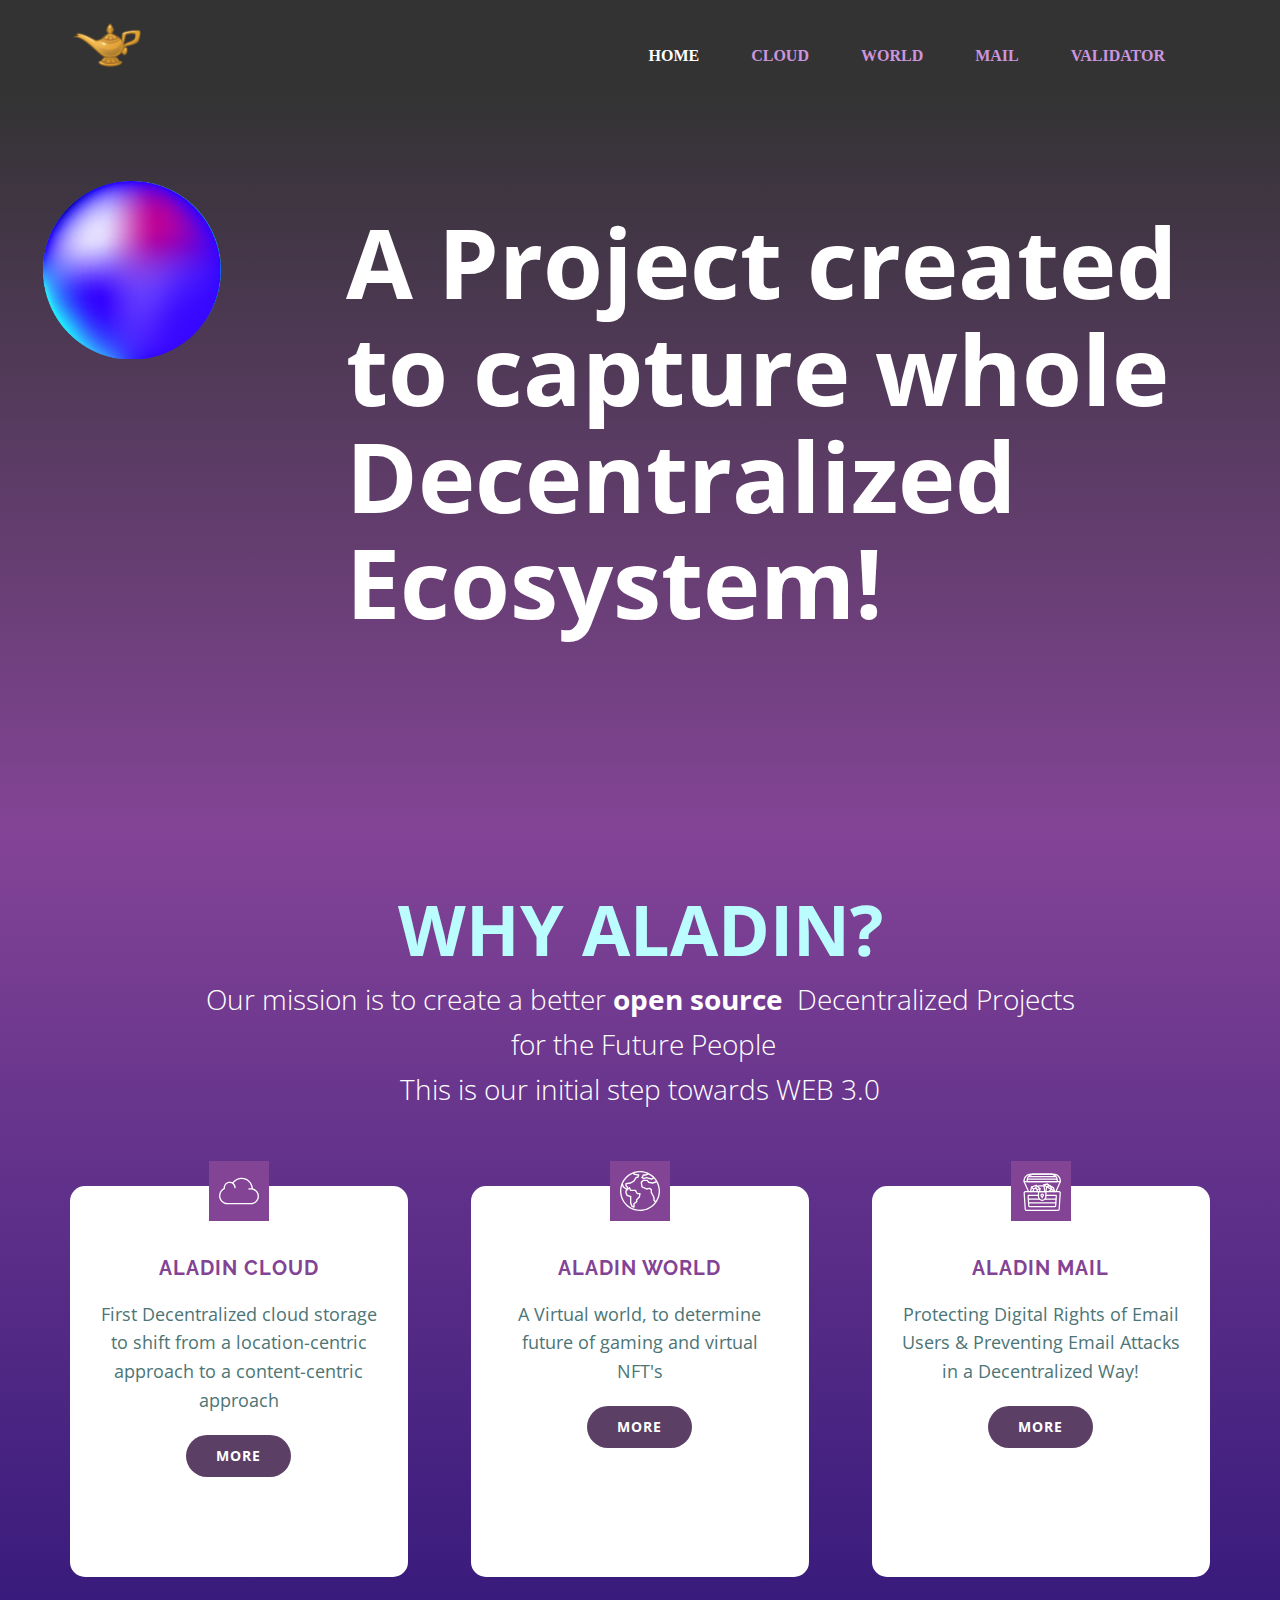
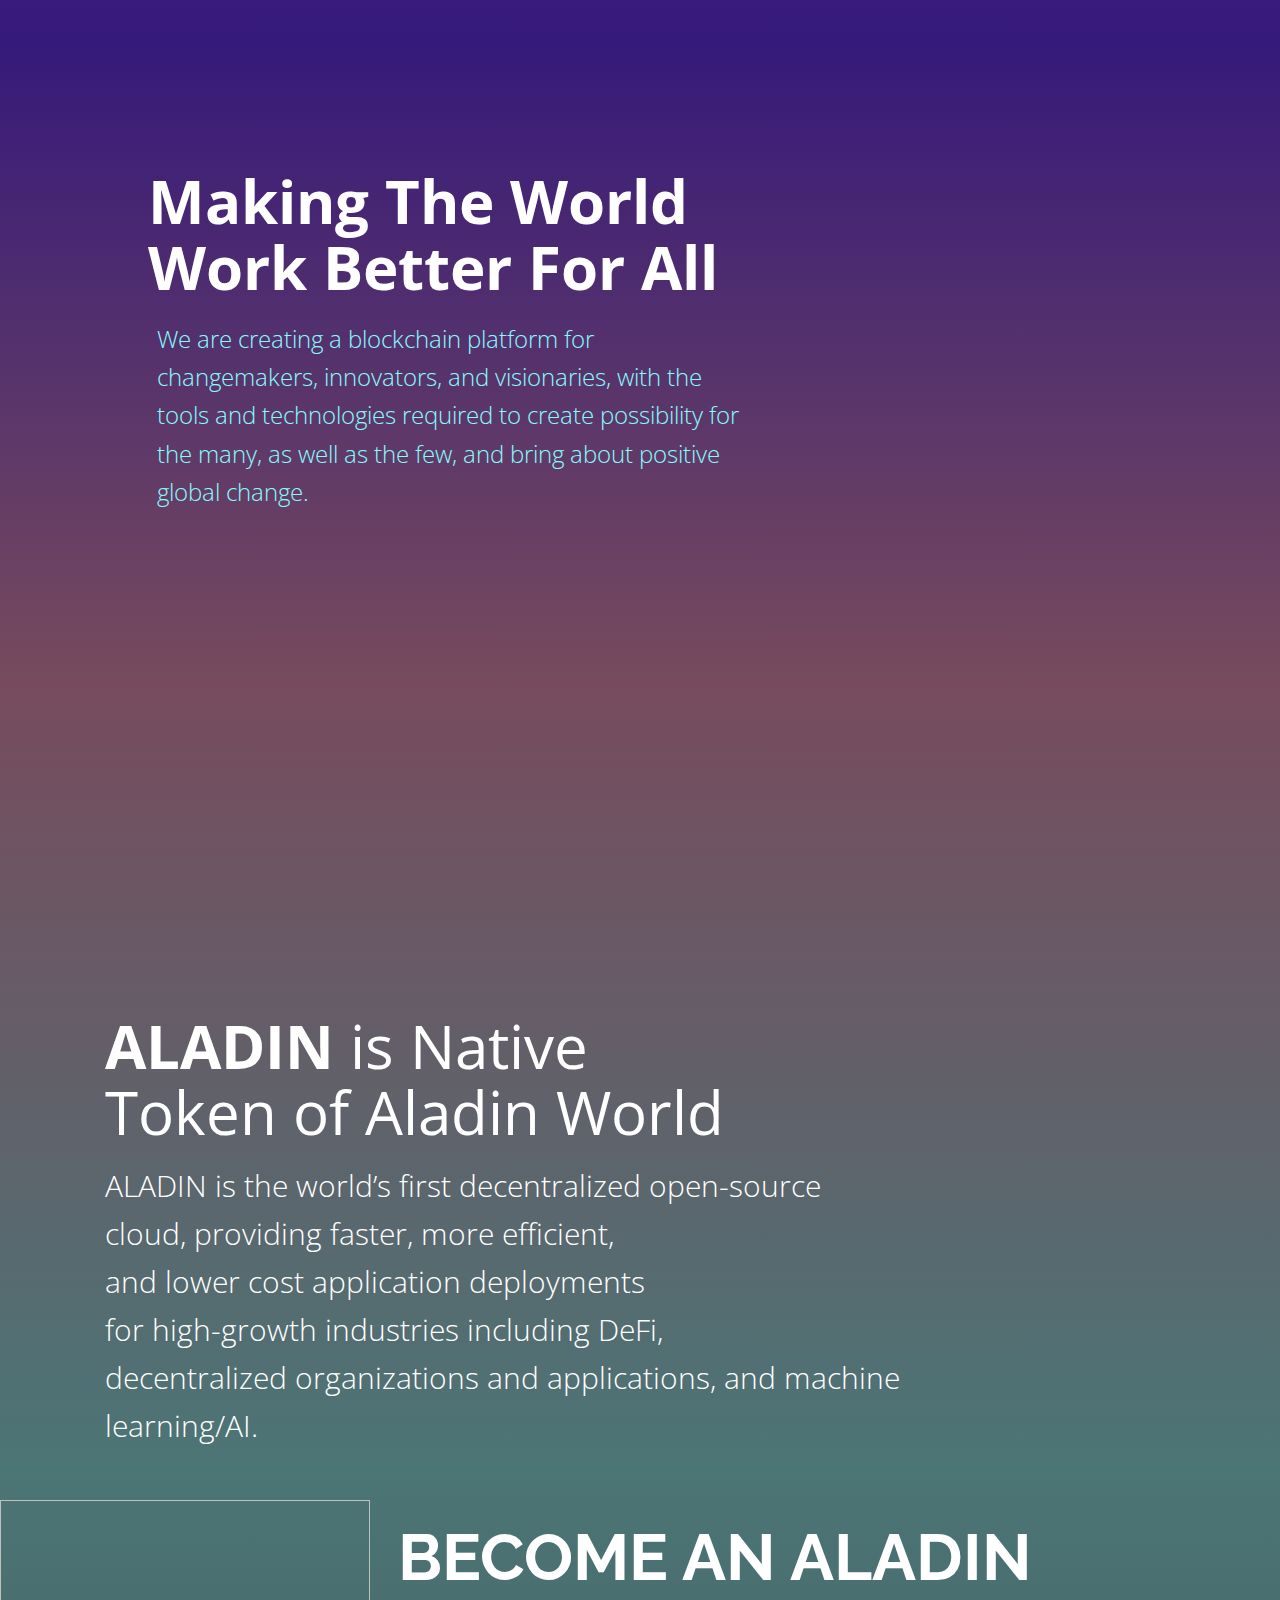
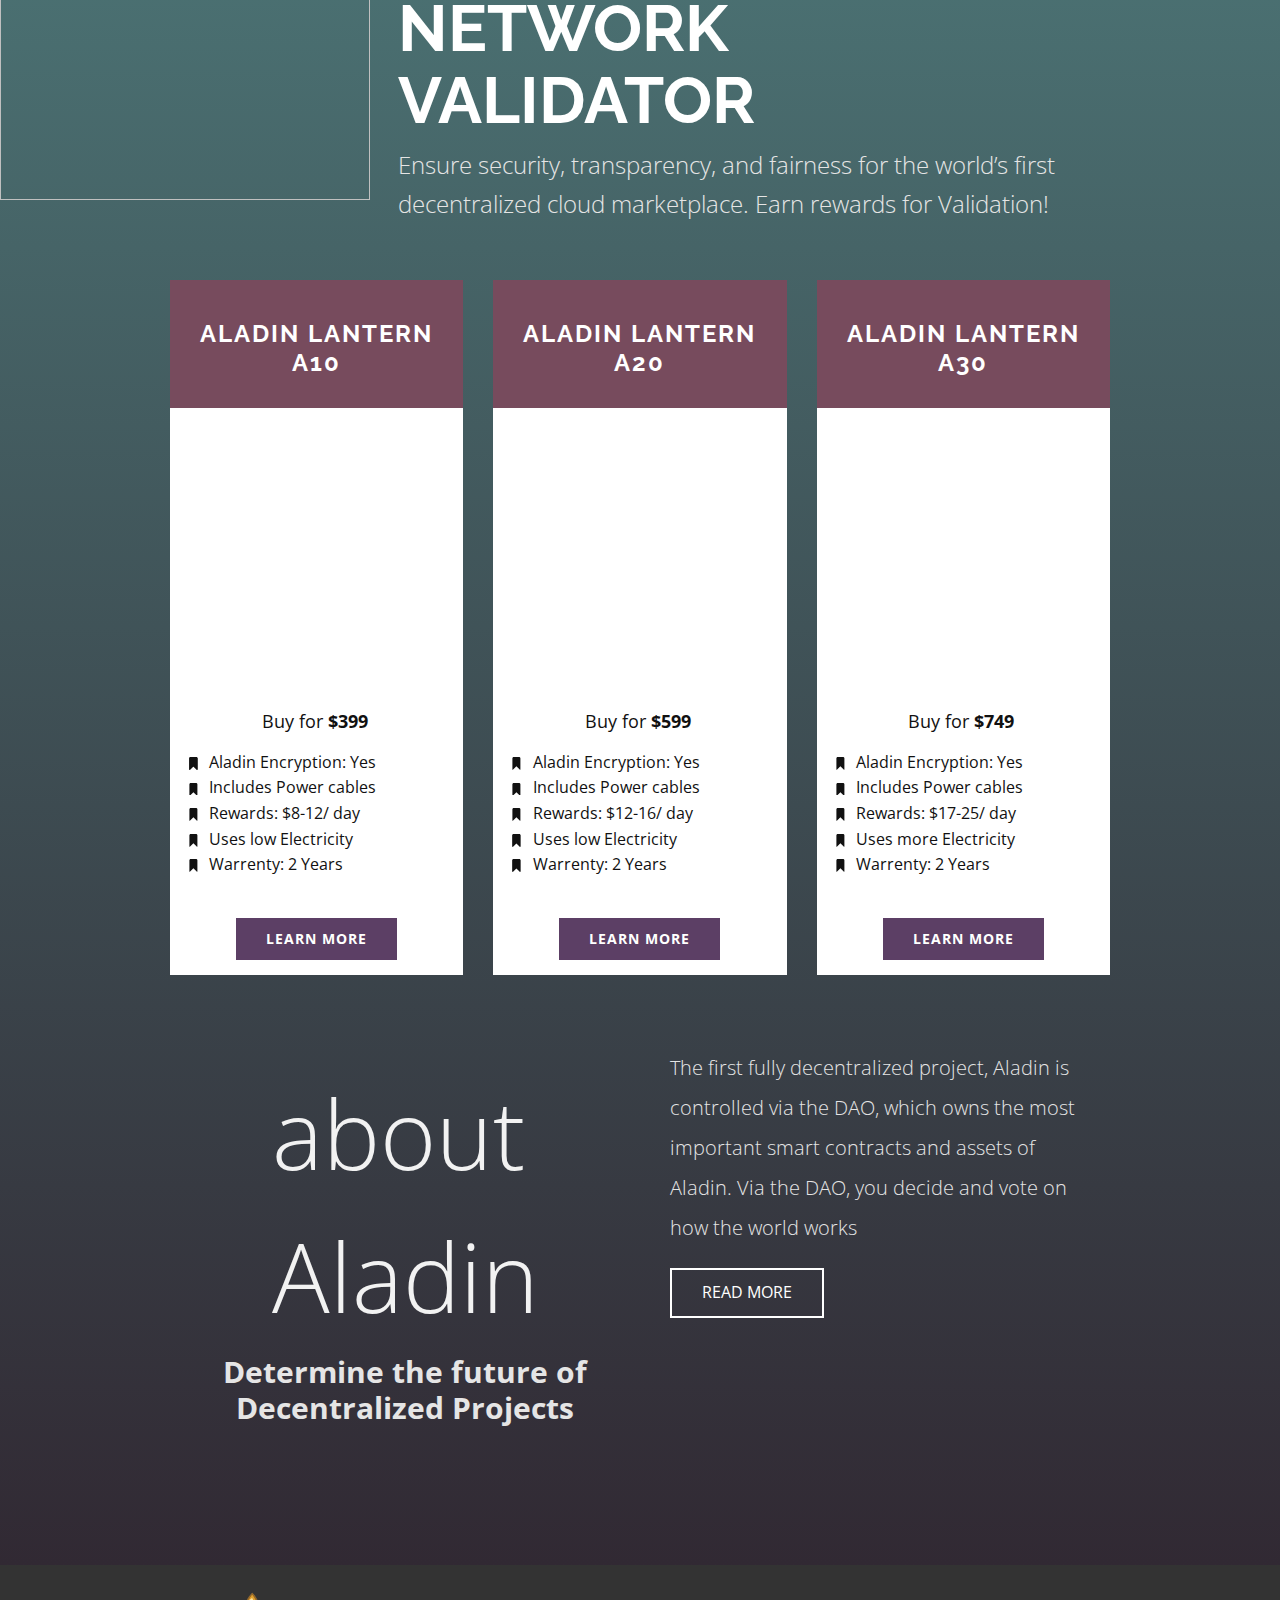
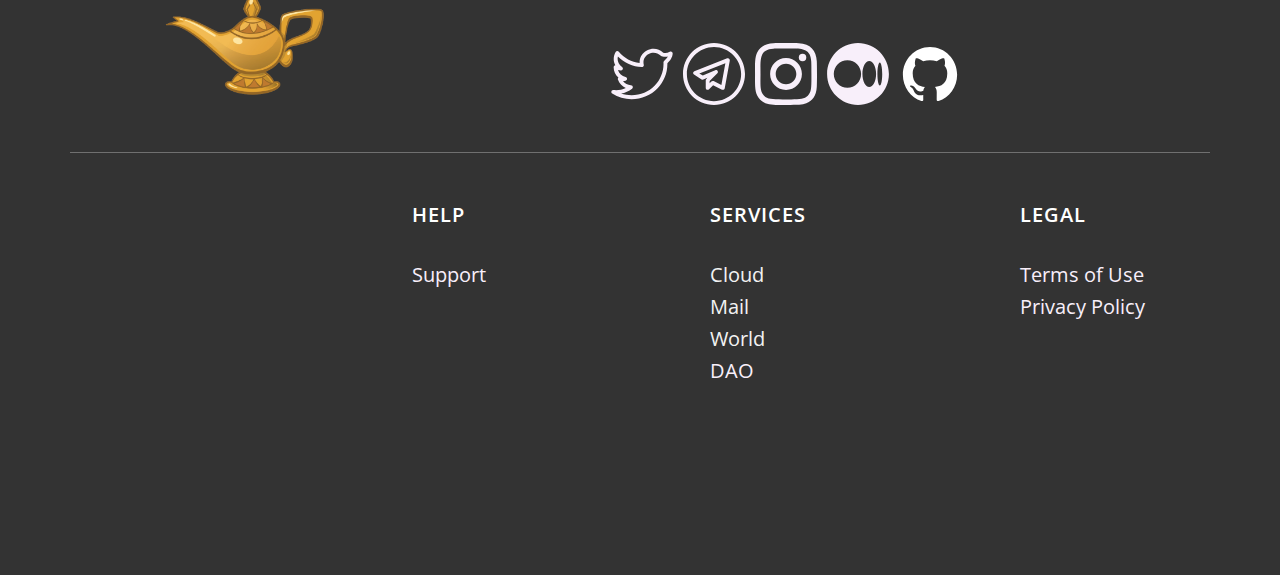
<file: index.html>
<!DOCTYPE html>
<html style="font-size: 16px;"><head>
    <meta name="viewport" content="width=device-width, initial-scale=1.0">
    <meta charset="utf-8">
    <meta name="keywords" content="Aladin token, Aladin cloud, Aladin world, aladin world token, aladin cloud token, aladin validator, aladin lantern machine, aladin mining machines">
    <meta name="description" content="​A Decentralized Project that changes Cloud Deployment​ and building Virtual World for the future of Blockchain">
    <meta name="page_type" content="np-template-header-footer-from-plugin">
    <title>Aladin - Decentralized Cloud and World</title>
    <link rel="stylesheet" href="nicepage.css" media="screen">
<link rel="stylesheet" href="HOME.css" media="screen">
    <script class="u-script" type="text/javascript" src="jquery.js" defer=""></script>
    <script class="u-script" type="text/javascript" src="nicepage.js" defer=""></script>
    <meta name="generator" content="Aladin">
    <meta property="og:title" content="Aladin - Decentralized Cloud and World">
    <meta property="og:description" content="​A Decentralized Project that changes Cloud Deployment​ and building Virtual World for the future of Blockchain">
    <meta property="og:image" content="images/aladin_world_logo-transparent1.png">
    <link rel="icon" href="images/favicon.png">
    <link id="u-theme-google-font" rel="stylesheet" href="https://fonts.googleapis.com/css?family=Open+Sans:300,300i,400,400i,600,600i,700,700i,800,800i">
    <link id="u-page-google-font" rel="stylesheet" href="https://fonts.googleapis.com/css?family=Raleway:100,100i,200,200i,300,300i,400,400i,500,500i,600,600i,700,700i,800,800i,900,900i">
    
    
    
    
    
    
    <script type="application/ld+json">{
		"@context": "http://schema.org",
		"@type": "Organization",
		"name": "Aladin World",
		"logo": "images/aladin_world_logo-transparent.png",
		"sameAs": [
				"https://twitter.com/aladin_world",
				"https://t.me/aladinworld",
				"https://www.instagram.com/aladin.world.official/",
				"https://aladincloud.medium.com/",
				"https://github.com/Aladinworld/"
		]
}</script>
    <meta name="theme-color" content="#834496">
    <meta name="twitter:site" content="@">
    <meta name="twitter:card" content="summary_large_image">
    <meta name="twitter:title" content="Aladin - Decentralized Cloud and World">
    <meta name="twitter:description" content="Aladin World">
    <meta property="og:type" content="website">
  </head>
  <body data-home-page="HOME.html" data-home-page-title="HOME" class="u-body"><header class="u-clearfix u-grey-80 u-header u-header" id="sec-edd5"><div class="u-clearfix u-sheet u-valign-bottom-lg u-valign-bottom-md u-valign-bottom-xl u-sheet-1">
        <a href="#" class="u-image u-logo u-image-1" src="" data-image-width="600" data-image-height="416">
          <img src="images/aladin_world_logo-transparent.png" class="u-logo-image u-logo-image-1">
        </a>
        <nav class="u-align-left u-menu u-menu-dropdown u-nav-spacing-25 u-offcanvas u-menu-1">
          <div class="menu-collapse" style="font-size: 1rem; letter-spacing: 0px; font-weight: 700;">
            <a class="u-button-style u-custom-active-border-color u-custom-border u-custom-border-color u-custom-borders u-custom-hover-border-color u-custom-left-right-menu-spacing u-custom-padding-bottom u-custom-text-active-color u-custom-text-color u-custom-text-hover-color u-custom-top-bottom-menu-spacing u-nav-link" href="#" style="padding: 8px; font-size: calc(1em + 16px);">
              <svg class="u-svg-link" preserveAspectRatio="xMidYMin slice" viewBox="0 0 302 302" style="undefined"><use xmlns:xlink="http://www.w3.org/1999/xlink" xlink:href="#svg-7b92"></use></svg>
              <svg xmlns="http://www.w3.org/2000/svg" xmlns:xlink="http://www.w3.org/1999/xlink" version="1.1" id="svg-7b92" x="0px" y="0px" viewBox="0 0 302 302" style="enable-background:new 0 0 302 302;" xml:space="preserve" class="u-svg-content"><g><rect y="36" width="302" height="30"></rect><rect y="236" width="302" height="30"></rect><rect y="136" width="302" height="30"></rect>
</g><g></g><g></g><g></g><g></g><g></g><g></g><g></g><g></g><g></g><g></g><g></g><g></g><g></g><g></g><g></g></svg>
            </a>
          </div>
          <div class="u-custom-menu u-nav-container">
            <ul class="u-nav u-spacing-20 u-unstyled u-nav-1"><li class="u-nav-item"><a class="u-border-active-palette-1-base u-border-hover-palette-1-base u-button-style u-nav-link u-text-active-white u-text-hover-palette-1-dark-1 u-text-palette-1-light-1" href="HOME.html" style="padding: 28px 16px;">HOME</a>
</li><li class="u-nav-item"><a class="u-border-active-palette-1-base u-border-hover-palette-1-base u-button-style u-nav-link u-text-active-white u-text-hover-palette-1-dark-1 u-text-palette-1-light-1" href="https://cloud.aladin.world/" target="_blank" style="padding: 28px 16px;">CLOUD</a>
</li><li class="u-nav-item"><a class="u-border-active-palette-1-base u-border-hover-palette-1-base u-button-style u-nav-link u-text-active-white u-text-hover-palette-1-dark-1 u-text-palette-1-light-1" href="WORLD.html" style="padding: 28px 16px;">WORLD</a>
</li><li class="u-nav-item"><a class="u-border-active-palette-1-base u-border-hover-palette-1-base u-button-style u-nav-link u-text-active-white u-text-hover-palette-1-dark-1 u-text-palette-1-light-1" href="https://mail.aladin.world/" target="_blank" style="padding: 28px 16px;">MAIL</a>
</li><li class="u-nav-item"><a class="u-border-active-palette-1-base u-border-hover-palette-1-base u-button-style u-nav-link u-text-active-white u-text-hover-palette-1-dark-1 u-text-palette-1-light-1" href="VALIDATOR.html" style="padding: 28px 16px;">VALIDATOR</a>
</li></ul>
          </div>
          <div class="u-custom-menu u-nav-container-collapse">
            <div class="u-align-center u-black u-container-style u-inner-container-layout u-opacity u-opacity-95 u-sidenav">
              <div class="u-inner-container-layout u-sidenav-overflow">
                <div class="u-menu-close"></div>
                <ul class="u-align-center u-nav u-popupmenu-items u-unstyled u-nav-2"><li class="u-nav-item"><a class="u-button-style u-nav-link" href="HOME.html" style="padding: 28px 16px;">HOME</a>
</li><li class="u-nav-item"><a class="u-button-style u-nav-link" href="https://cloud.aladin.world/" target="_blank" style="padding: 28px 16px;">CLOUD</a>
</li><li class="u-nav-item"><a class="u-button-style u-nav-link" href="WORLD.html" style="padding: 28px 16px;">WORLD</a>
</li><li class="u-nav-item"><a class="u-button-style u-nav-link" href="https://mail.aladin.world/" target="_blank" style="padding: 28px 16px;">MAIL</a>
</li><li class="u-nav-item"><a class="u-button-style u-nav-link" href="VALIDATOR.html" style="padding: 28px 16px;">VALIDATOR</a>
</li></ul>
              </div>
            </div>
            <div class="u-black u-menu-overlay u-opacity u-opacity-70"></div>
          </div>
        </nav>
      </div></header> 
    <section class="u-clearfix u-gradient u-section-1" id="sec-bceb">
      <div class="u-clearfix u-sheet u-valign-middle-sm u-valign-middle-xs u-sheet-1">
        <div class="u-container-style u-expanded-width-lg u-expanded-width-md u-expanded-width-sm u-expanded-width-xs u-group u-group-1">
          <div class="u-container-layout u-container-layout-1">
            <h1 class="u-text u-text-body-alt-color u-title u-text-1"><b>A Project created to capture whole</b>
              <br>Decentralized Ecosystem!
            </h1>
          </div>
        </div>
        <img alt="" class="u-hidden-md u-hidden-sm u-hidden-xs u-image u-image-default lazyload u-image-1" data-animation-name="rollIn" data-animation-duration="1000" data-animation-direction="" data-src="images/circlegradient2.png">
      </div>
    </section>
    <section class="u-align-center u-clearfix u-gradient u-section-2" id="carousel_df9a">
      <div class="u-clearfix u-sheet u-valign-middle-lg u-valign-middle-md u-valign-middle-sm u-valign-middle-xl u-sheet-1">
        <h1 class="u-text u-text-default u-text-palette-2-light-2 u-text-1">WHY ALADIN?</h1>
        <p class="u-text u-text-default u-text-white u-text-2">Our mission is to create a better <span class="u-text-body-alt-color" style="font-weight: 700;">open source&nbsp;</span> Decentralized Projects<br>&nbsp;for the Future People<br> This is our initial step towards WEB 3.0
        </p>
        <div class="u-expanded-width u-list u-list-1">
          <div class="u-repeater u-repeater-1">
            <div class="u-align-center u-container-style u-list-item u-radius-15 u-repeater-item u-shape-round u-white u-list-item-1">
              <div class="u-container-layout u-similar-container u-container-layout-1"><span class="u-icon u-icon-rounded u-palette-1-base u-spacing-10 u-text-white u-icon-1"><svg class="u-svg-link" preserveAspectRatio="xMidYMin slice" viewBox="0 0 60 60" style=""><use xmlns:xlink="http://www.w3.org/1999/xlink" xlink:href="#svg-68bc"></use></svg><svg class="u-svg-content" viewBox="0 0 60 60" x="0px" y="0px" id="svg-68bc" style="enable-background:new 0 0 60 60;"><path d="M50.976,26.194C50.447,17.194,43.028,10,34.085,10c-5.43,0-10.688,2.663-13.946,7.008c-0.075-0.039-0.154-0.066-0.23-0.102
	c-0.198-0.096-0.399-0.187-0.604-0.269c-0.114-0.045-0.228-0.086-0.343-0.126c-0.203-0.071-0.409-0.134-0.619-0.191
	c-0.115-0.031-0.229-0.063-0.345-0.089c-0.225-0.051-0.455-0.09-0.687-0.125c-0.101-0.015-0.2-0.035-0.302-0.046
	C16.677,16.023,16.341,16,16,16c-4.963,0-9,4.037-9,9c0,0.127,0.008,0.252,0.016,0.377v0.004C2.857,27.649,0,32.399,0,37.154
	C0,44.237,5.762,50,12.845,50h24.508c0.104,0,0.207-0.006,0.311-0.014l0.062-0.008l0.134,0.008C37.962,49.994,38.064,50,38.169,50
	h9.803C54.604,50,60,44.604,60,37.972C60,32.483,56.173,27.56,50.976,26.194z M47.972,48h-9.803c-0.059,0-0.116-0.005-0.174-0.009
	l-0.271-0.011l-0.198,0.011C37.469,47.995,37.411,48,37.353,48H12.845C6.865,48,2,43.135,2,37.154C2,33,4.705,28.688,8.433,26.901
	L9,26.63V26c0-0.127,0.008-0.256,0.015-0.386l0.009-0.16l-0.012-0.21C9.006,25.163,9,25.082,9,25c0-3.859,3.141-7,7-7
	c0.309,0,0.614,0.027,0.917,0.067c0.078,0.01,0.156,0.023,0.233,0.036c0.267,0.044,0.53,0.102,0.789,0.177
	c0.035,0.01,0.071,0.017,0.106,0.027c0.285,0.087,0.563,0.197,0.835,0.321c0.071,0.032,0.14,0.067,0.21,0.101
	c0.24,0.119,0.475,0.249,0.702,0.396C21.719,20.373,23,22.538,23,25c0,0.553,0.447,1,1,1s1-0.447,1-1c0-2.754-1.246-5.219-3.2-6.871
	C24.667,14.379,29.388,12,34.085,12c7.745,0,14.177,6.135,14.848,13.888c-1.022-0.072-2.552-0.109-4.083,0.124
	c-0.546,0.083-0.921,0.593-0.838,1.139c0.075,0.495,0.501,0.85,0.987,0.85c0.05,0,0.101-0.004,0.151-0.012
	c2.227-0.337,4.548-0.021,4.684-0.002C54.49,28.872,58,33.161,58,37.972C58,43.501,53.501,48,47.972,48z"></path></svg></span>
                <h5 class="u-custom-font u-font-raleway u-text u-text-default u-text-palette-1-base u-text-3">ALADIN CLOUD</h5>
                <p class="u-text u-text-palette-2-dark-2 u-text-4"> First Decentralized cloud&nbsp;storage to shift from a location-centric approach to a content-centric approach</p>
                <a href="https://cloud.aladin.world/" class="u-active-palette-1-dark-1 u-border-none u-btn u-btn-round u-button-style u-hover-palette-1-dark-3 u-palette-1-dark-2 u-radius-50 u-text-active-white u-text-body-alt-color u-text-hover-white u-btn-1" target="_blank">more</a>
              </div>
            </div>
            <div class="u-align-center u-container-style u-list-item u-radius-15 u-repeater-item u-shape-round u-white u-list-item-2">
              <div class="u-container-layout u-similar-container u-container-layout-2"><span class="u-icon u-icon-rounded u-palette-1-base u-spacing-10 u-text-white u-icon-2"><svg class="u-svg-link" preserveAspectRatio="xMidYMin slice" viewBox="0 0 480.1 480.1" style=""><use xmlns:xlink="http://www.w3.org/1999/xlink" xlink:href="#svg-6efa"></use></svg><svg class="u-svg-content" viewBox="0 0 480.1 480.1" x="0px" y="0px" id="svg-6efa" style="enable-background:new 0 0 480.1 480.1;"><g><g><path d="M240.135,0.05C144.085,0.036,57.277,57.289,19.472,145.586l-2.992,0.992l1.16,3.48    c-49.776,122.766,9.393,262.639,132.159,312.415c28.673,11.626,59.324,17.594,90.265,17.577    c132.548,0.02,240.016-107.416,240.036-239.964S372.684,0.069,240.135,0.05z M428.388,361.054l-12.324-12.316V320.05    c0.014-1.238-0.26-2.462-0.8-3.576l-31.2-62.312V224.05c0-2.674-1.335-5.172-3.56-6.656l-24-16    c-1.881-1.256-4.206-1.657-6.4-1.104l-29.392,7.344l-49.368-21.184l-6.792-47.584l18.824-18.816h40.408l13.6,20.44    c1.228,1.838,3.163,3.087,5.344,3.448l48,8c1.286,0.216,2.604,0.111,3.84-0.304l44.208-14.736    C475.855,208.053,471.889,293.634,428.388,361.054z M395.392,78.882l-13.008,8.672l-36.264-7.256l-23.528-7.832    c-1.44-0.489-2.99-0.551-4.464-0.176l-29.744,7.432l-13.04-4.344l9.664-19.328h27.056c1.241,0.001,2.465-0.286,3.576-0.84    l27.68-13.84C362.382,51.32,379.918,63.952,395.392,78.882z M152.44,33.914l19.2,12.8c0.944,0.628,2.01,1.048,3.128,1.232    l38.768,6.464l-3.784,11.32l-20.2,6.744c-1.809,0.602-3.344,1.83-4.328,3.464l-22.976,38.288l-36.904,22.144l-54.4,7.768    c-3.943,0.557-6.875,3.93-6.88,7.912v24c0,2.122,0.844,4.156,2.344,5.656l13.656,13.656v13.744l-33.28-22.192l-12.072-36.216    C57.68,98.218,99.777,56.458,152.44,33.914z M129.664,296.21l-36.16-7.24l-13.44-26.808v-18.8l29.808-29.808l11.032,22.072    c1.355,2.712,4.128,4.425,7.16,4.424h51.472l21.672,36.12c1.446,2.407,4.048,3.879,6.856,3.88h22.24l-5.6,28.056l-30.288,30.288    c-1.503,1.499-2.349,3.533-2.352,5.656v20l-28.8,21.6c-2.014,1.511-3.2,3.882-3.2,6.4v28.896l-9.952-3.296l-14.048-35.136V304.05    C136.065,300.248,133.389,296.97,129.664,296.21z M105.616,419.191C30.187,362.602-1.712,264.826,25.832,174.642l6.648,19.936    c0.56,1.687,1.666,3.14,3.144,4.128l39.88,26.584l-9.096,9.104c-1.5,1.5-2.344,3.534-2.344,5.656v24    c-0.001,1.241,0.286,2.465,0.84,3.576l16,32c1.108,2.21,3.175,3.784,5.6,4.264l33.6,6.712v73.448    c-0.001,1.016,0.192,2.024,0.568,2.968l16,40c0.876,2.185,2.67,3.874,4.904,4.616l24,8c0.802,0.272,1.642,0.412,2.488,0.416    c4.418,0,8-3.582,8-8v-36l28.8-21.6c2.014-1.511,3.2-3.882,3.2-6.4v-20.688l29.656-29.656c1.115-1.117,1.875-2.54,2.184-4.088    l8-40c0.866-4.333-1.944-8.547-6.277-9.413c-0.515-0.103-1.038-0.155-1.563-0.155h-27.472l-21.672-36.12    c-1.446-2.407-4.048-3.879-6.856-3.88h-51.056l-13.744-27.576c-1.151-2.302-3.339-3.91-5.88-4.32    c-2.54-0.439-5.133,0.399-6.936,2.24l-10.384,10.344V192.05c0-2.122-0.844-4.156-2.344-5.656l-13.656-13.656v-13.752l49.136-7.016    c1.055-0.153,2.07-0.515,2.984-1.064l40-24c1.122-0.674,2.062-1.614,2.736-2.736l22.48-37.464l21.192-7.072    c2.393-0.785,4.271-2.662,5.056-5.056l8-24c1.386-4.195-0.891-8.72-5.086-10.106c-0.387-0.128-0.784-0.226-1.186-0.294    l-46.304-7.72l-8.136-5.424c50.343-16.386,104.869-14.358,153.856,5.72l-14.616,7.296h-30.112c-3.047-0.017-5.838,1.699-7.2,4.424    l-16,32c-1.971,3.954-0.364,8.758,3.59,10.729c0.337,0.168,0.685,0.312,1.042,0.431l24,8c1.44,0.489,2.99,0.551,4.464,0.176    l29.744-7.432l21.792,7.256c0.312,0.112,0.633,0.198,0.96,0.256l40,8c2.08,0.424,4.244-0.002,6.008-1.184l18.208-12.144    c8.961,9.981,17.014,20.741,24.064,32.152l-39.36,13.12l-42.616-7.104l-14.08-21.12c-1.476-2.213-3.956-3.547-6.616-3.56h-48    c-2.122,0-4.156,0.844-5.656,2.344l-24,24c-1.782,1.781-2.621,4.298-2.264,6.792l8,56c0.403,2.769,2.223,5.126,4.8,6.216l56,24    c1.604,0.695,3.394,0.838,5.088,0.408l28.568-7.144l17.464,11.664v27.72c-0.014,1.238,0.26,2.462,0.8,3.576l31.2,62.312v30.112    c0,2.122,0.844,4.156,2.344,5.656l16.736,16.744C344.921,473.383,204.549,493.415,105.616,419.191z"></path>
</g>
</g></svg></span>
                <h5 class="u-custom-font u-font-raleway u-text u-text-default u-text-palette-1-base u-text-5">ALADIN WORLD</h5>
                <p class="u-text u-text-palette-2-dark-2 u-text-6">A Virtual world, to determine future of gaming and virtual NFT's</p>
                <a href="WORLD.html" data-page-id="58585666" class="u-active-palette-1-dark-1 u-border-none u-btn u-btn-round u-button-style u-hover-palette-1-dark-3 u-palette-1-dark-2 u-radius-50 u-text-active-white u-text-body-alt-color u-text-hover-white u-btn-2">more</a>
              </div>
            </div>
            <div class="u-align-center u-container-style u-list-item u-radius-15 u-repeater-item u-shape-round u-white u-list-item-3">
              <div class="u-container-layout u-similar-container u-container-layout-3"><span class="u-icon u-icon-rounded u-palette-1-base u-spacing-10 u-text-white u-icon-3"><svg class="u-svg-link" preserveAspectRatio="xMidYMin slice" viewBox="-21 -21 682.66669 682.66669" style=""><use xmlns:xlink="http://www.w3.org/1999/xlink" xlink:href="#svg-a16d"></use></svg><svg class="u-svg-content" viewBox="-21 -21 682.66669 682.66669" id="svg-a16d"><path d="m588.042969 640h-536.085938c-16.832031-.035156-30.769531-13.078125-31.921875-29.867188l-18.488281-277.335937c-.589844-8.832031 2.507813-17.519531 8.554687-23.988281 6.054688-6.46875 14.511719-10.140625 23.371094-10.140625h573.054688c8.859375 0 17.316406 3.671875 23.371094 10.140625 6.046874 6.46875 9.144531 15.15625 8.554687 23.988281l-18.488281 277.335937c-1.152344 16.789063-15.089844 29.832032-31.921875 29.867188zm-554.570313-320c-2.957031-.003906-5.78125 1.214844-7.804687 3.367188-2.019531 2.15625-3.054688 5.054687-2.859375 8.003906l18.480468 277.335937c.371094 5.609375 5.042969 9.96875 10.667969 9.960938h536.085938c5.625.011719 10.292969-4.339844 10.667969-9.953125l18.480468-277.332032c.195313-2.949218-.839844-5.84375-2.859375-8.003906-2.023437-2.152344-4.847656-3.375-7.804687-3.371094zm0 0"></path><path d="m538.171875 576h-436.34375c-11.242187-.007812-20.558594-8.703125-21.339844-19.914062l-11.378906-170.664063c-.394531-5.898437 1.679687-11.703125 5.726563-16.011719 4.039062-4.316406 9.695312-6.757812 15.609374-6.746094h165.554688c5.890625 0 10.664062 4.777344 10.664062 10.671876 0 5.886718-4.773437 10.664062-10.664062 10.664062h-165.554688l11.382813 170.667969h436.34375l11.382813-170.667969h-165.554688c-5.890625 0-10.664062-4.777344-10.664062-10.664062 0-5.894532 4.773437-10.671876 10.664062-10.671876h165.554688c5.917968-.011718 11.574218 2.433594 15.617187 6.75 4.042969 4.3125 6.117187 10.113282 5.71875 16.015626l-11.378906 170.664062c-.785157 11.207031-10.101563 19.902344-21.339844 19.90625zm0 0"></path><path d="m629.332031 149.332031h-618.664062c-5.894531 0-10.667969-4.777343-10.667969-10.664062v-10.667969c.078125-70.660156 57.339844-127.921875 128-128h384c70.660156.078125 127.921875 57.339844 128 128v10.667969c0 5.886719-4.773438 10.664062-10.667969 10.664062zm-608-21.332031h597.335938c-.066407-58.882812-47.785157-106.601562-106.667969-106.667969h-384c-58.882812.066407-106.601562 47.785157-106.667969 106.667969zm0 0"></path><path d="m576 149.332031h-512c-5.890625 0-10.664062-4.777343-10.664062-10.664062v-21.332031c0-71.277344 54.398437-117.335938 138.664062-117.335938h256c84.265625 0 138.664062 46.058594 138.664062 117.335938v21.332031c0 5.886719-4.773437 10.664062-10.664062 10.664062zm-501.332031-21.332031h490.664062v-10.664062c0-70.789063-60.613281-96.003907-117.332031-96.003907h-256c-56.71875 0-117.332031 25.214844-117.332031 96.003907zm0 0"></path><path d="m320 469.332031c-41.214844-.042969-74.617188-33.449219-74.667969-74.664062v-85.335938c0-5.890625 4.777344-10.664062 10.667969-10.664062h128c5.890625 0 10.667969 4.773437 10.667969 10.664062v85.335938c-.050781 41.214843-33.453125 74.621093-74.667969 74.664062zm-53.335938-149.332031v74.667969c0 29.453125 23.882813 53.332031 53.335938 53.332031s53.335938-23.878906 53.335938-53.332031v-74.667969zm0 0"></path><path d="m320 405.332031c-17.671875 0-32-14.324219-32-31.996093 0-17.675782 14.328125-32.003907 32-32.003907s32 14.328125 32 32.003907c0 17.671874-14.328125 31.996093-32 31.996093zm0-42.667969c-5.890625 0-10.667969 4.777344-10.667969 10.671876 0 5.886718 4.777344 10.664062 10.667969 10.664062s10.667969-4.777344 10.667969-10.664062c0-5.894532-4.777344-10.671876-10.667969-10.671876zm0 0"></path><path d="m568.636719 106.664062h-497.273438c-5.894531 0-10.667969-4.773437-10.667969-10.664062s4.773438-10.667969 10.667969-10.667969h497.273438c5.894531 0 10.667969 4.777344 10.667969 10.667969s-4.773438 10.664062-10.667969 10.664062zm0 0"></path><path d="m543.46875 64h-446.9375c-5.886719 0-10.667969-4.777344-10.667969-10.664062 0-5.894532 4.78125-10.671876 10.667969-10.671876h446.9375c5.886719 0 10.667969 4.777344 10.667969 10.671876 0 5.886718-4.78125 10.664062-10.667969 10.664062zm0 0"></path><path d="m320 426.664062c-5.890625 0-10.667969-4.773437-10.667969-10.664062v-21.332031c0-5.894531 4.777344-10.667969 10.667969-10.667969s10.667969 4.773438 10.667969 10.667969v21.332031c0 5.890625-4.777344 10.664062-10.667969 10.664062zm0 0"></path><path d="m556.695312 448h-189.121093c-5.890625 0-10.667969-4.777344-10.667969-10.664062 0-5.894532 4.777344-10.671876 10.667969-10.671876h189.121093c5.886719 0 10.664063 4.777344 10.664063 10.671876 0 5.886718-4.777344 10.664062-10.664063 10.664062zm0 0"></path><path d="m272.425781 448h-189.121093c-5.886719 0-10.664063-4.777344-10.664063-10.664062 0-5.894532 4.777344-10.671876 10.664063-10.671876h189.121093c5.890625 0 10.667969 4.777344 10.667969 10.671876 0 5.886718-4.777344 10.664062-10.667969 10.664062zm0 0"></path><path d="m552.425781 512h-464.851562c-5.890625 0-10.667969-4.773438-10.667969-10.667969 0-5.886719 4.777344-10.664062 10.667969-10.664062h464.851562c5.890625 0 10.667969 4.777343 10.667969 10.664062 0 5.894531-4.777344 10.667969-10.667969 10.667969zm0 0"></path><path d="m398.75 235.734375c-1.210938 0-2.414062-.210937-3.550781-.621094l-.394531-.09375c-3.703126-.902343-6.644532-3.714843-7.714844-7.371093-1.070313-3.664063-.105469-7.613282 2.527344-10.375 2.632812-2.75 6.539062-3.894532 10.246093-2.992188l.703125.179688c1.035156.257812 2.042969.613281 3.007813 1.070312 5.238281 2.742188 7.289062 9.191406 4.59375 14.453125-1.824219 3.515625-5.453125 5.734375-9.417969 5.75zm0 0"></path><path d="m554.667969 320c-1.46875.003906-2.925781-.304688-4.269531-.898438-2.589844-1.128906-4.625-3.246093-5.664063-5.878906-1.027344-2.636718-.96875-5.574218.164063-8.167968l74.664062-170.664063c2.46875-5.210937 8.625-7.515625 13.910156-5.210937 5.28125 2.308593 7.773438 8.394531 5.628906 13.746093l-74.664062 170.664063c-1.695312 3.890625-5.53125 6.40625-9.769531 6.410156zm0 0"></path><path d="m238.9375 231.570312c-5.457031.007813-10.03125-4.101562-10.617188-9.515624-.585937-5.417969 3.007813-10.410157 8.328126-11.570313 38.054687-8.21875 77.21875-9.96875 115.851562-5.171875 5.804688.78125 9.898438 6.101562 9.15625 11.914062-.738281 5.8125-6.027344 9.941407-11.84375 9.25-36.203125-4.476562-72.902344-2.835937-108.5625 4.851563-.761719.164063-1.539062.25-2.3125.242187zm0 0"></path><path d="m85.332031 320c-4.242187 0-8.082031-2.507812-9.78125-6.402344l-74.667969-170.664062c-2.140624-5.351563.351563-11.433594 5.636719-13.746094 5.28125-2.304688 11.441407 0 13.90625 5.210938l74.667969 170.671874c2.351562 5.390626-.101562 11.671876-5.492188 14.03125-1.34375.59375-2.800781.902344-4.269531.898438zm0 0"></path><path d="m528.085938 312.066406c-1.910157-.003906-3.78125-.511718-5.421876-1.484375l-179.699218-106.152343c-3.714844-2.199219-5.746094-6.417969-5.136719-10.6875.605469-4.28125 3.730469-7.765626 7.910156-8.835938l51.964844-13.363281c2.742187-.71875 5.65625-.308594 8.085937 1.136719l40.695313 24.042968.152344.097656 73.515625 43.421876c2.433594 1.441406 4.199218 3.789062 4.902344 6.53125l13.367187 51.96875c.820313 3.191406.117187 6.589843-1.902344 9.191406-2.023437 2.609375-5.136719 4.132812-8.433593 4.132812zm-152.09375-112.910156 135.34375 80-5.84375-22.75-36.8125-21.738281-.234376-.140625-69.703124-41.183594zm0 0"></path><path d="m434.679688 320c-4.5.007812-8.515626-2.804688-10.050782-7.03125s-.25-8.964844 3.214844-11.835938l39.1875-32.585937-10.5625-41.15625-11.734375-6.976563c-.296875-.136718-.59375-.296874-.898437-.46875l-48.933594-28.894531c-5.078125-2.996093-6.761719-9.53125-3.769532-14.609375 2.988282-5.074218 9.53125-6.761718 14.605469-3.769531l48.171875 28.4375c.316406.148437.628906.320313.929688.492187l16.316406 9.71875c2.421875 1.433594 4.179688 3.773438 4.890625 6.5l13.328125 51.960938c1.023438 3.988281-.34375 8.210938-3.511719 10.847656l-44.371093 36.90625c-1.914063 1.589844-4.324219 2.464844-6.8125 2.464844zm0 0"></path><path d="m381.023438 320c-.679688 0-1.367188-.0625-2.039063-.191406-5.777344-1.117188-9.5625-6.707032-8.445313-12.488282l16.429688-85.125c.773438-4.039062 3.808594-7.273437 7.792969-8.308593l51.839843-13.4375c2.792969-.703125 5.746094-.292969 8.238282 1.152343l65.257812 38.601563c5.066406 3 6.753906 9.542969 3.753906 14.609375-2.996093 5.074219-9.539062 6.753906-14.613281 3.757812l-61.503906-36.375-41.097656 10.671876-15.171875 78.480468c-.960938 5.011719-5.335938 8.636719-10.441406 8.652344zm0 0"></path><path d="m363.511719 320c-5.347657-.007812-9.863281-3.96875-10.5625-9.265625l-15.144531-114.136719c-.617188-5.753906 3.464843-10.953125 9.203124-11.710937 5.734376-.761719 11.03125 3.191406 11.9375 8.90625l15.148438 114.132812c.402344 3.050781-.53125 6.121094-2.554688 8.4375-2.027343 2.3125-4.953124 3.636719-8.027343 3.636719zm0 0"></path><path d="m507.84375 320c-5.140625.003906-9.542969-3.652344-10.496094-8.695312-.945312-5.046876 1.835938-10.050782 6.621094-11.914063l20.265625-7.890625c5.460937-2.050781 11.5625.671875 13.679687 6.109375 2.125 5.4375-.515624 11.570313-5.925781 13.761719l-20.265625 7.902344c-1.238281.476562-2.550781.726562-3.878906.726562zm0 0"></path><path d="m273.714844 320c-.648438.003906-1.296875-.058594-1.9375-.179688-5.785156-1.078124-9.605469-6.640624-8.535156-12.429687l8.265624-44.714844-56.136718-47.902343-69.554688 24.53125-13.273437 71.90625c-.6875 3.75-3.324219 6.839843-6.917969 8.121093-3.589844 1.273438-7.585938.542969-10.488281-1.933593-2.902344-2.472657-4.261719-6.300782-3.574219-10.050782l14.398438-77.980468c.695312-3.75 3.339843-6.847657 6.933593-8.117188l81.171875-28.695312c3.59375-1.269532 7.59375-.523438 10.488282 1.953124l65.46875 55.882813c2.90625 2.46875 4.269531 6.308594 3.574218 10.058594l-9.375 50.769531c-.910156 5.085938-5.339844 8.785156-10.507812 8.78125zm0 0"></path><path d="m230.195312 320c-.65625 0-1.3125-.058594-1.960937-.179688-5.789063-1.078124-9.609375-6.648437-8.53125-12.4375l5.257813-28.238281-18.59375-16-23.132813 8.175781-4.492187 24.148438 6.730468 5.710938c4.488282 3.835937 5.027344 10.578124 1.191406 15.066406-3.828124 4.488281-10.570312 5.023437-15.058593 1.195312l-11.425781-9.707031c-2.382813-2.027344-3.753907-5-3.753907-8.128906.003907-.691407.0625-1.378907.179688-2.058594l6.710937-36.160156c.703125-3.75 3.347656-6.839844 6.949219-8.105469l34.769531-12.265625c3.597656-1.273437 7.601563-.523437 10.496094 1.957031l27.285156 23.46875c.695313.507813 1.324219 1.097656 1.867188 1.761719 2.042968 2.425781 2.898437 5.644531 2.332031 8.769531l-6.394531 34.347656c-.953125 5.011719-5.316406 8.648438-10.425782 8.679688zm0 0"></path><path d="m171.597656 274.667969c-2.691406 0-5.285156-1.011719-7.257812-2.835938l-35.199219-32.609375c-4.320313-4.007812-4.574219-10.753906-.570313-15.078125 4.007813-4.320312 10.757813-4.578125 15.078126-.570312l35.199218 32.605469c3.21875 2.984374 4.277344 7.632812 2.675782 11.714843-1.601563 4.082031-5.542969 6.773438-9.925782 6.773438zm0 0"></path><path d="m139.414062 320c-5.199218.003906-9.644531-3.734375-10.527343-8.859375-.878907-5.125 2.058593-10.132813 6.964843-11.867187l27.734376-9.8125c5.507812-1.800782 11.445312 1.128906 13.371093 6.597656 1.925781 5.464844-.867187 11.472656-6.289062 13.519531l-27.734375 9.8125c-1.132813.398437-2.324219.605469-3.519532.609375zm0 0"></path><path d="m236.46875 285.664062c-5.203125.007813-9.65625-3.742187-10.535156-8.871093-.875-5.132813 2.078125-10.148438 6.996094-11.867188l46.59375-16.390625c5.507812-1.800781 11.445312 1.128906 13.367187 6.597656 1.921875 5.460938-.867187 11.46875-6.289063 13.519532l-46.601562 16.402344c-1.132812.398437-2.328125.605468-3.53125.609374zm0 0"></path><path d="m211.851562 260.476562c-.441406 0-.875 0-1.324218-.070312-2.808594-.347656-5.363282-1.796875-7.097656-4.035156-1.742188-2.230469-2.523438-5.0625-2.171876-7.871094l5.75-47.113281c.707032-5.855469 6.023438-10.023438 11.878907-9.316407 5.847656.707032 10.023437 6.023438 9.316406 11.875l-5.773437 47.167969c-.652344 5.347657-5.195313 9.363281-10.578126 9.363281zm0 0"></path></svg></span>
                <h5 class="u-custom-font u-font-raleway u-text u-text-default u-text-palette-1-base u-text-7">ALADIN mail</h5>
                <p class="u-text u-text-palette-2-dark-2 u-text-8"> Protecting Digital Rights of Email Users &amp; Preventing Email Attacks in a Decentralized Way!</p>
                <a href="https://mail.aladin.world/" class="u-active-palette-1-dark-1 u-border-none u-btn u-btn-round u-button-style u-hover-palette-1-dark-3 u-palette-1-dark-2 u-radius-50 u-text-active-white u-text-body-alt-color u-text-hover-white u-btn-3" target="_blank">more</a>
              </div>
            </div>
          </div>
        </div>
      </div>
    </section>
    <section class="u-clearfix u-gradient u-section-3" id="sec-e50a">
      <div class="u-clearfix u-sheet u-valign-middle-xs u-sheet-1">
        <img alt="" class="u-hidden-md u-hidden-sm u-hidden-xs u-image u-image-default lazyload u-image-1" data-animation-name="lightSpeedIn" data-animation-duration="1000" data-animation-direction="" data-animation-delay="0" data-image-width="441" data-image-height="566" data-href="DAO.html" data-page-id="1952107857" data-src="images/AladinTokenGeneImage.png">
        <div class="u-container-style u-expanded-width-sm u-expanded-width-xs u-group u-group-1">
          <div class="u-container-layout u-container-layout-1">
            <h2 class="u-text u-text-white u-text-1"> Making The World Work Better For All</h2>
            <p class="u-text u-text-2">
              <span class="u-text-palette-2-light-1" style="font-size: 1.5rem;"> We are creating a blockchain platform for changemakers, innovators, and visionaries, with the tools and technologies required to create possibility for the many, as well as the few, and bring about positive global change. </span>
              <br>
            </p>
          </div>
        </div>
      </div>
    </section>
    <section class="u-clearfix u-gradient u-section-4" id="carousel_b746">
      <div class="u-clearfix u-sheet u-sheet-1">
        <div alt="" class="u-border-no-bottom u-border-no-left u-border-no-right u-border-no-top u-image u-image-circle lazyload u-image-1" data-image-width="500" data-image-height="500" data-animation-name="pulse" data-animation-duration="1000" data-animation-direction="" data-bg="url(&quot;images/aladincoinlogo.png&quot;)"></div>
        <h1 class="u-text u-text-default-lg u-text-default-md u-text-default-sm u-text-default-xl u-text-white u-text-1">ALADIN <span style="font-weight: 400;">is Native<br>Token of Aladin World
          </span>
        </h1>
        <p class="u-text u-text-white u-text-2"> ALADIN is the world’s first decentralized open-source<br>cloud, providing faster,&nbsp;more efficient,&nbsp;<br>and lower cost application deployments<br>for high-growth industries including DeFi,&nbsp;<br>decentralized organizations and applications, and machine learning/AI.
        </p>
      </div>
    </section>
    <section class="u-align-center u-clearfix u-gradient u-valign-middle-xs u-section-5" id="sec-ab60">
      <img class="u-hidden-md u-hidden-sm u-hidden-xs u-image u-image-default lazyload u-image-1" alt="" data-image-width="370" data-image-height="300" data-src="images/Aladingenedancinggif1.gif">
      <h1 class="u-align-center-sm u-align-center-xs u-align-left-xl u-align-right-lg u-align-right-md u-custom-font u-font-raleway u-text u-text-white u-text-1"> BECOME AN ALADIN NETWORK&nbsp;<br>VALIDATOR
      </h1>
      <p class="u-align-center-sm u-align-center-xs u-align-left-lg u-align-left-md u-align-left-xl u-text u-text-grey-10 u-text-2"> Ensure security, transparency, and fairness for the world’s first decentralized cloud marketplace. Earn rewards for Validation!</p>
      <div class="u-list u-list-1">
        <div class="u-repeater u-repeater-1">
          <div class="u-container-style u-list-item u-repeater-item u-white u-list-item-1">
            <div class="u-container-layout u-similar-container u-valign-top-sm u-valign-top-xs u-container-layout-1">
              <div class="u-align-center u-container-style u-expanded-width u-group u-palette-3-dark-2 u-group-1">
                <div class="u-container-layout u-valign-bottom u-container-layout-2">
                  <h3 class="u-custom-font u-font-raleway u-text u-text-3">ALadin lantern A10</h3>
                </div>
              </div>
              <img class="u-expanded-width-lg u-expanded-width-md u-expanded-width-sm u-expanded-width-xs u-image lazyload u-image-2" data-image-width="800" data-image-height="800" data-src="images/Hf352cd37d13b426d87adcc5562fc557dU11.jpg">
              <div class="u-container-style u-expanded-width-lg u-expanded-width-md u-expanded-width-xl u-group u-group-2">
                <div class="u-container-layout u-container-layout-3">
                  <p class="u-align-center u-text u-text-4">Buy for <span style="font-weight: 700;">$399</span>
                  </p>
                  <ul class="u-align-left u-custom-list u-text u-text-5">
                    <li>
                      <div class="class u-list-icon">
                        <svg xmlns="http://www.w3.org/2000/svg" xmlns:xlink="http://www.w3.org/1999/xlink" version="1.1" xml:space="preserve" class="u-svg-content" viewBox="0 0 512.019 512.019" x="0px" y="0px" id="svg-b379"><path fill="currentColor" d="M362.676,0H149.343C119.888,0,96.01,23.878,96.01,53.333v448 c-0.011,5.891,4.757,10.675,10.648,10.686c2.84,0.005,5.565-1.123,7.571-3.134L256.01,367.083l141.781,141.781 c4.16,4.171,10.914,4.179,15.085,0.019c2.006-2.001,3.133-4.717,3.134-7.55v-448C416.01,23.878,392.131,0,362.676,0z"></path></svg>
                      </div>
                    </li>
                    <li>
                      <div class="class u-list-icon">
                        <svg xmlns="http://www.w3.org/2000/svg" xmlns:xlink="http://www.w3.org/1999/xlink" version="1.1" xml:space="preserve" class="u-svg-content" viewBox="0 0 512.019 512.019" x="0px" y="0px" id="svg-b379"><path fill="currentColor" d="M362.676,0H149.343C119.888,0,96.01,23.878,96.01,53.333v448 c-0.011,5.891,4.757,10.675,10.648,10.686c2.84,0.005,5.565-1.123,7.571-3.134L256.01,367.083l141.781,141.781 c4.16,4.171,10.914,4.179,15.085,0.019c2.006-2.001,3.133-4.717,3.134-7.55v-448C416.01,23.878,392.131,0,362.676,0z"></path></svg>
                      </div>
                    </li>
                    <li></li>
                    <li>
                      <div class="class u-list-icon">
                        <svg xmlns="http://www.w3.org/2000/svg" xmlns:xlink="http://www.w3.org/1999/xlink" version="1.1" xml:space="preserve" class="u-svg-content" viewBox="0 0 512.019 512.019" x="0px" y="0px" id="svg-b379"><path fill="currentColor" d="M362.676,0H149.343C119.888,0,96.01,23.878,96.01,53.333v448 c-0.011,5.891,4.757,10.675,10.648,10.686c2.84,0.005,5.565-1.123,7.571-3.134L256.01,367.083l141.781,141.781 c4.16,4.171,10.914,4.179,15.085,0.019c2.006-2.001,3.133-4.717,3.134-7.55v-448C416.01,23.878,392.131,0,362.676,0z"></path></svg>
                      </div>Aladin Encryption: Yes
                    </li>
                    <li>
                      <div class="class u-list-icon">
                        <svg xmlns="http://www.w3.org/2000/svg" xmlns:xlink="http://www.w3.org/1999/xlink" version="1.1" xml:space="preserve" class="u-svg-content" viewBox="0 0 512.019 512.019" x="0px" y="0px" id="svg-b379"><path fill="currentColor" d="M362.676,0H149.343C119.888,0,96.01,23.878,96.01,53.333v448 c-0.011,5.891,4.757,10.675,10.648,10.686c2.84,0.005,5.565-1.123,7.571-3.134L256.01,367.083l141.781,141.781 c4.16,4.171,10.914,4.179,15.085,0.019c2.006-2.001,3.133-4.717,3.134-7.55v-448C416.01,23.878,392.131,0,362.676,0z"></path></svg>
                      </div>Includes Power cables<br>
                    </li>
                    <li>
                      <div class="class u-list-icon">
                        <svg xmlns="http://www.w3.org/2000/svg" xmlns:xlink="http://www.w3.org/1999/xlink" version="1.1" xml:space="preserve" class="u-svg-content" viewBox="0 0 512.019 512.019" x="0px" y="0px" id="svg-b379"><path fill="currentColor" d="M362.676,0H149.343C119.888,0,96.01,23.878,96.01,53.333v448 c-0.011,5.891,4.757,10.675,10.648,10.686c2.84,0.005,5.565-1.123,7.571-3.134L256.01,367.083l141.781,141.781 c4.16,4.171,10.914,4.179,15.085,0.019c2.006-2.001,3.133-4.717,3.134-7.55v-448C416.01,23.878,392.131,0,362.676,0z"></path></svg>
                      </div>Rewards: $8-12/ day
                    </li>
                    <li>
                      <div class="class u-list-icon">
                        <svg xmlns="http://www.w3.org/2000/svg" xmlns:xlink="http://www.w3.org/1999/xlink" version="1.1" xml:space="preserve" class="u-svg-content" viewBox="0 0 512.019 512.019" x="0px" y="0px" id="svg-b379"><path fill="currentColor" d="M362.676,0H149.343C119.888,0,96.01,23.878,96.01,53.333v448 c-0.011,5.891,4.757,10.675,10.648,10.686c2.84,0.005,5.565-1.123,7.571-3.134L256.01,367.083l141.781,141.781 c4.16,4.171,10.914,4.179,15.085,0.019c2.006-2.001,3.133-4.717,3.134-7.55v-448C416.01,23.878,392.131,0,362.676,0z"></path></svg>
                      </div>
                    </li>
                    <li>Uses low Electricity</li>
                    <li>
                      <div class="class u-list-icon">
                        <svg xmlns="http://www.w3.org/2000/svg" xmlns:xlink="http://www.w3.org/1999/xlink" version="1.1" xml:space="preserve" class="u-svg-content" viewBox="0 0 512.019 512.019" x="0px" y="0px" id="svg-b379"><path fill="currentColor" d="M362.676,0H149.343C119.888,0,96.01,23.878,96.01,53.333v448 c-0.011,5.891,4.757,10.675,10.648,10.686c2.84,0.005,5.565-1.123,7.571-3.134L256.01,367.083l141.781,141.781 c4.16,4.171,10.914,4.179,15.085,0.019c2.006-2.001,3.133-4.717,3.134-7.55v-448C416.01,23.878,392.131,0,362.676,0z"></path></svg>
                      </div>
                    </li>
                    <li>Warrenty: 2 Years</li>
                  </ul>
                  <a href="VALIDATOR.html" data-page-id="711027712" class="u-btn u-btn-rectangle u-button-style u-palette-1-dark-2 u-btn-1">learn more</a>
                </div>
              </div>
            </div>
          </div>
          <div class="u-container-style u-list-item u-repeater-item u-white u-list-item-2">
            <div class="u-container-layout u-similar-container u-valign-top-sm u-valign-top-xs u-container-layout-4">
              <div class="u-align-center u-container-style u-expanded-width u-group u-palette-3-dark-2 u-video-cover u-group-3">
                <div class="u-container-layout u-valign-bottom u-container-layout-5">
                  <h3 class="u-custom-font u-font-raleway u-text u-text-6">aladin lantern a20<br>
                  </h3>
                </div>
              </div>
              <img class="u-expanded-width-lg u-expanded-width-md u-expanded-width-sm u-expanded-width-xs u-image lazyload u-image-3" data-image-width="800" data-image-height="800" data-src="images/qqq3.jpg">
              <div class="u-container-style u-expanded-width-lg u-expanded-width-md u-expanded-width-xl u-group u-video-cover u-group-4">
                <div class="u-container-layout u-container-layout-6">
                  <p class="u-align-center u-text u-text-7">Buy for&nbsp;<b>$599</b>
                  </p>
                  <ul class="u-align-left u-custom-list u-text u-text-8">
                    <li>
                      <div class="class u-list-icon">
                        <svg xmlns="http://www.w3.org/2000/svg" xmlns:xlink="http://www.w3.org/1999/xlink" version="1.1" xml:space="preserve" class="u-svg-content" viewBox="0 0 512.019 512.019" x="0px" y="0px" id="svg-0d13"><path fill="currentColor" d="M362.676,0H149.343C119.888,0,96.01,23.878,96.01,53.333v448 c-0.011,5.891,4.757,10.675,10.648,10.686c2.84,0.005,5.565-1.123,7.571-3.134L256.01,367.083l141.781,141.781 c4.16,4.171,10.914,4.179,15.085,0.019c2.006-2.001,3.133-4.717,3.134-7.55v-448C416.01,23.878,392.131,0,362.676,0z"></path></svg>
                      </div>Aladin Encryption: Yes<br>
                    </li>
                    <li>
                      <div class="class u-list-icon">
                        <svg xmlns="http://www.w3.org/2000/svg" xmlns:xlink="http://www.w3.org/1999/xlink" version="1.1" xml:space="preserve" class="u-svg-content" viewBox="0 0 512.019 512.019" x="0px" y="0px" id="svg-0d13"><path fill="currentColor" d="M362.676,0H149.343C119.888,0,96.01,23.878,96.01,53.333v448 c-0.011,5.891,4.757,10.675,10.648,10.686c2.84,0.005,5.565-1.123,7.571-3.134L256.01,367.083l141.781,141.781 c4.16,4.171,10.914,4.179,15.085,0.019c2.006-2.001,3.133-4.717,3.134-7.55v-448C416.01,23.878,392.131,0,362.676,0z"></path></svg>
                      </div> Includes Power cables
                    </li>
                    <li>
                      <div class="class u-list-icon">
                        <svg xmlns="http://www.w3.org/2000/svg" xmlns:xlink="http://www.w3.org/1999/xlink" version="1.1" xml:space="preserve" class="u-svg-content" viewBox="0 0 512.019 512.019" x="0px" y="0px" id="svg-0d13"><path fill="currentColor" d="M362.676,0H149.343C119.888,0,96.01,23.878,96.01,53.333v448 c-0.011,5.891,4.757,10.675,10.648,10.686c2.84,0.005,5.565-1.123,7.571-3.134L256.01,367.083l141.781,141.781 c4.16,4.171,10.914,4.179,15.085,0.019c2.006-2.001,3.133-4.717,3.134-7.55v-448C416.01,23.878,392.131,0,362.676,0z"></path></svg>
                      </div>Rewards: $12-16/ day<br>
                    </li>
                    <li>
                      <div class="class u-list-icon">
                        <svg xmlns="http://www.w3.org/2000/svg" xmlns:xlink="http://www.w3.org/1999/xlink" version="1.1" xml:space="preserve" class="u-svg-content" viewBox="0 0 512.019 512.019" x="0px" y="0px" id="svg-0d13"><path fill="currentColor" d="M362.676,0H149.343C119.888,0,96.01,23.878,96.01,53.333v448 c-0.011,5.891,4.757,10.675,10.648,10.686c2.84,0.005,5.565-1.123,7.571-3.134L256.01,367.083l141.781,141.781 c4.16,4.171,10.914,4.179,15.085,0.019c2.006-2.001,3.133-4.717,3.134-7.55v-448C416.01,23.878,392.131,0,362.676,0z"></path></svg>
                      </div>
                      <div class="class u-list-icon">
                        <svg xmlns="http://www.w3.org/2000/svg" xmlns:xlink="http://www.w3.org/1999/xlink" version="1.1" xml:space="preserve" class="u-svg-content" viewBox="0 0 512.019 512.019" x="0px" y="0px" id="svg-0d13"><path fill="currentColor" d="M362.676,0H149.343C119.888,0,96.01,23.878,96.01,53.333v448 c-0.011,5.891,4.757,10.675,10.648,10.686c2.84,0.005,5.565-1.123,7.571-3.134L256.01,367.083l141.781,141.781 c4.16,4.171,10.914,4.179,15.085,0.019c2.006-2.001,3.133-4.717,3.134-7.55v-448C416.01,23.878,392.131,0,362.676,0z"></path></svg>
                      </div> Uses low Electricity 
                    </li>
                    <li>
                      <div class="class u-list-icon">
                        <svg xmlns="http://www.w3.org/2000/svg" xmlns:xlink="http://www.w3.org/1999/xlink" version="1.1" xml:space="preserve" class="u-svg-content" viewBox="0 0 512.019 512.019" x="0px" y="0px" id="svg-0d13"><path fill="currentColor" d="M362.676,0H149.343C119.888,0,96.01,23.878,96.01,53.333v448 c-0.011,5.891,4.757,10.675,10.648,10.686c2.84,0.005,5.565-1.123,7.571-3.134L256.01,367.083l141.781,141.781 c4.16,4.171,10.914,4.179,15.085,0.019c2.006-2.001,3.133-4.717,3.134-7.55v-448C416.01,23.878,392.131,0,362.676,0z"></path></svg>
                      </div>
                      <div class="class u-list-icon">
                        <svg xmlns="http://www.w3.org/2000/svg" xmlns:xlink="http://www.w3.org/1999/xlink" version="1.1" xml:space="preserve" class="u-svg-content" viewBox="0 0 512.019 512.019" x="0px" y="0px" id="svg-0d13"><path fill="currentColor" d="M362.676,0H149.343C119.888,0,96.01,23.878,96.01,53.333v448 c-0.011,5.891,4.757,10.675,10.648,10.686c2.84,0.005,5.565-1.123,7.571-3.134L256.01,367.083l141.781,141.781 c4.16,4.171,10.914,4.179,15.085,0.019c2.006-2.001,3.133-4.717,3.134-7.55v-448C416.01,23.878,392.131,0,362.676,0z"></path></svg>
                      </div>Warrenty: 2 Years
                    </li>
                  </ul>
                  <a href="VALIDATOR.html" data-page-id="711027712" class="u-btn u-btn-rectangle u-button-style u-palette-1-dark-2 u-btn-2">learn more</a>
                </div>
              </div>
            </div>
          </div>
          <div class="u-container-style u-list-item u-repeater-item u-white u-list-item-3">
            <div class="u-container-layout u-similar-container u-valign-top-sm u-valign-top-xs u-container-layout-7">
              <div class="u-align-center u-container-style u-expanded-width u-group u-palette-3-dark-2 u-video-cover u-group-5">
                <div class="u-container-layout u-valign-bottom u-container-layout-8">
                  <h3 class="u-custom-font u-font-raleway u-text u-text-9">aladin lantern a30<br>
                  </h3>
                </div>
              </div>
              <img class="u-expanded-width-lg u-expanded-width-md u-expanded-width-sm u-expanded-width-xs u-image lazyload u-image-4" data-image-width="1200" data-image-height="1200" data-src="images/www3.jpg">
              <div class="u-container-style u-expanded-width-lg u-expanded-width-md u-expanded-width-xl u-group u-video-cover u-group-6">
                <div class="u-container-layout u-container-layout-9">
                  <p class="u-align-center u-text u-text-10">Buy for&nbsp;<b>$749</b>
                  </p>
                  <ul class="u-align-left u-custom-list u-text u-text-11">
                    <li>
                      <div class="class u-list-icon">
                        <svg xmlns="http://www.w3.org/2000/svg" xmlns:xlink="http://www.w3.org/1999/xlink" version="1.1" xml:space="preserve" class="u-svg-content" viewBox="0 0 512.019 512.019" x="0px" y="0px" id="svg-6c62"><path fill="currentColor" d="M362.676,0H149.343C119.888,0,96.01,23.878,96.01,53.333v448 c-0.011,5.891,4.757,10.675,10.648,10.686c2.84,0.005,5.565-1.123,7.571-3.134L256.01,367.083l141.781,141.781 c4.16,4.171,10.914,4.179,15.085,0.019c2.006-2.001,3.133-4.717,3.134-7.55v-448C416.01,23.878,392.131,0,362.676,0z"></path></svg>
                      </div>Aladin Encryption: Yes 
                    </li>
                    <li>
                      <div class="class u-list-icon">
                        <svg xmlns="http://www.w3.org/2000/svg" xmlns:xlink="http://www.w3.org/1999/xlink" version="1.1" xml:space="preserve" class="u-svg-content" viewBox="0 0 512.019 512.019" x="0px" y="0px" id="svg-6c62"><path fill="currentColor" d="M362.676,0H149.343C119.888,0,96.01,23.878,96.01,53.333v448 c-0.011,5.891,4.757,10.675,10.648,10.686c2.84,0.005,5.565-1.123,7.571-3.134L256.01,367.083l141.781,141.781 c4.16,4.171,10.914,4.179,15.085,0.019c2.006-2.001,3.133-4.717,3.134-7.55v-448C416.01,23.878,392.131,0,362.676,0z"></path></svg>
                      </div>Includes Power cables
                    </li>
                    <li>
                      <div class="class u-list-icon">
                        <svg xmlns="http://www.w3.org/2000/svg" xmlns:xlink="http://www.w3.org/1999/xlink" version="1.1" xml:space="preserve" class="u-svg-content" viewBox="0 0 512.019 512.019" x="0px" y="0px" id="svg-6c62"><path fill="currentColor" d="M362.676,0H149.343C119.888,0,96.01,23.878,96.01,53.333v448 c-0.011,5.891,4.757,10.675,10.648,10.686c2.84,0.005,5.565-1.123,7.571-3.134L256.01,367.083l141.781,141.781 c4.16,4.171,10.914,4.179,15.085,0.019c2.006-2.001,3.133-4.717,3.134-7.55v-448C416.01,23.878,392.131,0,362.676,0z"></path></svg>
                      </div>Rewards: $17-25/ day<br>
                    </li>
                    <li>
                      <div class="class u-list-icon">
                        <svg xmlns="http://www.w3.org/2000/svg" xmlns:xlink="http://www.w3.org/1999/xlink" version="1.1" xml:space="preserve" class="u-svg-content" viewBox="0 0 512.019 512.019" x="0px" y="0px" id="svg-6c62"><path fill="currentColor" d="M362.676,0H149.343C119.888,0,96.01,23.878,96.01,53.333v448 c-0.011,5.891,4.757,10.675,10.648,10.686c2.84,0.005,5.565-1.123,7.571-3.134L256.01,367.083l141.781,141.781 c4.16,4.171,10.914,4.179,15.085,0.019c2.006-2.001,3.133-4.717,3.134-7.55v-448C416.01,23.878,392.131,0,362.676,0z"></path></svg>
                      </div>Uses more Electricity
                    </li>
                    <li>
                      <div class="class u-list-icon">
                        <svg xmlns="http://www.w3.org/2000/svg" xmlns:xlink="http://www.w3.org/1999/xlink" version="1.1" xml:space="preserve" class="u-svg-content" viewBox="0 0 512.019 512.019" x="0px" y="0px" id="svg-6c62"><path fill="currentColor" d="M362.676,0H149.343C119.888,0,96.01,23.878,96.01,53.333v448 c-0.011,5.891,4.757,10.675,10.648,10.686c2.84,0.005,5.565-1.123,7.571-3.134L256.01,367.083l141.781,141.781 c4.16,4.171,10.914,4.179,15.085,0.019c2.006-2.001,3.133-4.717,3.134-7.55v-448C416.01,23.878,392.131,0,362.676,0z"></path></svg>
                      </div>Warrenty: 2 Years
                    </li>
                  </ul>
                  <a href="VALIDATOR.html" data-page-id="711027712" class="u-btn u-btn-rectangle u-button-style u-palette-1-dark-2 u-btn-3">learn more</a>
                </div>
              </div>
            </div>
          </div>
        </div>
      </div>
      <div class="u-clearfix u-layout-wrap u-layout-wrap-1">
        <div class="u-layout">
          <div class="u-layout-row">
            <div class="u-container-style u-layout-cell u-left-cell u-size-30 u-layout-cell-1">
              <div class="u-container-layout u-valign-bottom-lg u-valign-bottom-md u-valign-bottom-sm u-valign-bottom-xl u-container-layout-10">
                <h1 class="u-text u-text-default-lg u-text-default-md u-text-default-sm u-text-default-xl u-text-grey-5 u-text-12">
                  <span style="font-size: 6rem;">about</span>
                  <br>
                  <span style="font-size: 6rem;">Aladin</span>
                </h1>
                <h3 class="u-align-center u-text u-text-grey-10 u-text-13"> Determine the future of Decentralized Projects</h3>
              </div>
            </div>
            <div class="u-container-style u-layout-cell u-right-cell u-size-30 u-layout-cell-2">
              <div class="u-container-layout u-container-layout-11">
                <p class="u-text u-text-default u-text-grey-10 u-text-14"> The first fully decentralized project, Aladin is controlled via the DAO, which owns the most important smart contracts and assets of Aladin. Via the DAO, you decide and vote on how the world works</p>
                <a href="https://aladin.world/dao" class="u-border-2 u-border-white u-btn u-btn-rectangle u-button-style u-none u-btn-4" target="_blank">read more</a>
              </div>
            </div>
          </div>
        </div>
      </div>
    </section>
    
    
    <footer class="u-clearfix u-footer u-grey-80" id="sec-f2e8"><div class="u-clearfix u-sheet u-sheet-1">
        <a href="HOME.html" data-page-id="62372677" class="u-image u-logo u-image-1" data-image-width="600" data-image-height="416" title="HOME">
          <img src="images/aladin_world_logo-transparent1.png?rand=10a5" class="u-logo-image u-logo-image-1">
        </a>
        <div class="u-social-icons u-spacing-10 u-social-icons-1">
          <a class="u-social-url" title="Twitter" target="_blank" href="https://twitter.com/aladin_world"><span class="u-icon u-social-facebook u-social-icon u-text-palette-1-light-3 u-icon-1"><svg class="u-svg-link" preserveAspectRatio="xMidYMin slice" viewBox="0 0 24 24" style=""><use xmlns:xlink="http://www.w3.org/1999/xlink" xlink:href="#svg-fc91"></use></svg><svg class="u-svg-content" viewBox="0 0 24 24" id="svg-fc91"><path d="m.473 19.595c2.222 1.41 4.808 2.155 7.478 2.155 3.91 0 7.493-1.502 10.09-4.229 2.485-2.61 3.852-6.117 3.784-9.676.942-.806 2.05-2.345 2.05-3.845 0-.575-.624-.94-1.13-.647-.885.52-1.692.656-2.522.423-1.695-1.652-4.218-2-6.344-.854-1.858 1-2.891 2.83-2.798 4.83-3.139-.383-6.039-1.957-8.061-4.403-.332-.399-.962-.352-1.226.1-.974 1.668-.964 3.601-.117 5.162-.403.071-.652.41-.652.777 0 1.569.706 3.011 1.843 3.995-.212.204-.282.507-.192.777.5 1.502 1.632 2.676 3.047 3.264-1.539.735-3.241.98-4.756.794-.784-.106-1.171.948-.494 1.377zm7.683-1.914c.561-.431.263-1.329-.441-1.344-1.24-.026-2.369-.637-3.072-1.598.339-.022.69-.074 1.024-.164.761-.206.725-1.304-.048-1.459-1.403-.282-2.504-1.304-2.917-2.62.377.093.761.145 1.144.152.759.004 1.046-.969.427-1.376-1.395-.919-1.99-2.542-1.596-4.068 2.436 2.468 5.741 3.955 9.237 4.123.501.031.877-.44.767-.917-.475-2.059.675-3.502 1.91-4.167 1.222-.66 3.184-.866 4.688.712.447.471 1.955.489 2.722.31-.344.648-.873 1.263-1.368 1.609-.211.148-.332.394-.319.651.161 3.285-1.063 6.551-3.358 8.96-2.312 2.427-5.509 3.764-9.004 3.764-1.39 0-2.753-.226-4.041-.662 1.54-.298 3.003-.95 4.245-1.906z"></path></svg></span>
          </a>
          <a class="u-social-url" title="Telegram" target="_blank" href="https://t.me/aladinworld"><span class="u-icon u-social-icon u-social-twitter u-text-palette-1-light-3 u-icon-2"><svg class="u-svg-link" preserveAspectRatio="xMidYMin slice" viewBox="0 0 24 24" style=""><use xmlns:xlink="http://www.w3.org/1999/xlink" xlink:href="#svg-c9dd"></use></svg><svg class="u-svg-content" viewBox="0 0 24 24" id="svg-c9dd"><path d="m12 24c6.617 0 12-5.383 12-12s-5.383-12-12-12-12 5.383-12 12 5.383 12 12 12zm0-22.5c5.79 0 10.5 4.71 10.5 10.5s-4.71 10.5-10.5 10.5-10.5-4.71-10.5-10.5 4.71-10.5 10.5-10.5z"></path><path d="m7.896 14.155 1.568-.681-.44.441c-.141.141-.22.332-.22.53v2.935c0 .672.812.998 1.28.53l1.574-1.574 3.43 1.715c.444.222.981-.041 1.073-.537l1.957-10.761c.103-.579-.467-1.047-1.012-.833l-12.716 4.977c-.57.222-.646 1.002-.13 1.331l2.934 1.872c.21.134.475.155.702.055zm8.506-6.347-1.537 8.455-3.02-1.509c-.292-.146-.64-.085-.865.141l-.676.676v-.813l3.007-3.007c.583-.583-.073-1.545-.829-1.218l-4.817 2.09-1.354-.864z"></path></svg></span>
          </a>
          <a class="u-social-url" title="instagram" target="_blank" href="https://www.instagram.com/aladin.world.official/"><span class="u-icon u-social-icon u-social-instagram u-text-palette-1-light-3 u-icon-3"><svg class="u-svg-link" preserveAspectRatio="xMidYMin slice" viewBox="0 0 24 24" style=""><use xmlns:xlink="http://www.w3.org/1999/xlink" xlink:href="#svg-6afa"></use></svg><svg class="u-svg-content" viewBox="0 0 24 24" id="svg-6afa"><path d="m12.004 5.838c-3.403 0-6.158 2.758-6.158 6.158 0 3.403 2.758 6.158 6.158 6.158 3.403 0 6.158-2.758 6.158-6.158 0-3.403-2.758-6.158-6.158-6.158zm0 10.155c-2.209 0-3.997-1.789-3.997-3.997s1.789-3.997 3.997-3.997 3.997 1.789 3.997 3.997c.001 2.208-1.788 3.997-3.997 3.997z"></path><path d="m16.948.076c-2.208-.103-7.677-.098-9.887 0-1.942.091-3.655.56-5.036 1.941-2.308 2.308-2.013 5.418-2.013 9.979 0 4.668-.26 7.706 2.013 9.979 2.317 2.316 5.472 2.013 9.979 2.013 4.624 0 6.22.003 7.855-.63 2.223-.863 3.901-2.85 4.065-6.419.104-2.209.098-7.677 0-9.887-.198-4.213-2.459-6.768-6.976-6.976zm3.495 20.372c-1.513 1.513-3.612 1.378-8.468 1.378-5 0-7.005.074-8.468-1.393-1.685-1.677-1.38-4.37-1.38-8.453 0-5.525-.567-9.504 4.978-9.788 1.274-.045 1.649-.06 4.856-.06l.045.03c5.329 0 9.51-.558 9.761 4.986.057 1.265.07 1.645.07 4.847-.001 4.942.093 6.959-1.394 8.453z"></path><circle cx="18.406" cy="5.595" r="1.439"></circle></svg></span>
          </a>
          <a class="u-social-url" target="_blank" data-type="Medium" title="Medium" href="https://aladincloud.medium.com/"><span class="u-icon u-social-icon u-social-medium u-text-palette-1-light-3 u-icon-4"><svg class="u-svg-link" preserveAspectRatio="xMidYMin slice" viewBox="0 0 512 512" style=""><use xmlns:xlink="http://www.w3.org/1999/xlink" xlink:href="#svg-5d31"></use></svg><svg class="u-svg-content" viewBox="0 0 512 512" id="svg-5d31" style="fill-rule:evenodd;clip-rule:evenodd;stroke-linejoin:round;stroke-miterlimit:2;"><g><path d="M511.2,256C511.2,115.155 396.851,0.806 256.006,0.806L255.994,0.806C115.149,0.806 0.8,115.155 0.8,256C0.8,396.845 115.149,511.194 255.994,511.194L256.006,511.194C396.851,511.194 511.2,396.845 511.2,256ZM281.624,256.002C281.624,318.733 231.116,369.586 168.814,369.586C106.512,369.586 56,318.721 56,256.002C56,193.282 106.508,142.414 168.814,142.414C231.12,142.414 281.624,193.271 281.624,256.002ZM405.381,256.002C405.381,315.05 380.126,362.936 348.974,362.936C317.821,362.936 292.567,315.05 292.567,256.002C292.567,196.954 317.817,149.067 348.97,149.067C380.123,149.067 405.377,196.939 405.377,256.002L405.381,256.002ZM456,256.002C456,308.894 447.119,351.798 436.162,351.798C425.204,351.798 416.327,308.906 416.327,256.002C416.327,203.098 425.207,160.206 436.162,160.206C447.116,160.206 456,203.094 456,256.002Z"></path>
</g></svg></span>
          </a>
          <a class="u-social-url" target="_blank" data-type="Github" title="Github" href="https://github.com/Aladinworld/"><span class="u-icon u-social-github u-social-icon u-icon-5"><svg class="u-svg-link" preserveAspectRatio="xMidYMin slice" viewBox="0 0 512 512" style=""><use xmlns:xlink="http://www.w3.org/1999/xlink" xlink:href="#svg-927a"></use></svg><svg class="u-svg-content" viewBox="0 0 512 512" id="svg-927a" style="enable-background:new 0 0 512 512;"><style type="text/css"> .st0{fill-rule:evenodd;clip-rule:evenodd;} </style><g><path class="st0" d="M256,32C132.3,32,32,134.8,32,261.7c0,101.5,64.2,187.5,153.2,217.9c11.2,2.1,15.3-5,15.3-11.1   c0-5.5-0.2-19.9-0.3-39.1c-62.3,13.9-75.5-30.8-75.5-30.8c-10.2-26.5-24.9-33.6-24.9-33.6c-20.3-14.3,1.5-14,1.5-14   c22.5,1.6,34.3,23.7,34.3,23.7c20,35.1,52.4,25,65.2,19.1c2-14.8,7.8-25,14.2-30.7c-49.7-5.8-102-25.5-102-113.5   c0-25.1,8.7-45.6,23-61.6c-2.3-5.8-10-29.2,2.2-60.8c0,0,18.8-6.2,61.6,23.5c17.9-5.1,37-7.6,56.1-7.7c19,0.1,38.2,2.6,56.1,7.7   c42.8-29.7,61.5-23.5,61.5-23.5c12.2,31.6,4.5,55,2.2,60.8c14.3,16.1,23,36.6,23,61.6c0,88.2-52.4,107.6-102.3,113.3   c8,7.1,15.2,21.1,15.2,42.5c0,30.7-0.3,55.5-0.3,63c0,6.1,4,13.3,15.4,11C415.9,449.1,480,363.1,480,261.7   C480,134.8,379.7,32,256,32z"></path>
</g></svg></span>
          </a>
        </div>
        <div class="u-align-left u-border-1 u-border-white u-expanded-width u-line u-line-horizontal u-opacity u-opacity-30 u-line-1"></div>
        <div class="u-clearfix u-expanded-width u-gutter-100 u-layout-wrap u-layout-wrap-1">
          <div class="u-gutter-0 u-layout">
            <div class="u-layout-row">
              <div class="u-align-left u-container-style u-layout-cell u-left-cell u-size-15 u-size-30-md u-layout-cell-1">
                <div class="u-container-layout u-container-layout-1"></div>
              </div>
              <div class="u-align-left u-container-style u-layout-cell u-size-15 u-size-30-md u-layout-cell-2">
                <div class="u-container-layout u-valign-top u-container-layout-2"><!--position-->
                  <div data-position="" class="u-position u-position-1"><!--block-->
                    <div class="u-block">
                      <div class="u-block-container u-clearfix"><!--block_header-->
                        <h5 class="u-block-header u-text"><!--block_header_content--> HELP<!--/block_header_content--></h5><!--/block_header--><!--block_content-->
                        <div class="u-block-content u-text u-text-2"><!--block_content_content-->
                          <a href="https://aladin.tawk.help/" class="u-active-none u-border-none u-btn u-button-link u-button-style u-hover-none u-none u-text-palette-1-light-3 u-btn-1" target="_blank">
                            <br>Support
                          </a><!--/block_content_content-->
                        </div><!--/block_content-->
                      </div>
                    </div><!--/block-->
                  </div><!--/position-->
                </div>
              </div>
              <div class="u-align-left u-container-style u-layout-cell u-size-15 u-size-30-md u-layout-cell-3">
                <div class="u-container-layout u-valign-top-lg u-valign-top-md u-valign-top-sm u-valign-top-xl u-container-layout-3"><!--position-->
                  <div data-position="" class="u-position u-position-2"><!--block-->
                    <div class="u-block">
                      <div class="u-block-container u-clearfix"><!--block_header-->
                        <h5 class="u-block-header u-text"><!--block_header_content--> SERVICES<!--/block_header_content--></h5><!--/block_header--><!--block_content-->
                        <div class="u-block-content u-text u-text-4"><!--block_content_content-->
                          <br>
                          <a href="https://cloud.aladin.world/" class="u-active-none u-border-none u-btn u-button-link u-button-style u-hover-none u-none u-text-grey-5 u-btn-2" target="_blank">Cloud</a>
                          <br>
                          <a href="https://mail.aladin.world/" class="u-active-none u-border-none u-btn u-button-link u-button-style u-hover-none u-none u-text-grey-5 u-btn-3" target="_blank">Mail</a>
                          <br>
                          <a href="WORLD.html" data-page-id="58585666" class="u-border-none u-btn u-button-link u-button-style u-text-grey-5 u-btn-4">World</a>
                          <br>
                          <a href="https://aladin.world/dao" class="u-active-none u-border-none u-btn u-button-link u-button-style u-hover-none u-none u-text-palette-1-light-3 u-btn-5" target="_blank">DAO</a><!--/block_content_content-->
                        </div><!--/block_content-->
                      </div>
                    </div><!--/block-->
                  </div><!--/position-->
                </div>
              </div>
              <div class="u-align-left u-container-style u-layout-cell u-right-cell u-size-15 u-size-30-md u-layout-cell-4">
                <div class="u-container-layout u-valign-top u-container-layout-4"><!--position-->
                  <div data-position="" class="u-position"><!--block-->
                    <div class="u-block">
                      <div class="u-block-container u-clearfix"><!--block_header-->
                        <h5 class="u-block-header u-text"><!--block_header_content--> LEGAL<!--/block_header_content--></h5><!--/block_header--><!--block_content-->
                        <div class="u-block-content u-text u-text-6"><!--block_content_content-->
                          <a href="Terms-and-Conditions.html" data-page-id="35722977" class="u-active-none u-border-none u-btn u-button-link u-button-style u-hover-none u-none u-text-palette-1-light-3 u-btn-6">
                            <br>Terms of Use
                          </a>
                          <a href="Privacy.html" data-page-id="60254069" class="u-active-none u-border-none u-btn u-button-link u-button-style u-hover-none u-none u-text-palette-1-light-3 u-btn-7">
                            <br>Privacy Policy
                          </a><!--/block_content_content-->
                        </div><!--/block_content-->
                      </div>
                    </div><!--/block-->
                  </div><!--/position-->
                </div>
              </div>
            </div>
          </div>
        </div>
      </div></footer>
  
</body></html>
</file>
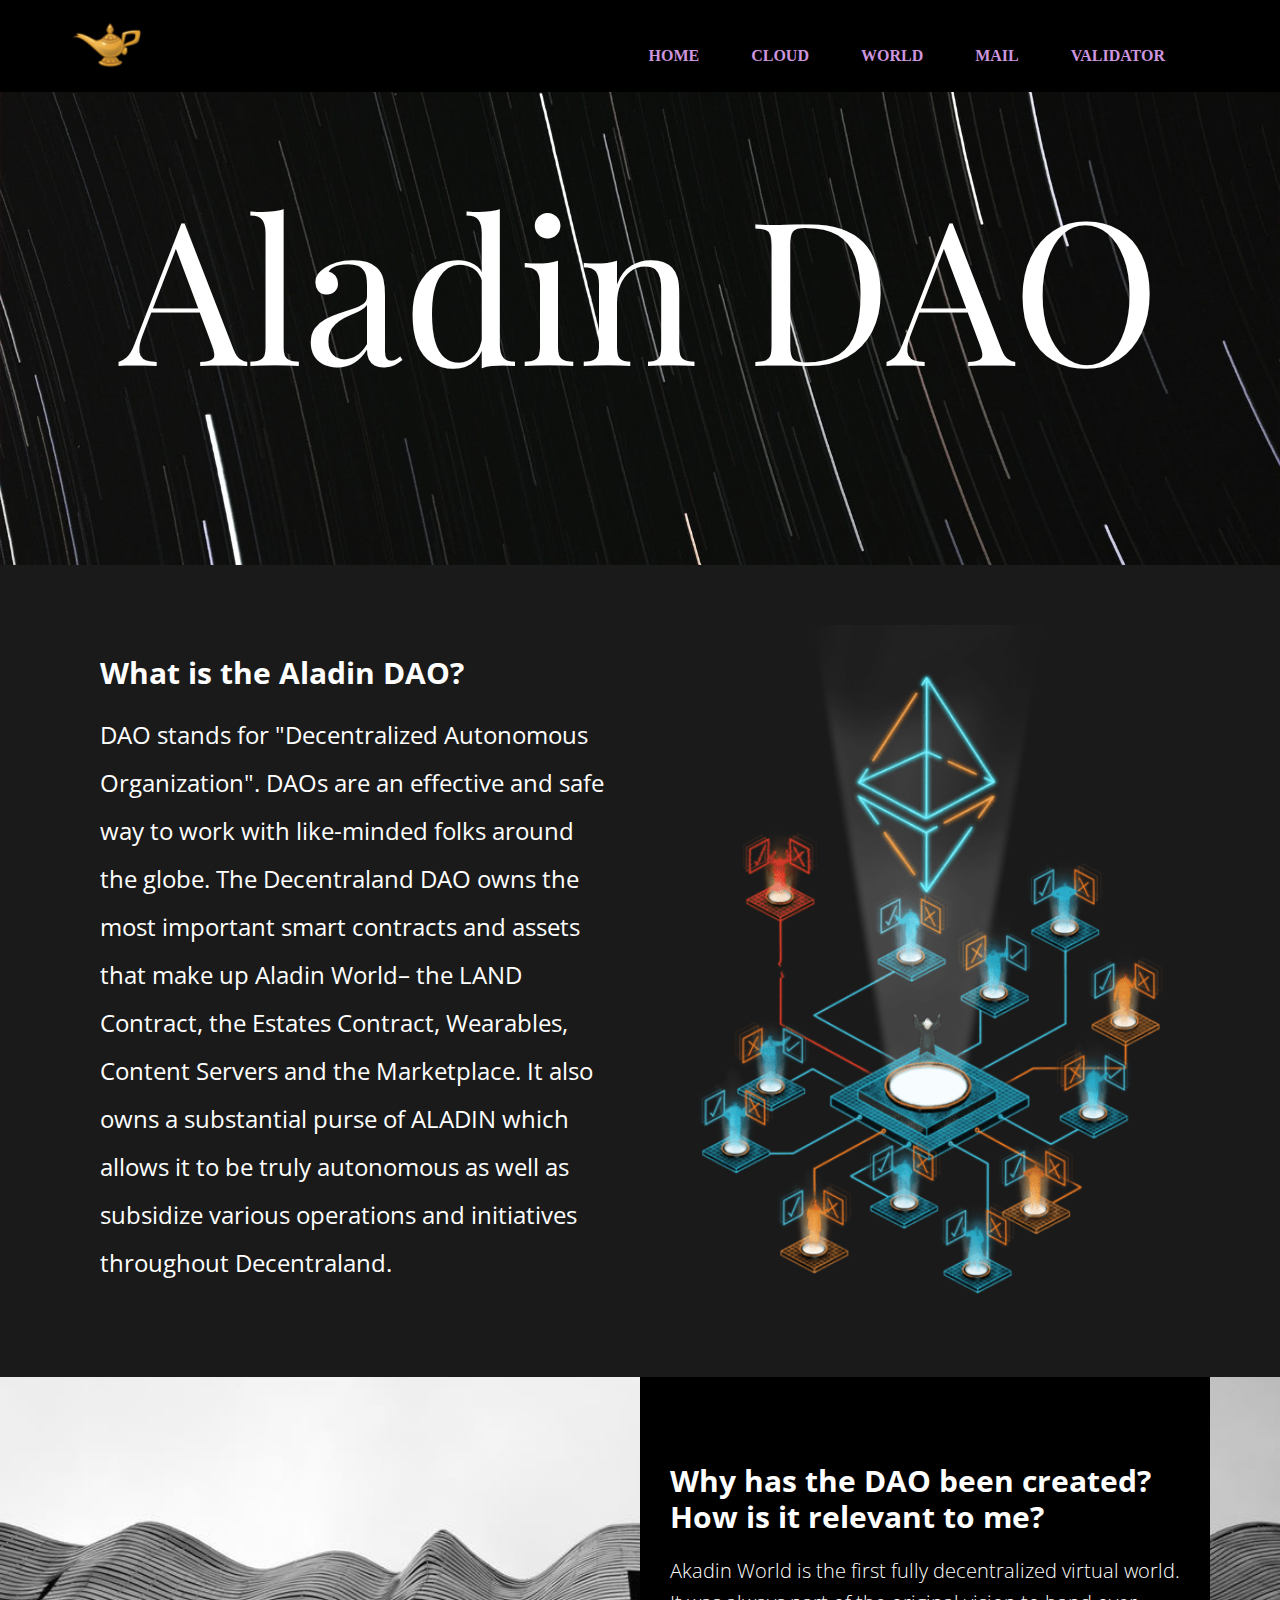
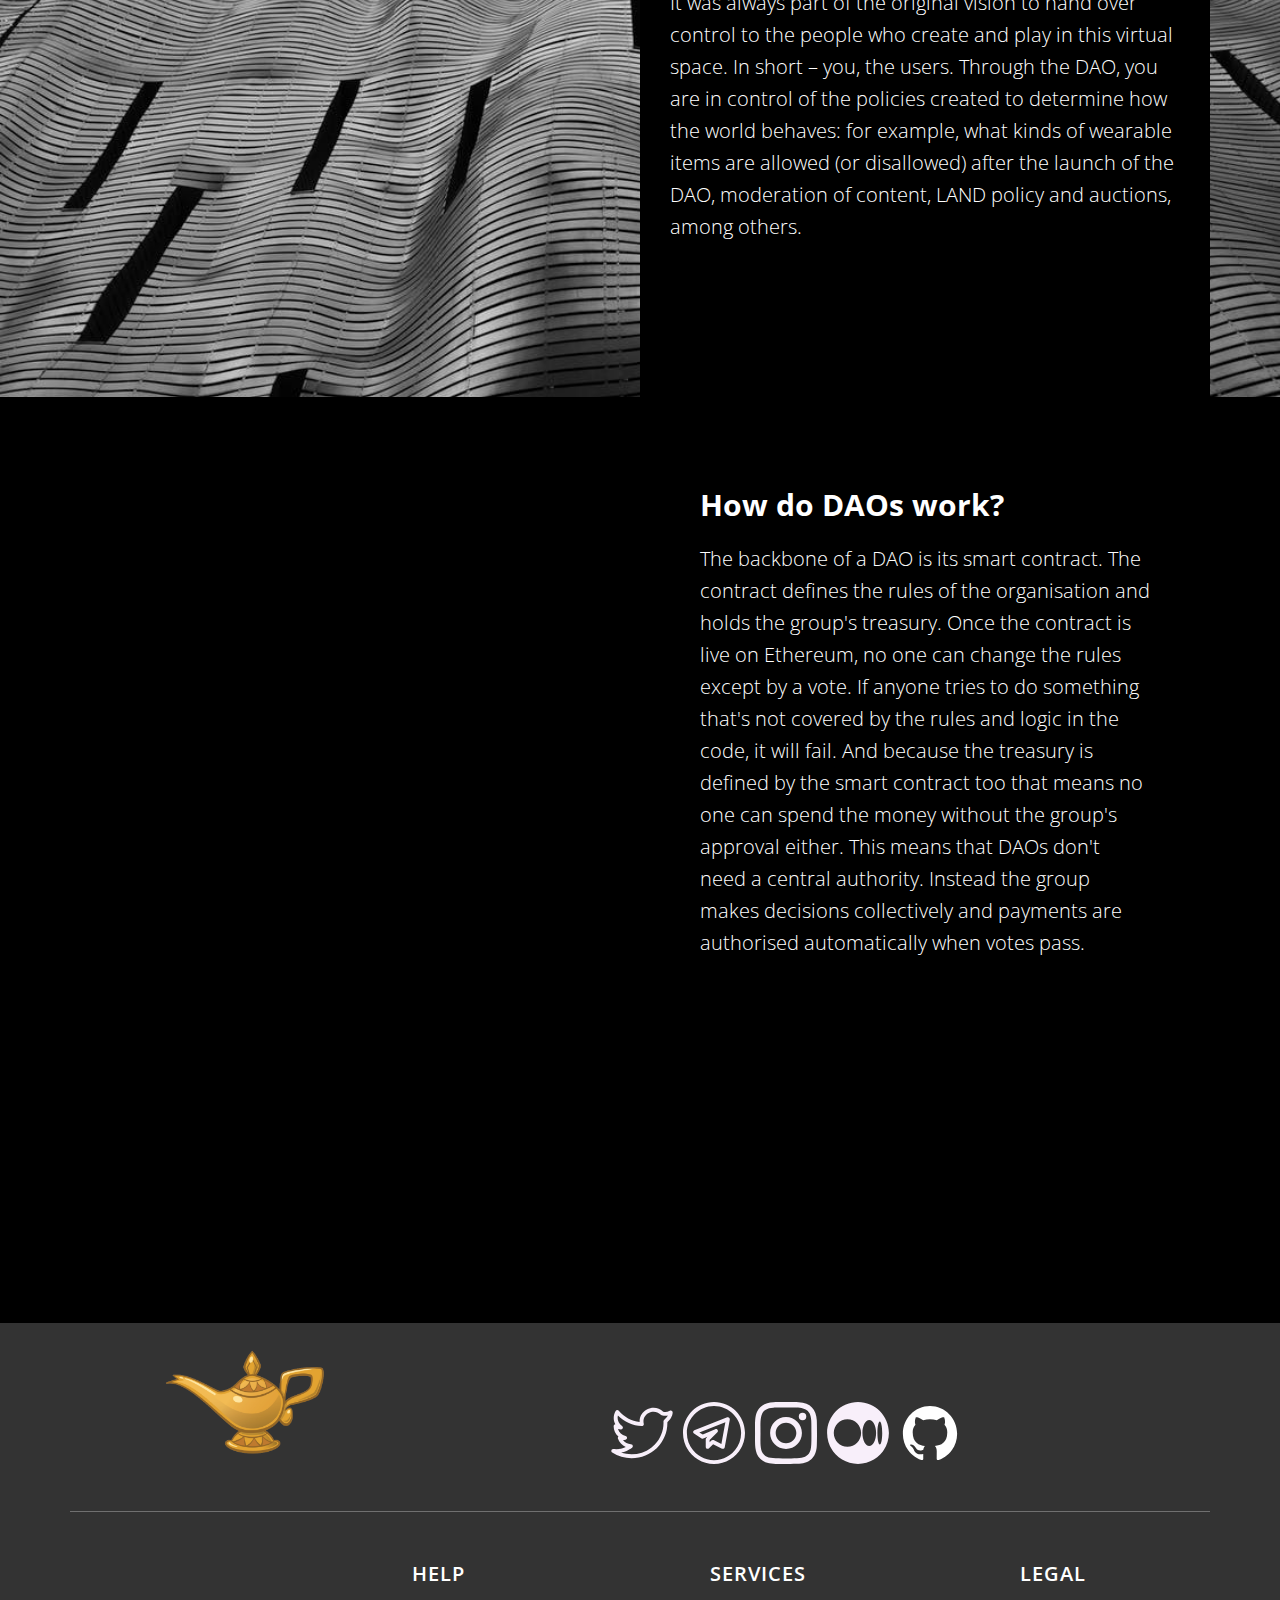
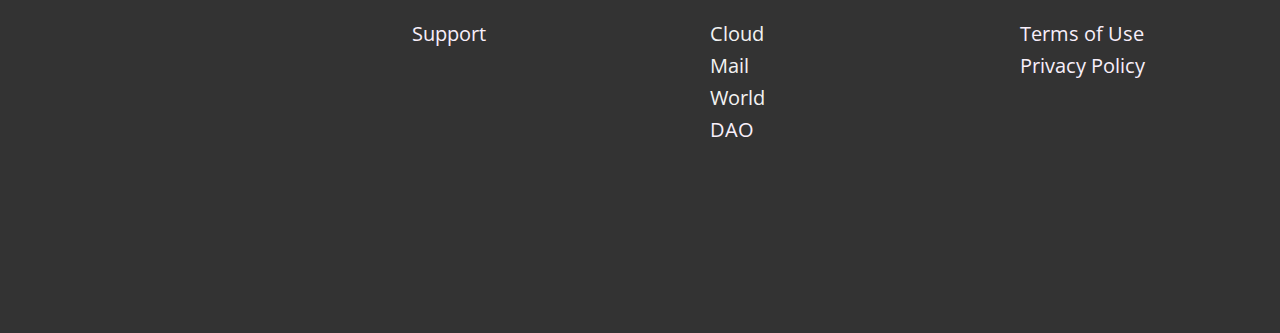
<file: DAO.html>
<!DOCTYPE html>
<html style="font-size: 16px;"><head>
    <meta name="viewport" content="width=device-width, initial-scale=1.0">
    <meta charset="utf-8">
    <meta name="keywords" content="decentralized land, decentralized dao, decentralized world, aladin dao, aladin world dao">
    <meta name="description" content="The governance hub for Aladin World. Create and vote on proposals that help shape the future of the Aladin World.">
    <meta name="page_type" content="np-template-header-footer-from-plugin">
    <title>Aladin DAO</title>
    <link rel="stylesheet" href="nicepage.css" media="screen">
<link rel="stylesheet" href="DAO.css" media="screen">
    <script class="u-script" type="text/javascript" src="jquery.js" defer=""></script>
    <script class="u-script" type="text/javascript" src="nicepage.js" defer=""></script>
    <meta name="generator" content="Aladin">
    <meta property="og:title" content="Aladin DAO">
    <meta property="og:description" content="The governance hub for Aladin World. Create and vote on proposals that help shape the future of the Aladin World.">
    <meta property="og:image" content="images/aladin_world_logo-transparent1.png">
    <link rel="icon" href="images/favicon.png">
    <link id="u-theme-google-font" rel="stylesheet" href="https://fonts.googleapis.com/css?family=Open+Sans:300,300i,400,400i,600,600i,700,700i,800,800i">
    <link id="u-page-google-font" rel="stylesheet" href="https://fonts.googleapis.com/css?family=Playfair+Display:400,400i,500,500i,600,600i,700,700i,800,800i,900,900i">
    
    
    
    
    
    <script type="application/ld+json">{
		"@context": "http://schema.org",
		"@type": "Organization",
		"name": "Aladin World",
		"logo": "images/aladin_world_logo-transparent.png",
		"sameAs": [
				"https://twitter.com/aladin_world",
				"https://t.me/aladinworld",
				"https://www.instagram.com/aladin.world.official/",
				"https://aladincloud.medium.com/",
				"https://github.com/Aladinworld/"
		]
}</script>
    <meta name="theme-color" content="#834496">
    <meta name="twitter:site" content="@">
    <meta name="twitter:card" content="summary_large_image">
    <meta name="twitter:title" content="Aladin DAO">
    <meta name="twitter:description" content="Aladin World">
    <meta property="og:type" content="website">
  </head>
  <body class="u-body u-overlap"><header class="u-clearfix u-grey-80 u-header u-header" id="sec-edd5"><div class="u-clearfix u-sheet u-valign-bottom-lg u-valign-bottom-md u-valign-bottom-xl u-sheet-1">
        <a href="#" class="u-image u-logo u-image-1" src="" data-image-width="600" data-image-height="416">
          <img src="images/aladin_world_logo-transparent.png" class="u-logo-image u-logo-image-1">
        </a>
        <nav class="u-align-left u-menu u-menu-dropdown u-nav-spacing-25 u-offcanvas u-menu-1">
          <div class="menu-collapse" style="font-size: 1rem; letter-spacing: 0px; font-weight: 700;">
            <a class="u-button-style u-custom-active-border-color u-custom-border u-custom-border-color u-custom-borders u-custom-hover-border-color u-custom-left-right-menu-spacing u-custom-padding-bottom u-custom-text-active-color u-custom-text-color u-custom-text-hover-color u-custom-top-bottom-menu-spacing u-nav-link" href="#" style="padding: 8px; font-size: calc(1em + 16px);">
              <svg class="u-svg-link" preserveAspectRatio="xMidYMin slice" viewBox="0 0 302 302" style="undefined"><use xmlns:xlink="http://www.w3.org/1999/xlink" xlink:href="#svg-7b92"></use></svg>
              <svg xmlns="http://www.w3.org/2000/svg" xmlns:xlink="http://www.w3.org/1999/xlink" version="1.1" id="svg-7b92" x="0px" y="0px" viewBox="0 0 302 302" style="enable-background:new 0 0 302 302;" xml:space="preserve" class="u-svg-content"><g><rect y="36" width="302" height="30"></rect><rect y="236" width="302" height="30"></rect><rect y="136" width="302" height="30"></rect>
</g><g></g><g></g><g></g><g></g><g></g><g></g><g></g><g></g><g></g><g></g><g></g><g></g><g></g><g></g><g></g></svg>
            </a>
          </div>
          <div class="u-custom-menu u-nav-container">
            <ul class="u-nav u-spacing-20 u-unstyled u-nav-1"><li class="u-nav-item"><a class="u-border-active-palette-1-base u-border-hover-palette-1-base u-button-style u-nav-link u-text-active-white u-text-hover-palette-1-dark-1 u-text-palette-1-light-1" href="HOME.html" style="padding: 28px 16px;">HOME</a>
</li><li class="u-nav-item"><a class="u-border-active-palette-1-base u-border-hover-palette-1-base u-button-style u-nav-link u-text-active-white u-text-hover-palette-1-dark-1 u-text-palette-1-light-1" href="https://cloud.aladin.world/" target="_blank" style="padding: 28px 16px;">CLOUD</a>
</li><li class="u-nav-item"><a class="u-border-active-palette-1-base u-border-hover-palette-1-base u-button-style u-nav-link u-text-active-white u-text-hover-palette-1-dark-1 u-text-palette-1-light-1" href="WORLD.html" style="padding: 28px 16px;">WORLD</a>
</li><li class="u-nav-item"><a class="u-border-active-palette-1-base u-border-hover-palette-1-base u-button-style u-nav-link u-text-active-white u-text-hover-palette-1-dark-1 u-text-palette-1-light-1" href="https://mail.aladin.world/" target="_blank" style="padding: 28px 16px;">MAIL</a>
</li><li class="u-nav-item"><a class="u-border-active-palette-1-base u-border-hover-palette-1-base u-button-style u-nav-link u-text-active-white u-text-hover-palette-1-dark-1 u-text-palette-1-light-1" href="VALIDATOR.html" style="padding: 28px 16px;">VALIDATOR</a>
</li></ul>
          </div>
          <div class="u-custom-menu u-nav-container-collapse">
            <div class="u-align-center u-black u-container-style u-inner-container-layout u-opacity u-opacity-95 u-sidenav">
              <div class="u-inner-container-layout u-sidenav-overflow">
                <div class="u-menu-close"></div>
                <ul class="u-align-center u-nav u-popupmenu-items u-unstyled u-nav-2"><li class="u-nav-item"><a class="u-button-style u-nav-link" href="HOME.html" style="padding: 28px 16px;">HOME</a>
</li><li class="u-nav-item"><a class="u-button-style u-nav-link" href="https://cloud.aladin.world/" target="_blank" style="padding: 28px 16px;">CLOUD</a>
</li><li class="u-nav-item"><a class="u-button-style u-nav-link" href="WORLD.html" style="padding: 28px 16px;">WORLD</a>
</li><li class="u-nav-item"><a class="u-button-style u-nav-link" href="https://mail.aladin.world/" target="_blank" style="padding: 28px 16px;">MAIL</a>
</li><li class="u-nav-item"><a class="u-button-style u-nav-link" href="VALIDATOR.html" style="padding: 28px 16px;">VALIDATOR</a>
</li></ul>
              </div>
            </div>
            <div class="u-black u-menu-overlay u-opacity u-opacity-70"></div>
          </div>
        </nav>
      </div></header>
    <section class="u-align-center u-clearfix u-image lazyload u-section-1" id="carousel_6a40" data-bg="url(&quot;images/pexelsphoto3648850.jpeg&quot;)">
      <div class="u-clearfix u-sheet u-valign-middle-lg u-valign-middle-md u-valign-middle-sm u-valign-middle-xl u-sheet-1">
        <h1 class="u-custom-font u-font-playfair-display u-text u-text-body-alt-color u-text-default u-text-1">Aladin DAO</h1>
      </div>
    </section>
    <section class="u-align-left u-clearfix u-grey-90 u-section-2" id="carousel_1fb7">
      <div class="u-clearfix u-sheet u-sheet-1">
        <div class="u-clearfix u-expanded-width u-layout-wrap u-layout-wrap-1">
          <div class="u-layout">
            <div class="u-layout-row">
              <div class="u-container-style u-layout-cell u-left-cell u-size-30 u-layout-cell-1">
                <div class="u-container-layout u-container-layout-1">
                  <h3 class="u-text u-text-1"> What is the Aladin DAO?</h3>
                  <p class="u-text u-text-2">DAO stands for "Decentralized Autonomous Organization". DAOs are an effective and safe way to work with like-minded folks around the globe. The Decentraland DAO owns the most important smart contracts and assets that make up Aladin World– the LAND Contract, the Estates Contract, Wearables, Content Servers and the Marketplace. It also owns a substantial purse of ALADIN which allows it to be truly autonomous as well as subsidize various operations and initiatives throughout Decentraland.</p>
                </div>
              </div>
              <div class="u-container-style u-image u-layout-cell u-right-cell u-size-30 lazyload u-image-1" data-image-width="640" data-image-height="640" data-bg="url(&quot;images/dao-2.png&quot;)">
                <div class="u-container-layout u-container-layout-2"></div>
              </div>
            </div>
          </div>
        </div>
      </div>
    </section>
    <section class="u-clearfix u-image lazyload u-section-3" id="carousel_cef8" data-bg="url(&quot;images/pexels-photo-3104234.jpeg&quot;)">
      <div class="u-clearfix u-sheet u-sheet-1">
        <div class="u-black u-container-style u-expanded-width-xs u-group u-group-1">
          <div class="u-container-layout u-container-layout-1">
            <h3 class="u-text u-text-default u-text-1"> Why has the DAO been created? How is it relevant to me?</h3>
            <p class="u-text u-text-default u-text-2"> Akadin World is the first fully decentralized virtual world. It was always part of the original vision to hand over control to the people who create and play in this virtual space. In short – you, the users. Through the DAO, you are in control of the policies created to determine how the world behaves: for example, what kinds of wearable items are allowed (or disallowed) after the launch of the DAO, moderation of content, LAND policy and auctions, among others.</p>
          </div>
        </div>
      </div>
    </section>
    <section class="u-black u-clearfix u-color-scheme-u10 u-color-style-multicolor-1 u-section-4" id="sec-dba2">
      <div class="u-clearfix u-sheet u-sheet-1">
        <div class="u-clearfix u-expanded-width u-gutter-0 u-layout-wrap u-layout-wrap-1">
          <div class="u-gutter-0 u-layout">
            <div class="u-layout-row">
              <div class="u-size-30 u-size-60-md">
                <div class="u-layout-col">
                  <div class="u-container-style u-image u-layout-cell u-left-cell u-size-60 lazyload u-image-1" src="" data-image-width="608" data-image-height="525" data-bg="url(&quot;images/dao-components.png&quot;)">
                    <div class="u-container-layout u-container-layout-1"></div>
                  </div>
                </div>
              </div>
              <div class="u-size-30 u-size-60-md">
                <div class="u-layout-col">
                  <div class="u-align-left u-container-style u-layout-cell u-right-cell u-size-60 u-layout-cell-2">
                    <div class="u-container-layout u-valign-top u-container-layout-2">
                      <h3 class="u-text u-text-default u-text-1"> How do DAOs work?</h3>
                      <p class="u-text u-text-2"> The backbone of a DAO is its smart contract. The contract defines the rules of the organisation and holds the group's treasury. Once the contract is live on Ethereum, no one can change the rules except by a vote. If anyone tries to do something that's not covered by the rules and logic in the code, it will fail. And because the treasury is defined by the smart contract too that means no one can spend the money without the group's approval either. This means that DAOs don't need a central authority. Instead the group makes decisions collectively and payments are authorised automatically when votes pass.</p>
                    </div>
                  </div>
                </div>
              </div>
            </div>
          </div>
        </div>
      </div>
    </section>
    <style class="u-overlap-style">.u-overlap:not(.u-sticky-scroll) .u-header {
background-color: #000000 !important
}</style>
    
    
    <footer class="u-clearfix u-footer u-grey-80" id="sec-f2e8"><div class="u-clearfix u-sheet u-sheet-1">
        <a href="HOME.html" data-page-id="62372677" class="u-image u-logo u-image-1" data-image-width="600" data-image-height="416" title="HOME">
          <img src="images/aladin_world_logo-transparent1.png?rand=10a5" class="u-logo-image u-logo-image-1">
        </a>
        <div class="u-social-icons u-spacing-10 u-social-icons-1">
          <a class="u-social-url" title="Twitter" target="_blank" href="https://twitter.com/aladin_world"><span class="u-icon u-social-facebook u-social-icon u-text-palette-1-light-3 u-icon-1"><svg class="u-svg-link" preserveAspectRatio="xMidYMin slice" viewBox="0 0 24 24" style=""><use xmlns:xlink="http://www.w3.org/1999/xlink" xlink:href="#svg-fc91"></use></svg><svg class="u-svg-content" viewBox="0 0 24 24" id="svg-fc91"><path d="m.473 19.595c2.222 1.41 4.808 2.155 7.478 2.155 3.91 0 7.493-1.502 10.09-4.229 2.485-2.61 3.852-6.117 3.784-9.676.942-.806 2.05-2.345 2.05-3.845 0-.575-.624-.94-1.13-.647-.885.52-1.692.656-2.522.423-1.695-1.652-4.218-2-6.344-.854-1.858 1-2.891 2.83-2.798 4.83-3.139-.383-6.039-1.957-8.061-4.403-.332-.399-.962-.352-1.226.1-.974 1.668-.964 3.601-.117 5.162-.403.071-.652.41-.652.777 0 1.569.706 3.011 1.843 3.995-.212.204-.282.507-.192.777.5 1.502 1.632 2.676 3.047 3.264-1.539.735-3.241.98-4.756.794-.784-.106-1.171.948-.494 1.377zm7.683-1.914c.561-.431.263-1.329-.441-1.344-1.24-.026-2.369-.637-3.072-1.598.339-.022.69-.074 1.024-.164.761-.206.725-1.304-.048-1.459-1.403-.282-2.504-1.304-2.917-2.62.377.093.761.145 1.144.152.759.004 1.046-.969.427-1.376-1.395-.919-1.99-2.542-1.596-4.068 2.436 2.468 5.741 3.955 9.237 4.123.501.031.877-.44.767-.917-.475-2.059.675-3.502 1.91-4.167 1.222-.66 3.184-.866 4.688.712.447.471 1.955.489 2.722.31-.344.648-.873 1.263-1.368 1.609-.211.148-.332.394-.319.651.161 3.285-1.063 6.551-3.358 8.96-2.312 2.427-5.509 3.764-9.004 3.764-1.39 0-2.753-.226-4.041-.662 1.54-.298 3.003-.95 4.245-1.906z"></path></svg></span>
          </a>
          <a class="u-social-url" title="Telegram" target="_blank" href="https://t.me/aladinworld"><span class="u-icon u-social-icon u-social-twitter u-text-palette-1-light-3 u-icon-2"><svg class="u-svg-link" preserveAspectRatio="xMidYMin slice" viewBox="0 0 24 24" style=""><use xmlns:xlink="http://www.w3.org/1999/xlink" xlink:href="#svg-c9dd"></use></svg><svg class="u-svg-content" viewBox="0 0 24 24" id="svg-c9dd"><path d="m12 24c6.617 0 12-5.383 12-12s-5.383-12-12-12-12 5.383-12 12 5.383 12 12 12zm0-22.5c5.79 0 10.5 4.71 10.5 10.5s-4.71 10.5-10.5 10.5-10.5-4.71-10.5-10.5 4.71-10.5 10.5-10.5z"></path><path d="m7.896 14.155 1.568-.681-.44.441c-.141.141-.22.332-.22.53v2.935c0 .672.812.998 1.28.53l1.574-1.574 3.43 1.715c.444.222.981-.041 1.073-.537l1.957-10.761c.103-.579-.467-1.047-1.012-.833l-12.716 4.977c-.57.222-.646 1.002-.13 1.331l2.934 1.872c.21.134.475.155.702.055zm8.506-6.347-1.537 8.455-3.02-1.509c-.292-.146-.64-.085-.865.141l-.676.676v-.813l3.007-3.007c.583-.583-.073-1.545-.829-1.218l-4.817 2.09-1.354-.864z"></path></svg></span>
          </a>
          <a class="u-social-url" title="instagram" target="_blank" href="https://www.instagram.com/aladin.world.official/"><span class="u-icon u-social-icon u-social-instagram u-text-palette-1-light-3 u-icon-3"><svg class="u-svg-link" preserveAspectRatio="xMidYMin slice" viewBox="0 0 24 24" style=""><use xmlns:xlink="http://www.w3.org/1999/xlink" xlink:href="#svg-6afa"></use></svg><svg class="u-svg-content" viewBox="0 0 24 24" id="svg-6afa"><path d="m12.004 5.838c-3.403 0-6.158 2.758-6.158 6.158 0 3.403 2.758 6.158 6.158 6.158 3.403 0 6.158-2.758 6.158-6.158 0-3.403-2.758-6.158-6.158-6.158zm0 10.155c-2.209 0-3.997-1.789-3.997-3.997s1.789-3.997 3.997-3.997 3.997 1.789 3.997 3.997c.001 2.208-1.788 3.997-3.997 3.997z"></path><path d="m16.948.076c-2.208-.103-7.677-.098-9.887 0-1.942.091-3.655.56-5.036 1.941-2.308 2.308-2.013 5.418-2.013 9.979 0 4.668-.26 7.706 2.013 9.979 2.317 2.316 5.472 2.013 9.979 2.013 4.624 0 6.22.003 7.855-.63 2.223-.863 3.901-2.85 4.065-6.419.104-2.209.098-7.677 0-9.887-.198-4.213-2.459-6.768-6.976-6.976zm3.495 20.372c-1.513 1.513-3.612 1.378-8.468 1.378-5 0-7.005.074-8.468-1.393-1.685-1.677-1.38-4.37-1.38-8.453 0-5.525-.567-9.504 4.978-9.788 1.274-.045 1.649-.06 4.856-.06l.045.03c5.329 0 9.51-.558 9.761 4.986.057 1.265.07 1.645.07 4.847-.001 4.942.093 6.959-1.394 8.453z"></path><circle cx="18.406" cy="5.595" r="1.439"></circle></svg></span>
          </a>
          <a class="u-social-url" target="_blank" data-type="Medium" title="Medium" href="https://aladincloud.medium.com/"><span class="u-icon u-social-icon u-social-medium u-text-palette-1-light-3 u-icon-4"><svg class="u-svg-link" preserveAspectRatio="xMidYMin slice" viewBox="0 0 512 512" style=""><use xmlns:xlink="http://www.w3.org/1999/xlink" xlink:href="#svg-5d31"></use></svg><svg class="u-svg-content" viewBox="0 0 512 512" id="svg-5d31" style="fill-rule:evenodd;clip-rule:evenodd;stroke-linejoin:round;stroke-miterlimit:2;"><g><path d="M511.2,256C511.2,115.155 396.851,0.806 256.006,0.806L255.994,0.806C115.149,0.806 0.8,115.155 0.8,256C0.8,396.845 115.149,511.194 255.994,511.194L256.006,511.194C396.851,511.194 511.2,396.845 511.2,256ZM281.624,256.002C281.624,318.733 231.116,369.586 168.814,369.586C106.512,369.586 56,318.721 56,256.002C56,193.282 106.508,142.414 168.814,142.414C231.12,142.414 281.624,193.271 281.624,256.002ZM405.381,256.002C405.381,315.05 380.126,362.936 348.974,362.936C317.821,362.936 292.567,315.05 292.567,256.002C292.567,196.954 317.817,149.067 348.97,149.067C380.123,149.067 405.377,196.939 405.377,256.002L405.381,256.002ZM456,256.002C456,308.894 447.119,351.798 436.162,351.798C425.204,351.798 416.327,308.906 416.327,256.002C416.327,203.098 425.207,160.206 436.162,160.206C447.116,160.206 456,203.094 456,256.002Z"></path>
</g></svg></span>
          </a>
          <a class="u-social-url" target="_blank" data-type="Github" title="Github" href="https://github.com/Aladinworld/"><span class="u-icon u-social-github u-social-icon u-icon-5"><svg class="u-svg-link" preserveAspectRatio="xMidYMin slice" viewBox="0 0 512 512" style=""><use xmlns:xlink="http://www.w3.org/1999/xlink" xlink:href="#svg-927a"></use></svg><svg class="u-svg-content" viewBox="0 0 512 512" id="svg-927a" style="enable-background:new 0 0 512 512;"><style type="text/css"> .st0{fill-rule:evenodd;clip-rule:evenodd;} </style><g><path class="st0" d="M256,32C132.3,32,32,134.8,32,261.7c0,101.5,64.2,187.5,153.2,217.9c11.2,2.1,15.3-5,15.3-11.1   c0-5.5-0.2-19.9-0.3-39.1c-62.3,13.9-75.5-30.8-75.5-30.8c-10.2-26.5-24.9-33.6-24.9-33.6c-20.3-14.3,1.5-14,1.5-14   c22.5,1.6,34.3,23.7,34.3,23.7c20,35.1,52.4,25,65.2,19.1c2-14.8,7.8-25,14.2-30.7c-49.7-5.8-102-25.5-102-113.5   c0-25.1,8.7-45.6,23-61.6c-2.3-5.8-10-29.2,2.2-60.8c0,0,18.8-6.2,61.6,23.5c17.9-5.1,37-7.6,56.1-7.7c19,0.1,38.2,2.6,56.1,7.7   c42.8-29.7,61.5-23.5,61.5-23.5c12.2,31.6,4.5,55,2.2,60.8c14.3,16.1,23,36.6,23,61.6c0,88.2-52.4,107.6-102.3,113.3   c8,7.1,15.2,21.1,15.2,42.5c0,30.7-0.3,55.5-0.3,63c0,6.1,4,13.3,15.4,11C415.9,449.1,480,363.1,480,261.7   C480,134.8,379.7,32,256,32z"></path>
</g></svg></span>
          </a>
        </div>
        <div class="u-align-left u-border-1 u-border-white u-expanded-width u-line u-line-horizontal u-opacity u-opacity-30 u-line-1"></div>
        <div class="u-clearfix u-expanded-width u-gutter-100 u-layout-wrap u-layout-wrap-1">
          <div class="u-gutter-0 u-layout">
            <div class="u-layout-row">
              <div class="u-align-left u-container-style u-layout-cell u-left-cell u-size-15 u-size-30-md u-layout-cell-1">
                <div class="u-container-layout u-container-layout-1"></div>
              </div>
              <div class="u-align-left u-container-style u-layout-cell u-size-15 u-size-30-md u-layout-cell-2">
                <div class="u-container-layout u-valign-top u-container-layout-2"><!--position-->
                  <div data-position="" class="u-position u-position-1"><!--block-->
                    <div class="u-block">
                      <div class="u-block-container u-clearfix"><!--block_header-->
                        <h5 class="u-block-header u-text"><!--block_header_content--> HELP<!--/block_header_content--></h5><!--/block_header--><!--block_content-->
                        <div class="u-block-content u-text u-text-2"><!--block_content_content-->
                          <a href="https://aladin.tawk.help/" class="u-active-none u-border-none u-btn u-button-link u-button-style u-hover-none u-none u-text-palette-1-light-3 u-btn-1" target="_blank">
                            <br>Support
                          </a><!--/block_content_content-->
                        </div><!--/block_content-->
                      </div>
                    </div><!--/block-->
                  </div><!--/position-->
                </div>
              </div>
              <div class="u-align-left u-container-style u-layout-cell u-size-15 u-size-30-md u-layout-cell-3">
                <div class="u-container-layout u-valign-top-lg u-valign-top-md u-valign-top-sm u-valign-top-xl u-container-layout-3"><!--position-->
                  <div data-position="" class="u-position u-position-2"><!--block-->
                    <div class="u-block">
                      <div class="u-block-container u-clearfix"><!--block_header-->
                        <h5 class="u-block-header u-text"><!--block_header_content--> SERVICES<!--/block_header_content--></h5><!--/block_header--><!--block_content-->
                        <div class="u-block-content u-text u-text-4"><!--block_content_content-->
                          <br>
                          <a href="https://cloud.aladin.world/" class="u-active-none u-border-none u-btn u-button-link u-button-style u-hover-none u-none u-text-grey-5 u-btn-2" target="_blank">Cloud</a>
                          <br>
                          <a href="https://mail.aladin.world/" class="u-active-none u-border-none u-btn u-button-link u-button-style u-hover-none u-none u-text-grey-5 u-btn-3" target="_blank">Mail</a>
                          <br>
                          <a href="WORLD.html" data-page-id="58585666" class="u-border-none u-btn u-button-link u-button-style u-text-grey-5 u-btn-4">World</a>
                          <br>
                          <a href="https://aladin.world/dao" class="u-active-none u-border-none u-btn u-button-link u-button-style u-hover-none u-none u-text-palette-1-light-3 u-btn-5" target="_blank">DAO</a><!--/block_content_content-->
                        </div><!--/block_content-->
                      </div>
                    </div><!--/block-->
                  </div><!--/position-->
                </div>
              </div>
              <div class="u-align-left u-container-style u-layout-cell u-right-cell u-size-15 u-size-30-md u-layout-cell-4">
                <div class="u-container-layout u-valign-top u-container-layout-4"><!--position-->
                  <div data-position="" class="u-position"><!--block-->
                    <div class="u-block">
                      <div class="u-block-container u-clearfix"><!--block_header-->
                        <h5 class="u-block-header u-text"><!--block_header_content--> LEGAL<!--/block_header_content--></h5><!--/block_header--><!--block_content-->
                        <div class="u-block-content u-text u-text-6"><!--block_content_content-->
                          <a href="Terms-and-Conditions.html" data-page-id="35722977" class="u-active-none u-border-none u-btn u-button-link u-button-style u-hover-none u-none u-text-palette-1-light-3 u-btn-6">
                            <br>Terms of Use
                          </a>
                          <a href="Privacy.html" data-page-id="60254069" class="u-active-none u-border-none u-btn u-button-link u-button-style u-hover-none u-none u-text-palette-1-light-3 u-btn-7">
                            <br>Privacy Policy
                          </a><!--/block_content_content-->
                        </div><!--/block_content-->
                      </div>
                    </div><!--/block-->
                  </div><!--/position-->
                </div>
              </div>
            </div>
          </div>
        </div>
      </div></footer>
  
</body></html>
</file>
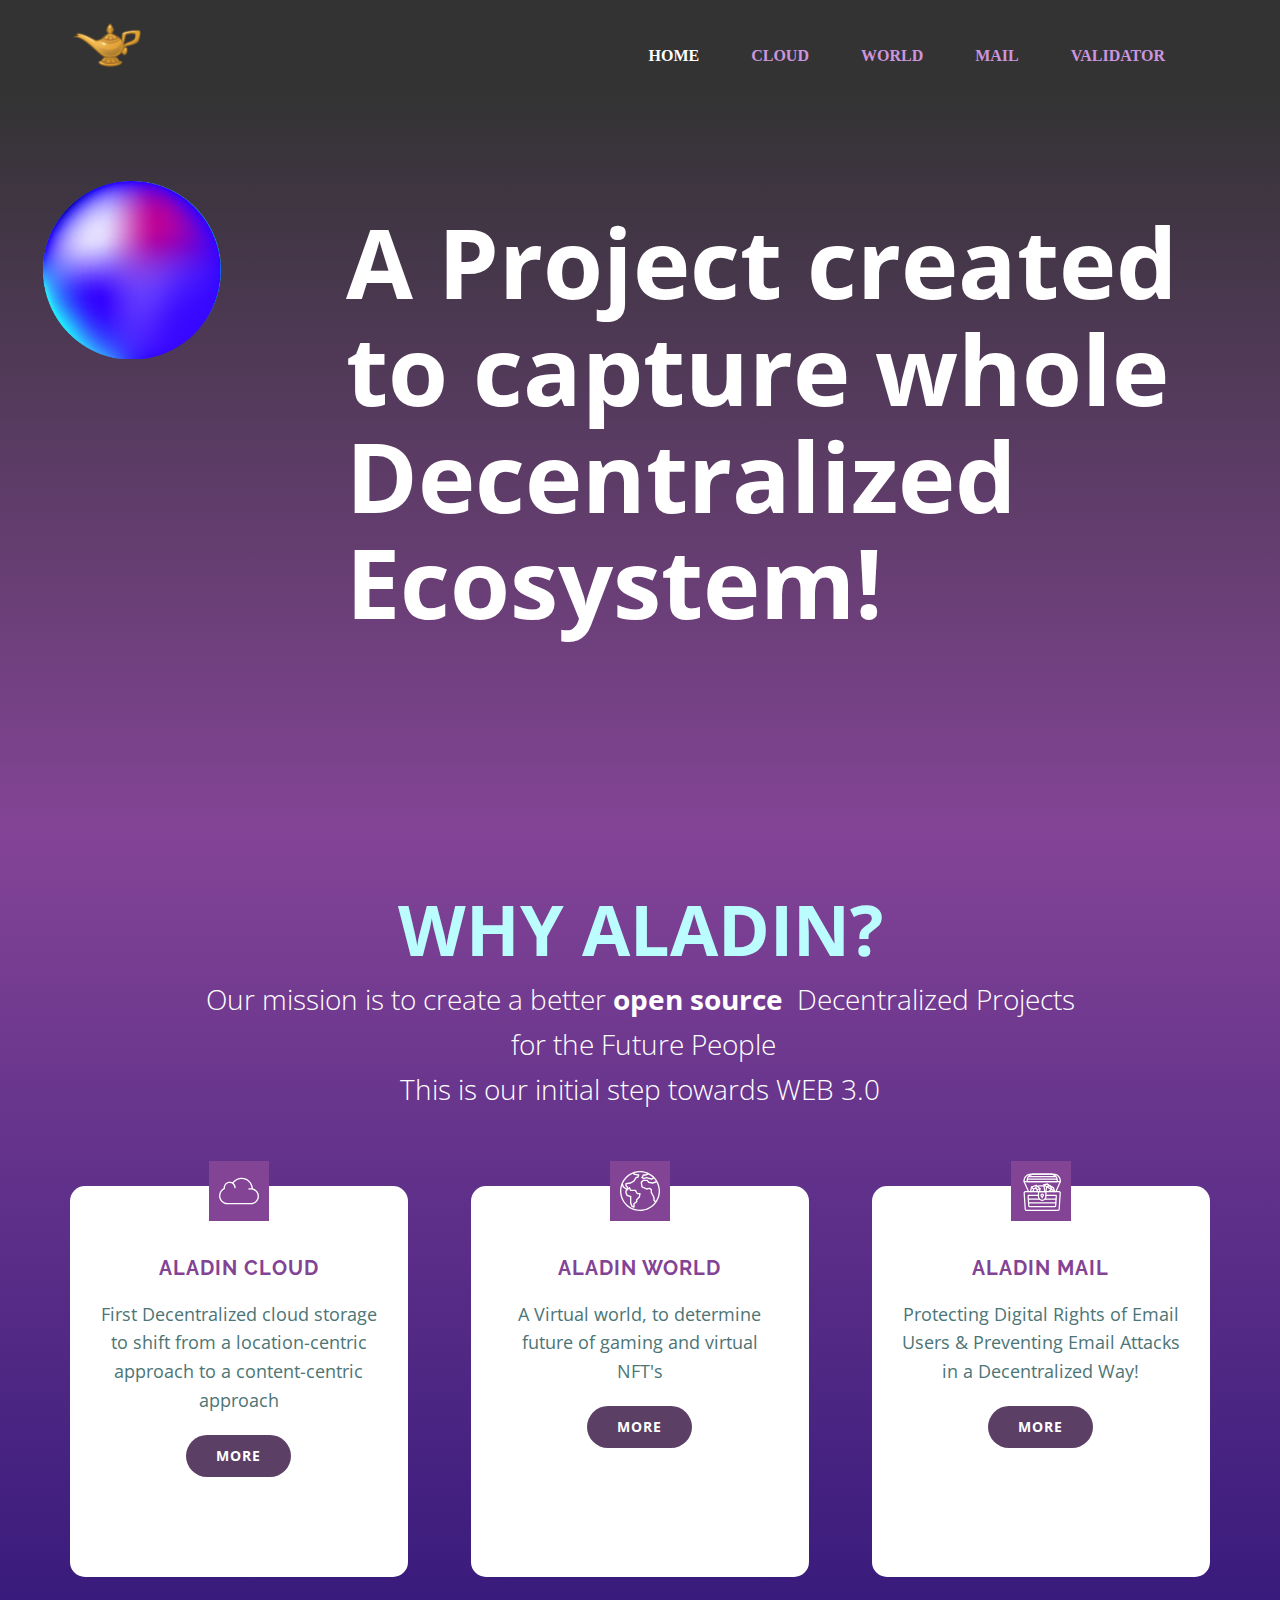
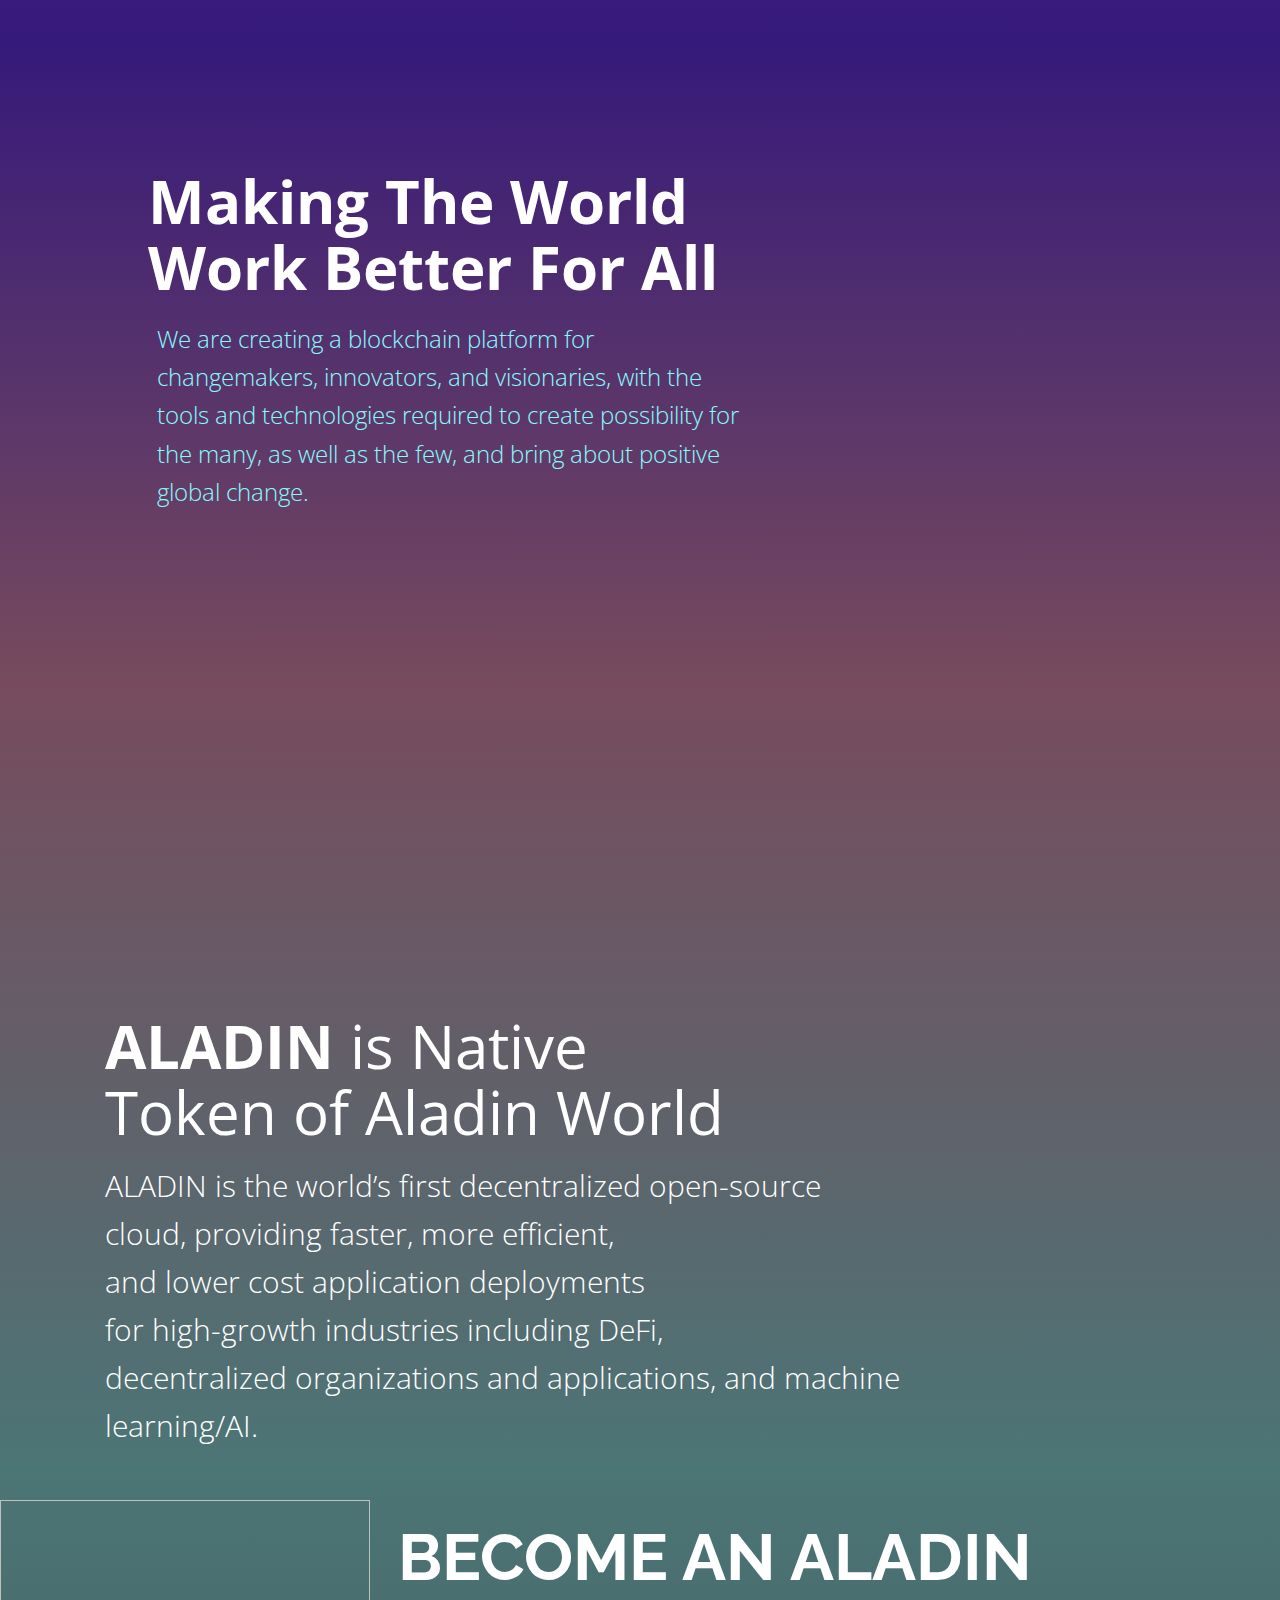
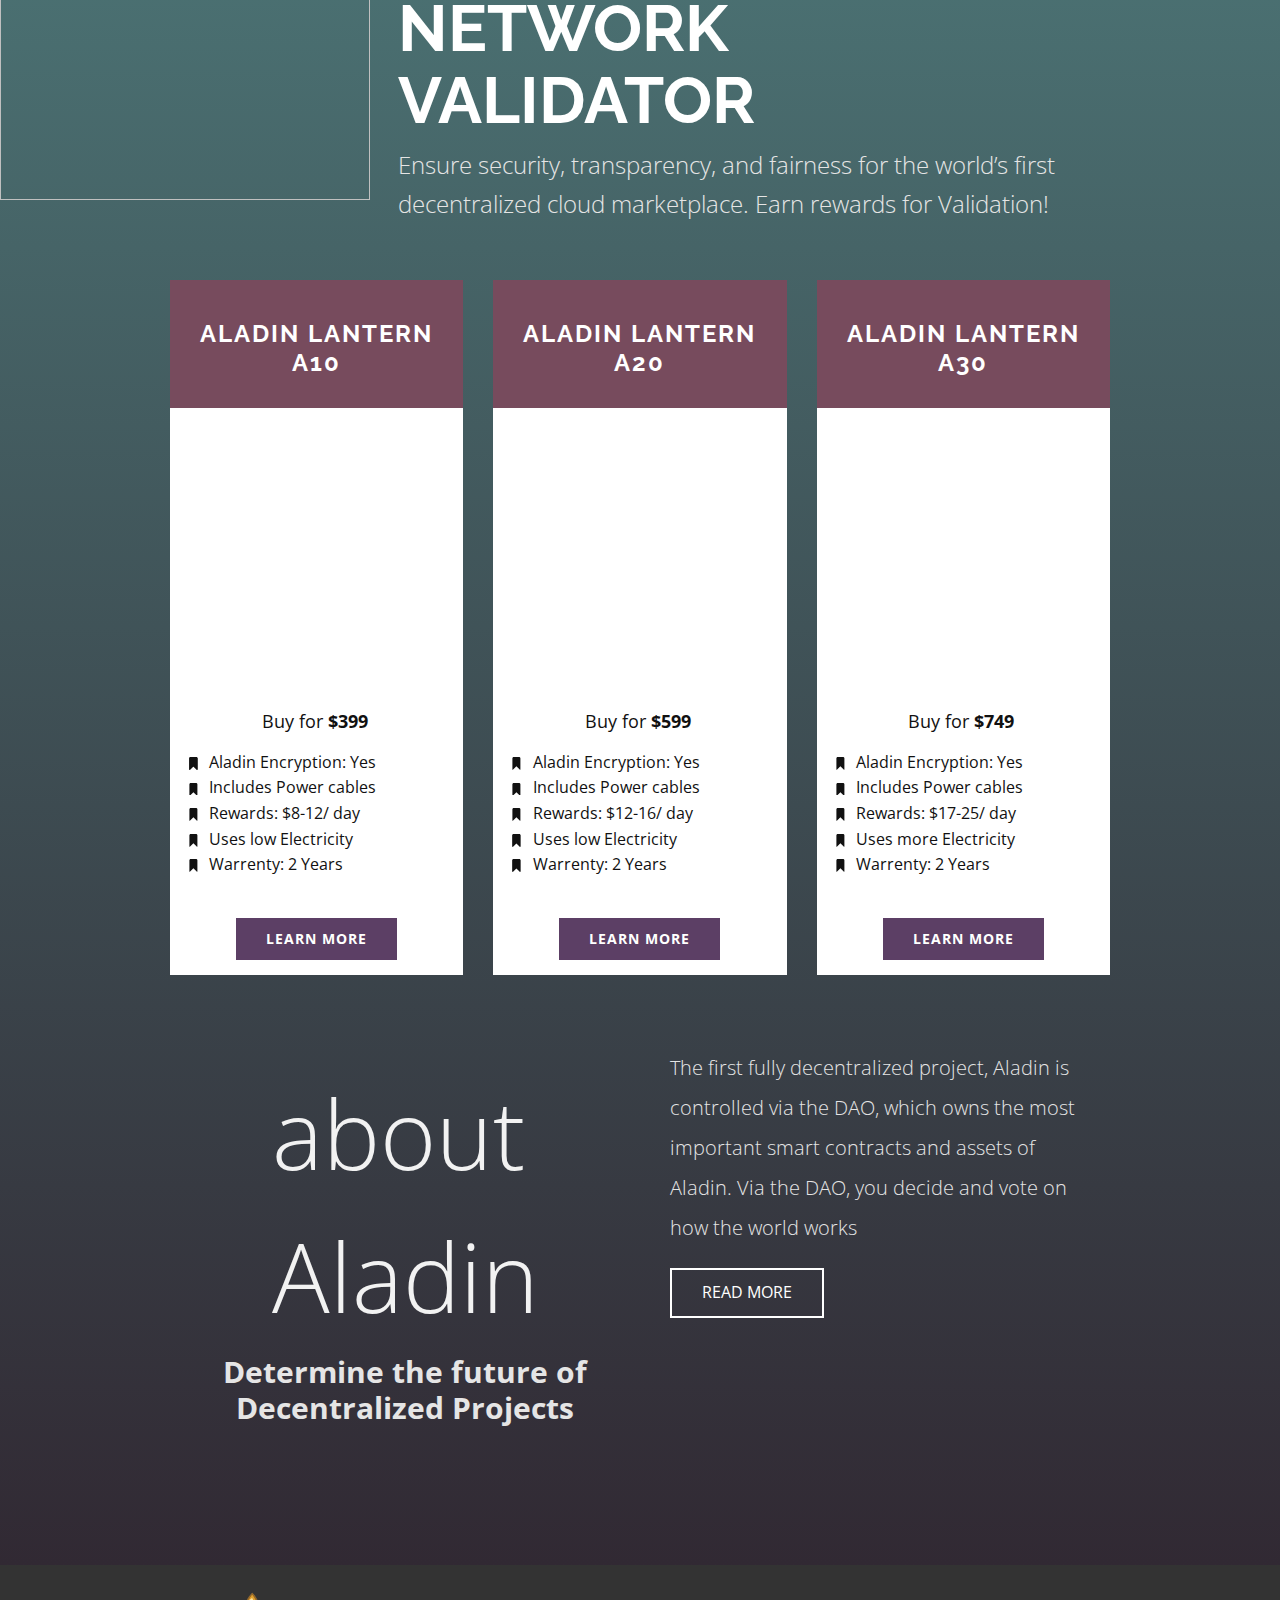
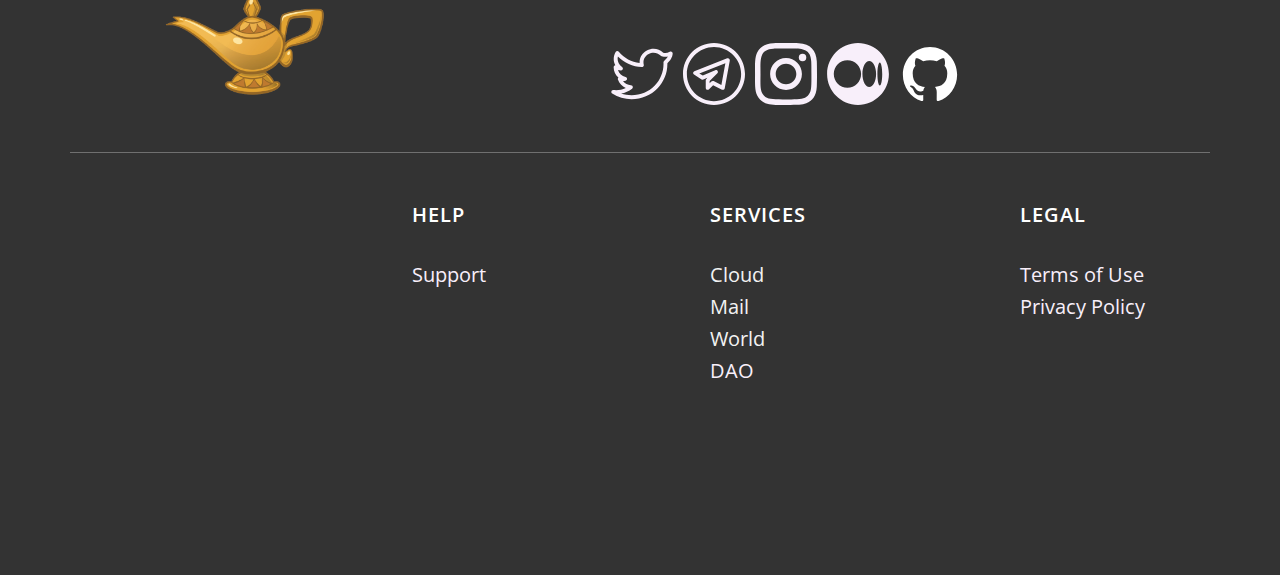
<file: HOME.html>
<!DOCTYPE html>
<html style="font-size: 16px;"><head>
    <meta name="viewport" content="width=device-width, initial-scale=1.0">
    <meta charset="utf-8">
    <meta name="keywords" content="Aladin token, Aladin cloud, Aladin world, aladin world token, aladin cloud token, aladin validator, aladin lantern machine, aladin mining machines">
    <meta name="description" content="​A Decentralized Project that changes Cloud Deployment​ and building Virtual World for the future of Blockchain">
    <meta name="page_type" content="np-template-header-footer-from-plugin">
    <title>Aladin - Decentralized Cloud and World</title>
    <link rel="stylesheet" href="nicepage.css" media="screen">
<link rel="stylesheet" href="HOME.css" media="screen">
    <script class="u-script" type="text/javascript" src="jquery.js" defer=""></script>
    <script class="u-script" type="text/javascript" src="nicepage.js" defer=""></script>
    <meta name="generator" content="Aladin">
    <meta property="og:title" content="Aladin - Decentralized Cloud and World">
    <meta property="og:description" content="​A Decentralized Project that changes Cloud Deployment​ and building Virtual World for the future of Blockchain">
    <meta property="og:image" content="images/aladin_world_logo-transparent1.png">
    <link rel="icon" href="images/favicon.png">
    <link id="u-theme-google-font" rel="stylesheet" href="https://fonts.googleapis.com/css?family=Open+Sans:300,300i,400,400i,600,600i,700,700i,800,800i">
    <link id="u-page-google-font" rel="stylesheet" href="https://fonts.googleapis.com/css?family=Raleway:100,100i,200,200i,300,300i,400,400i,500,500i,600,600i,700,700i,800,800i,900,900i">
    
    
    
    
    
    
    <script type="application/ld+json">{
		"@context": "http://schema.org",
		"@type": "Organization",
		"name": "Aladin World",
		"logo": "images/aladin_world_logo-transparent.png",
		"sameAs": [
				"https://twitter.com/aladin_world",
				"https://t.me/aladinworld",
				"https://www.instagram.com/aladin.world.official/",
				"https://aladincloud.medium.com/",
				"https://github.com/Aladinworld/"
		]
}</script>
    <meta name="theme-color" content="#834496">
    <meta name="twitter:site" content="@">
    <meta name="twitter:card" content="summary_large_image">
    <meta name="twitter:title" content="Aladin - Decentralized Cloud and World">
    <meta name="twitter:description" content="Aladin World">
    <meta property="og:type" content="website">
  </head>
  <body class="u-body"><header class="u-clearfix u-grey-80 u-header u-header" id="sec-edd5"><div class="u-clearfix u-sheet u-valign-bottom-lg u-valign-bottom-md u-valign-bottom-xl u-sheet-1">
        <a href="#" class="u-image u-logo u-image-1" src="" data-image-width="600" data-image-height="416">
          <img src="images/aladin_world_logo-transparent.png" class="u-logo-image u-logo-image-1">
        </a>
        <nav class="u-align-left u-menu u-menu-dropdown u-nav-spacing-25 u-offcanvas u-menu-1">
          <div class="menu-collapse" style="font-size: 1rem; letter-spacing: 0px; font-weight: 700;">
            <a class="u-button-style u-custom-active-border-color u-custom-border u-custom-border-color u-custom-borders u-custom-hover-border-color u-custom-left-right-menu-spacing u-custom-padding-bottom u-custom-text-active-color u-custom-text-color u-custom-text-hover-color u-custom-top-bottom-menu-spacing u-nav-link" href="#" style="padding: 8px; font-size: calc(1em + 16px);">
              <svg class="u-svg-link" preserveAspectRatio="xMidYMin slice" viewBox="0 0 302 302" style="undefined"><use xmlns:xlink="http://www.w3.org/1999/xlink" xlink:href="#svg-7b92"></use></svg>
              <svg xmlns="http://www.w3.org/2000/svg" xmlns:xlink="http://www.w3.org/1999/xlink" version="1.1" id="svg-7b92" x="0px" y="0px" viewBox="0 0 302 302" style="enable-background:new 0 0 302 302;" xml:space="preserve" class="u-svg-content"><g><rect y="36" width="302" height="30"></rect><rect y="236" width="302" height="30"></rect><rect y="136" width="302" height="30"></rect>
</g><g></g><g></g><g></g><g></g><g></g><g></g><g></g><g></g><g></g><g></g><g></g><g></g><g></g><g></g><g></g></svg>
            </a>
          </div>
          <div class="u-custom-menu u-nav-container">
            <ul class="u-nav u-spacing-20 u-unstyled u-nav-1"><li class="u-nav-item"><a class="u-border-active-palette-1-base u-border-hover-palette-1-base u-button-style u-nav-link u-text-active-white u-text-hover-palette-1-dark-1 u-text-palette-1-light-1" href="HOME.html" style="padding: 28px 16px;">HOME</a>
</li><li class="u-nav-item"><a class="u-border-active-palette-1-base u-border-hover-palette-1-base u-button-style u-nav-link u-text-active-white u-text-hover-palette-1-dark-1 u-text-palette-1-light-1" href="https://cloud.aladin.world/" target="_blank" style="padding: 28px 16px;">CLOUD</a>
</li><li class="u-nav-item"><a class="u-border-active-palette-1-base u-border-hover-palette-1-base u-button-style u-nav-link u-text-active-white u-text-hover-palette-1-dark-1 u-text-palette-1-light-1" href="WORLD.html" style="padding: 28px 16px;">WORLD</a>
</li><li class="u-nav-item"><a class="u-border-active-palette-1-base u-border-hover-palette-1-base u-button-style u-nav-link u-text-active-white u-text-hover-palette-1-dark-1 u-text-palette-1-light-1" href="https://mail.aladin.world/" target="_blank" style="padding: 28px 16px;">MAIL</a>
</li><li class="u-nav-item"><a class="u-border-active-palette-1-base u-border-hover-palette-1-base u-button-style u-nav-link u-text-active-white u-text-hover-palette-1-dark-1 u-text-palette-1-light-1" href="VALIDATOR.html" style="padding: 28px 16px;">VALIDATOR</a>
</li></ul>
          </div>
          <div class="u-custom-menu u-nav-container-collapse">
            <div class="u-align-center u-black u-container-style u-inner-container-layout u-opacity u-opacity-95 u-sidenav">
              <div class="u-inner-container-layout u-sidenav-overflow">
                <div class="u-menu-close"></div>
                <ul class="u-align-center u-nav u-popupmenu-items u-unstyled u-nav-2"><li class="u-nav-item"><a class="u-button-style u-nav-link" href="HOME.html" style="padding: 28px 16px;">HOME</a>
</li><li class="u-nav-item"><a class="u-button-style u-nav-link" href="https://cloud.aladin.world/" target="_blank" style="padding: 28px 16px;">CLOUD</a>
</li><li class="u-nav-item"><a class="u-button-style u-nav-link" href="WORLD.html" style="padding: 28px 16px;">WORLD</a>
</li><li class="u-nav-item"><a class="u-button-style u-nav-link" href="https://mail.aladin.world/" target="_blank" style="padding: 28px 16px;">MAIL</a>
</li><li class="u-nav-item"><a class="u-button-style u-nav-link" href="VALIDATOR.html" style="padding: 28px 16px;">VALIDATOR</a>
</li></ul>
              </div>
            </div>
            <div class="u-black u-menu-overlay u-opacity u-opacity-70"></div>
          </div>
        </nav>
      </div></header> 
    <section class="u-clearfix u-gradient u-section-1" id="sec-bceb">
      <div class="u-clearfix u-sheet u-valign-middle-sm u-valign-middle-xs u-sheet-1">
        <div class="u-container-style u-expanded-width-lg u-expanded-width-md u-expanded-width-sm u-expanded-width-xs u-group u-group-1">
          <div class="u-container-layout u-container-layout-1">
            <h1 class="u-text u-text-body-alt-color u-title u-text-1"><b>A Project created to capture whole</b>
              <br>Decentralized Ecosystem!
            </h1>
          </div>
        </div>
        <img alt="" class="u-hidden-md u-hidden-sm u-hidden-xs u-image u-image-default lazyload u-image-1" data-animation-name="rollIn" data-animation-duration="1000" data-animation-direction="" data-src="images/circlegradient2.png">
      </div>
    </section>
    <section class="u-align-center u-clearfix u-gradient u-section-2" id="carousel_df9a">
      <div class="u-clearfix u-sheet u-valign-middle-lg u-valign-middle-md u-valign-middle-sm u-valign-middle-xl u-sheet-1">
        <h1 class="u-text u-text-default u-text-palette-2-light-2 u-text-1">WHY ALADIN?</h1>
        <p class="u-text u-text-default u-text-white u-text-2">Our mission is to create a better <span class="u-text-body-alt-color" style="font-weight: 700;">open source&nbsp;</span> Decentralized Projects<br>&nbsp;for the Future People<br> This is our initial step towards WEB 3.0
        </p>
        <div class="u-expanded-width u-list u-list-1">
          <div class="u-repeater u-repeater-1">
            <div class="u-align-center u-container-style u-list-item u-radius-15 u-repeater-item u-shape-round u-white u-list-item-1">
              <div class="u-container-layout u-similar-container u-container-layout-1"><span class="u-icon u-icon-rounded u-palette-1-base u-spacing-10 u-text-white u-icon-1"><svg class="u-svg-link" preserveAspectRatio="xMidYMin slice" viewBox="0 0 60 60" style=""><use xmlns:xlink="http://www.w3.org/1999/xlink" xlink:href="#svg-68bc"></use></svg><svg class="u-svg-content" viewBox="0 0 60 60" x="0px" y="0px" id="svg-68bc" style="enable-background:new 0 0 60 60;"><path d="M50.976,26.194C50.447,17.194,43.028,10,34.085,10c-5.43,0-10.688,2.663-13.946,7.008c-0.075-0.039-0.154-0.066-0.23-0.102
	c-0.198-0.096-0.399-0.187-0.604-0.269c-0.114-0.045-0.228-0.086-0.343-0.126c-0.203-0.071-0.409-0.134-0.619-0.191
	c-0.115-0.031-0.229-0.063-0.345-0.089c-0.225-0.051-0.455-0.09-0.687-0.125c-0.101-0.015-0.2-0.035-0.302-0.046
	C16.677,16.023,16.341,16,16,16c-4.963,0-9,4.037-9,9c0,0.127,0.008,0.252,0.016,0.377v0.004C2.857,27.649,0,32.399,0,37.154
	C0,44.237,5.762,50,12.845,50h24.508c0.104,0,0.207-0.006,0.311-0.014l0.062-0.008l0.134,0.008C37.962,49.994,38.064,50,38.169,50
	h9.803C54.604,50,60,44.604,60,37.972C60,32.483,56.173,27.56,50.976,26.194z M47.972,48h-9.803c-0.059,0-0.116-0.005-0.174-0.009
	l-0.271-0.011l-0.198,0.011C37.469,47.995,37.411,48,37.353,48H12.845C6.865,48,2,43.135,2,37.154C2,33,4.705,28.688,8.433,26.901
	L9,26.63V26c0-0.127,0.008-0.256,0.015-0.386l0.009-0.16l-0.012-0.21C9.006,25.163,9,25.082,9,25c0-3.859,3.141-7,7-7
	c0.309,0,0.614,0.027,0.917,0.067c0.078,0.01,0.156,0.023,0.233,0.036c0.267,0.044,0.53,0.102,0.789,0.177
	c0.035,0.01,0.071,0.017,0.106,0.027c0.285,0.087,0.563,0.197,0.835,0.321c0.071,0.032,0.14,0.067,0.21,0.101
	c0.24,0.119,0.475,0.249,0.702,0.396C21.719,20.373,23,22.538,23,25c0,0.553,0.447,1,1,1s1-0.447,1-1c0-2.754-1.246-5.219-3.2-6.871
	C24.667,14.379,29.388,12,34.085,12c7.745,0,14.177,6.135,14.848,13.888c-1.022-0.072-2.552-0.109-4.083,0.124
	c-0.546,0.083-0.921,0.593-0.838,1.139c0.075,0.495,0.501,0.85,0.987,0.85c0.05,0,0.101-0.004,0.151-0.012
	c2.227-0.337,4.548-0.021,4.684-0.002C54.49,28.872,58,33.161,58,37.972C58,43.501,53.501,48,47.972,48z"></path></svg></span>
                <h5 class="u-custom-font u-font-raleway u-text u-text-default u-text-palette-1-base u-text-3">ALADIN CLOUD</h5>
                <p class="u-text u-text-palette-2-dark-2 u-text-4"> First Decentralized cloud&nbsp;storage to shift from a location-centric approach to a content-centric approach</p>
                <a href="https://cloud.aladin.world/" class="u-active-palette-1-dark-1 u-border-none u-btn u-btn-round u-button-style u-hover-palette-1-dark-3 u-palette-1-dark-2 u-radius-50 u-text-active-white u-text-body-alt-color u-text-hover-white u-btn-1" target="_blank">more</a>
              </div>
            </div>
            <div class="u-align-center u-container-style u-list-item u-radius-15 u-repeater-item u-shape-round u-white u-list-item-2">
              <div class="u-container-layout u-similar-container u-container-layout-2"><span class="u-icon u-icon-rounded u-palette-1-base u-spacing-10 u-text-white u-icon-2"><svg class="u-svg-link" preserveAspectRatio="xMidYMin slice" viewBox="0 0 480.1 480.1" style=""><use xmlns:xlink="http://www.w3.org/1999/xlink" xlink:href="#svg-6efa"></use></svg><svg class="u-svg-content" viewBox="0 0 480.1 480.1" x="0px" y="0px" id="svg-6efa" style="enable-background:new 0 0 480.1 480.1;"><g><g><path d="M240.135,0.05C144.085,0.036,57.277,57.289,19.472,145.586l-2.992,0.992l1.16,3.48    c-49.776,122.766,9.393,262.639,132.159,312.415c28.673,11.626,59.324,17.594,90.265,17.577    c132.548,0.02,240.016-107.416,240.036-239.964S372.684,0.069,240.135,0.05z M428.388,361.054l-12.324-12.316V320.05    c0.014-1.238-0.26-2.462-0.8-3.576l-31.2-62.312V224.05c0-2.674-1.335-5.172-3.56-6.656l-24-16    c-1.881-1.256-4.206-1.657-6.4-1.104l-29.392,7.344l-49.368-21.184l-6.792-47.584l18.824-18.816h40.408l13.6,20.44    c1.228,1.838,3.163,3.087,5.344,3.448l48,8c1.286,0.216,2.604,0.111,3.84-0.304l44.208-14.736    C475.855,208.053,471.889,293.634,428.388,361.054z M395.392,78.882l-13.008,8.672l-36.264-7.256l-23.528-7.832    c-1.44-0.489-2.99-0.551-4.464-0.176l-29.744,7.432l-13.04-4.344l9.664-19.328h27.056c1.241,0.001,2.465-0.286,3.576-0.84    l27.68-13.84C362.382,51.32,379.918,63.952,395.392,78.882z M152.44,33.914l19.2,12.8c0.944,0.628,2.01,1.048,3.128,1.232    l38.768,6.464l-3.784,11.32l-20.2,6.744c-1.809,0.602-3.344,1.83-4.328,3.464l-22.976,38.288l-36.904,22.144l-54.4,7.768    c-3.943,0.557-6.875,3.93-6.88,7.912v24c0,2.122,0.844,4.156,2.344,5.656l13.656,13.656v13.744l-33.28-22.192l-12.072-36.216    C57.68,98.218,99.777,56.458,152.44,33.914z M129.664,296.21l-36.16-7.24l-13.44-26.808v-18.8l29.808-29.808l11.032,22.072    c1.355,2.712,4.128,4.425,7.16,4.424h51.472l21.672,36.12c1.446,2.407,4.048,3.879,6.856,3.88h22.24l-5.6,28.056l-30.288,30.288    c-1.503,1.499-2.349,3.533-2.352,5.656v20l-28.8,21.6c-2.014,1.511-3.2,3.882-3.2,6.4v28.896l-9.952-3.296l-14.048-35.136V304.05    C136.065,300.248,133.389,296.97,129.664,296.21z M105.616,419.191C30.187,362.602-1.712,264.826,25.832,174.642l6.648,19.936    c0.56,1.687,1.666,3.14,3.144,4.128l39.88,26.584l-9.096,9.104c-1.5,1.5-2.344,3.534-2.344,5.656v24    c-0.001,1.241,0.286,2.465,0.84,3.576l16,32c1.108,2.21,3.175,3.784,5.6,4.264l33.6,6.712v73.448    c-0.001,1.016,0.192,2.024,0.568,2.968l16,40c0.876,2.185,2.67,3.874,4.904,4.616l24,8c0.802,0.272,1.642,0.412,2.488,0.416    c4.418,0,8-3.582,8-8v-36l28.8-21.6c2.014-1.511,3.2-3.882,3.2-6.4v-20.688l29.656-29.656c1.115-1.117,1.875-2.54,2.184-4.088    l8-40c0.866-4.333-1.944-8.547-6.277-9.413c-0.515-0.103-1.038-0.155-1.563-0.155h-27.472l-21.672-36.12    c-1.446-2.407-4.048-3.879-6.856-3.88h-51.056l-13.744-27.576c-1.151-2.302-3.339-3.91-5.88-4.32    c-2.54-0.439-5.133,0.399-6.936,2.24l-10.384,10.344V192.05c0-2.122-0.844-4.156-2.344-5.656l-13.656-13.656v-13.752l49.136-7.016    c1.055-0.153,2.07-0.515,2.984-1.064l40-24c1.122-0.674,2.062-1.614,2.736-2.736l22.48-37.464l21.192-7.072    c2.393-0.785,4.271-2.662,5.056-5.056l8-24c1.386-4.195-0.891-8.72-5.086-10.106c-0.387-0.128-0.784-0.226-1.186-0.294    l-46.304-7.72l-8.136-5.424c50.343-16.386,104.869-14.358,153.856,5.72l-14.616,7.296h-30.112c-3.047-0.017-5.838,1.699-7.2,4.424    l-16,32c-1.971,3.954-0.364,8.758,3.59,10.729c0.337,0.168,0.685,0.312,1.042,0.431l24,8c1.44,0.489,2.99,0.551,4.464,0.176    l29.744-7.432l21.792,7.256c0.312,0.112,0.633,0.198,0.96,0.256l40,8c2.08,0.424,4.244-0.002,6.008-1.184l18.208-12.144    c8.961,9.981,17.014,20.741,24.064,32.152l-39.36,13.12l-42.616-7.104l-14.08-21.12c-1.476-2.213-3.956-3.547-6.616-3.56h-48    c-2.122,0-4.156,0.844-5.656,2.344l-24,24c-1.782,1.781-2.621,4.298-2.264,6.792l8,56c0.403,2.769,2.223,5.126,4.8,6.216l56,24    c1.604,0.695,3.394,0.838,5.088,0.408l28.568-7.144l17.464,11.664v27.72c-0.014,1.238,0.26,2.462,0.8,3.576l31.2,62.312v30.112    c0,2.122,0.844,4.156,2.344,5.656l16.736,16.744C344.921,473.383,204.549,493.415,105.616,419.191z"></path>
</g>
</g></svg></span>
                <h5 class="u-custom-font u-font-raleway u-text u-text-default u-text-palette-1-base u-text-5">ALADIN WORLD</h5>
                <p class="u-text u-text-palette-2-dark-2 u-text-6">A Virtual world, to determine future of gaming and virtual NFT's</p>
                <a href="WORLD.html" data-page-id="58585666" class="u-active-palette-1-dark-1 u-border-none u-btn u-btn-round u-button-style u-hover-palette-1-dark-3 u-palette-1-dark-2 u-radius-50 u-text-active-white u-text-body-alt-color u-text-hover-white u-btn-2">more</a>
              </div>
            </div>
            <div class="u-align-center u-container-style u-list-item u-radius-15 u-repeater-item u-shape-round u-white u-list-item-3">
              <div class="u-container-layout u-similar-container u-container-layout-3"><span class="u-icon u-icon-rounded u-palette-1-base u-spacing-10 u-text-white u-icon-3"><svg class="u-svg-link" preserveAspectRatio="xMidYMin slice" viewBox="-21 -21 682.66669 682.66669" style=""><use xmlns:xlink="http://www.w3.org/1999/xlink" xlink:href="#svg-a16d"></use></svg><svg class="u-svg-content" viewBox="-21 -21 682.66669 682.66669" id="svg-a16d"><path d="m588.042969 640h-536.085938c-16.832031-.035156-30.769531-13.078125-31.921875-29.867188l-18.488281-277.335937c-.589844-8.832031 2.507813-17.519531 8.554687-23.988281 6.054688-6.46875 14.511719-10.140625 23.371094-10.140625h573.054688c8.859375 0 17.316406 3.671875 23.371094 10.140625 6.046874 6.46875 9.144531 15.15625 8.554687 23.988281l-18.488281 277.335937c-1.152344 16.789063-15.089844 29.832032-31.921875 29.867188zm-554.570313-320c-2.957031-.003906-5.78125 1.214844-7.804687 3.367188-2.019531 2.15625-3.054688 5.054687-2.859375 8.003906l18.480468 277.335937c.371094 5.609375 5.042969 9.96875 10.667969 9.960938h536.085938c5.625.011719 10.292969-4.339844 10.667969-9.953125l18.480468-277.332032c.195313-2.949218-.839844-5.84375-2.859375-8.003906-2.023437-2.152344-4.847656-3.375-7.804687-3.371094zm0 0"></path><path d="m538.171875 576h-436.34375c-11.242187-.007812-20.558594-8.703125-21.339844-19.914062l-11.378906-170.664063c-.394531-5.898437 1.679687-11.703125 5.726563-16.011719 4.039062-4.316406 9.695312-6.757812 15.609374-6.746094h165.554688c5.890625 0 10.664062 4.777344 10.664062 10.671876 0 5.886718-4.773437 10.664062-10.664062 10.664062h-165.554688l11.382813 170.667969h436.34375l11.382813-170.667969h-165.554688c-5.890625 0-10.664062-4.777344-10.664062-10.664062 0-5.894532 4.773437-10.671876 10.664062-10.671876h165.554688c5.917968-.011718 11.574218 2.433594 15.617187 6.75 4.042969 4.3125 6.117187 10.113282 5.71875 16.015626l-11.378906 170.664062c-.785157 11.207031-10.101563 19.902344-21.339844 19.90625zm0 0"></path><path d="m629.332031 149.332031h-618.664062c-5.894531 0-10.667969-4.777343-10.667969-10.664062v-10.667969c.078125-70.660156 57.339844-127.921875 128-128h384c70.660156.078125 127.921875 57.339844 128 128v10.667969c0 5.886719-4.773438 10.664062-10.667969 10.664062zm-608-21.332031h597.335938c-.066407-58.882812-47.785157-106.601562-106.667969-106.667969h-384c-58.882812.066407-106.601562 47.785157-106.667969 106.667969zm0 0"></path><path d="m576 149.332031h-512c-5.890625 0-10.664062-4.777343-10.664062-10.664062v-21.332031c0-71.277344 54.398437-117.335938 138.664062-117.335938h256c84.265625 0 138.664062 46.058594 138.664062 117.335938v21.332031c0 5.886719-4.773437 10.664062-10.664062 10.664062zm-501.332031-21.332031h490.664062v-10.664062c0-70.789063-60.613281-96.003907-117.332031-96.003907h-256c-56.71875 0-117.332031 25.214844-117.332031 96.003907zm0 0"></path><path d="m320 469.332031c-41.214844-.042969-74.617188-33.449219-74.667969-74.664062v-85.335938c0-5.890625 4.777344-10.664062 10.667969-10.664062h128c5.890625 0 10.667969 4.773437 10.667969 10.664062v85.335938c-.050781 41.214843-33.453125 74.621093-74.667969 74.664062zm-53.335938-149.332031v74.667969c0 29.453125 23.882813 53.332031 53.335938 53.332031s53.335938-23.878906 53.335938-53.332031v-74.667969zm0 0"></path><path d="m320 405.332031c-17.671875 0-32-14.324219-32-31.996093 0-17.675782 14.328125-32.003907 32-32.003907s32 14.328125 32 32.003907c0 17.671874-14.328125 31.996093-32 31.996093zm0-42.667969c-5.890625 0-10.667969 4.777344-10.667969 10.671876 0 5.886718 4.777344 10.664062 10.667969 10.664062s10.667969-4.777344 10.667969-10.664062c0-5.894532-4.777344-10.671876-10.667969-10.671876zm0 0"></path><path d="m568.636719 106.664062h-497.273438c-5.894531 0-10.667969-4.773437-10.667969-10.664062s4.773438-10.667969 10.667969-10.667969h497.273438c5.894531 0 10.667969 4.777344 10.667969 10.667969s-4.773438 10.664062-10.667969 10.664062zm0 0"></path><path d="m543.46875 64h-446.9375c-5.886719 0-10.667969-4.777344-10.667969-10.664062 0-5.894532 4.78125-10.671876 10.667969-10.671876h446.9375c5.886719 0 10.667969 4.777344 10.667969 10.671876 0 5.886718-4.78125 10.664062-10.667969 10.664062zm0 0"></path><path d="m320 426.664062c-5.890625 0-10.667969-4.773437-10.667969-10.664062v-21.332031c0-5.894531 4.777344-10.667969 10.667969-10.667969s10.667969 4.773438 10.667969 10.667969v21.332031c0 5.890625-4.777344 10.664062-10.667969 10.664062zm0 0"></path><path d="m556.695312 448h-189.121093c-5.890625 0-10.667969-4.777344-10.667969-10.664062 0-5.894532 4.777344-10.671876 10.667969-10.671876h189.121093c5.886719 0 10.664063 4.777344 10.664063 10.671876 0 5.886718-4.777344 10.664062-10.664063 10.664062zm0 0"></path><path d="m272.425781 448h-189.121093c-5.886719 0-10.664063-4.777344-10.664063-10.664062 0-5.894532 4.777344-10.671876 10.664063-10.671876h189.121093c5.890625 0 10.667969 4.777344 10.667969 10.671876 0 5.886718-4.777344 10.664062-10.667969 10.664062zm0 0"></path><path d="m552.425781 512h-464.851562c-5.890625 0-10.667969-4.773438-10.667969-10.667969 0-5.886719 4.777344-10.664062 10.667969-10.664062h464.851562c5.890625 0 10.667969 4.777343 10.667969 10.664062 0 5.894531-4.777344 10.667969-10.667969 10.667969zm0 0"></path><path d="m398.75 235.734375c-1.210938 0-2.414062-.210937-3.550781-.621094l-.394531-.09375c-3.703126-.902343-6.644532-3.714843-7.714844-7.371093-1.070313-3.664063-.105469-7.613282 2.527344-10.375 2.632812-2.75 6.539062-3.894532 10.246093-2.992188l.703125.179688c1.035156.257812 2.042969.613281 3.007813 1.070312 5.238281 2.742188 7.289062 9.191406 4.59375 14.453125-1.824219 3.515625-5.453125 5.734375-9.417969 5.75zm0 0"></path><path d="m554.667969 320c-1.46875.003906-2.925781-.304688-4.269531-.898438-2.589844-1.128906-4.625-3.246093-5.664063-5.878906-1.027344-2.636718-.96875-5.574218.164063-8.167968l74.664062-170.664063c2.46875-5.210937 8.625-7.515625 13.910156-5.210937 5.28125 2.308593 7.773438 8.394531 5.628906 13.746093l-74.664062 170.664063c-1.695312 3.890625-5.53125 6.40625-9.769531 6.410156zm0 0"></path><path d="m238.9375 231.570312c-5.457031.007813-10.03125-4.101562-10.617188-9.515624-.585937-5.417969 3.007813-10.410157 8.328126-11.570313 38.054687-8.21875 77.21875-9.96875 115.851562-5.171875 5.804688.78125 9.898438 6.101562 9.15625 11.914062-.738281 5.8125-6.027344 9.941407-11.84375 9.25-36.203125-4.476562-72.902344-2.835937-108.5625 4.851563-.761719.164063-1.539062.25-2.3125.242187zm0 0"></path><path d="m85.332031 320c-4.242187 0-8.082031-2.507812-9.78125-6.402344l-74.667969-170.664062c-2.140624-5.351563.351563-11.433594 5.636719-13.746094 5.28125-2.304688 11.441407 0 13.90625 5.210938l74.667969 170.671874c2.351562 5.390626-.101562 11.671876-5.492188 14.03125-1.34375.59375-2.800781.902344-4.269531.898438zm0 0"></path><path d="m528.085938 312.066406c-1.910157-.003906-3.78125-.511718-5.421876-1.484375l-179.699218-106.152343c-3.714844-2.199219-5.746094-6.417969-5.136719-10.6875.605469-4.28125 3.730469-7.765626 7.910156-8.835938l51.964844-13.363281c2.742187-.71875 5.65625-.308594 8.085937 1.136719l40.695313 24.042968.152344.097656 73.515625 43.421876c2.433594 1.441406 4.199218 3.789062 4.902344 6.53125l13.367187 51.96875c.820313 3.191406.117187 6.589843-1.902344 9.191406-2.023437 2.609375-5.136719 4.132812-8.433593 4.132812zm-152.09375-112.910156 135.34375 80-5.84375-22.75-36.8125-21.738281-.234376-.140625-69.703124-41.183594zm0 0"></path><path d="m434.679688 320c-4.5.007812-8.515626-2.804688-10.050782-7.03125s-.25-8.964844 3.214844-11.835938l39.1875-32.585937-10.5625-41.15625-11.734375-6.976563c-.296875-.136718-.59375-.296874-.898437-.46875l-48.933594-28.894531c-5.078125-2.996093-6.761719-9.53125-3.769532-14.609375 2.988282-5.074218 9.53125-6.761718 14.605469-3.769531l48.171875 28.4375c.316406.148437.628906.320313.929688.492187l16.316406 9.71875c2.421875 1.433594 4.179688 3.773438 4.890625 6.5l13.328125 51.960938c1.023438 3.988281-.34375 8.210938-3.511719 10.847656l-44.371093 36.90625c-1.914063 1.589844-4.324219 2.464844-6.8125 2.464844zm0 0"></path><path d="m381.023438 320c-.679688 0-1.367188-.0625-2.039063-.191406-5.777344-1.117188-9.5625-6.707032-8.445313-12.488282l16.429688-85.125c.773438-4.039062 3.808594-7.273437 7.792969-8.308593l51.839843-13.4375c2.792969-.703125 5.746094-.292969 8.238282 1.152343l65.257812 38.601563c5.066406 3 6.753906 9.542969 3.753906 14.609375-2.996093 5.074219-9.539062 6.753906-14.613281 3.757812l-61.503906-36.375-41.097656 10.671876-15.171875 78.480468c-.960938 5.011719-5.335938 8.636719-10.441406 8.652344zm0 0"></path><path d="m363.511719 320c-5.347657-.007812-9.863281-3.96875-10.5625-9.265625l-15.144531-114.136719c-.617188-5.753906 3.464843-10.953125 9.203124-11.710937 5.734376-.761719 11.03125 3.191406 11.9375 8.90625l15.148438 114.132812c.402344 3.050781-.53125 6.121094-2.554688 8.4375-2.027343 2.3125-4.953124 3.636719-8.027343 3.636719zm0 0"></path><path d="m507.84375 320c-5.140625.003906-9.542969-3.652344-10.496094-8.695312-.945312-5.046876 1.835938-10.050782 6.621094-11.914063l20.265625-7.890625c5.460937-2.050781 11.5625.671875 13.679687 6.109375 2.125 5.4375-.515624 11.570313-5.925781 13.761719l-20.265625 7.902344c-1.238281.476562-2.550781.726562-3.878906.726562zm0 0"></path><path d="m273.714844 320c-.648438.003906-1.296875-.058594-1.9375-.179688-5.785156-1.078124-9.605469-6.640624-8.535156-12.429687l8.265624-44.714844-56.136718-47.902343-69.554688 24.53125-13.273437 71.90625c-.6875 3.75-3.324219 6.839843-6.917969 8.121093-3.589844 1.273438-7.585938.542969-10.488281-1.933593-2.902344-2.472657-4.261719-6.300782-3.574219-10.050782l14.398438-77.980468c.695312-3.75 3.339843-6.847657 6.933593-8.117188l81.171875-28.695312c3.59375-1.269532 7.59375-.523438 10.488282 1.953124l65.46875 55.882813c2.90625 2.46875 4.269531 6.308594 3.574218 10.058594l-9.375 50.769531c-.910156 5.085938-5.339844 8.785156-10.507812 8.78125zm0 0"></path><path d="m230.195312 320c-.65625 0-1.3125-.058594-1.960937-.179688-5.789063-1.078124-9.609375-6.648437-8.53125-12.4375l5.257813-28.238281-18.59375-16-23.132813 8.175781-4.492187 24.148438 6.730468 5.710938c4.488282 3.835937 5.027344 10.578124 1.191406 15.066406-3.828124 4.488281-10.570312 5.023437-15.058593 1.195312l-11.425781-9.707031c-2.382813-2.027344-3.753907-5-3.753907-8.128906.003907-.691407.0625-1.378907.179688-2.058594l6.710937-36.160156c.703125-3.75 3.347656-6.839844 6.949219-8.105469l34.769531-12.265625c3.597656-1.273437 7.601563-.523437 10.496094 1.957031l27.285156 23.46875c.695313.507813 1.324219 1.097656 1.867188 1.761719 2.042968 2.425781 2.898437 5.644531 2.332031 8.769531l-6.394531 34.347656c-.953125 5.011719-5.316406 8.648438-10.425782 8.679688zm0 0"></path><path d="m171.597656 274.667969c-2.691406 0-5.285156-1.011719-7.257812-2.835938l-35.199219-32.609375c-4.320313-4.007812-4.574219-10.753906-.570313-15.078125 4.007813-4.320312 10.757813-4.578125 15.078126-.570312l35.199218 32.605469c3.21875 2.984374 4.277344 7.632812 2.675782 11.714843-1.601563 4.082031-5.542969 6.773438-9.925782 6.773438zm0 0"></path><path d="m139.414062 320c-5.199218.003906-9.644531-3.734375-10.527343-8.859375-.878907-5.125 2.058593-10.132813 6.964843-11.867187l27.734376-9.8125c5.507812-1.800782 11.445312 1.128906 13.371093 6.597656 1.925781 5.464844-.867187 11.472656-6.289062 13.519531l-27.734375 9.8125c-1.132813.398437-2.324219.605469-3.519532.609375zm0 0"></path><path d="m236.46875 285.664062c-5.203125.007813-9.65625-3.742187-10.535156-8.871093-.875-5.132813 2.078125-10.148438 6.996094-11.867188l46.59375-16.390625c5.507812-1.800781 11.445312 1.128906 13.367187 6.597656 1.921875 5.460938-.867187 11.46875-6.289063 13.519532l-46.601562 16.402344c-1.132812.398437-2.328125.605468-3.53125.609374zm0 0"></path><path d="m211.851562 260.476562c-.441406 0-.875 0-1.324218-.070312-2.808594-.347656-5.363282-1.796875-7.097656-4.035156-1.742188-2.230469-2.523438-5.0625-2.171876-7.871094l5.75-47.113281c.707032-5.855469 6.023438-10.023438 11.878907-9.316407 5.847656.707032 10.023437 6.023438 9.316406 11.875l-5.773437 47.167969c-.652344 5.347657-5.195313 9.363281-10.578126 9.363281zm0 0"></path></svg></span>
                <h5 class="u-custom-font u-font-raleway u-text u-text-default u-text-palette-1-base u-text-7">ALADIN mail</h5>
                <p class="u-text u-text-palette-2-dark-2 u-text-8"> Protecting Digital Rights of Email Users &amp; Preventing Email Attacks in a Decentralized Way!</p>
                <a href="https://mail.aladin.world/" class="u-active-palette-1-dark-1 u-border-none u-btn u-btn-round u-button-style u-hover-palette-1-dark-3 u-palette-1-dark-2 u-radius-50 u-text-active-white u-text-body-alt-color u-text-hover-white u-btn-3" target="_blank">more</a>
              </div>
            </div>
          </div>
        </div>
      </div>
    </section>
    <section class="u-clearfix u-gradient u-section-3" id="sec-e50a">
      <div class="u-clearfix u-sheet u-valign-middle-xs u-sheet-1">
        <img alt="" class="u-hidden-md u-hidden-sm u-hidden-xs u-image u-image-default lazyload u-image-1" data-animation-name="lightSpeedIn" data-animation-duration="1000" data-animation-direction="" data-animation-delay="0" data-image-width="441" data-image-height="566" data-href="DAO.html" data-page-id="1952107857" data-src="images/AladinTokenGeneImage.png">
        <div class="u-container-style u-expanded-width-sm u-expanded-width-xs u-group u-group-1">
          <div class="u-container-layout u-container-layout-1">
            <h2 class="u-text u-text-white u-text-1"> Making The World Work Better For All</h2>
            <p class="u-text u-text-2">
              <span class="u-text-palette-2-light-1" style="font-size: 1.5rem;"> We are creating a blockchain platform for changemakers, innovators, and visionaries, with the tools and technologies required to create possibility for the many, as well as the few, and bring about positive global change. </span>
              <br>
            </p>
          </div>
        </div>
      </div>
    </section>
    <section class="u-clearfix u-gradient u-section-4" id="carousel_b746">
      <div class="u-clearfix u-sheet u-sheet-1">
        <div alt="" class="u-border-no-bottom u-border-no-left u-border-no-right u-border-no-top u-image u-image-circle lazyload u-image-1" data-image-width="500" data-image-height="500" data-animation-name="pulse" data-animation-duration="1000" data-animation-direction="" data-bg="url(&quot;images/aladincoinlogo.png&quot;)"></div>
        <h1 class="u-text u-text-default-lg u-text-default-md u-text-default-sm u-text-default-xl u-text-white u-text-1">ALADIN <span style="font-weight: 400;">is Native<br>Token of Aladin World
          </span>
        </h1>
        <p class="u-text u-text-white u-text-2"> ALADIN is the world’s first decentralized open-source<br>cloud, providing faster,&nbsp;more efficient,&nbsp;<br>and lower cost application deployments<br>for high-growth industries including DeFi,&nbsp;<br>decentralized organizations and applications, and machine learning/AI.
        </p>
      </div>
    </section>
    <section class="u-align-center u-clearfix u-gradient u-valign-middle-xs u-section-5" id="sec-ab60">
      <img class="u-hidden-md u-hidden-sm u-hidden-xs u-image u-image-default lazyload u-image-1" alt="" data-image-width="370" data-image-height="300" data-src="images/Aladingenedancinggif1.gif">
      <h1 class="u-align-center-sm u-align-center-xs u-align-left-xl u-align-right-lg u-align-right-md u-custom-font u-font-raleway u-text u-text-white u-text-1"> BECOME AN ALADIN NETWORK&nbsp;<br>VALIDATOR
      </h1>
      <p class="u-align-center-sm u-align-center-xs u-align-left-lg u-align-left-md u-align-left-xl u-text u-text-grey-10 u-text-2"> Ensure security, transparency, and fairness for the world’s first decentralized cloud marketplace. Earn rewards for Validation!</p>
      <div class="u-list u-list-1">
        <div class="u-repeater u-repeater-1">
          <div class="u-container-style u-list-item u-repeater-item u-white u-list-item-1">
            <div class="u-container-layout u-similar-container u-valign-top-sm u-valign-top-xs u-container-layout-1">
              <div class="u-align-center u-container-style u-expanded-width u-group u-palette-3-dark-2 u-group-1">
                <div class="u-container-layout u-valign-bottom u-container-layout-2">
                  <h3 class="u-custom-font u-font-raleway u-text u-text-3">ALadin lantern A10</h3>
                </div>
              </div>
              <img class="u-expanded-width-lg u-expanded-width-md u-expanded-width-sm u-expanded-width-xs u-image lazyload u-image-2" data-image-width="800" data-image-height="800" data-src="images/Hf352cd37d13b426d87adcc5562fc557dU11.jpg">
              <div class="u-container-style u-expanded-width-lg u-expanded-width-md u-expanded-width-xl u-group u-group-2">
                <div class="u-container-layout u-container-layout-3">
                  <p class="u-align-center u-text u-text-4">Buy for <span style="font-weight: 700;">$399</span>
                  </p>
                  <ul class="u-align-left u-custom-list u-text u-text-5">
                    <li>
                      <div class="class u-list-icon">
                        <svg xmlns="http://www.w3.org/2000/svg" xmlns:xlink="http://www.w3.org/1999/xlink" version="1.1" xml:space="preserve" class="u-svg-content" viewBox="0 0 512.019 512.019" x="0px" y="0px" id="svg-b379"><path fill="currentColor" d="M362.676,0H149.343C119.888,0,96.01,23.878,96.01,53.333v448 c-0.011,5.891,4.757,10.675,10.648,10.686c2.84,0.005,5.565-1.123,7.571-3.134L256.01,367.083l141.781,141.781 c4.16,4.171,10.914,4.179,15.085,0.019c2.006-2.001,3.133-4.717,3.134-7.55v-448C416.01,23.878,392.131,0,362.676,0z"></path></svg>
                      </div>
                    </li>
                    <li>
                      <div class="class u-list-icon">
                        <svg xmlns="http://www.w3.org/2000/svg" xmlns:xlink="http://www.w3.org/1999/xlink" version="1.1" xml:space="preserve" class="u-svg-content" viewBox="0 0 512.019 512.019" x="0px" y="0px" id="svg-b379"><path fill="currentColor" d="M362.676,0H149.343C119.888,0,96.01,23.878,96.01,53.333v448 c-0.011,5.891,4.757,10.675,10.648,10.686c2.84,0.005,5.565-1.123,7.571-3.134L256.01,367.083l141.781,141.781 c4.16,4.171,10.914,4.179,15.085,0.019c2.006-2.001,3.133-4.717,3.134-7.55v-448C416.01,23.878,392.131,0,362.676,0z"></path></svg>
                      </div>
                    </li>
                    <li></li>
                    <li>
                      <div class="class u-list-icon">
                        <svg xmlns="http://www.w3.org/2000/svg" xmlns:xlink="http://www.w3.org/1999/xlink" version="1.1" xml:space="preserve" class="u-svg-content" viewBox="0 0 512.019 512.019" x="0px" y="0px" id="svg-b379"><path fill="currentColor" d="M362.676,0H149.343C119.888,0,96.01,23.878,96.01,53.333v448 c-0.011,5.891,4.757,10.675,10.648,10.686c2.84,0.005,5.565-1.123,7.571-3.134L256.01,367.083l141.781,141.781 c4.16,4.171,10.914,4.179,15.085,0.019c2.006-2.001,3.133-4.717,3.134-7.55v-448C416.01,23.878,392.131,0,362.676,0z"></path></svg>
                      </div>Aladin Encryption: Yes
                    </li>
                    <li>
                      <div class="class u-list-icon">
                        <svg xmlns="http://www.w3.org/2000/svg" xmlns:xlink="http://www.w3.org/1999/xlink" version="1.1" xml:space="preserve" class="u-svg-content" viewBox="0 0 512.019 512.019" x="0px" y="0px" id="svg-b379"><path fill="currentColor" d="M362.676,0H149.343C119.888,0,96.01,23.878,96.01,53.333v448 c-0.011,5.891,4.757,10.675,10.648,10.686c2.84,0.005,5.565-1.123,7.571-3.134L256.01,367.083l141.781,141.781 c4.16,4.171,10.914,4.179,15.085,0.019c2.006-2.001,3.133-4.717,3.134-7.55v-448C416.01,23.878,392.131,0,362.676,0z"></path></svg>
                      </div>Includes Power cables<br>
                    </li>
                    <li>
                      <div class="class u-list-icon">
                        <svg xmlns="http://www.w3.org/2000/svg" xmlns:xlink="http://www.w3.org/1999/xlink" version="1.1" xml:space="preserve" class="u-svg-content" viewBox="0 0 512.019 512.019" x="0px" y="0px" id="svg-b379"><path fill="currentColor" d="M362.676,0H149.343C119.888,0,96.01,23.878,96.01,53.333v448 c-0.011,5.891,4.757,10.675,10.648,10.686c2.84,0.005,5.565-1.123,7.571-3.134L256.01,367.083l141.781,141.781 c4.16,4.171,10.914,4.179,15.085,0.019c2.006-2.001,3.133-4.717,3.134-7.55v-448C416.01,23.878,392.131,0,362.676,0z"></path></svg>
                      </div>Rewards: $8-12/ day
                    </li>
                    <li>
                      <div class="class u-list-icon">
                        <svg xmlns="http://www.w3.org/2000/svg" xmlns:xlink="http://www.w3.org/1999/xlink" version="1.1" xml:space="preserve" class="u-svg-content" viewBox="0 0 512.019 512.019" x="0px" y="0px" id="svg-b379"><path fill="currentColor" d="M362.676,0H149.343C119.888,0,96.01,23.878,96.01,53.333v448 c-0.011,5.891,4.757,10.675,10.648,10.686c2.84,0.005,5.565-1.123,7.571-3.134L256.01,367.083l141.781,141.781 c4.16,4.171,10.914,4.179,15.085,0.019c2.006-2.001,3.133-4.717,3.134-7.55v-448C416.01,23.878,392.131,0,362.676,0z"></path></svg>
                      </div>
                    </li>
                    <li>Uses low Electricity</li>
                    <li>
                      <div class="class u-list-icon">
                        <svg xmlns="http://www.w3.org/2000/svg" xmlns:xlink="http://www.w3.org/1999/xlink" version="1.1" xml:space="preserve" class="u-svg-content" viewBox="0 0 512.019 512.019" x="0px" y="0px" id="svg-b379"><path fill="currentColor" d="M362.676,0H149.343C119.888,0,96.01,23.878,96.01,53.333v448 c-0.011,5.891,4.757,10.675,10.648,10.686c2.84,0.005,5.565-1.123,7.571-3.134L256.01,367.083l141.781,141.781 c4.16,4.171,10.914,4.179,15.085,0.019c2.006-2.001,3.133-4.717,3.134-7.55v-448C416.01,23.878,392.131,0,362.676,0z"></path></svg>
                      </div>
                    </li>
                    <li>Warrenty: 2 Years</li>
                  </ul>
                  <a href="VALIDATOR.html" data-page-id="711027712" class="u-btn u-btn-rectangle u-button-style u-palette-1-dark-2 u-btn-1">learn more</a>
                </div>
              </div>
            </div>
          </div>
          <div class="u-container-style u-list-item u-repeater-item u-white u-list-item-2">
            <div class="u-container-layout u-similar-container u-valign-top-sm u-valign-top-xs u-container-layout-4">
              <div class="u-align-center u-container-style u-expanded-width u-group u-palette-3-dark-2 u-video-cover u-group-3">
                <div class="u-container-layout u-valign-bottom u-container-layout-5">
                  <h3 class="u-custom-font u-font-raleway u-text u-text-6">aladin lantern a20<br>
                  </h3>
                </div>
              </div>
              <img class="u-expanded-width-lg u-expanded-width-md u-expanded-width-sm u-expanded-width-xs u-image lazyload u-image-3" data-image-width="800" data-image-height="800" data-src="images/qqq3.jpg">
              <div class="u-container-style u-expanded-width-lg u-expanded-width-md u-expanded-width-xl u-group u-video-cover u-group-4">
                <div class="u-container-layout u-container-layout-6">
                  <p class="u-align-center u-text u-text-7">Buy for&nbsp;<b>$599</b>
                  </p>
                  <ul class="u-align-left u-custom-list u-text u-text-8">
                    <li>
                      <div class="class u-list-icon">
                        <svg xmlns="http://www.w3.org/2000/svg" xmlns:xlink="http://www.w3.org/1999/xlink" version="1.1" xml:space="preserve" class="u-svg-content" viewBox="0 0 512.019 512.019" x="0px" y="0px" id="svg-0d13"><path fill="currentColor" d="M362.676,0H149.343C119.888,0,96.01,23.878,96.01,53.333v448 c-0.011,5.891,4.757,10.675,10.648,10.686c2.84,0.005,5.565-1.123,7.571-3.134L256.01,367.083l141.781,141.781 c4.16,4.171,10.914,4.179,15.085,0.019c2.006-2.001,3.133-4.717,3.134-7.55v-448C416.01,23.878,392.131,0,362.676,0z"></path></svg>
                      </div>Aladin Encryption: Yes<br>
                    </li>
                    <li>
                      <div class="class u-list-icon">
                        <svg xmlns="http://www.w3.org/2000/svg" xmlns:xlink="http://www.w3.org/1999/xlink" version="1.1" xml:space="preserve" class="u-svg-content" viewBox="0 0 512.019 512.019" x="0px" y="0px" id="svg-0d13"><path fill="currentColor" d="M362.676,0H149.343C119.888,0,96.01,23.878,96.01,53.333v448 c-0.011,5.891,4.757,10.675,10.648,10.686c2.84,0.005,5.565-1.123,7.571-3.134L256.01,367.083l141.781,141.781 c4.16,4.171,10.914,4.179,15.085,0.019c2.006-2.001,3.133-4.717,3.134-7.55v-448C416.01,23.878,392.131,0,362.676,0z"></path></svg>
                      </div> Includes Power cables
                    </li>
                    <li>
                      <div class="class u-list-icon">
                        <svg xmlns="http://www.w3.org/2000/svg" xmlns:xlink="http://www.w3.org/1999/xlink" version="1.1" xml:space="preserve" class="u-svg-content" viewBox="0 0 512.019 512.019" x="0px" y="0px" id="svg-0d13"><path fill="currentColor" d="M362.676,0H149.343C119.888,0,96.01,23.878,96.01,53.333v448 c-0.011,5.891,4.757,10.675,10.648,10.686c2.84,0.005,5.565-1.123,7.571-3.134L256.01,367.083l141.781,141.781 c4.16,4.171,10.914,4.179,15.085,0.019c2.006-2.001,3.133-4.717,3.134-7.55v-448C416.01,23.878,392.131,0,362.676,0z"></path></svg>
                      </div>Rewards: $12-16/ day<br>
                    </li>
                    <li>
                      <div class="class u-list-icon">
                        <svg xmlns="http://www.w3.org/2000/svg" xmlns:xlink="http://www.w3.org/1999/xlink" version="1.1" xml:space="preserve" class="u-svg-content" viewBox="0 0 512.019 512.019" x="0px" y="0px" id="svg-0d13"><path fill="currentColor" d="M362.676,0H149.343C119.888,0,96.01,23.878,96.01,53.333v448 c-0.011,5.891,4.757,10.675,10.648,10.686c2.84,0.005,5.565-1.123,7.571-3.134L256.01,367.083l141.781,141.781 c4.16,4.171,10.914,4.179,15.085,0.019c2.006-2.001,3.133-4.717,3.134-7.55v-448C416.01,23.878,392.131,0,362.676,0z"></path></svg>
                      </div>
                      <div class="class u-list-icon">
                        <svg xmlns="http://www.w3.org/2000/svg" xmlns:xlink="http://www.w3.org/1999/xlink" version="1.1" xml:space="preserve" class="u-svg-content" viewBox="0 0 512.019 512.019" x="0px" y="0px" id="svg-0d13"><path fill="currentColor" d="M362.676,0H149.343C119.888,0,96.01,23.878,96.01,53.333v448 c-0.011,5.891,4.757,10.675,10.648,10.686c2.84,0.005,5.565-1.123,7.571-3.134L256.01,367.083l141.781,141.781 c4.16,4.171,10.914,4.179,15.085,0.019c2.006-2.001,3.133-4.717,3.134-7.55v-448C416.01,23.878,392.131,0,362.676,0z"></path></svg>
                      </div> Uses low Electricity 
                    </li>
                    <li>
                      <div class="class u-list-icon">
                        <svg xmlns="http://www.w3.org/2000/svg" xmlns:xlink="http://www.w3.org/1999/xlink" version="1.1" xml:space="preserve" class="u-svg-content" viewBox="0 0 512.019 512.019" x="0px" y="0px" id="svg-0d13"><path fill="currentColor" d="M362.676,0H149.343C119.888,0,96.01,23.878,96.01,53.333v448 c-0.011,5.891,4.757,10.675,10.648,10.686c2.84,0.005,5.565-1.123,7.571-3.134L256.01,367.083l141.781,141.781 c4.16,4.171,10.914,4.179,15.085,0.019c2.006-2.001,3.133-4.717,3.134-7.55v-448C416.01,23.878,392.131,0,362.676,0z"></path></svg>
                      </div>
                      <div class="class u-list-icon">
                        <svg xmlns="http://www.w3.org/2000/svg" xmlns:xlink="http://www.w3.org/1999/xlink" version="1.1" xml:space="preserve" class="u-svg-content" viewBox="0 0 512.019 512.019" x="0px" y="0px" id="svg-0d13"><path fill="currentColor" d="M362.676,0H149.343C119.888,0,96.01,23.878,96.01,53.333v448 c-0.011,5.891,4.757,10.675,10.648,10.686c2.84,0.005,5.565-1.123,7.571-3.134L256.01,367.083l141.781,141.781 c4.16,4.171,10.914,4.179,15.085,0.019c2.006-2.001,3.133-4.717,3.134-7.55v-448C416.01,23.878,392.131,0,362.676,0z"></path></svg>
                      </div>Warrenty: 2 Years
                    </li>
                  </ul>
                  <a href="VALIDATOR.html" data-page-id="711027712" class="u-btn u-btn-rectangle u-button-style u-palette-1-dark-2 u-btn-2">learn more</a>
                </div>
              </div>
            </div>
          </div>
          <div class="u-container-style u-list-item u-repeater-item u-white u-list-item-3">
            <div class="u-container-layout u-similar-container u-valign-top-sm u-valign-top-xs u-container-layout-7">
              <div class="u-align-center u-container-style u-expanded-width u-group u-palette-3-dark-2 u-video-cover u-group-5">
                <div class="u-container-layout u-valign-bottom u-container-layout-8">
                  <h3 class="u-custom-font u-font-raleway u-text u-text-9">aladin lantern a30<br>
                  </h3>
                </div>
              </div>
              <img class="u-expanded-width-lg u-expanded-width-md u-expanded-width-sm u-expanded-width-xs u-image lazyload u-image-4" data-image-width="1200" data-image-height="1200" data-src="images/www3.jpg">
              <div class="u-container-style u-expanded-width-lg u-expanded-width-md u-expanded-width-xl u-group u-video-cover u-group-6">
                <div class="u-container-layout u-container-layout-9">
                  <p class="u-align-center u-text u-text-10">Buy for&nbsp;<b>$749</b>
                  </p>
                  <ul class="u-align-left u-custom-list u-text u-text-11">
                    <li>
                      <div class="class u-list-icon">
                        <svg xmlns="http://www.w3.org/2000/svg" xmlns:xlink="http://www.w3.org/1999/xlink" version="1.1" xml:space="preserve" class="u-svg-content" viewBox="0 0 512.019 512.019" x="0px" y="0px" id="svg-6c62"><path fill="currentColor" d="M362.676,0H149.343C119.888,0,96.01,23.878,96.01,53.333v448 c-0.011,5.891,4.757,10.675,10.648,10.686c2.84,0.005,5.565-1.123,7.571-3.134L256.01,367.083l141.781,141.781 c4.16,4.171,10.914,4.179,15.085,0.019c2.006-2.001,3.133-4.717,3.134-7.55v-448C416.01,23.878,392.131,0,362.676,0z"></path></svg>
                      </div>Aladin Encryption: Yes 
                    </li>
                    <li>
                      <div class="class u-list-icon">
                        <svg xmlns="http://www.w3.org/2000/svg" xmlns:xlink="http://www.w3.org/1999/xlink" version="1.1" xml:space="preserve" class="u-svg-content" viewBox="0 0 512.019 512.019" x="0px" y="0px" id="svg-6c62"><path fill="currentColor" d="M362.676,0H149.343C119.888,0,96.01,23.878,96.01,53.333v448 c-0.011,5.891,4.757,10.675,10.648,10.686c2.84,0.005,5.565-1.123,7.571-3.134L256.01,367.083l141.781,141.781 c4.16,4.171,10.914,4.179,15.085,0.019c2.006-2.001,3.133-4.717,3.134-7.55v-448C416.01,23.878,392.131,0,362.676,0z"></path></svg>
                      </div>Includes Power cables
                    </li>
                    <li>
                      <div class="class u-list-icon">
                        <svg xmlns="http://www.w3.org/2000/svg" xmlns:xlink="http://www.w3.org/1999/xlink" version="1.1" xml:space="preserve" class="u-svg-content" viewBox="0 0 512.019 512.019" x="0px" y="0px" id="svg-6c62"><path fill="currentColor" d="M362.676,0H149.343C119.888,0,96.01,23.878,96.01,53.333v448 c-0.011,5.891,4.757,10.675,10.648,10.686c2.84,0.005,5.565-1.123,7.571-3.134L256.01,367.083l141.781,141.781 c4.16,4.171,10.914,4.179,15.085,0.019c2.006-2.001,3.133-4.717,3.134-7.55v-448C416.01,23.878,392.131,0,362.676,0z"></path></svg>
                      </div>Rewards: $17-25/ day<br>
                    </li>
                    <li>
                      <div class="class u-list-icon">
                        <svg xmlns="http://www.w3.org/2000/svg" xmlns:xlink="http://www.w3.org/1999/xlink" version="1.1" xml:space="preserve" class="u-svg-content" viewBox="0 0 512.019 512.019" x="0px" y="0px" id="svg-6c62"><path fill="currentColor" d="M362.676,0H149.343C119.888,0,96.01,23.878,96.01,53.333v448 c-0.011,5.891,4.757,10.675,10.648,10.686c2.84,0.005,5.565-1.123,7.571-3.134L256.01,367.083l141.781,141.781 c4.16,4.171,10.914,4.179,15.085,0.019c2.006-2.001,3.133-4.717,3.134-7.55v-448C416.01,23.878,392.131,0,362.676,0z"></path></svg>
                      </div>Uses more Electricity
                    </li>
                    <li>
                      <div class="class u-list-icon">
                        <svg xmlns="http://www.w3.org/2000/svg" xmlns:xlink="http://www.w3.org/1999/xlink" version="1.1" xml:space="preserve" class="u-svg-content" viewBox="0 0 512.019 512.019" x="0px" y="0px" id="svg-6c62"><path fill="currentColor" d="M362.676,0H149.343C119.888,0,96.01,23.878,96.01,53.333v448 c-0.011,5.891,4.757,10.675,10.648,10.686c2.84,0.005,5.565-1.123,7.571-3.134L256.01,367.083l141.781,141.781 c4.16,4.171,10.914,4.179,15.085,0.019c2.006-2.001,3.133-4.717,3.134-7.55v-448C416.01,23.878,392.131,0,362.676,0z"></path></svg>
                      </div>Warrenty: 2 Years
                    </li>
                  </ul>
                  <a href="VALIDATOR.html" data-page-id="711027712" class="u-btn u-btn-rectangle u-button-style u-palette-1-dark-2 u-btn-3">learn more</a>
                </div>
              </div>
            </div>
          </div>
        </div>
      </div>
      <div class="u-clearfix u-layout-wrap u-layout-wrap-1">
        <div class="u-layout">
          <div class="u-layout-row">
            <div class="u-container-style u-layout-cell u-left-cell u-size-30 u-layout-cell-1">
              <div class="u-container-layout u-valign-bottom-lg u-valign-bottom-md u-valign-bottom-sm u-valign-bottom-xl u-container-layout-10">
                <h1 class="u-text u-text-default-lg u-text-default-md u-text-default-sm u-text-default-xl u-text-grey-5 u-text-12">
                  <span style="font-size: 6rem;">about</span>
                  <br>
                  <span style="font-size: 6rem;">Aladin</span>
                </h1>
                <h3 class="u-align-center u-text u-text-grey-10 u-text-13"> Determine the future of Decentralized Projects</h3>
              </div>
            </div>
            <div class="u-container-style u-layout-cell u-right-cell u-size-30 u-layout-cell-2">
              <div class="u-container-layout u-container-layout-11">
                <p class="u-text u-text-default u-text-grey-10 u-text-14"> The first fully decentralized project, Aladin is controlled via the DAO, which owns the most important smart contracts and assets of Aladin. Via the DAO, you decide and vote on how the world works</p>
                <a href="https://aladin.world/dao" class="u-border-2 u-border-white u-btn u-btn-rectangle u-button-style u-none u-btn-4" target="_blank">read more</a>
              </div>
            </div>
          </div>
        </div>
      </div>
    </section>
    
    
    <footer class="u-clearfix u-footer u-grey-80" id="sec-f2e8"><div class="u-clearfix u-sheet u-sheet-1">
        <a href="HOME.html" data-page-id="62372677" class="u-image u-logo u-image-1" data-image-width="600" data-image-height="416" title="HOME">
          <img src="images/aladin_world_logo-transparent1.png?rand=10a5" class="u-logo-image u-logo-image-1">
        </a>
        <div class="u-social-icons u-spacing-10 u-social-icons-1">
          <a class="u-social-url" title="Twitter" target="_blank" href="https://twitter.com/aladin_world"><span class="u-icon u-social-facebook u-social-icon u-text-palette-1-light-3 u-icon-1"><svg class="u-svg-link" preserveAspectRatio="xMidYMin slice" viewBox="0 0 24 24" style=""><use xmlns:xlink="http://www.w3.org/1999/xlink" xlink:href="#svg-fc91"></use></svg><svg class="u-svg-content" viewBox="0 0 24 24" id="svg-fc91"><path d="m.473 19.595c2.222 1.41 4.808 2.155 7.478 2.155 3.91 0 7.493-1.502 10.09-4.229 2.485-2.61 3.852-6.117 3.784-9.676.942-.806 2.05-2.345 2.05-3.845 0-.575-.624-.94-1.13-.647-.885.52-1.692.656-2.522.423-1.695-1.652-4.218-2-6.344-.854-1.858 1-2.891 2.83-2.798 4.83-3.139-.383-6.039-1.957-8.061-4.403-.332-.399-.962-.352-1.226.1-.974 1.668-.964 3.601-.117 5.162-.403.071-.652.41-.652.777 0 1.569.706 3.011 1.843 3.995-.212.204-.282.507-.192.777.5 1.502 1.632 2.676 3.047 3.264-1.539.735-3.241.98-4.756.794-.784-.106-1.171.948-.494 1.377zm7.683-1.914c.561-.431.263-1.329-.441-1.344-1.24-.026-2.369-.637-3.072-1.598.339-.022.69-.074 1.024-.164.761-.206.725-1.304-.048-1.459-1.403-.282-2.504-1.304-2.917-2.62.377.093.761.145 1.144.152.759.004 1.046-.969.427-1.376-1.395-.919-1.99-2.542-1.596-4.068 2.436 2.468 5.741 3.955 9.237 4.123.501.031.877-.44.767-.917-.475-2.059.675-3.502 1.91-4.167 1.222-.66 3.184-.866 4.688.712.447.471 1.955.489 2.722.31-.344.648-.873 1.263-1.368 1.609-.211.148-.332.394-.319.651.161 3.285-1.063 6.551-3.358 8.96-2.312 2.427-5.509 3.764-9.004 3.764-1.39 0-2.753-.226-4.041-.662 1.54-.298 3.003-.95 4.245-1.906z"></path></svg></span>
          </a>
          <a class="u-social-url" title="Telegram" target="_blank" href="https://t.me/aladinworld"><span class="u-icon u-social-icon u-social-twitter u-text-palette-1-light-3 u-icon-2"><svg class="u-svg-link" preserveAspectRatio="xMidYMin slice" viewBox="0 0 24 24" style=""><use xmlns:xlink="http://www.w3.org/1999/xlink" xlink:href="#svg-c9dd"></use></svg><svg class="u-svg-content" viewBox="0 0 24 24" id="svg-c9dd"><path d="m12 24c6.617 0 12-5.383 12-12s-5.383-12-12-12-12 5.383-12 12 5.383 12 12 12zm0-22.5c5.79 0 10.5 4.71 10.5 10.5s-4.71 10.5-10.5 10.5-10.5-4.71-10.5-10.5 4.71-10.5 10.5-10.5z"></path><path d="m7.896 14.155 1.568-.681-.44.441c-.141.141-.22.332-.22.53v2.935c0 .672.812.998 1.28.53l1.574-1.574 3.43 1.715c.444.222.981-.041 1.073-.537l1.957-10.761c.103-.579-.467-1.047-1.012-.833l-12.716 4.977c-.57.222-.646 1.002-.13 1.331l2.934 1.872c.21.134.475.155.702.055zm8.506-6.347-1.537 8.455-3.02-1.509c-.292-.146-.64-.085-.865.141l-.676.676v-.813l3.007-3.007c.583-.583-.073-1.545-.829-1.218l-4.817 2.09-1.354-.864z"></path></svg></span>
          </a>
          <a class="u-social-url" title="instagram" target="_blank" href="https://www.instagram.com/aladin.world.official/"><span class="u-icon u-social-icon u-social-instagram u-text-palette-1-light-3 u-icon-3"><svg class="u-svg-link" preserveAspectRatio="xMidYMin slice" viewBox="0 0 24 24" style=""><use xmlns:xlink="http://www.w3.org/1999/xlink" xlink:href="#svg-6afa"></use></svg><svg class="u-svg-content" viewBox="0 0 24 24" id="svg-6afa"><path d="m12.004 5.838c-3.403 0-6.158 2.758-6.158 6.158 0 3.403 2.758 6.158 6.158 6.158 3.403 0 6.158-2.758 6.158-6.158 0-3.403-2.758-6.158-6.158-6.158zm0 10.155c-2.209 0-3.997-1.789-3.997-3.997s1.789-3.997 3.997-3.997 3.997 1.789 3.997 3.997c.001 2.208-1.788 3.997-3.997 3.997z"></path><path d="m16.948.076c-2.208-.103-7.677-.098-9.887 0-1.942.091-3.655.56-5.036 1.941-2.308 2.308-2.013 5.418-2.013 9.979 0 4.668-.26 7.706 2.013 9.979 2.317 2.316 5.472 2.013 9.979 2.013 4.624 0 6.22.003 7.855-.63 2.223-.863 3.901-2.85 4.065-6.419.104-2.209.098-7.677 0-9.887-.198-4.213-2.459-6.768-6.976-6.976zm3.495 20.372c-1.513 1.513-3.612 1.378-8.468 1.378-5 0-7.005.074-8.468-1.393-1.685-1.677-1.38-4.37-1.38-8.453 0-5.525-.567-9.504 4.978-9.788 1.274-.045 1.649-.06 4.856-.06l.045.03c5.329 0 9.51-.558 9.761 4.986.057 1.265.07 1.645.07 4.847-.001 4.942.093 6.959-1.394 8.453z"></path><circle cx="18.406" cy="5.595" r="1.439"></circle></svg></span>
          </a>
          <a class="u-social-url" target="_blank" data-type="Medium" title="Medium" href="https://aladincloud.medium.com/"><span class="u-icon u-social-icon u-social-medium u-text-palette-1-light-3 u-icon-4"><svg class="u-svg-link" preserveAspectRatio="xMidYMin slice" viewBox="0 0 512 512" style=""><use xmlns:xlink="http://www.w3.org/1999/xlink" xlink:href="#svg-5d31"></use></svg><svg class="u-svg-content" viewBox="0 0 512 512" id="svg-5d31" style="fill-rule:evenodd;clip-rule:evenodd;stroke-linejoin:round;stroke-miterlimit:2;"><g><path d="M511.2,256C511.2,115.155 396.851,0.806 256.006,0.806L255.994,0.806C115.149,0.806 0.8,115.155 0.8,256C0.8,396.845 115.149,511.194 255.994,511.194L256.006,511.194C396.851,511.194 511.2,396.845 511.2,256ZM281.624,256.002C281.624,318.733 231.116,369.586 168.814,369.586C106.512,369.586 56,318.721 56,256.002C56,193.282 106.508,142.414 168.814,142.414C231.12,142.414 281.624,193.271 281.624,256.002ZM405.381,256.002C405.381,315.05 380.126,362.936 348.974,362.936C317.821,362.936 292.567,315.05 292.567,256.002C292.567,196.954 317.817,149.067 348.97,149.067C380.123,149.067 405.377,196.939 405.377,256.002L405.381,256.002ZM456,256.002C456,308.894 447.119,351.798 436.162,351.798C425.204,351.798 416.327,308.906 416.327,256.002C416.327,203.098 425.207,160.206 436.162,160.206C447.116,160.206 456,203.094 456,256.002Z"></path>
</g></svg></span>
          </a>
          <a class="u-social-url" target="_blank" data-type="Github" title="Github" href="https://github.com/Aladinworld/"><span class="u-icon u-social-github u-social-icon u-icon-5"><svg class="u-svg-link" preserveAspectRatio="xMidYMin slice" viewBox="0 0 512 512" style=""><use xmlns:xlink="http://www.w3.org/1999/xlink" xlink:href="#svg-927a"></use></svg><svg class="u-svg-content" viewBox="0 0 512 512" id="svg-927a" style="enable-background:new 0 0 512 512;"><style type="text/css"> .st0{fill-rule:evenodd;clip-rule:evenodd;} </style><g><path class="st0" d="M256,32C132.3,32,32,134.8,32,261.7c0,101.5,64.2,187.5,153.2,217.9c11.2,2.1,15.3-5,15.3-11.1   c0-5.5-0.2-19.9-0.3-39.1c-62.3,13.9-75.5-30.8-75.5-30.8c-10.2-26.5-24.9-33.6-24.9-33.6c-20.3-14.3,1.5-14,1.5-14   c22.5,1.6,34.3,23.7,34.3,23.7c20,35.1,52.4,25,65.2,19.1c2-14.8,7.8-25,14.2-30.7c-49.7-5.8-102-25.5-102-113.5   c0-25.1,8.7-45.6,23-61.6c-2.3-5.8-10-29.2,2.2-60.8c0,0,18.8-6.2,61.6,23.5c17.9-5.1,37-7.6,56.1-7.7c19,0.1,38.2,2.6,56.1,7.7   c42.8-29.7,61.5-23.5,61.5-23.5c12.2,31.6,4.5,55,2.2,60.8c14.3,16.1,23,36.6,23,61.6c0,88.2-52.4,107.6-102.3,113.3   c8,7.1,15.2,21.1,15.2,42.5c0,30.7-0.3,55.5-0.3,63c0,6.1,4,13.3,15.4,11C415.9,449.1,480,363.1,480,261.7   C480,134.8,379.7,32,256,32z"></path>
</g></svg></span>
          </a>
        </div>
        <div class="u-align-left u-border-1 u-border-white u-expanded-width u-line u-line-horizontal u-opacity u-opacity-30 u-line-1"></div>
        <div class="u-clearfix u-expanded-width u-gutter-100 u-layout-wrap u-layout-wrap-1">
          <div class="u-gutter-0 u-layout">
            <div class="u-layout-row">
              <div class="u-align-left u-container-style u-layout-cell u-left-cell u-size-15 u-size-30-md u-layout-cell-1">
                <div class="u-container-layout u-container-layout-1"></div>
              </div>
              <div class="u-align-left u-container-style u-layout-cell u-size-15 u-size-30-md u-layout-cell-2">
                <div class="u-container-layout u-valign-top u-container-layout-2"><!--position-->
                  <div data-position="" class="u-position u-position-1"><!--block-->
                    <div class="u-block">
                      <div class="u-block-container u-clearfix"><!--block_header-->
                        <h5 class="u-block-header u-text"><!--block_header_content--> HELP<!--/block_header_content--></h5><!--/block_header--><!--block_content-->
                        <div class="u-block-content u-text u-text-2"><!--block_content_content-->
                          <a href="https://aladin.tawk.help/" class="u-active-none u-border-none u-btn u-button-link u-button-style u-hover-none u-none u-text-palette-1-light-3 u-btn-1" target="_blank">
                            <br>Support
                          </a><!--/block_content_content-->
                        </div><!--/block_content-->
                      </div>
                    </div><!--/block-->
                  </div><!--/position-->
                </div>
              </div>
              <div class="u-align-left u-container-style u-layout-cell u-size-15 u-size-30-md u-layout-cell-3">
                <div class="u-container-layout u-valign-top-lg u-valign-top-md u-valign-top-sm u-valign-top-xl u-container-layout-3"><!--position-->
                  <div data-position="" class="u-position u-position-2"><!--block-->
                    <div class="u-block">
                      <div class="u-block-container u-clearfix"><!--block_header-->
                        <h5 class="u-block-header u-text"><!--block_header_content--> SERVICES<!--/block_header_content--></h5><!--/block_header--><!--block_content-->
                        <div class="u-block-content u-text u-text-4"><!--block_content_content-->
                          <br>
                          <a href="https://cloud.aladin.world/" class="u-active-none u-border-none u-btn u-button-link u-button-style u-hover-none u-none u-text-grey-5 u-btn-2" target="_blank">Cloud</a>
                          <br>
                          <a href="https://mail.aladin.world/" class="u-active-none u-border-none u-btn u-button-link u-button-style u-hover-none u-none u-text-grey-5 u-btn-3" target="_blank">Mail</a>
                          <br>
                          <a href="WORLD.html" data-page-id="58585666" class="u-border-none u-btn u-button-link u-button-style u-text-grey-5 u-btn-4">World</a>
                          <br>
                          <a href="https://aladin.world/dao" class="u-active-none u-border-none u-btn u-button-link u-button-style u-hover-none u-none u-text-palette-1-light-3 u-btn-5" target="_blank">DAO</a><!--/block_content_content-->
                        </div><!--/block_content-->
                      </div>
                    </div><!--/block-->
                  </div><!--/position-->
                </div>
              </div>
              <div class="u-align-left u-container-style u-layout-cell u-right-cell u-size-15 u-size-30-md u-layout-cell-4">
                <div class="u-container-layout u-valign-top u-container-layout-4"><!--position-->
                  <div data-position="" class="u-position"><!--block-->
                    <div class="u-block">
                      <div class="u-block-container u-clearfix"><!--block_header-->
                        <h5 class="u-block-header u-text"><!--block_header_content--> LEGAL<!--/block_header_content--></h5><!--/block_header--><!--block_content-->
                        <div class="u-block-content u-text u-text-6"><!--block_content_content-->
                          <a href="Terms-and-Conditions.html" data-page-id="35722977" class="u-active-none u-border-none u-btn u-button-link u-button-style u-hover-none u-none u-text-palette-1-light-3 u-btn-6">
                            <br>Terms of Use
                          </a>
                          <a href="Privacy.html" data-page-id="60254069" class="u-active-none u-border-none u-btn u-button-link u-button-style u-hover-none u-none u-text-palette-1-light-3 u-btn-7">
                            <br>Privacy Policy
                          </a><!--/block_content_content-->
                        </div><!--/block_content-->
                      </div>
                    </div><!--/block-->
                  </div><!--/position-->
                </div>
              </div>
            </div>
          </div>
        </div>
      </div></footer>
  
</body></html>
</file>
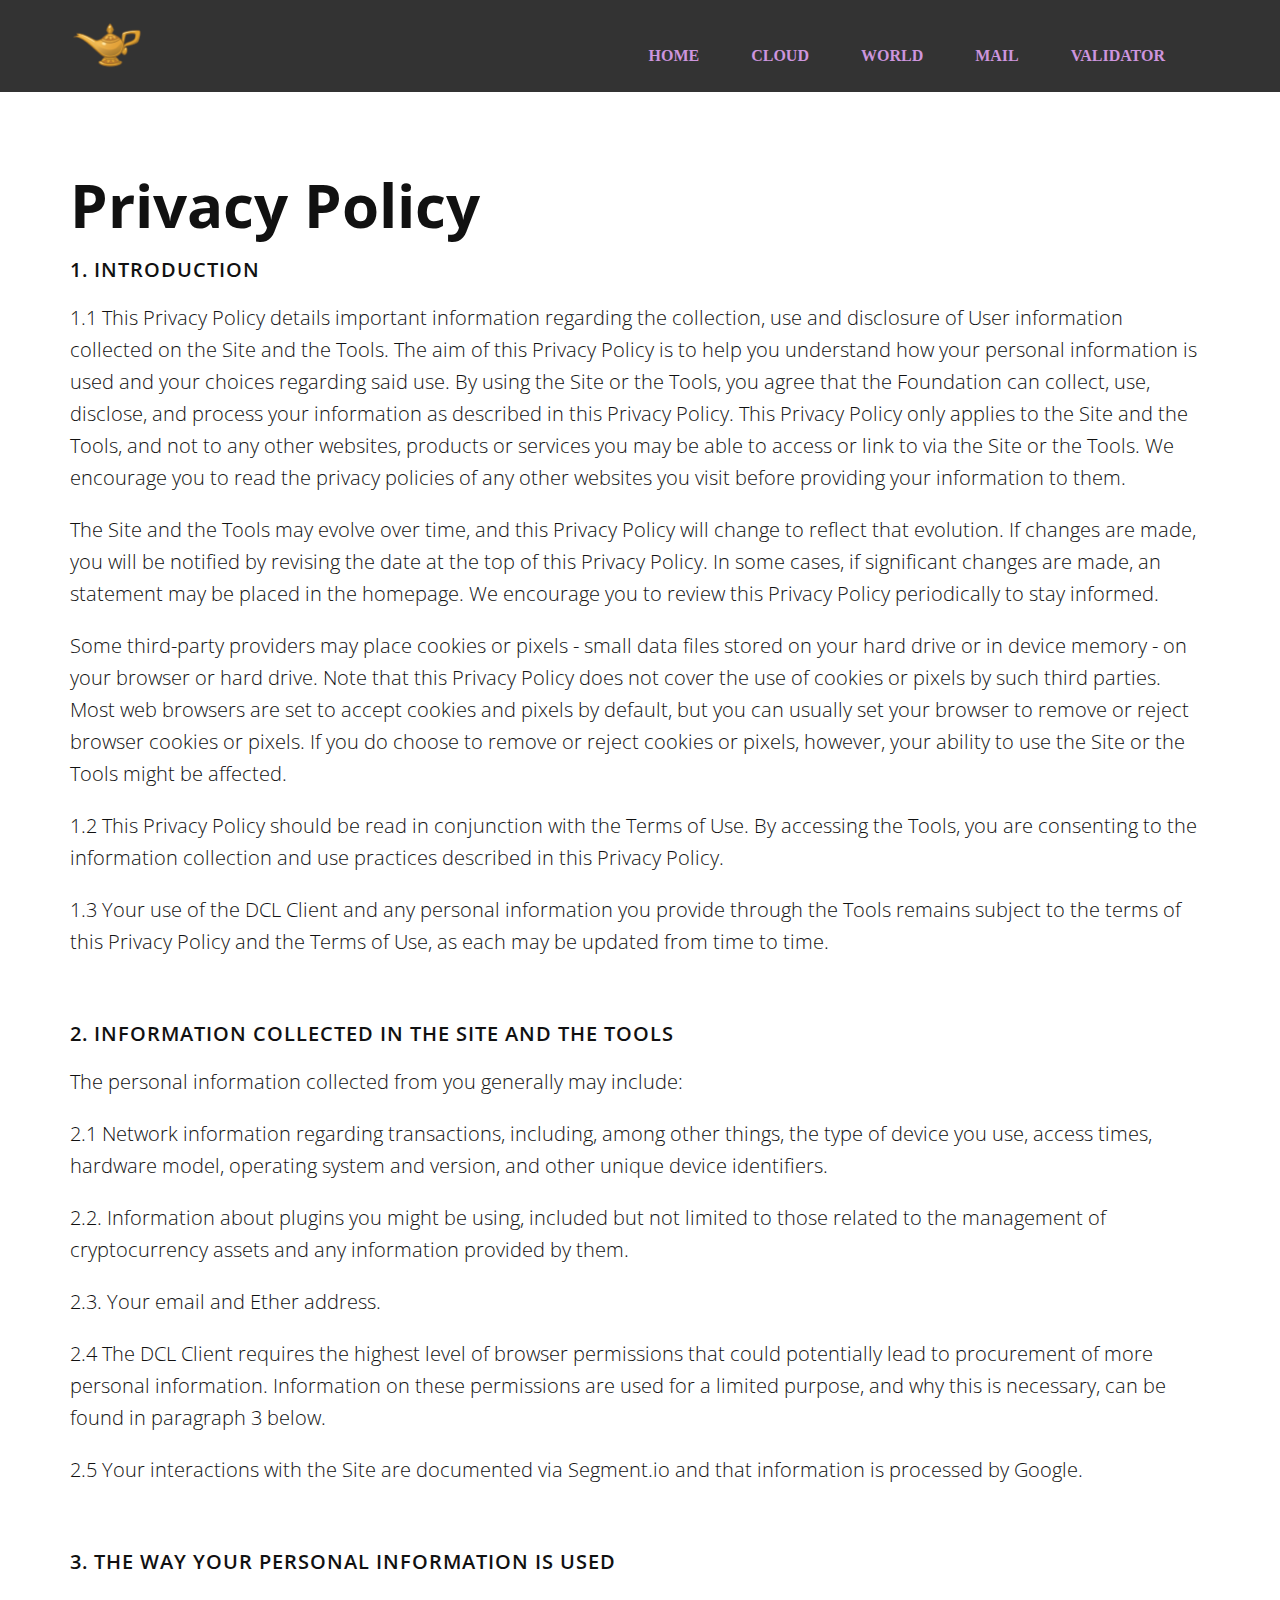
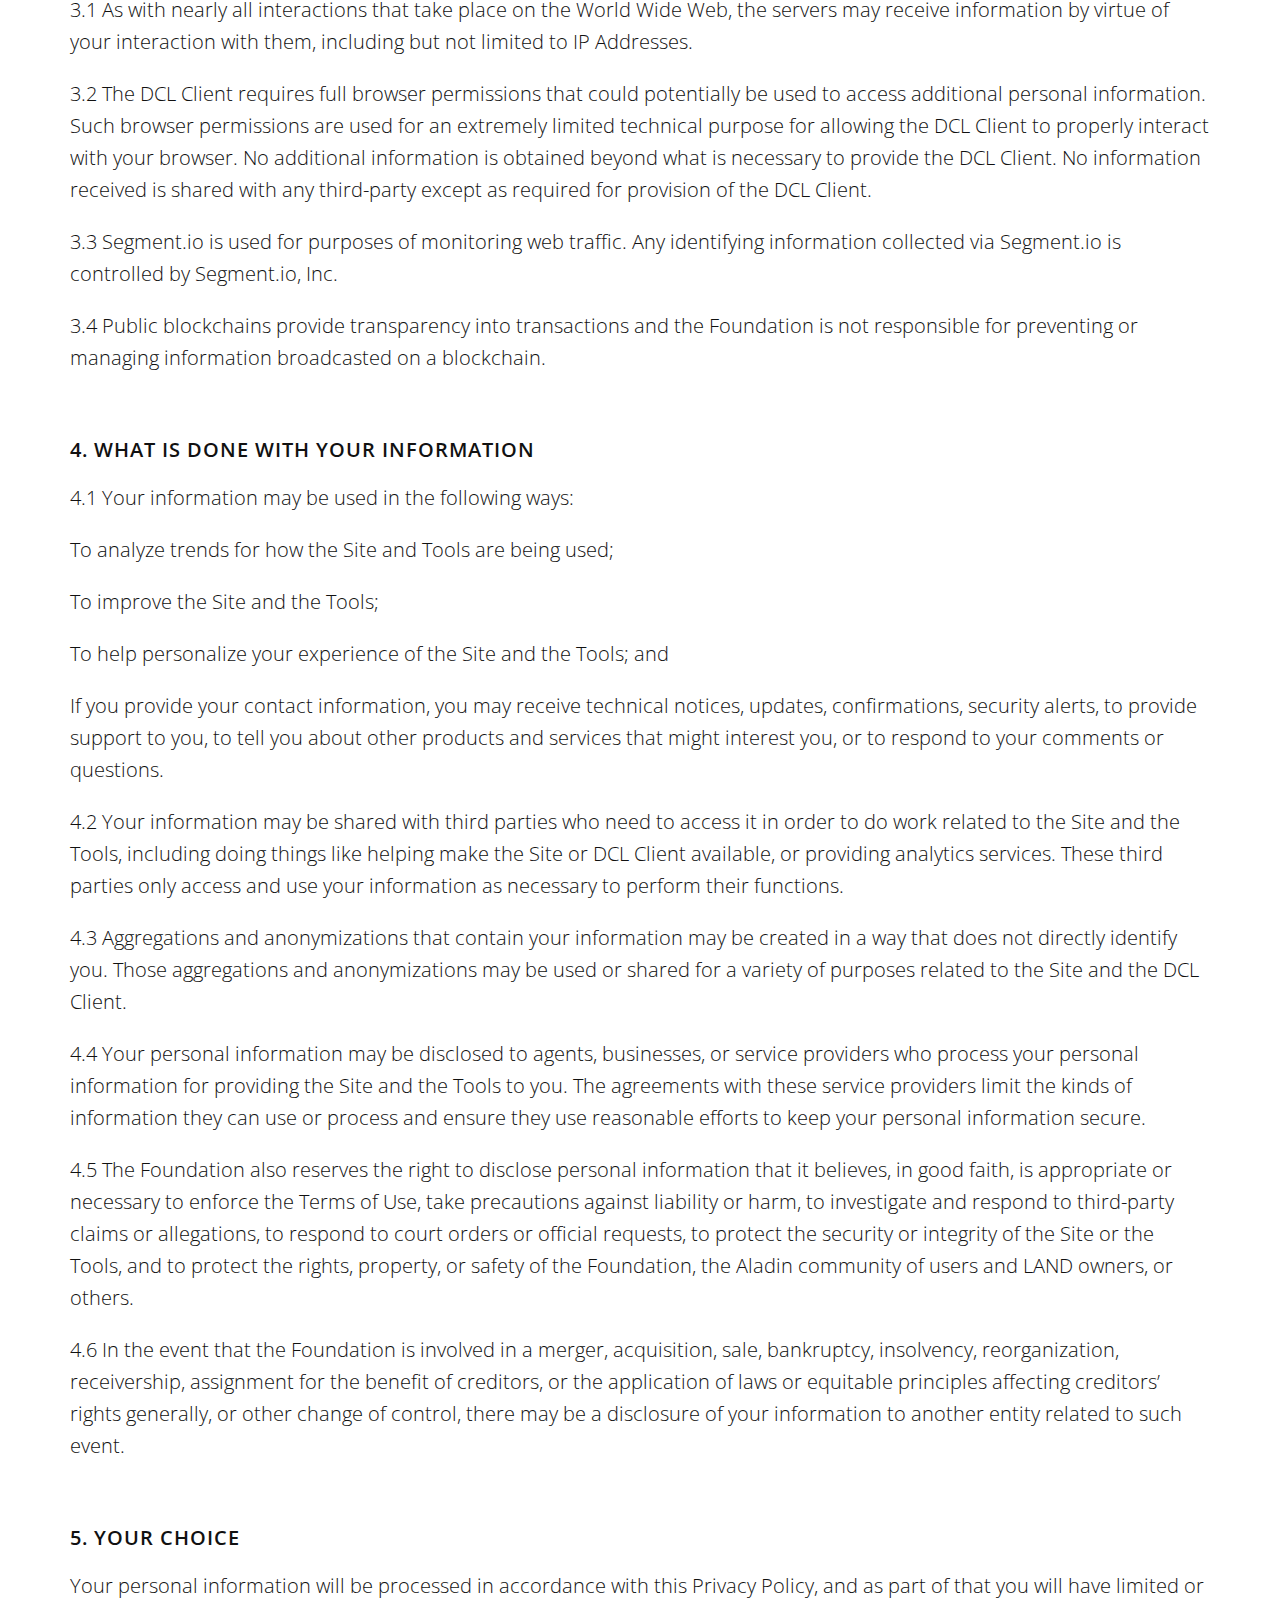
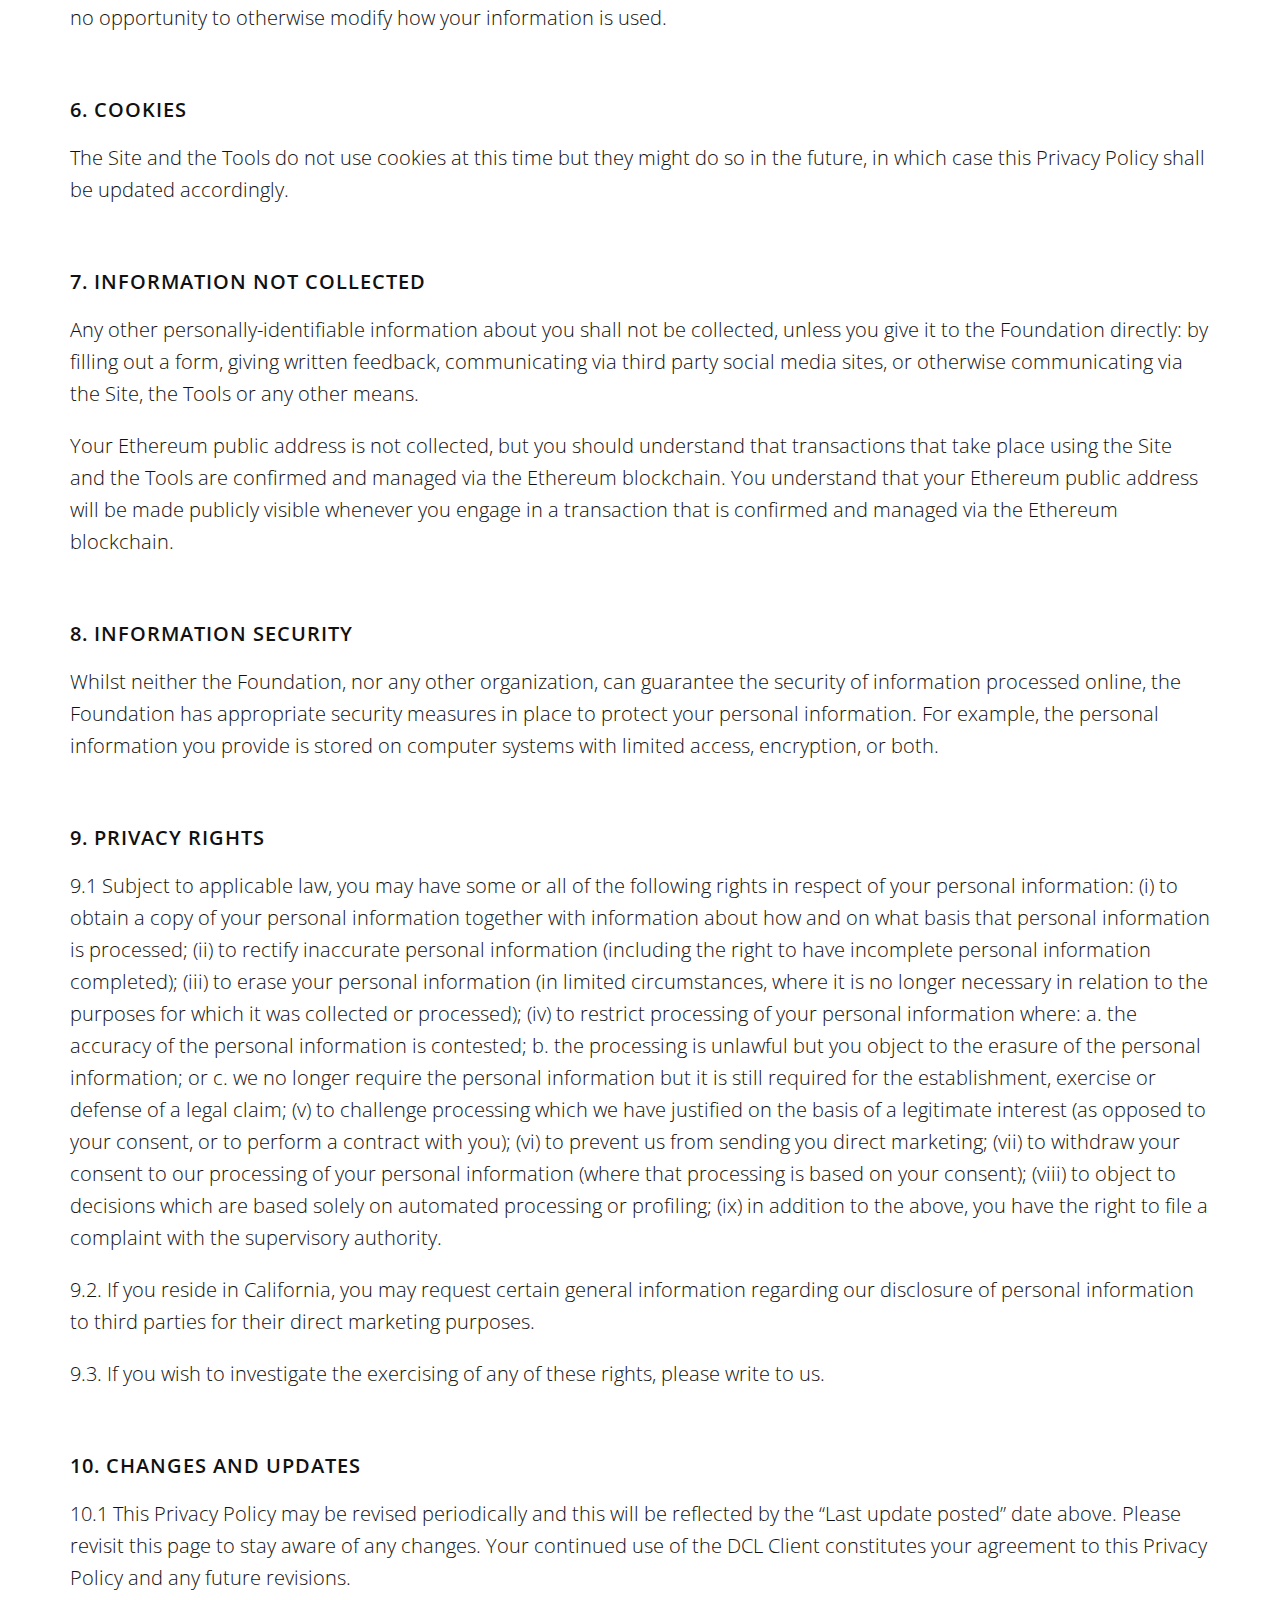
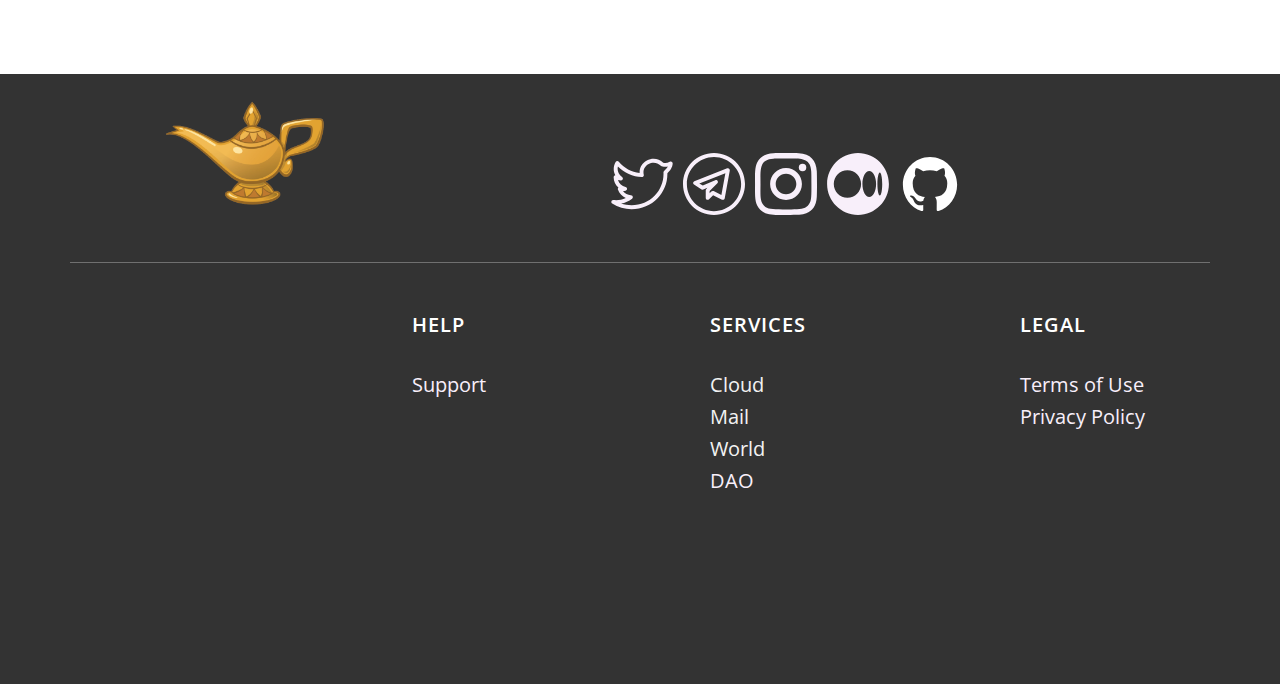
<file: Privacy.html>
<!DOCTYPE html>
<html style="font-size: 16px;"><head>
    <meta name="viewport" content="width=device-width, initial-scale=1.0">
    <meta charset="utf-8">
    <meta name="keywords" content="Privacy Policy">
    <meta name="description" content="This Privacy Policy details important information regarding the collection, use and disclosure of User information collected on the Site and the Tools. The aim of this Privacy Policy is to help you understand how your personal information is used and your choices regarding said use. By using the Site or the Tools, you agree that the Foundation can collect, use, disclose, and process your information as described in this Privacy Policy. ">
    <meta name="page_type" content="np-template-header-footer-from-plugin">
    <title>Privacy Policy </title>
    <link rel="stylesheet" href="nicepage.css" media="screen">
<link rel="stylesheet" href="Privacy.css" media="screen">
    <script class="u-script" type="text/javascript" src="jquery.js" defer=""></script>
    <script class="u-script" type="text/javascript" src="nicepage.js" defer=""></script>
    <meta name="generator" content="Aladin">
    <meta property="og:title" content="Aladin World Privacy Policy">
    <meta property="og:description" content="This Privacy Policy details important information regarding the collection, use and disclosure of User information collected on the Site and the Tools. The aim of this Privacy Policy is to help you understand how your personal information is used and your choices regarding said use. By using the Site or the Tools, you agree that the Foundation can collect, use, disclose, and process your information as described in this Privacy Policy. ">
    <meta property="og:image" content="images/aladin_world_logo-transparent1.png">
    <link rel="icon" href="images/favicon.png">
    <link id="u-theme-google-font" rel="stylesheet" href="https://fonts.googleapis.com/css?family=Open+Sans:300,300i,400,400i,600,600i,700,700i,800,800i">
    
    
    <script type="application/ld+json">{
		"@context": "http://schema.org",
		"@type": "Organization",
		"name": "Aladin World",
		"logo": "images/aladin_world_logo-transparent.png",
		"sameAs": [
				"https://twitter.com/aladin_world",
				"https://t.me/aladinworld",
				"https://www.instagram.com/aladin.world.official/",
				"https://aladincloud.medium.com/",
				"https://github.com/Aladinworld/"
		]
}</script>
    <meta name="theme-color" content="#834496">
    <meta name="twitter:site" content="@">
    <meta name="twitter:card" content="summary_large_image">
    <meta name="twitter:title" content="Privacy Policy ">
    <meta name="twitter:description" content="Aladin World">
    <meta property="og:type" content="website">
  </head>
  <body class="u-body"><header class="u-clearfix u-grey-80 u-header u-header" id="sec-edd5"><div class="u-clearfix u-sheet u-valign-bottom-lg u-valign-bottom-md u-valign-bottom-xl u-sheet-1">
        <a href="#" class="u-image u-logo u-image-1" src="" data-image-width="600" data-image-height="416">
          <img src="images/aladin_world_logo-transparent.png" class="u-logo-image u-logo-image-1">
        </a>
        <nav class="u-align-left u-menu u-menu-dropdown u-nav-spacing-25 u-offcanvas u-menu-1">
          <div class="menu-collapse" style="font-size: 1rem; letter-spacing: 0px; font-weight: 700;">
            <a class="u-button-style u-custom-active-border-color u-custom-border u-custom-border-color u-custom-borders u-custom-hover-border-color u-custom-left-right-menu-spacing u-custom-padding-bottom u-custom-text-active-color u-custom-text-color u-custom-text-hover-color u-custom-top-bottom-menu-spacing u-nav-link" href="#" style="padding: 8px; font-size: calc(1em + 16px);">
              <svg class="u-svg-link" preserveAspectRatio="xMidYMin slice" viewBox="0 0 302 302" style="undefined"><use xmlns:xlink="http://www.w3.org/1999/xlink" xlink:href="#svg-7b92"></use></svg>
              <svg xmlns="http://www.w3.org/2000/svg" xmlns:xlink="http://www.w3.org/1999/xlink" version="1.1" id="svg-7b92" x="0px" y="0px" viewBox="0 0 302 302" style="enable-background:new 0 0 302 302;" xml:space="preserve" class="u-svg-content"><g><rect y="36" width="302" height="30"></rect><rect y="236" width="302" height="30"></rect><rect y="136" width="302" height="30"></rect>
</g><g></g><g></g><g></g><g></g><g></g><g></g><g></g><g></g><g></g><g></g><g></g><g></g><g></g><g></g><g></g></svg>
            </a>
          </div>
          <div class="u-custom-menu u-nav-container">
            <ul class="u-nav u-spacing-20 u-unstyled u-nav-1"><li class="u-nav-item"><a class="u-border-active-palette-1-base u-border-hover-palette-1-base u-button-style u-nav-link u-text-active-white u-text-hover-palette-1-dark-1 u-text-palette-1-light-1" href="HOME.html" style="padding: 28px 16px;">HOME</a>
</li><li class="u-nav-item"><a class="u-border-active-palette-1-base u-border-hover-palette-1-base u-button-style u-nav-link u-text-active-white u-text-hover-palette-1-dark-1 u-text-palette-1-light-1" href="https://cloud.aladin.world/" target="_blank" style="padding: 28px 16px;">CLOUD</a>
</li><li class="u-nav-item"><a class="u-border-active-palette-1-base u-border-hover-palette-1-base u-button-style u-nav-link u-text-active-white u-text-hover-palette-1-dark-1 u-text-palette-1-light-1" href="WORLD.html" style="padding: 28px 16px;">WORLD</a>
</li><li class="u-nav-item"><a class="u-border-active-palette-1-base u-border-hover-palette-1-base u-button-style u-nav-link u-text-active-white u-text-hover-palette-1-dark-1 u-text-palette-1-light-1" href="https://mail.aladin.world/" target="_blank" style="padding: 28px 16px;">MAIL</a>
</li><li class="u-nav-item"><a class="u-border-active-palette-1-base u-border-hover-palette-1-base u-button-style u-nav-link u-text-active-white u-text-hover-palette-1-dark-1 u-text-palette-1-light-1" href="VALIDATOR.html" style="padding: 28px 16px;">VALIDATOR</a>
</li></ul>
          </div>
          <div class="u-custom-menu u-nav-container-collapse">
            <div class="u-align-center u-black u-container-style u-inner-container-layout u-opacity u-opacity-95 u-sidenav">
              <div class="u-inner-container-layout u-sidenav-overflow">
                <div class="u-menu-close"></div>
                <ul class="u-align-center u-nav u-popupmenu-items u-unstyled u-nav-2"><li class="u-nav-item"><a class="u-button-style u-nav-link" href="HOME.html" style="padding: 28px 16px;">HOME</a>
</li><li class="u-nav-item"><a class="u-button-style u-nav-link" href="https://cloud.aladin.world/" target="_blank" style="padding: 28px 16px;">CLOUD</a>
</li><li class="u-nav-item"><a class="u-button-style u-nav-link" href="WORLD.html" style="padding: 28px 16px;">WORLD</a>
</li><li class="u-nav-item"><a class="u-button-style u-nav-link" href="https://mail.aladin.world/" target="_blank" style="padding: 28px 16px;">MAIL</a>
</li><li class="u-nav-item"><a class="u-button-style u-nav-link" href="VALIDATOR.html" style="padding: 28px 16px;">VALIDATOR</a>
</li></ul>
              </div>
            </div>
            <div class="u-black u-menu-overlay u-opacity u-opacity-70"></div>
          </div>
        </nav>
      </div></header>
    <section class="u-align-left u-clearfix u-section-1" id="sec-0c51">
      <div class="u-clearfix u-sheet u-valign-middle u-sheet-1">
        <div class="fr-view u-clearfix u-rich-text u-text u-text-1">
          <h2>Privacy Policy</h2>
          <h5>1. Introduction</h5>
          <p>1.1 This Privacy Policy details important information regarding the collection, use and disclosure of User information collected on the Site and the Tools. The aim of this Privacy Policy is to help you understand how your personal information is used and your choices regarding said use. By using the Site or the Tools, you agree that the Foundation can collect, use, disclose, and process your information as described in this Privacy Policy. This Privacy Policy only applies to the Site and the Tools, and not to any other websites, products or services you may be able to access or link to via the Site or the Tools. We encourage you to read the privacy policies of any other websites you visit before providing your information to them.</p>
          <p>The Site and the Tools may evolve over time, and this Privacy Policy will change to reflect that evolution. If changes are made, you will be notified by revising the date at the top of this Privacy Policy. In some cases, if significant changes are made, an statement may be placed in the homepage. We encourage you to review this Privacy Policy periodically to stay informed.</p>
          <p>Some third-party providers may place cookies or pixels - small data files stored on your hard drive or in device memory - on your browser or hard drive. Note that this Privacy Policy does not cover the use of cookies or pixels by such third parties. Most web browsers are set to accept cookies and pixels by default, but you can usually set your browser to remove or reject browser cookies or pixels. If you do choose to remove or reject cookies or pixels, however, your ability to use the Site or the Tools might be affected.</p>
          <p>1.2 This Privacy Policy should be read in conjunction with the Terms of Use. By accessing the Tools, you are consenting to the information collection and use practices described in this Privacy Policy.</p>
          <p>1.3 Your use of the DCL Client and any personal information you provide through the Tools remains subject to the terms of this Privacy Policy and the Terms of Use, as each may be updated from time to time.</p>
          <h5>
            <br>
          </h5>
          <h5>2. Information Collected in the Site and the Tools</h5>
          <p>The personal information collected from you generally may include:</p>
          <p>2.1 Network information regarding transactions, including, among other things, the type of device you use, access times, hardware model, operating system and version, and other unique device identifiers.</p>
          <p>2.2. Information about plugins you might be using, included but not limited to those related to the management of cryptocurrency assets and any information provided by them.</p>
          <p>2.3. Your email and Ether address.</p>
          <p>2.4 The DCL Client requires the highest level of browser permissions that could potentially lead to procurement of more personal information. Information on these permissions are used for a limited purpose, and why this is necessary, can be found in paragraph 3 below.</p>
          <p>2.5 Your interactions with the Site are documented via Segment.io and that information is processed by Google.</p>
          <h5>
            <br>
          </h5>
          <h5>3. The Way your Personal Information is used</h5>
          <p>3.1 As with nearly all interactions that take place on the World Wide Web, the servers may receive information by virtue of your interaction with them, including but not limited to IP Addresses.</p>
          <p>3.2 The DCL Client requires full browser permissions that could potentially be used to access additional personal information. Such browser permissions are used for an extremely limited technical purpose for allowing the DCL Client to properly interact with your browser. No additional information is obtained beyond what is necessary to provide the DCL Client. No information received is shared with any third-party except as required for provision of the DCL Client.</p>
          <p>3.3 Segment.io is used for purposes of monitoring web traffic. Any identifying information collected via Segment.io is controlled by Segment.io, Inc.</p>
          <p>3.4 Public blockchains provide transparency into transactions and the Foundation is not responsible for preventing or managing information broadcasted on a blockchain.</p>
          <h5>
            <br>
          </h5>
          <h5>4. What Is Done With Your Information</h5>
          <p>4.1 Your information may be used in the following ways:</p>
          <p>To analyze trends for how the Site and Tools are being used;</p>
          <p>To improve the Site and the Tools;</p>
          <p>To help personalize your experience of the Site and the Tools; and</p>
          <p>If you provide your contact information, you may receive technical notices, updates, confirmations, security alerts, to provide support to you, to tell you about other products and services that might interest you, or to respond to your comments or questions.</p>
          <p>4.2 Your information may be shared with third parties who need to access it in order to do work related to the Site and the Tools, including doing things like helping make the Site or DCL Client available, or providing analytics services. These third parties only access and use your information as necessary to perform their functions.</p>
          <p>4.3 Aggregations and anonymizations that contain your information may be created in a way that does not directly identify you. Those aggregations and anonymizations may be used or shared for a variety of purposes related to the Site and the DCL Client.</p>
          <p>4.4 Your personal information may be disclosed to agents, businesses, or service providers who process your personal information for providing the Site and the Tools to you. The agreements with these service providers limit the kinds of information they can use or process and ensure they use reasonable efforts to keep your personal information secure.</p>
          <p>4.5 The Foundation also reserves the right to disclose personal information that it believes, in good faith, is appropriate or necessary to enforce the Terms of Use, take precautions against liability or harm, to investigate and respond to third-party claims or allegations, to respond to court orders or official requests, to protect the security or integrity of the Site or the Tools, and to protect the rights, property, or safety of the Foundation, the Aladin community of users and LAND owners, or others.</p>
          <p>4.6 In the event that the Foundation is involved in a merger, acquisition, sale, bankruptcy, insolvency, reorganization, receivership, assignment for the benefit of creditors, or the application of laws or equitable principles affecting creditors’ rights generally, or other change of control, there may be a disclosure of your information to another entity related to such event.</p>
          <h5>
            <br>
          </h5>
          <h5>5. Your Choice</h5>
          <p>Your personal information will be processed in accordance with this Privacy Policy, and as part of that you will have limited or no opportunity to otherwise modify how your information is used.</p>
          <h5>
            <br>
          </h5>
          <h5>6. Cookies</h5>
          <p>The Site and the Tools do not use cookies at this time but they might do so in the future, in which case this Privacy Policy shall be updated accordingly.</p>
          <h5>
            <br>
          </h5>
          <h5>7. Information Not Collected</h5>
          <p>Any other personally-identifiable information about you shall not be collected, unless you give it to the Foundation directly: by filling out a form, giving written feedback, communicating via third party social media sites, or otherwise communicating via the Site, the Tools or any other means.</p>
          <p>Your Ethereum public address is not collected, but you should understand that transactions that take place using the Site and the Tools are confirmed and managed via the Ethereum blockchain. You understand that your Ethereum public address will be made publicly visible whenever you engage in a transaction that is confirmed and managed via the Ethereum blockchain.</p>
          <h5>
            <br>
          </h5>
          <h5>8. Information Security</h5>
          <p>Whilst neither the Foundation, nor any other organization, can guarantee the security of information processed online, the Foundation has appropriate security measures in place to protect your personal information. For example, the personal information you provide is stored on computer systems with limited access, encryption, or both.</p>
          <h5>
            <br>
          </h5>
          <h5>9. Privacy Rights</h5>
          <p>9.1 Subject to applicable law, you may have some or all of the following rights in respect of your personal information: (i) to obtain a copy of your personal information together with information about how and on what basis that personal information is processed; (ii) to rectify inaccurate personal information (including the right to have incomplete personal information completed); (iii) to erase your personal information (in limited circumstances, where it is no longer necessary in relation to the purposes for which it was collected or processed); (iv) to restrict processing of your personal information where: a. the accuracy of the personal information is contested; b. the processing is unlawful but you object to the erasure of the personal information; or c. we no longer require the personal information but it is still required for the establishment, exercise or defense of a legal claim; (v) to challenge processing which we have justified on the basis of a legitimate interest (as opposed to your consent, or to perform a contract with you); (vi) to prevent us from sending you direct marketing; (vii) to withdraw your consent to our processing of your personal information (where that processing is based on your consent); (viii) to object to decisions which are based solely on automated processing or profiling; (ix) in addition to the above, you have the right to file a complaint with the supervisory authority.</p>
          <p>9.2. If you reside in California, you may request certain general information regarding our disclosure of personal information to third parties for their direct marketing purposes.</p>
          <p>9.3. If you wish to investigate the exercising of any of these rights, please write to us.</p>
          <h5>
            <br>
          </h5>
          <h5>10. Changes and Updates</h5>
          <p>10.1 This Privacy Policy may be revised periodically and this will be reflected by the “Last update posted” date above. Please revisit this page to stay aware of any changes. Your continued use of the DCL Client constitutes your agreement to this Privacy Policy and any future revisions.</p>
        </div>
      </div>
    </section>
    
    
    <footer class="u-clearfix u-footer u-grey-80" id="sec-f2e8"><div class="u-clearfix u-sheet u-sheet-1">
        <a href="HOME.html" data-page-id="62372677" class="u-image u-logo u-image-1" data-image-width="600" data-image-height="416" title="HOME">
          <img src="images/aladin_world_logo-transparent1.png?rand=10a5" class="u-logo-image u-logo-image-1">
        </a>
        <div class="u-social-icons u-spacing-10 u-social-icons-1">
          <a class="u-social-url" title="Twitter" target="_blank" href="https://twitter.com/aladin_world"><span class="u-icon u-social-facebook u-social-icon u-text-palette-1-light-3 u-icon-1"><svg class="u-svg-link" preserveAspectRatio="xMidYMin slice" viewBox="0 0 24 24" style=""><use xmlns:xlink="http://www.w3.org/1999/xlink" xlink:href="#svg-fc91"></use></svg><svg class="u-svg-content" viewBox="0 0 24 24" id="svg-fc91"><path d="m.473 19.595c2.222 1.41 4.808 2.155 7.478 2.155 3.91 0 7.493-1.502 10.09-4.229 2.485-2.61 3.852-6.117 3.784-9.676.942-.806 2.05-2.345 2.05-3.845 0-.575-.624-.94-1.13-.647-.885.52-1.692.656-2.522.423-1.695-1.652-4.218-2-6.344-.854-1.858 1-2.891 2.83-2.798 4.83-3.139-.383-6.039-1.957-8.061-4.403-.332-.399-.962-.352-1.226.1-.974 1.668-.964 3.601-.117 5.162-.403.071-.652.41-.652.777 0 1.569.706 3.011 1.843 3.995-.212.204-.282.507-.192.777.5 1.502 1.632 2.676 3.047 3.264-1.539.735-3.241.98-4.756.794-.784-.106-1.171.948-.494 1.377zm7.683-1.914c.561-.431.263-1.329-.441-1.344-1.24-.026-2.369-.637-3.072-1.598.339-.022.69-.074 1.024-.164.761-.206.725-1.304-.048-1.459-1.403-.282-2.504-1.304-2.917-2.62.377.093.761.145 1.144.152.759.004 1.046-.969.427-1.376-1.395-.919-1.99-2.542-1.596-4.068 2.436 2.468 5.741 3.955 9.237 4.123.501.031.877-.44.767-.917-.475-2.059.675-3.502 1.91-4.167 1.222-.66 3.184-.866 4.688.712.447.471 1.955.489 2.722.31-.344.648-.873 1.263-1.368 1.609-.211.148-.332.394-.319.651.161 3.285-1.063 6.551-3.358 8.96-2.312 2.427-5.509 3.764-9.004 3.764-1.39 0-2.753-.226-4.041-.662 1.54-.298 3.003-.95 4.245-1.906z"></path></svg></span>
          </a>
          <a class="u-social-url" title="Telegram" target="_blank" href="https://t.me/aladinworld"><span class="u-icon u-social-icon u-social-twitter u-text-palette-1-light-3 u-icon-2"><svg class="u-svg-link" preserveAspectRatio="xMidYMin slice" viewBox="0 0 24 24" style=""><use xmlns:xlink="http://www.w3.org/1999/xlink" xlink:href="#svg-c9dd"></use></svg><svg class="u-svg-content" viewBox="0 0 24 24" id="svg-c9dd"><path d="m12 24c6.617 0 12-5.383 12-12s-5.383-12-12-12-12 5.383-12 12 5.383 12 12 12zm0-22.5c5.79 0 10.5 4.71 10.5 10.5s-4.71 10.5-10.5 10.5-10.5-4.71-10.5-10.5 4.71-10.5 10.5-10.5z"></path><path d="m7.896 14.155 1.568-.681-.44.441c-.141.141-.22.332-.22.53v2.935c0 .672.812.998 1.28.53l1.574-1.574 3.43 1.715c.444.222.981-.041 1.073-.537l1.957-10.761c.103-.579-.467-1.047-1.012-.833l-12.716 4.977c-.57.222-.646 1.002-.13 1.331l2.934 1.872c.21.134.475.155.702.055zm8.506-6.347-1.537 8.455-3.02-1.509c-.292-.146-.64-.085-.865.141l-.676.676v-.813l3.007-3.007c.583-.583-.073-1.545-.829-1.218l-4.817 2.09-1.354-.864z"></path></svg></span>
          </a>
          <a class="u-social-url" title="instagram" target="_blank" href="https://www.instagram.com/aladin.world.official/"><span class="u-icon u-social-icon u-social-instagram u-text-palette-1-light-3 u-icon-3"><svg class="u-svg-link" preserveAspectRatio="xMidYMin slice" viewBox="0 0 24 24" style=""><use xmlns:xlink="http://www.w3.org/1999/xlink" xlink:href="#svg-6afa"></use></svg><svg class="u-svg-content" viewBox="0 0 24 24" id="svg-6afa"><path d="m12.004 5.838c-3.403 0-6.158 2.758-6.158 6.158 0 3.403 2.758 6.158 6.158 6.158 3.403 0 6.158-2.758 6.158-6.158 0-3.403-2.758-6.158-6.158-6.158zm0 10.155c-2.209 0-3.997-1.789-3.997-3.997s1.789-3.997 3.997-3.997 3.997 1.789 3.997 3.997c.001 2.208-1.788 3.997-3.997 3.997z"></path><path d="m16.948.076c-2.208-.103-7.677-.098-9.887 0-1.942.091-3.655.56-5.036 1.941-2.308 2.308-2.013 5.418-2.013 9.979 0 4.668-.26 7.706 2.013 9.979 2.317 2.316 5.472 2.013 9.979 2.013 4.624 0 6.22.003 7.855-.63 2.223-.863 3.901-2.85 4.065-6.419.104-2.209.098-7.677 0-9.887-.198-4.213-2.459-6.768-6.976-6.976zm3.495 20.372c-1.513 1.513-3.612 1.378-8.468 1.378-5 0-7.005.074-8.468-1.393-1.685-1.677-1.38-4.37-1.38-8.453 0-5.525-.567-9.504 4.978-9.788 1.274-.045 1.649-.06 4.856-.06l.045.03c5.329 0 9.51-.558 9.761 4.986.057 1.265.07 1.645.07 4.847-.001 4.942.093 6.959-1.394 8.453z"></path><circle cx="18.406" cy="5.595" r="1.439"></circle></svg></span>
          </a>
          <a class="u-social-url" target="_blank" data-type="Medium" title="Medium" href="https://aladincloud.medium.com/"><span class="u-icon u-social-icon u-social-medium u-text-palette-1-light-3 u-icon-4"><svg class="u-svg-link" preserveAspectRatio="xMidYMin slice" viewBox="0 0 512 512" style=""><use xmlns:xlink="http://www.w3.org/1999/xlink" xlink:href="#svg-5d31"></use></svg><svg class="u-svg-content" viewBox="0 0 512 512" id="svg-5d31" style="fill-rule:evenodd;clip-rule:evenodd;stroke-linejoin:round;stroke-miterlimit:2;"><g><path d="M511.2,256C511.2,115.155 396.851,0.806 256.006,0.806L255.994,0.806C115.149,0.806 0.8,115.155 0.8,256C0.8,396.845 115.149,511.194 255.994,511.194L256.006,511.194C396.851,511.194 511.2,396.845 511.2,256ZM281.624,256.002C281.624,318.733 231.116,369.586 168.814,369.586C106.512,369.586 56,318.721 56,256.002C56,193.282 106.508,142.414 168.814,142.414C231.12,142.414 281.624,193.271 281.624,256.002ZM405.381,256.002C405.381,315.05 380.126,362.936 348.974,362.936C317.821,362.936 292.567,315.05 292.567,256.002C292.567,196.954 317.817,149.067 348.97,149.067C380.123,149.067 405.377,196.939 405.377,256.002L405.381,256.002ZM456,256.002C456,308.894 447.119,351.798 436.162,351.798C425.204,351.798 416.327,308.906 416.327,256.002C416.327,203.098 425.207,160.206 436.162,160.206C447.116,160.206 456,203.094 456,256.002Z"></path>
</g></svg></span>
          </a>
          <a class="u-social-url" target="_blank" data-type="Github" title="Github" href="https://github.com/Aladinworld/"><span class="u-icon u-social-github u-social-icon u-icon-5"><svg class="u-svg-link" preserveAspectRatio="xMidYMin slice" viewBox="0 0 512 512" style=""><use xmlns:xlink="http://www.w3.org/1999/xlink" xlink:href="#svg-927a"></use></svg><svg class="u-svg-content" viewBox="0 0 512 512" id="svg-927a" style="enable-background:new 0 0 512 512;"><style type="text/css"> .st0{fill-rule:evenodd;clip-rule:evenodd;} </style><g><path class="st0" d="M256,32C132.3,32,32,134.8,32,261.7c0,101.5,64.2,187.5,153.2,217.9c11.2,2.1,15.3-5,15.3-11.1   c0-5.5-0.2-19.9-0.3-39.1c-62.3,13.9-75.5-30.8-75.5-30.8c-10.2-26.5-24.9-33.6-24.9-33.6c-20.3-14.3,1.5-14,1.5-14   c22.5,1.6,34.3,23.7,34.3,23.7c20,35.1,52.4,25,65.2,19.1c2-14.8,7.8-25,14.2-30.7c-49.7-5.8-102-25.5-102-113.5   c0-25.1,8.7-45.6,23-61.6c-2.3-5.8-10-29.2,2.2-60.8c0,0,18.8-6.2,61.6,23.5c17.9-5.1,37-7.6,56.1-7.7c19,0.1,38.2,2.6,56.1,7.7   c42.8-29.7,61.5-23.5,61.5-23.5c12.2,31.6,4.5,55,2.2,60.8c14.3,16.1,23,36.6,23,61.6c0,88.2-52.4,107.6-102.3,113.3   c8,7.1,15.2,21.1,15.2,42.5c0,30.7-0.3,55.5-0.3,63c0,6.1,4,13.3,15.4,11C415.9,449.1,480,363.1,480,261.7   C480,134.8,379.7,32,256,32z"></path>
</g></svg></span>
          </a>
        </div>
        <div class="u-align-left u-border-1 u-border-white u-expanded-width u-line u-line-horizontal u-opacity u-opacity-30 u-line-1"></div>
        <div class="u-clearfix u-expanded-width u-gutter-100 u-layout-wrap u-layout-wrap-1">
          <div class="u-gutter-0 u-layout">
            <div class="u-layout-row">
              <div class="u-align-left u-container-style u-layout-cell u-left-cell u-size-15 u-size-30-md u-layout-cell-1">
                <div class="u-container-layout u-container-layout-1"></div>
              </div>
              <div class="u-align-left u-container-style u-layout-cell u-size-15 u-size-30-md u-layout-cell-2">
                <div class="u-container-layout u-valign-top u-container-layout-2"><!--position-->
                  <div data-position="" class="u-position u-position-1"><!--block-->
                    <div class="u-block">
                      <div class="u-block-container u-clearfix"><!--block_header-->
                        <h5 class="u-block-header u-text"><!--block_header_content--> HELP<!--/block_header_content--></h5><!--/block_header--><!--block_content-->
                        <div class="u-block-content u-text u-text-2"><!--block_content_content-->
                          <a href="https://aladin.tawk.help/" class="u-active-none u-border-none u-btn u-button-link u-button-style u-hover-none u-none u-text-palette-1-light-3 u-btn-1" target="_blank">
                            <br>Support
                          </a><!--/block_content_content-->
                        </div><!--/block_content-->
                      </div>
                    </div><!--/block-->
                  </div><!--/position-->
                </div>
              </div>
              <div class="u-align-left u-container-style u-layout-cell u-size-15 u-size-30-md u-layout-cell-3">
                <div class="u-container-layout u-valign-top-lg u-valign-top-md u-valign-top-sm u-valign-top-xl u-container-layout-3"><!--position-->
                  <div data-position="" class="u-position u-position-2"><!--block-->
                    <div class="u-block">
                      <div class="u-block-container u-clearfix"><!--block_header-->
                        <h5 class="u-block-header u-text"><!--block_header_content--> SERVICES<!--/block_header_content--></h5><!--/block_header--><!--block_content-->
                        <div class="u-block-content u-text u-text-4"><!--block_content_content-->
                          <br>
                          <a href="https://cloud.aladin.world/" class="u-active-none u-border-none u-btn u-button-link u-button-style u-hover-none u-none u-text-grey-5 u-btn-2" target="_blank">Cloud</a>
                          <br>
                          <a href="https://mail.aladin.world/" class="u-active-none u-border-none u-btn u-button-link u-button-style u-hover-none u-none u-text-grey-5 u-btn-3" target="_blank">Mail</a>
                          <br>
                          <a href="WORLD.html" data-page-id="58585666" class="u-border-none u-btn u-button-link u-button-style u-text-grey-5 u-btn-4">World</a>
                          <br>
                          <a href="https://aladin.world/dao" class="u-active-none u-border-none u-btn u-button-link u-button-style u-hover-none u-none u-text-palette-1-light-3 u-btn-5" target="_blank">DAO</a><!--/block_content_content-->
                        </div><!--/block_content-->
                      </div>
                    </div><!--/block-->
                  </div><!--/position-->
                </div>
              </div>
              <div class="u-align-left u-container-style u-layout-cell u-right-cell u-size-15 u-size-30-md u-layout-cell-4">
                <div class="u-container-layout u-valign-top u-container-layout-4"><!--position-->
                  <div data-position="" class="u-position"><!--block-->
                    <div class="u-block">
                      <div class="u-block-container u-clearfix"><!--block_header-->
                        <h5 class="u-block-header u-text"><!--block_header_content--> LEGAL<!--/block_header_content--></h5><!--/block_header--><!--block_content-->
                        <div class="u-block-content u-text u-text-6"><!--block_content_content-->
                          <a href="Terms-and-Conditions.html" data-page-id="35722977" class="u-active-none u-border-none u-btn u-button-link u-button-style u-hover-none u-none u-text-palette-1-light-3 u-btn-6">
                            <br>Terms of Use
                          </a>
                          <a href="Privacy.html" data-page-id="60254069" class="u-active-none u-border-none u-btn u-button-link u-button-style u-hover-none u-none u-text-palette-1-light-3 u-btn-7">
                            <br>Privacy Policy
                          </a><!--/block_content_content-->
                        </div><!--/block_content-->
                      </div>
                    </div><!--/block-->
                  </div><!--/position-->
                </div>
              </div>
            </div>
          </div>
        </div>
      </div></footer>
  
</body></html>
</file>
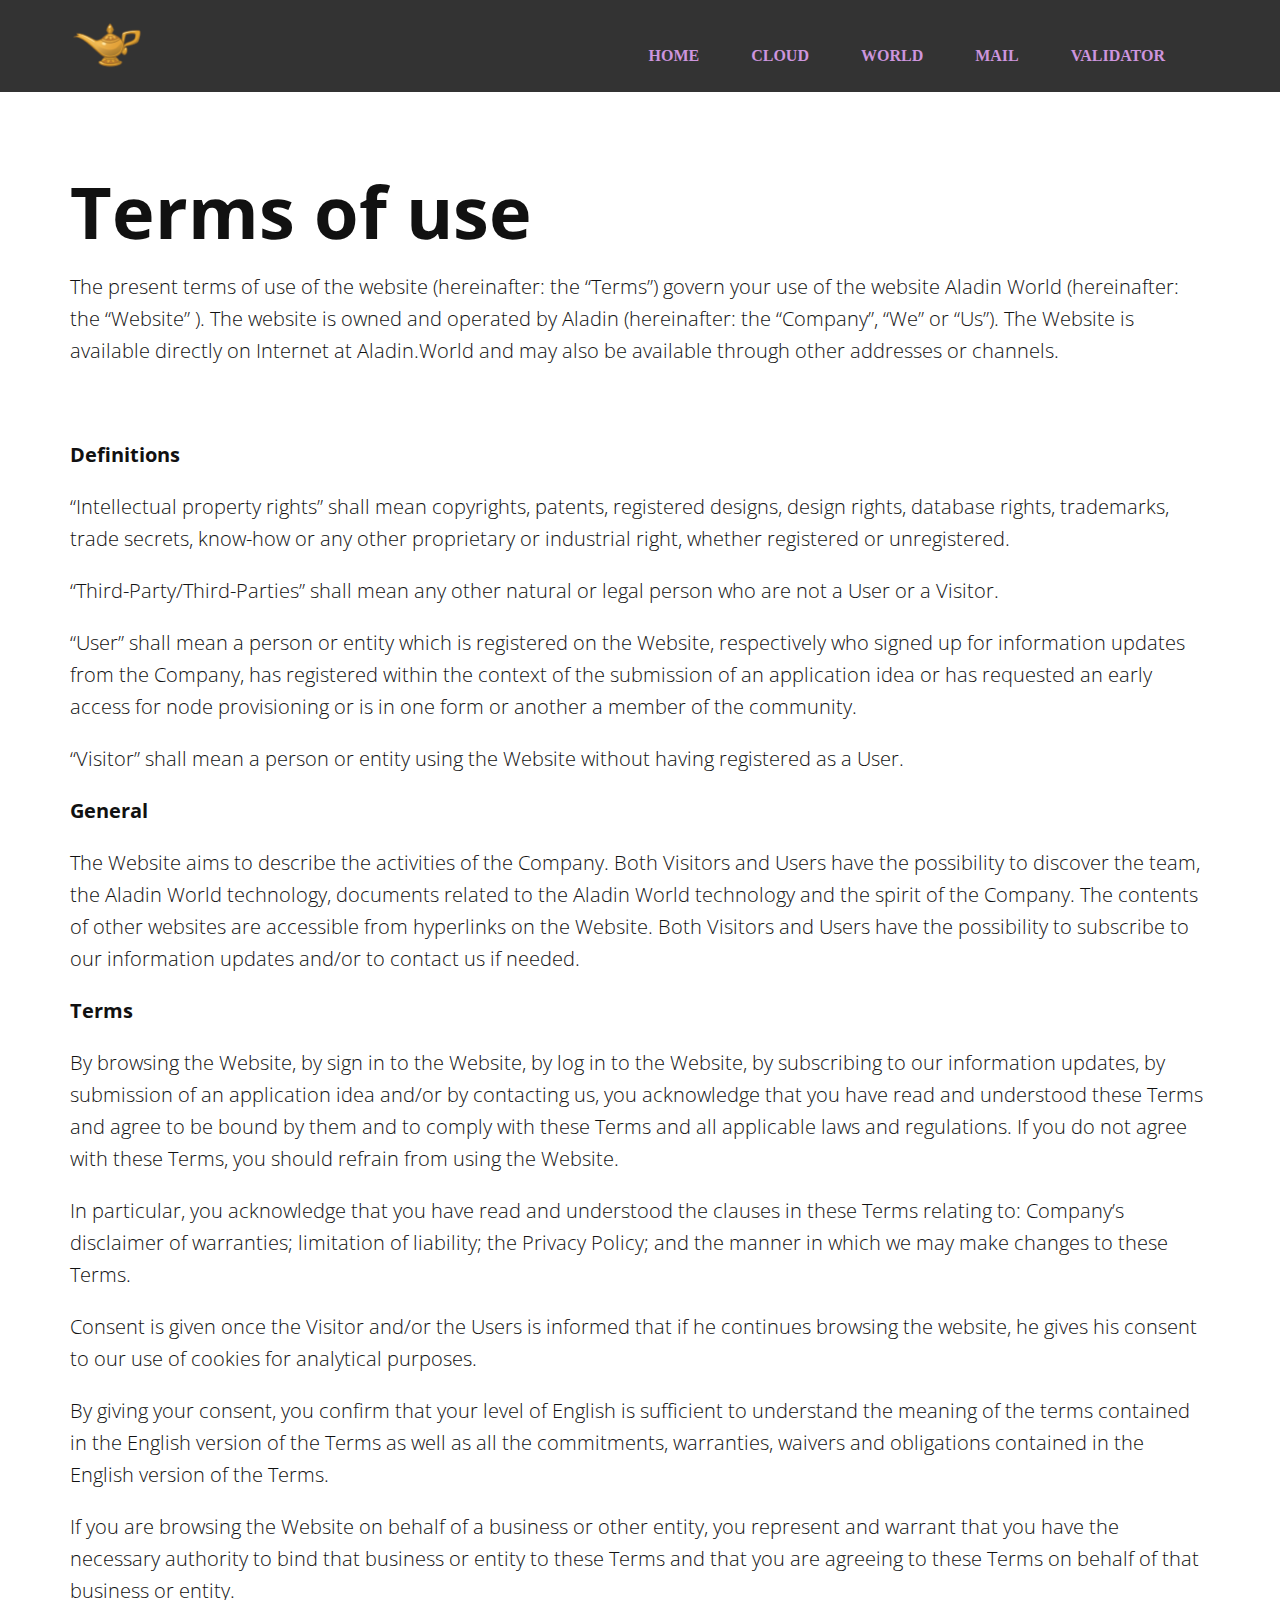
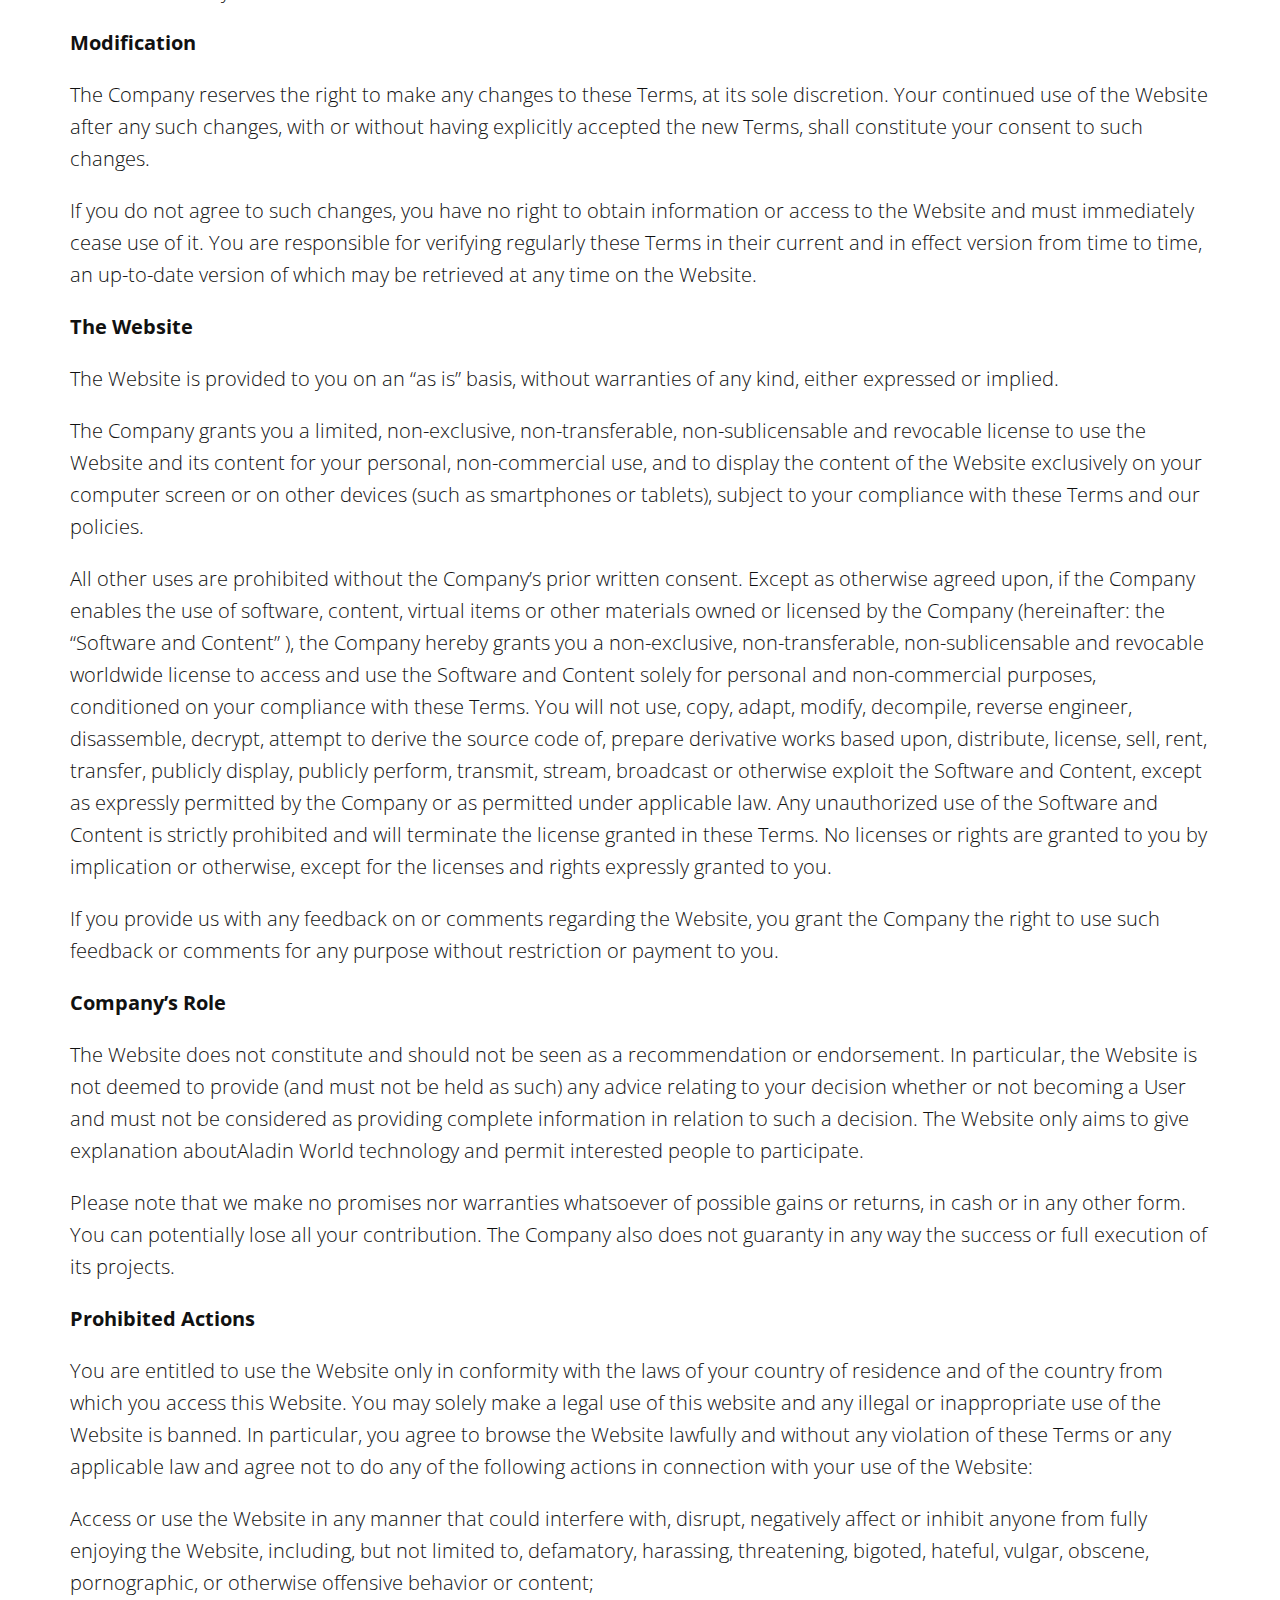
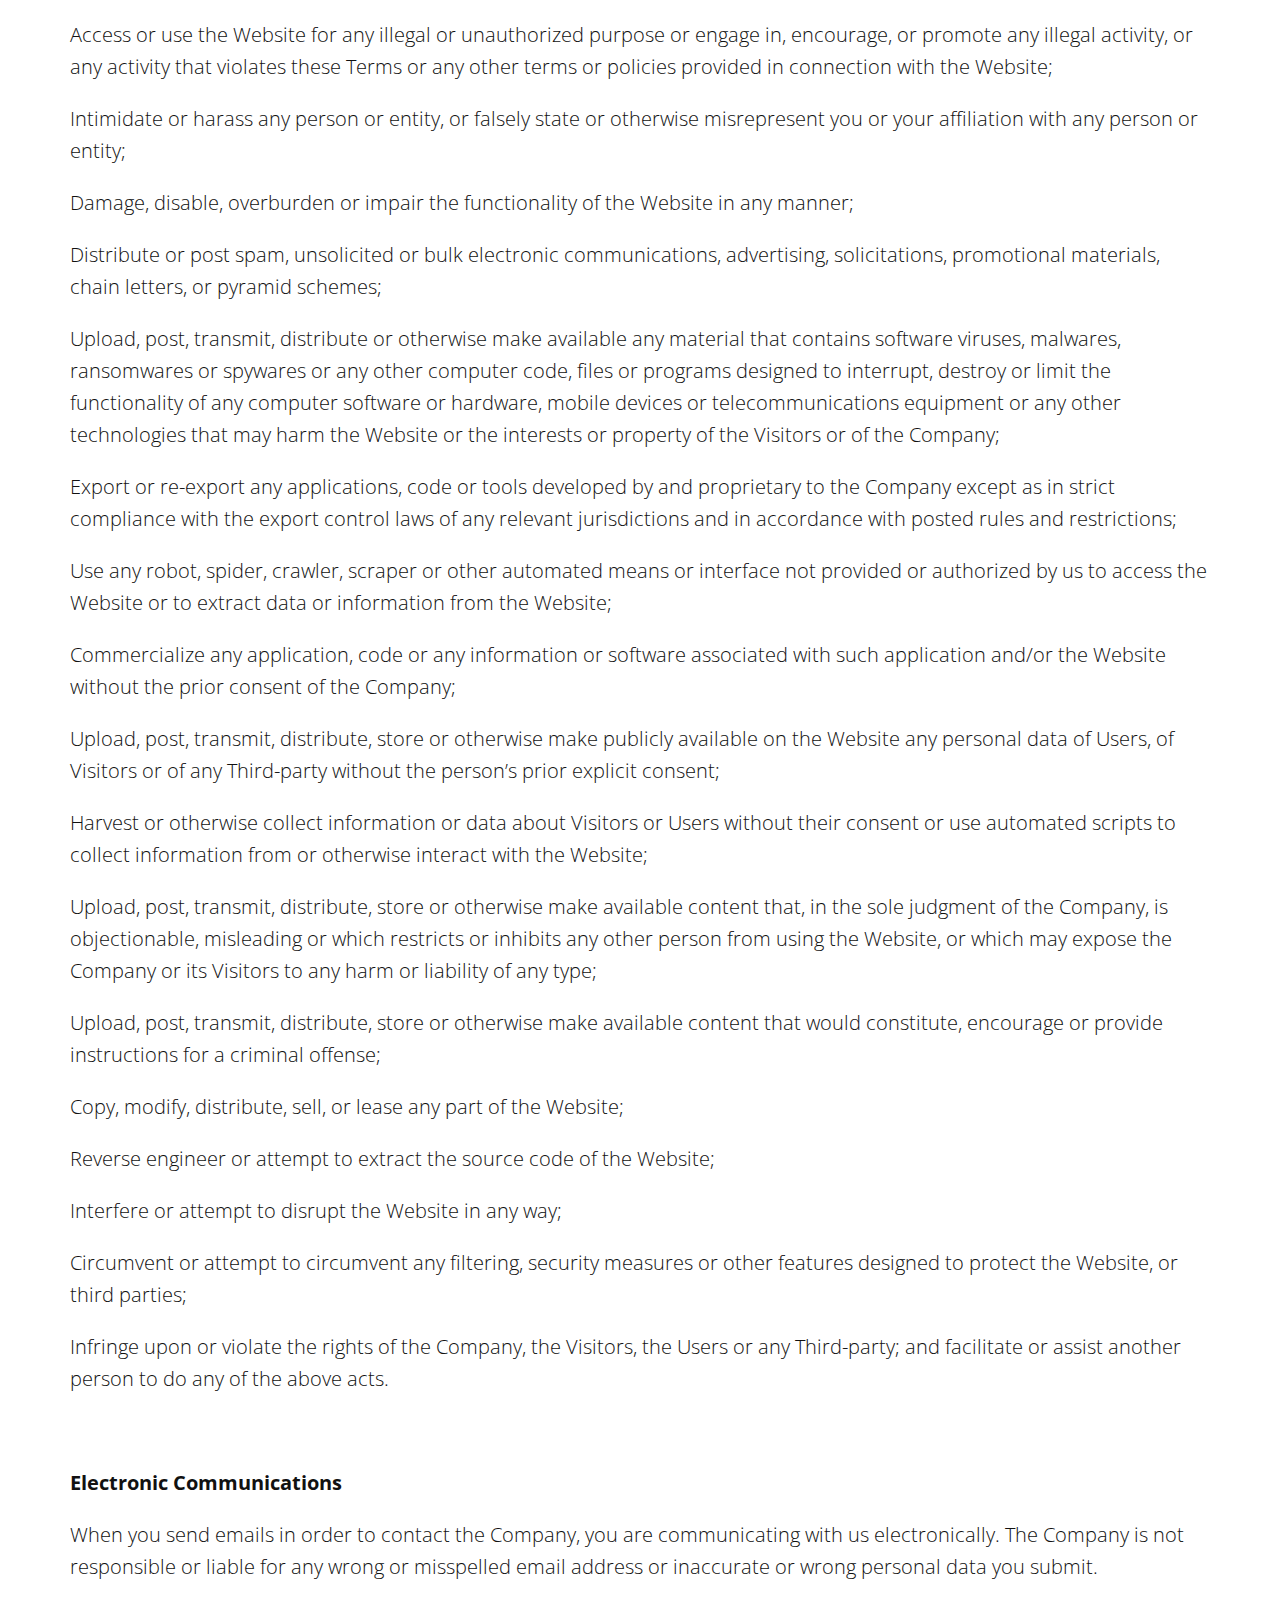
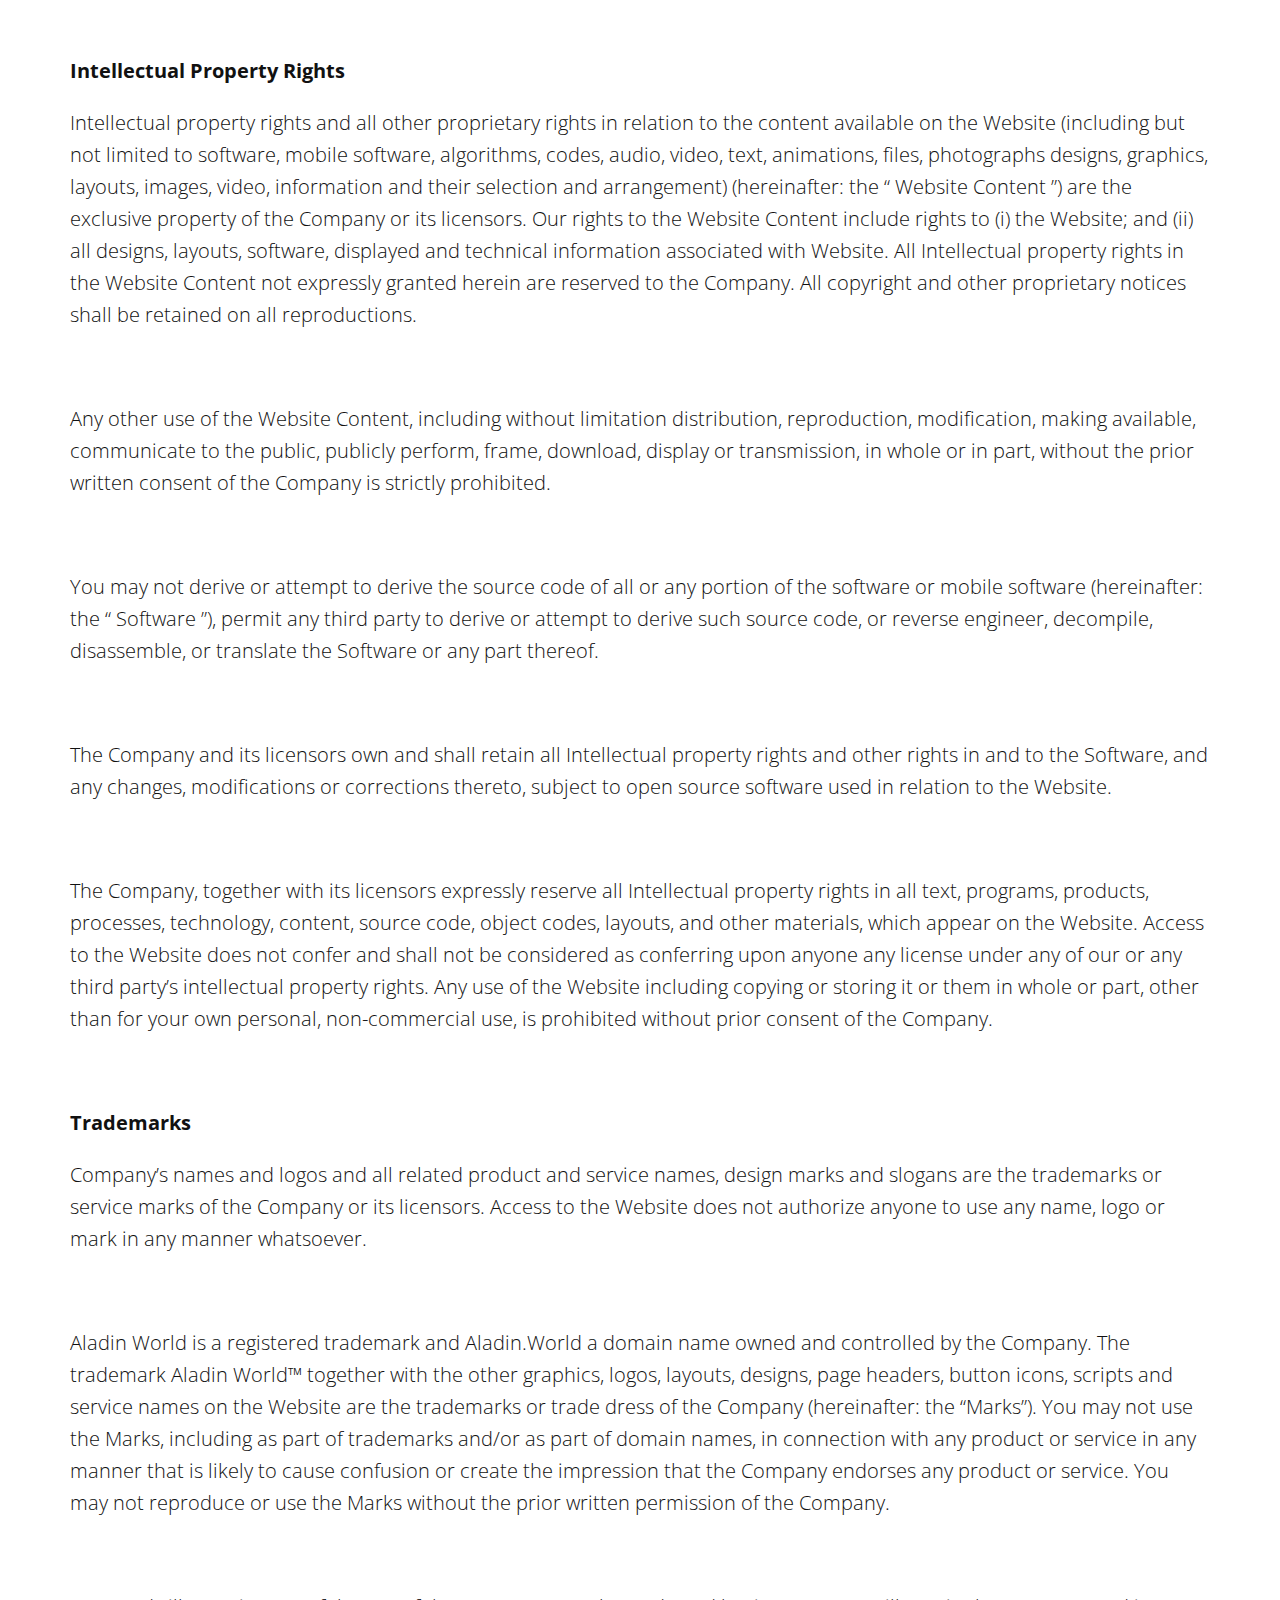
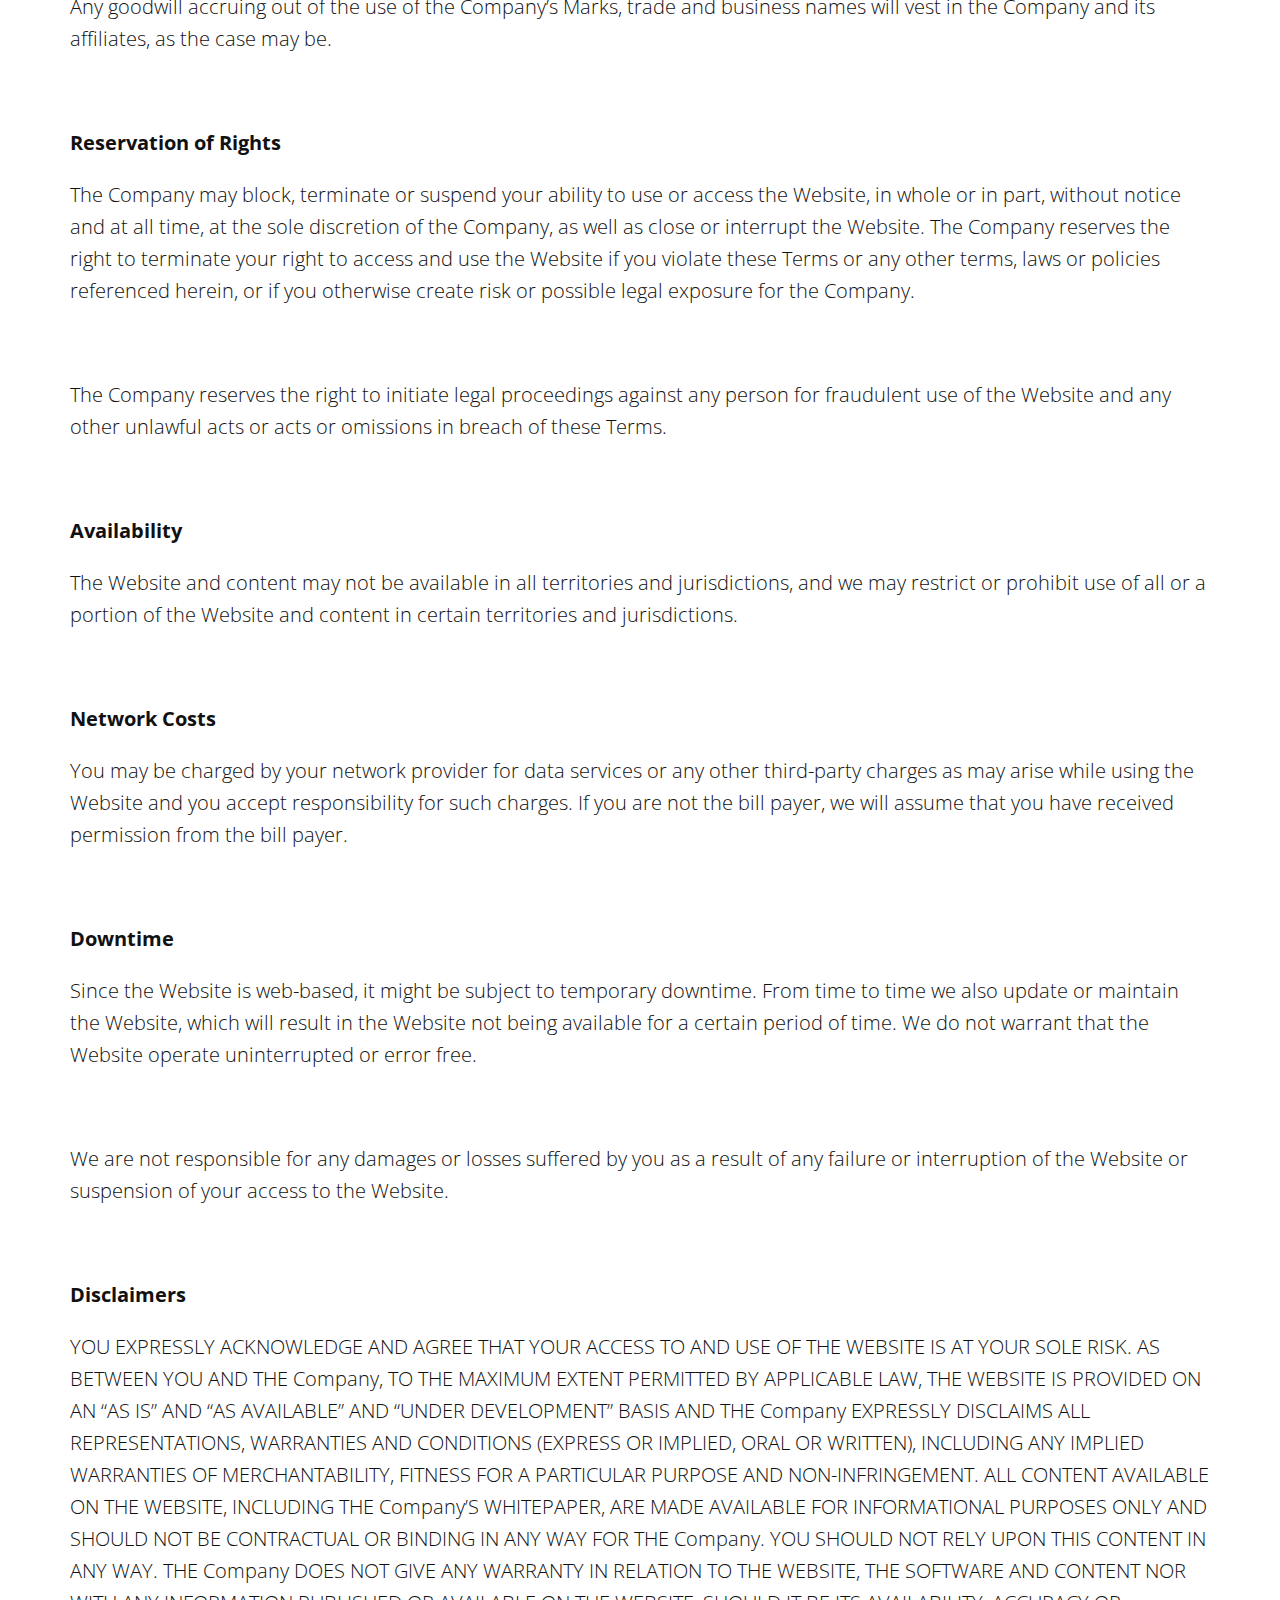
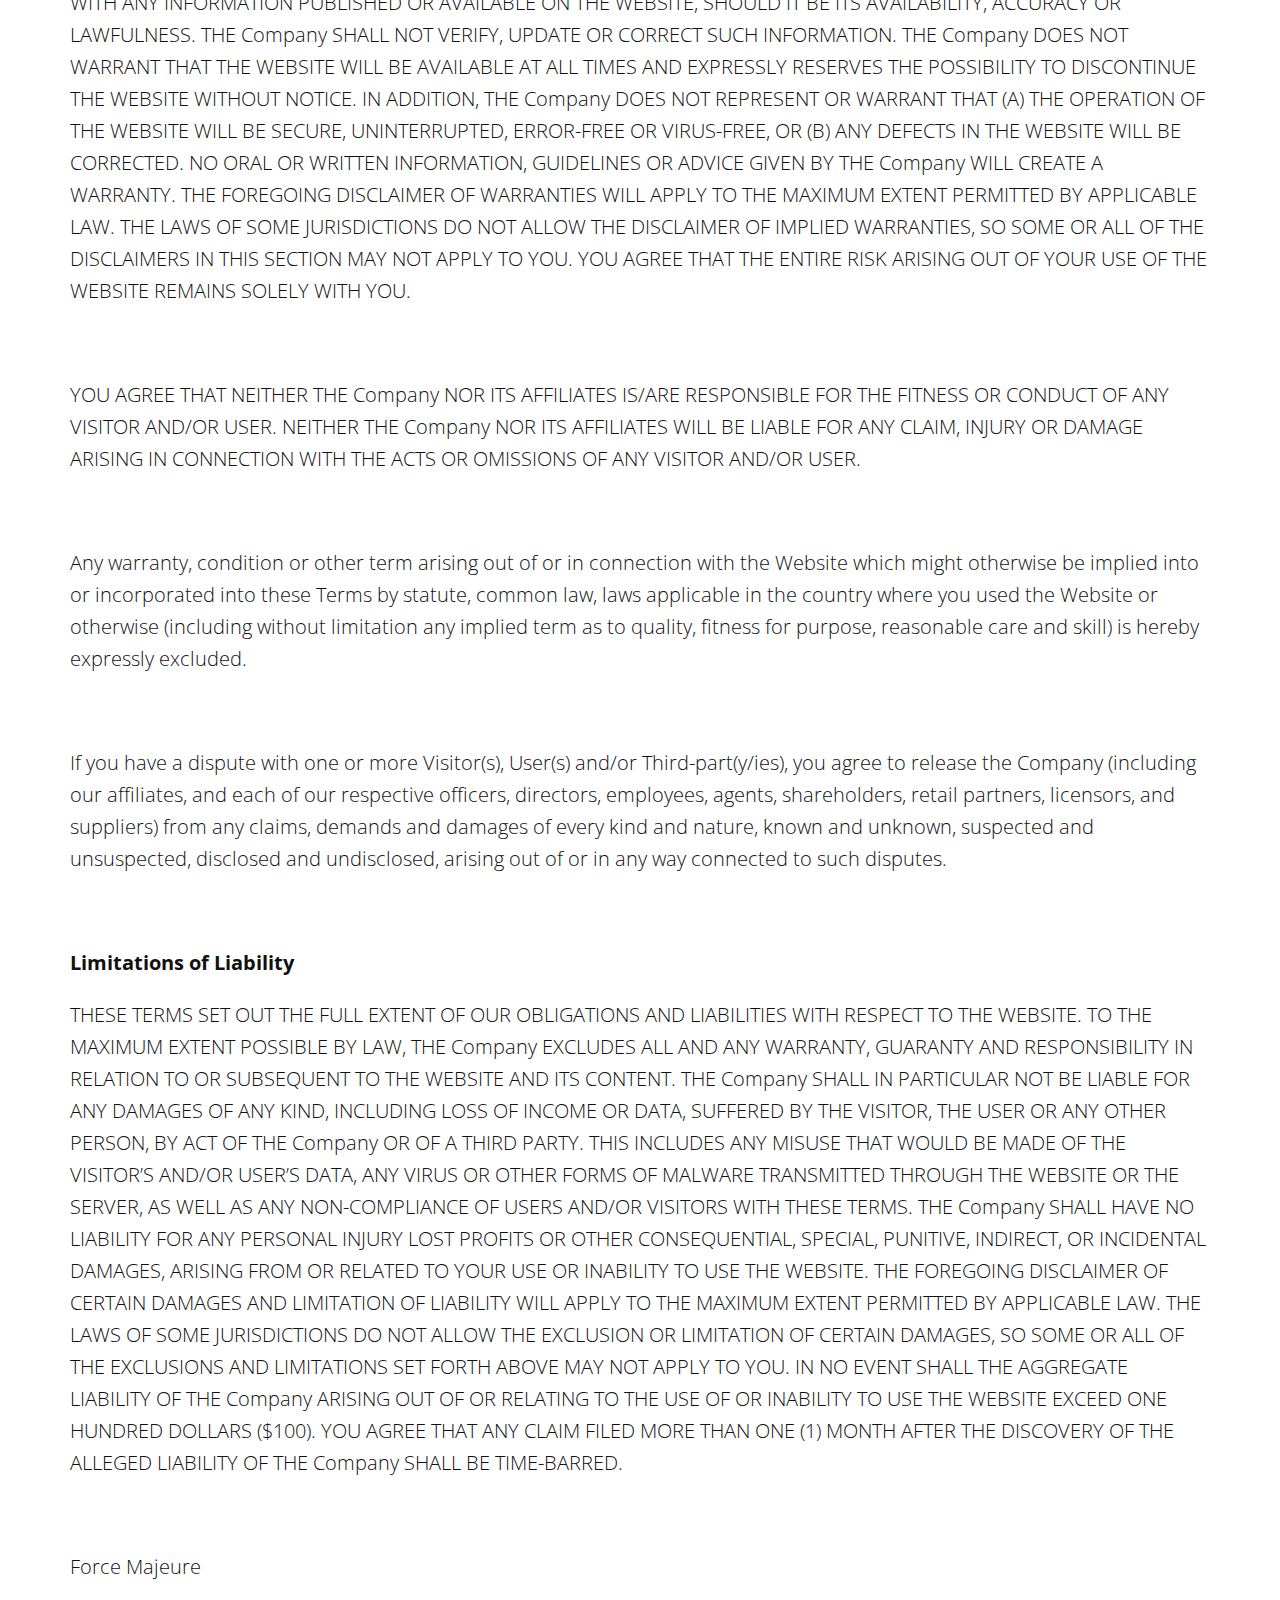
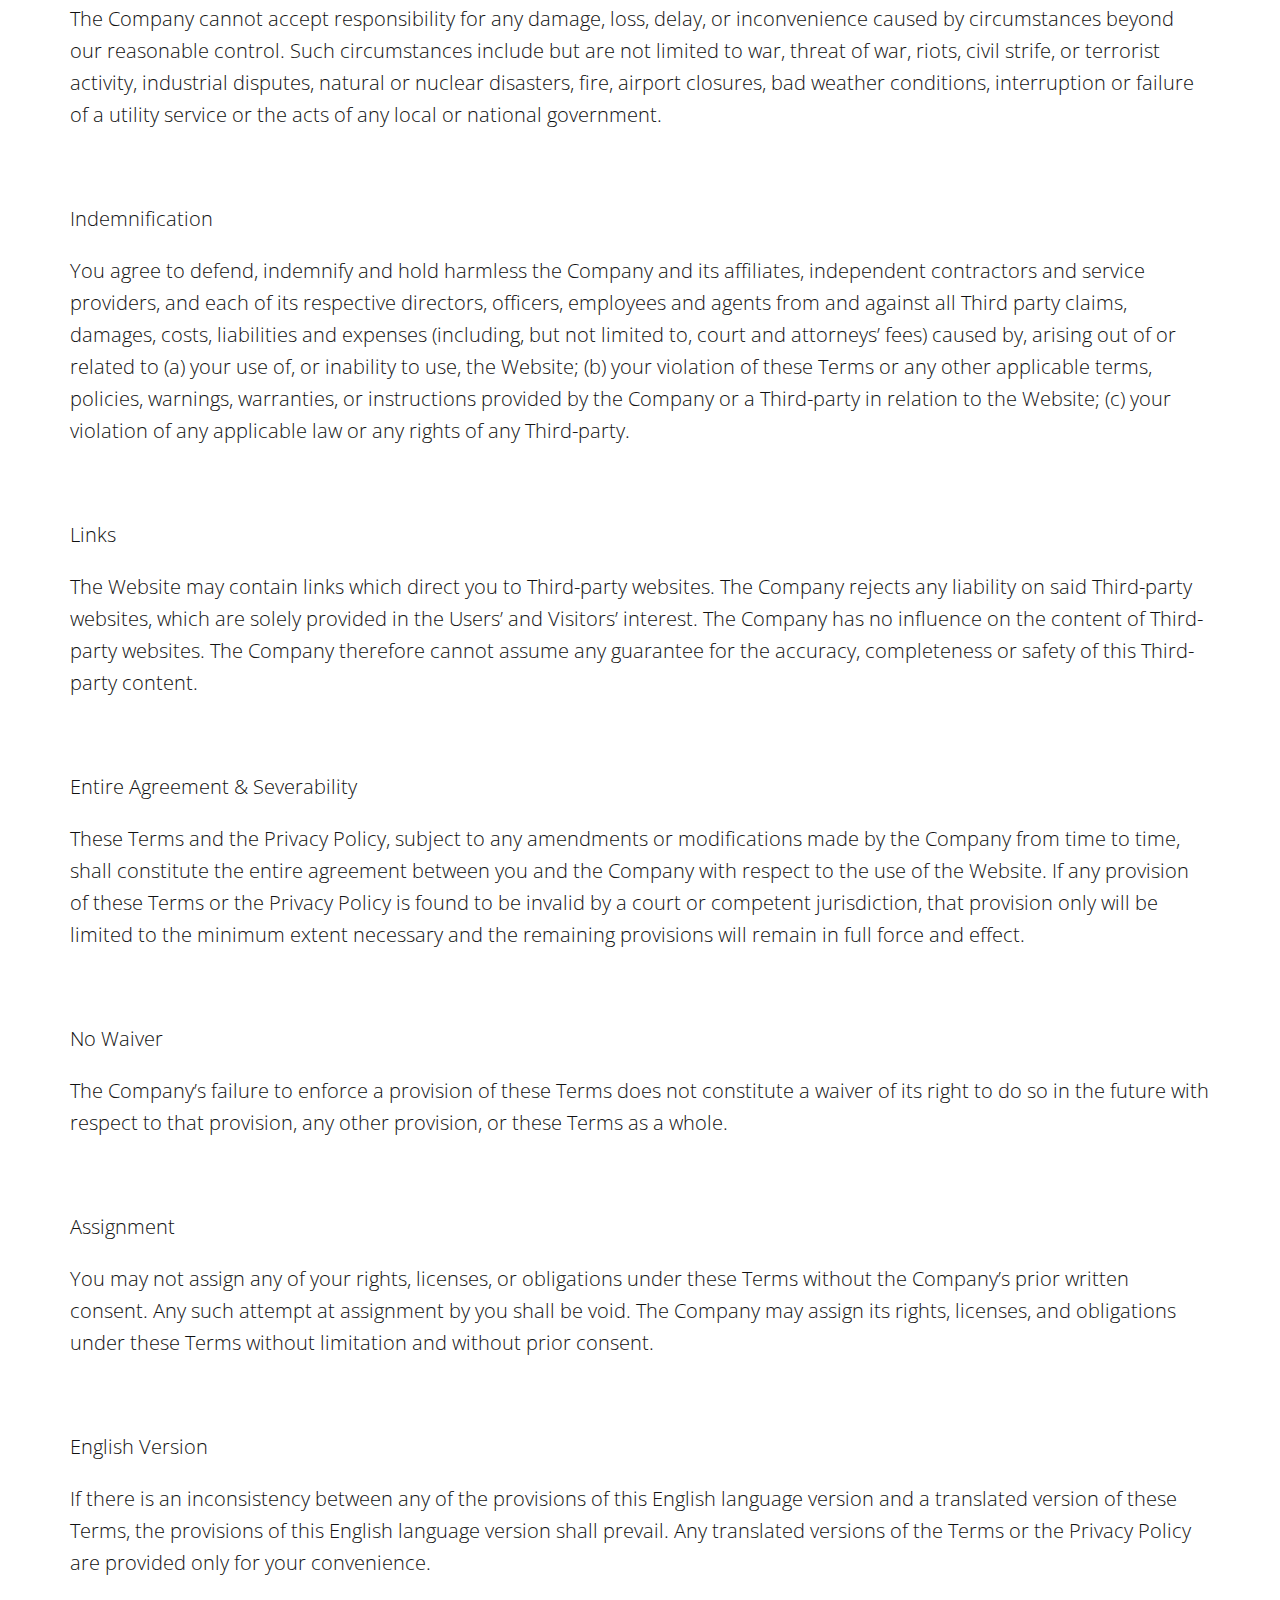
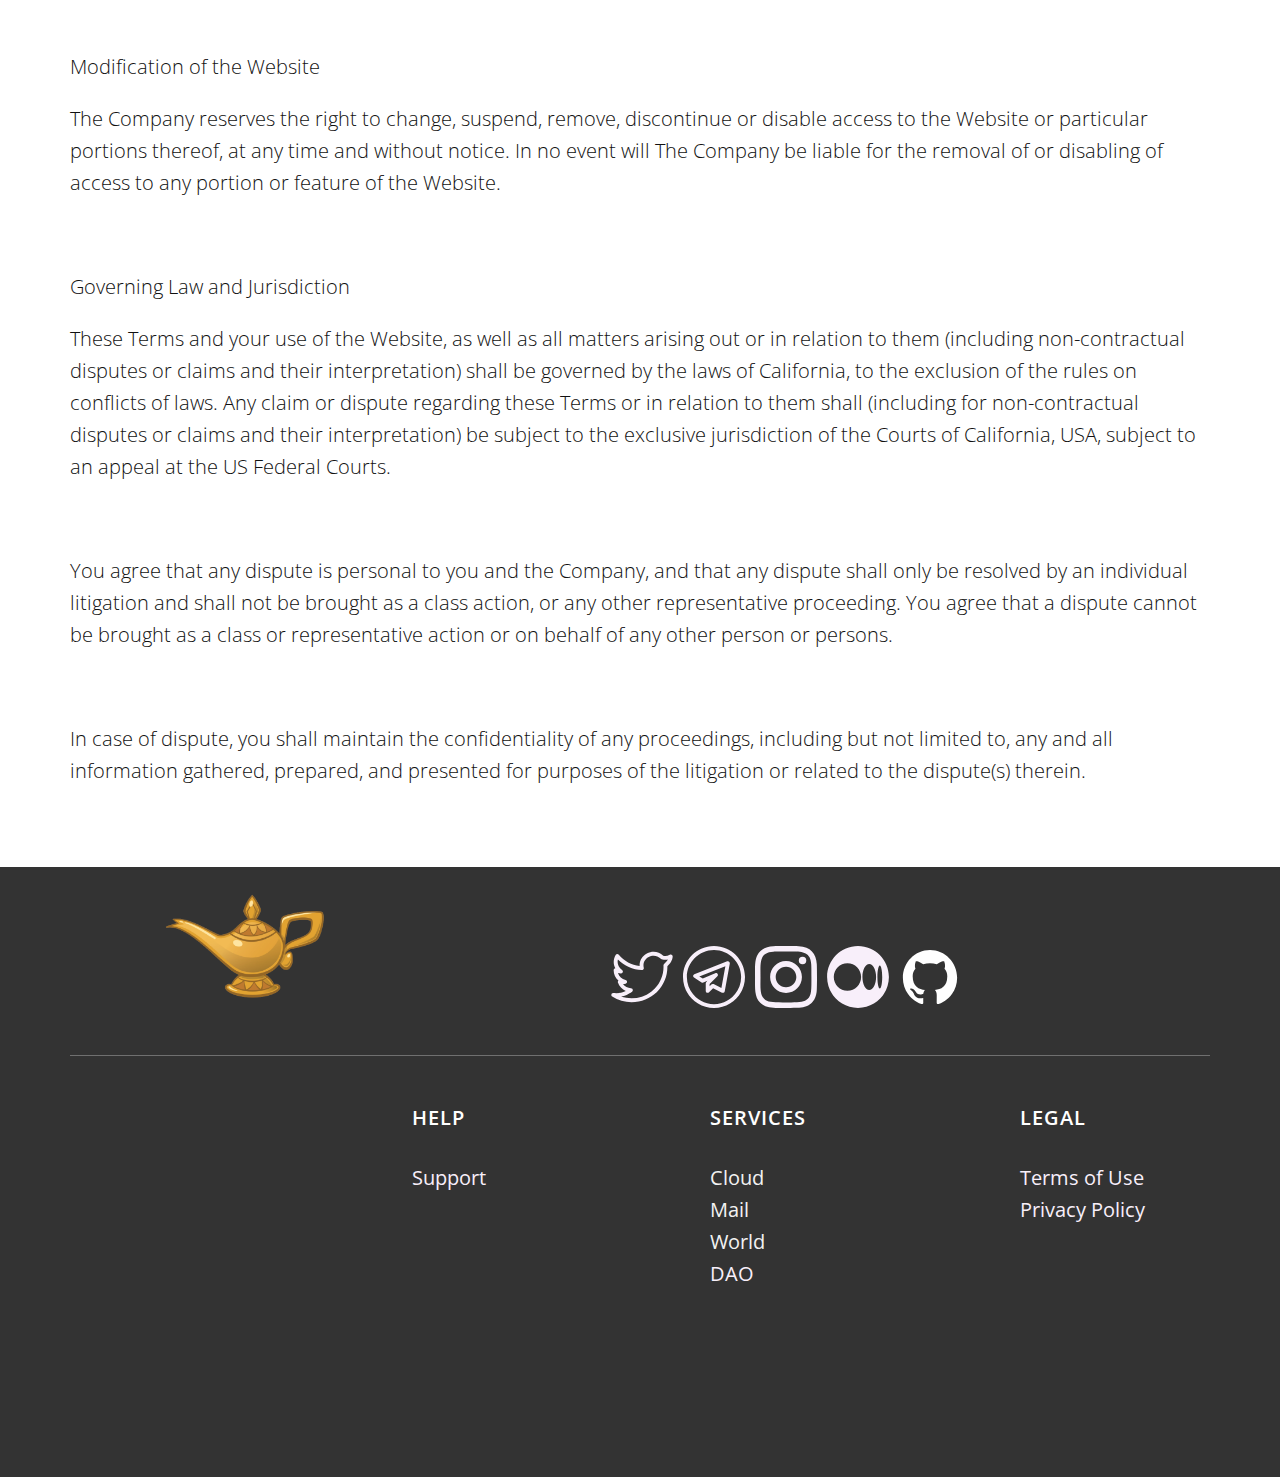
<file: Terms-and-Conditions.html>
<!DOCTYPE html>
<html style="font-size: 16px;"><head>
    <meta name="viewport" content="width=device-width, initial-scale=1.0">
    <meta charset="utf-8">
    <meta name="keywords" content="Terms of use">
    <meta name="description" content="The present terms of use of the website (hereinafter: the “Terms”) govern your use of the website Aladin World (hereinafter: the “Website” ). The website is owned and operated by Aladin (hereinafter: the “Company”, “We” or “Us”). The Website is available directly on Internet at Aladin.World and may also be available through other addresses or channels.">
    <meta name="page_type" content="np-template-header-footer-from-plugin">
    <title>Terms and Conditions</title>
    <link rel="stylesheet" href="nicepage.css" media="screen">
<link rel="stylesheet" href="Terms-and-Conditions.css" media="screen">
    <script class="u-script" type="text/javascript" src="jquery.js" defer=""></script>
    <script class="u-script" type="text/javascript" src="nicepage.js" defer=""></script>
    <meta name="generator" content="Aladin">
    <meta property="og:title" content="Aladin Terms and Conditions">
    <meta property="og:description" content="The present terms of use of the website (hereinafter: the “Terms”) govern your use of the website Aladin World (hereinafter: the “Website” ). The website is owned and operated by Aladin (hereinafter: the “Company”, “We” or “Us”). The Website is available directly on Internet at Aladin.World and may also be available through other addresses or channels.">
    <meta property="og:image" content="images/aladin_world_logo-transparent1.png">
    <link rel="icon" href="images/favicon.png">
    <link id="u-theme-google-font" rel="stylesheet" href="https://fonts.googleapis.com/css?family=Open+Sans:300,300i,400,400i,600,600i,700,700i,800,800i">
    
    
    <script type="application/ld+json">{
		"@context": "http://schema.org",
		"@type": "Organization",
		"name": "Aladin World",
		"logo": "images/aladin_world_logo-transparent.png",
		"sameAs": [
				"https://twitter.com/aladin_world",
				"https://t.me/aladinworld",
				"https://www.instagram.com/aladin.world.official/",
				"https://aladincloud.medium.com/",
				"https://github.com/Aladinworld/"
		]
}</script>
    <meta name="theme-color" content="#834496">
    <meta name="twitter:site" content="@">
    <meta name="twitter:card" content="summary_large_image">
    <meta name="twitter:title" content="Terms and Conditions">
    <meta name="twitter:description" content="Aladin World">
    <meta property="og:type" content="website">
  </head>
  <body class="u-body"><header class="u-clearfix u-grey-80 u-header u-header" id="sec-edd5"><div class="u-clearfix u-sheet u-valign-bottom-lg u-valign-bottom-md u-valign-bottom-xl u-sheet-1">
        <a href="#" class="u-image u-logo u-image-1" src="" data-image-width="600" data-image-height="416">
          <img src="images/aladin_world_logo-transparent.png" class="u-logo-image u-logo-image-1">
        </a>
        <nav class="u-align-left u-menu u-menu-dropdown u-nav-spacing-25 u-offcanvas u-menu-1">
          <div class="menu-collapse" style="font-size: 1rem; letter-spacing: 0px; font-weight: 700;">
            <a class="u-button-style u-custom-active-border-color u-custom-border u-custom-border-color u-custom-borders u-custom-hover-border-color u-custom-left-right-menu-spacing u-custom-padding-bottom u-custom-text-active-color u-custom-text-color u-custom-text-hover-color u-custom-top-bottom-menu-spacing u-nav-link" href="#" style="padding: 8px; font-size: calc(1em + 16px);">
              <svg class="u-svg-link" preserveAspectRatio="xMidYMin slice" viewBox="0 0 302 302" style="undefined"><use xmlns:xlink="http://www.w3.org/1999/xlink" xlink:href="#svg-7b92"></use></svg>
              <svg xmlns="http://www.w3.org/2000/svg" xmlns:xlink="http://www.w3.org/1999/xlink" version="1.1" id="svg-7b92" x="0px" y="0px" viewBox="0 0 302 302" style="enable-background:new 0 0 302 302;" xml:space="preserve" class="u-svg-content"><g><rect y="36" width="302" height="30"></rect><rect y="236" width="302" height="30"></rect><rect y="136" width="302" height="30"></rect>
</g><g></g><g></g><g></g><g></g><g></g><g></g><g></g><g></g><g></g><g></g><g></g><g></g><g></g><g></g><g></g></svg>
            </a>
          </div>
          <div class="u-custom-menu u-nav-container">
            <ul class="u-nav u-spacing-20 u-unstyled u-nav-1"><li class="u-nav-item"><a class="u-border-active-palette-1-base u-border-hover-palette-1-base u-button-style u-nav-link u-text-active-white u-text-hover-palette-1-dark-1 u-text-palette-1-light-1" href="HOME.html" style="padding: 28px 16px;">HOME</a>
</li><li class="u-nav-item"><a class="u-border-active-palette-1-base u-border-hover-palette-1-base u-button-style u-nav-link u-text-active-white u-text-hover-palette-1-dark-1 u-text-palette-1-light-1" href="https://cloud.aladin.world/" target="_blank" style="padding: 28px 16px;">CLOUD</a>
</li><li class="u-nav-item"><a class="u-border-active-palette-1-base u-border-hover-palette-1-base u-button-style u-nav-link u-text-active-white u-text-hover-palette-1-dark-1 u-text-palette-1-light-1" href="WORLD.html" style="padding: 28px 16px;">WORLD</a>
</li><li class="u-nav-item"><a class="u-border-active-palette-1-base u-border-hover-palette-1-base u-button-style u-nav-link u-text-active-white u-text-hover-palette-1-dark-1 u-text-palette-1-light-1" href="https://mail.aladin.world/" target="_blank" style="padding: 28px 16px;">MAIL</a>
</li><li class="u-nav-item"><a class="u-border-active-palette-1-base u-border-hover-palette-1-base u-button-style u-nav-link u-text-active-white u-text-hover-palette-1-dark-1 u-text-palette-1-light-1" href="VALIDATOR.html" style="padding: 28px 16px;">VALIDATOR</a>
</li></ul>
          </div>
          <div class="u-custom-menu u-nav-container-collapse">
            <div class="u-align-center u-black u-container-style u-inner-container-layout u-opacity u-opacity-95 u-sidenav">
              <div class="u-inner-container-layout u-sidenav-overflow">
                <div class="u-menu-close"></div>
                <ul class="u-align-center u-nav u-popupmenu-items u-unstyled u-nav-2"><li class="u-nav-item"><a class="u-button-style u-nav-link" href="HOME.html" style="padding: 28px 16px;">HOME</a>
</li><li class="u-nav-item"><a class="u-button-style u-nav-link" href="https://cloud.aladin.world/" target="_blank" style="padding: 28px 16px;">CLOUD</a>
</li><li class="u-nav-item"><a class="u-button-style u-nav-link" href="WORLD.html" style="padding: 28px 16px;">WORLD</a>
</li><li class="u-nav-item"><a class="u-button-style u-nav-link" href="https://mail.aladin.world/" target="_blank" style="padding: 28px 16px;">MAIL</a>
</li><li class="u-nav-item"><a class="u-button-style u-nav-link" href="VALIDATOR.html" style="padding: 28px 16px;">VALIDATOR</a>
</li></ul>
              </div>
            </div>
            <div class="u-black u-menu-overlay u-opacity u-opacity-70"></div>
          </div>
        </nav>
      </div></header>
    <section class="u-align-left u-clearfix u-section-1" id="sec-9a15">
      <div class="u-clearfix u-sheet u-valign-middle u-sheet-1">
        <div class="fr-view u-clearfix u-rich-text u-text u-text-1">
          <h1 style="text-align: left;">Terms of use</h1>
          <p>The present terms of use of the website (hereinafter: the “Terms”) govern your use of the website Aladin World (hereinafter: the “Website” ). The website is owned and operated by Aladin (hereinafter: the “Company”, “We” or “Us”). The Website is available directly on Internet at Aladin.World and may also be available through other addresses or channels.</p>
          <p>
            <br>
          </p>
          <p>
            <span style="font-weight: 700;">Definitions</span>
          </p>
          <p>“Intellectual property rights” shall mean copyrights, patents, registered designs, design rights, database rights, trademarks, trade secrets, know-how or any other proprietary or industrial right, whether registered or unregistered.</p>
          <p>“Third-Party/Third-Parties” shall mean any other natural or legal person who are not a User or a Visitor.</p>
          <p>“User” shall mean a person or entity which is registered on the Website, respectively who signed up for information updates from the Company, has registered within the context of the submission of an application idea or has requested an early access for node provisioning or is in one form or another a member of the community.</p>
          <p>“Visitor” shall mean a person or entity using the Website without having registered as a User.</p>
          <p>
            <span style="font-weight: 700;">General</span>
          </p>
          <p>The Website aims to describe the activities of the Company. Both Visitors and Users have the possibility to discover the team, the Aladin World technology, documents related to the Aladin World technology and the spirit of the Company. The contents of other websites are accessible from hyperlinks on the Website. Both Visitors and Users have the possibility to subscribe to our information updates and/or to contact us if needed.</p>
          <p>
            <span style="font-weight: 700;">Terms</span>
          </p>
          <p>By browsing the Website, by sign in to the Website, by log in to the Website, by subscribing to our information updates, by submission of an application idea and/or by contacting us, you acknowledge that you have read and understood these Terms and agree to be bound by them and to comply with these Terms and all applicable laws and regulations. If you do not agree with these Terms, you should refrain from using the Website.</p>
          <p>In particular, you acknowledge that you have read and understood the clauses in these Terms relating to: Company’s disclaimer of warranties; limitation of liability; the Privacy Policy; and the manner in which we may make changes to these Terms.</p>
          <p>Consent is given once the Visitor and/or the Users is informed that if he continues browsing the website, he gives his consent to our use of cookies for analytical purposes.</p>
          <p>By giving your consent, you confirm that your level of English is sufficient to understand the meaning of the terms contained in the English version of the Terms as well as all the commitments, warranties, waivers and obligations contained in the English version of the Terms.</p>
          <p>If you are browsing the Website on behalf of a business or other entity, you represent and warrant that you have the necessary authority to bind that business or entity to these Terms and that you are agreeing to these Terms on behalf of that business or entity.</p>
          <p>
            <span style="font-weight: 700;">Modification</span>
          </p>
          <p>The Company reserves the right to make any changes to these Terms, at its sole discretion. Your continued use of the Website after any such changes, with or without having explicitly accepted the new Terms, shall constitute your consent to such changes.</p>
          <p>If you do not agree to such changes, you have no right to obtain information or access to the Website and must immediately cease use of it. You are responsible for verifying regularly these Terms in their current and in effect version from time to time, an up-to-date version of which may be retrieved at any time on the Website.</p>
          <p>
            <span style="font-weight: 700;">The Website</span>
          </p>
          <p>The Website is provided to you on an “as is” basis, without warranties of any kind, either expressed or implied.</p>
          <p>The Company grants you a limited, non-exclusive, non-transferable, non-sublicensable and revocable license to use the Website and its content for your personal, non-commercial use, and to display the content of the Website exclusively on your computer screen or on other devices (such as smartphones or tablets), subject to your compliance with these Terms and our policies.</p>
          <p>All other uses are prohibited without the Company’s prior written consent. Except as otherwise agreed upon, if the Company enables the use of software, content, virtual items or other materials owned or licensed by the Company (hereinafter: the “Software and Content” ), the Company hereby grants you a non-exclusive, non-transferable, non-sublicensable and revocable worldwide license to access and use the Software and Content solely for personal and non-commercial purposes, conditioned on your compliance with these Terms. You will not use, copy, adapt, modify, decompile, reverse engineer, disassemble, decrypt, attempt to derive the source code of, prepare derivative works based upon, distribute, license, sell, rent, transfer, publicly display, publicly perform, transmit, stream, broadcast or otherwise exploit the Software and Content, except as expressly permitted by the Company or as permitted under applicable law. Any unauthorized use of the Software and Content is strictly prohibited and will terminate the license granted in these Terms. No licenses or rights are granted to you by implication or otherwise, except for the licenses and rights expressly granted to you.</p>
          <p>If you provide us with any feedback on or comments regarding the Website, you grant the Company the right to use such feedback or comments for any purpose without restriction or payment to you.</p>
          <p>
            <span style="font-weight: 700;">Company’s Role</span>
          </p>
          <p>The Website does not constitute and should not be seen as a recommendation or endorsement. In particular, the Website is not deemed to provide (and must not be held as such) any advice relating to your decision whether or not becoming a User and must not be considered as providing complete information in relation to such a decision. The Website only aims to give explanation aboutAladin World technology and permit interested people to participate.</p>
          <p>Please note that we make no promises nor warranties whatsoever of possible gains or returns, in cash or in any other form. You can potentially lose all your contribution. The Company also does not guaranty in any way the success or full execution of its projects.</p>
          <p>
            <span style="font-weight: 700;">Prohibited Actions</span>
          </p>
          <p>You are entitled to use the Website only in conformity with the laws of your country of residence and of the country from which you access this Website. You may solely make a legal use of this website and any illegal or inappropriate use of the Website is banned. In particular, you agree to browse the Website lawfully and without any violation of these Terms or any applicable law and agree not to do any of the following actions in connection with your use of the Website:</p>
          <p>Access or use the Website in any manner that could interfere with, disrupt, negatively affect or inhibit anyone from fully enjoying the Website, including, but not limited to, defamatory, harassing, threatening, bigoted, hateful, vulgar, obscene, pornographic, or otherwise offensive behavior or content;</p>
          <p>Access or use the Website for any illegal or unauthorized purpose or engage in, encourage, or promote any illegal activity, or any activity that violates these Terms or any other terms or policies provided in connection with the Website;</p>
          <p>Intimidate or harass any person or entity, or falsely state or otherwise misrepresent you or your affiliation with any person or entity;</p>
          <p>Damage, disable, overburden or impair the functionality of the Website in any manner;</p>
          <p>Distribute or post spam, unsolicited or bulk electronic communications, advertising, solicitations, promotional materials, chain letters, or pyramid schemes;</p>
          <p>Upload, post, transmit, distribute or otherwise make available any material that contains software viruses, malwares, ransomwares or spywares or any other computer code, files or programs designed to interrupt, destroy or limit the functionality of any computer software or hardware, mobile devices or telecommunications equipment or any other technologies that may harm the Website or the interests or property of the Visitors or of the Company;</p>
          <p>Export or re-export any applications, code or tools developed by and proprietary to the Company except as in strict compliance with the export control laws of any relevant jurisdictions and in accordance with posted rules and restrictions;</p>
          <p>Use any robot, spider, crawler, scraper or other automated means or interface not provided or authorized by us to access the Website or to extract data or information from the Website;</p>
          <p>Commercialize any application, code or any information or software associated with such application and/or the Website without the prior consent of the Company;</p>
          <p>Upload, post, transmit, distribute, store or otherwise make publicly available on the Website any personal data of Users, of Visitors or of any Third-party without the person’s prior explicit consent;</p>
          <p>Harvest or otherwise collect information or data about Visitors or Users without their consent or use automated scripts to collect information from or otherwise interact with the Website;</p>
          <p>Upload, post, transmit, distribute, store or otherwise make available content that, in the sole judgment of the Company, is objectionable, misleading or which restricts or inhibits any other person from using the Website, or which may expose the Company or its Visitors to any harm or liability of any type;</p>
          <p>Upload, post, transmit, distribute, store or otherwise make available content that would constitute, encourage or provide instructions for a criminal offense;</p>
          <p>Copy, modify, distribute, sell, or lease any part of the Website;</p>
          <p>Reverse engineer or attempt to extract the source code of the Website;</p>
          <p>Interfere or attempt to disrupt the Website in any way;</p>
          <p>Circumvent or attempt to circumvent any filtering, security measures or other features designed to protect the Website, or third parties;</p>
          <p>Infringe upon or violate the rights of the Company, the Visitors, the Users or any Third-party; and facilitate or assist another person to do any of the above acts.</p>
          <p>
            <br>
          </p>
          <p>
            <span style="font-weight: 700;">Electronic Communications</span>
          </p>
          <p>When you send emails in order to contact the Company, you are communicating with us electronically. The Company is not responsible or liable for any wrong or misspelled email address or inaccurate or wrong personal data you submit.</p>
          <p>
            <span style="font-weight: 700;">
              <br>
            </span>
          </p>
          <p>
            <span style="font-weight: 700;">Intellectual Property Rights</span>
          </p>
          <p>Intellectual property rights and all other proprietary rights in relation to the content available on the Website (including but not limited to software, mobile software, algorithms, codes, audio, video, text, animations, files, photographs designs, graphics, layouts, images, video, information and their selection and arrangement) (hereinafter: the “ Website Content ”) are the exclusive property of the Company or its licensors. Our rights to the Website Content include rights to (i) the Website; and (ii) all designs, layouts, software, displayed and technical information associated with Website. All Intellectual property rights in the Website Content not expressly granted herein are reserved to the Company. All copyright and other proprietary notices shall be retained on all reproductions.</p>
          <p>
            <br>
          </p>
          <p>Any other use of the Website Content, including without limitation distribution, reproduction, modification, making available, communicate to the public, publicly perform, frame, download, display or transmission, in whole or in part, without the prior written consent of the Company is strictly prohibited.</p>
          <p>
            <br>
          </p>
          <p>You may not derive or attempt to derive the source code of all or any portion of the software or mobile software (hereinafter: the “ Software ”), permit any third party to derive or attempt to derive such source code, or reverse engineer, decompile, disassemble, or translate the Software or any part thereof.</p>
          <p>
            <br>
          </p>
          <p>The Company and its licensors own and shall retain all Intellectual property rights and other rights in and to the Software, and any changes, modifications or corrections thereto, subject to open source software used in relation to the Website.</p>
          <p>
            <br>
          </p>
          <p>The Company, together with its licensors expressly reserve all Intellectual property rights in all text, programs, products, processes, technology, content, source code, object codes, layouts, and other materials, which appear on the Website. Access to the Website does not confer and shall not be considered as conferring upon anyone any license under any of our or any third party’s intellectual property rights. Any use of the Website including copying or storing it or them in whole or part, other than for your own personal, non-commercial use, is prohibited without prior consent of the Company.</p>
          <p>
            <br>
          </p>
          <p>
            <span style="font-weight: 700;">Trademarks</span>
          </p>
          <p>Company’s names and logos and all related product and service names, design marks and slogans are the trademarks or service marks of the Company or its licensors. Access to the Website does not authorize anyone to use any name, logo or mark in any manner whatsoever.</p>
          <p>
            <br>
          </p>
          <p>Aladin World is a registered trademark and Aladin.World a domain name owned and controlled by the Company. The trademark Aladin World™ together with the other graphics, logos, layouts, designs, page headers, button icons, scripts and service names on the Website are the trademarks or trade dress of the Company (hereinafter: the “Marks”). You may not use the Marks, including as part of trademarks and/or as part of domain names, in connection with any product or service in any manner that is likely to cause confusion or create the impression that the Company endorses any product or service. You may not reproduce or use the Marks without the prior written permission of the Company.</p>
          <p>
            <br>
          </p>
          <p>Any goodwill accruing out of the use of the Company’s Marks, trade and business names will vest in the Company and its affiliates, as the case may be.</p>
          <p>
            <br>
          </p>
          <p>
            <span style="font-weight: 700;">Reservation of Rights</span>
          </p>
          <p>The Company may block, terminate or suspend your ability to use or access the Website, in whole or in part, without notice and at all time, at the sole discretion of the Company, as well as close or interrupt the Website. The Company reserves the right to terminate your right to access and use the Website if you violate these Terms or any other terms, laws or policies referenced herein, or if you otherwise create risk or possible legal exposure for the Company.</p>
          <p>
            <br>
          </p>
          <p>The Company reserves the right to initiate legal proceedings against any person for fraudulent use of the Website and any other unlawful acts or acts or omissions in breach of these Terms.</p>
          <p>
            <br>
          </p>
          <p>
            <span style="font-weight: 700;">Availability</span>
          </p>
          <p>The Website and content may not be available in all territories and jurisdictions, and we may restrict or prohibit use of all or a portion of the Website and content in certain territories and jurisdictions.</p>
          <p>
            <br>
          </p>
          <p>
            <span style="font-weight: 700;">Network Costs</span>
          </p>
          <p>You may be charged by your network provider for data services or any other third-party charges as may arise while using the Website and you accept responsibility for such charges. If you are not the bill payer, we will assume that you have received permission from the bill payer.</p>
          <p>
            <br>
          </p>
          <p>
            <span style="font-weight: 700;">Downtime</span>
          </p>
          <p>Since the Website is web-based, it might be subject to temporary downtime. From time to time we also update or maintain the Website, which will result in the Website not being available for a certain period of time. We do not warrant that the Website operate uninterrupted or error free.</p>
          <p>
            <br>
          </p>
          <p>We are not responsible for any damages or losses suffered by you as a result of any failure or interruption of the Website or suspension of your access to the Website.</p>
          <p>
            <br>
          </p>
          <p>
            <span style="font-weight: 700;">Disclaimers</span>
          </p>
          <p>YOU EXPRESSLY ACKNOWLEDGE AND AGREE THAT YOUR ACCESS TO AND USE OF THE WEBSITE IS AT YOUR SOLE RISK. AS BETWEEN YOU AND THE Company, TO THE MAXIMUM EXTENT PERMITTED BY APPLICABLE LAW, THE WEBSITE IS PROVIDED ON AN “AS IS” AND “AS AVAILABLE” AND “UNDER DEVELOPMENT” BASIS AND THE Company EXPRESSLY DISCLAIMS ALL REPRESENTATIONS, WARRANTIES AND CONDITIONS (EXPRESS OR IMPLIED, ORAL OR WRITTEN), INCLUDING ANY IMPLIED WARRANTIES OF MERCHANTABILITY, FITNESS FOR A PARTICULAR PURPOSE AND NON-INFRINGEMENT. ALL CONTENT AVAILABLE ON THE WEBSITE, INCLUDING THE Company’S WHITEPAPER, ARE MADE AVAILABLE FOR INFORMATIONAL PURPOSES ONLY AND SHOULD NOT BE CONTRACTUAL OR BINDING IN ANY WAY FOR THE Company. YOU SHOULD NOT RELY UPON THIS CONTENT IN ANY WAY. THE Company DOES NOT GIVE ANY WARRANTY IN RELATION TO THE WEBSITE, THE SOFTWARE AND CONTENT NOR WITH ANY INFORMATION PUBLISHED OR AVAILABLE ON THE WEBSITE, SHOULD IT BE ITS AVAILABILITY, ACCURACY OR LAWFULNESS. THE Company SHALL NOT VERIFY, UPDATE OR CORRECT SUCH INFORMATION. THE Company DOES NOT WARRANT THAT THE WEBSITE WILL BE AVAILABLE AT ALL TIMES AND EXPRESSLY RESERVES THE POSSIBILITY TO DISCONTINUE THE WEBSITE WITHOUT NOTICE. IN ADDITION, THE Company DOES NOT REPRESENT OR WARRANT THAT (A) THE OPERATION OF THE WEBSITE WILL BE SECURE, UNINTERRUPTED, ERROR-FREE OR VIRUS-FREE, OR (B) ANY DEFECTS IN THE WEBSITE WILL BE CORRECTED. NO ORAL OR WRITTEN INFORMATION, GUIDELINES OR ADVICE GIVEN BY THE Company WILL CREATE A WARRANTY. THE FOREGOING DISCLAIMER OF WARRANTIES WILL APPLY TO THE MAXIMUM EXTENT PERMITTED BY APPLICABLE LAW. THE LAWS OF SOME JURISDICTIONS DO NOT ALLOW THE DISCLAIMER OF IMPLIED WARRANTIES, SO SOME OR ALL OF THE DISCLAIMERS IN THIS SECTION MAY NOT APPLY TO YOU. YOU AGREE THAT THE ENTIRE RISK ARISING OUT OF YOUR USE OF THE WEBSITE REMAINS SOLELY WITH YOU.</p>
          <p>
            <br>
          </p>
          <p>YOU AGREE THAT NEITHER THE Company NOR ITS AFFILIATES IS/ARE RESPONSIBLE FOR THE FITNESS OR CONDUCT OF ANY VISITOR AND/OR USER. NEITHER THE Company NOR ITS AFFILIATES WILL BE LIABLE FOR ANY CLAIM, INJURY OR DAMAGE ARISING IN CONNECTION WITH THE ACTS OR OMISSIONS OF ANY VISITOR AND/OR USER.</p>
          <p>
            <br>
          </p>
          <p>Any warranty, condition or other term arising out of or in connection with the Website which might otherwise be implied into or incorporated into these Terms by statute, common law, laws applicable in the country where you used the Website or otherwise (including without limitation any implied term as to quality, fitness for purpose, reasonable care and skill) is hereby expressly excluded.</p>
          <p>
            <br>
          </p>
          <p>If you have a dispute with one or more Visitor(s), User(s) and/or Third-part(y/ies), you agree to release the Company (including our affiliates, and each of our respective officers, directors, employees, agents, shareholders, retail partners, licensors, and suppliers) from any claims, demands and damages of every kind and nature, known and unknown, suspected and unsuspected, disclosed and undisclosed, arising out of or in any way connected to such disputes.</p>
          <p>
            <br>
          </p>
          <p>
            <span style="font-weight: 700;">Limitations of Liability</span>
          </p>
          <p>THESE TERMS SET OUT THE FULL EXTENT OF OUR OBLIGATIONS AND LIABILITIES WITH RESPECT TO THE WEBSITE. TO THE MAXIMUM EXTENT POSSIBLE BY LAW, THE Company EXCLUDES ALL AND ANY WARRANTY, GUARANTY AND RESPONSIBILITY IN RELATION TO OR SUBSEQUENT TO THE WEBSITE AND ITS CONTENT. THE Company SHALL IN PARTICULAR NOT BE LIABLE FOR ANY DAMAGES OF ANY KIND, INCLUDING LOSS OF INCOME OR DATA, SUFFERED BY THE VISITOR, THE USER OR ANY OTHER PERSON, BY ACT OF THE Company OR OF A THIRD PARTY. THIS INCLUDES ANY MISUSE THAT WOULD BE MADE OF THE VISITOR’S AND/OR USER’S DATA, ANY VIRUS OR OTHER FORMS OF MALWARE TRANSMITTED THROUGH THE WEBSITE OR THE SERVER, AS WELL AS ANY NON-COMPLIANCE OF USERS AND/OR VISITORS WITH THESE TERMS. THE Company SHALL HAVE NO LIABILITY FOR ANY PERSONAL INJURY LOST PROFITS OR OTHER CONSEQUENTIAL, SPECIAL, PUNITIVE, INDIRECT, OR INCIDENTAL DAMAGES, ARISING FROM OR RELATED TO YOUR USE OR INABILITY TO USE THE WEBSITE. THE FOREGOING DISCLAIMER OF CERTAIN DAMAGES AND LIMITATION OF LIABILITY WILL APPLY TO THE MAXIMUM EXTENT PERMITTED BY APPLICABLE LAW. THE LAWS OF SOME JURISDICTIONS DO NOT ALLOW THE EXCLUSION OR LIMITATION OF CERTAIN DAMAGES, SO SOME OR ALL OF THE EXCLUSIONS AND LIMITATIONS SET FORTH ABOVE MAY NOT APPLY TO YOU. IN NO EVENT SHALL THE AGGREGATE LIABILITY OF THE Company ARISING OUT OF OR RELATING TO THE USE OF OR INABILITY TO USE THE WEBSITE EXCEED ONE HUNDRED DOLLARS ($100). YOU AGREE THAT ANY CLAIM FILED MORE THAN ONE (1) MONTH AFTER THE DISCOVERY OF THE ALLEGED LIABILITY OF THE Company SHALL BE TIME-BARRED.</p>
          <p>
            <br>
          </p>
          <p>Force Majeure</p>
          <p>The Company cannot accept responsibility for any damage, loss, delay, or inconvenience caused by circumstances beyond our reasonable control. Such circumstances include but are not limited to war, threat of war, riots, civil strife, or terrorist activity, industrial disputes, natural or nuclear disasters, fire, airport closures, bad weather conditions, interruption or failure of a utility service or the acts of any local or national government.</p>
          <p>
            <br>
          </p>
          <p>Indemnification</p>
          <p>You agree to defend, indemnify and hold harmless the Company and its affiliates, independent contractors and service providers, and each of its respective directors, officers, employees and agents from and against all Third party claims, damages, costs, liabilities and expenses (including, but not limited to, court and attorneys’ fees) caused by, arising out of or related to (a) your use of, or inability to use, the Website; (b) your violation of these Terms or any other applicable terms, policies, warnings, warranties, or instructions provided by the Company or a Third-party in relation to the Website; (c) your violation of any applicable law or any rights of any Third-party.</p>
          <p>
            <br>
          </p>
          <p>Links</p>
          <p>The Website may contain links which direct you to Third-party websites. The Company rejects any liability on said Third-party websites, which are solely provided in the Users’ and Visitors’ interest. The Company has no influence on the content of Third-party websites. The Company therefore cannot assume any guarantee for the accuracy, completeness or safety of this Third-party content.</p>
          <p>
            <br>
          </p>
          <p>Entire Agreement &amp; Severability</p>
          <p>These Terms and the Privacy Policy, subject to any amendments or modifications made by the Company from time to time, shall constitute the entire agreement between you and the Company with respect to the use of the Website. If any provision of these Terms or the Privacy Policy is found to be invalid by a court or competent jurisdiction, that provision only will be limited to the minimum extent necessary and the remaining provisions will remain in full force and effect.</p>
          <p>
            <br>
          </p>
          <p>No Waiver</p>
          <p>The Company’s failure to enforce a provision of these Terms does not constitute a waiver of its right to do so in the future with respect to that provision, any other provision, or these Terms as a whole.</p>
          <p>
            <br>
          </p>
          <p>Assignment</p>
          <p>You may not assign any of your rights, licenses, or obligations under these Terms without the Company’s prior written consent. Any such attempt at assignment by you shall be void. The Company may assign its rights, licenses, and obligations under these Terms without limitation and without prior consent.</p>
          <p>
            <br>
          </p>
          <p>English Version</p>
          <p>If there is an inconsistency between any of the provisions of this English language version and a translated version of these Terms, the provisions of this English language version shall prevail. Any translated versions of the Terms or the Privacy Policy are provided only for your convenience.</p>
          <p>
            <br>
          </p>
          <p>Modification of the Website</p>
          <p>The Company reserves the right to change, suspend, remove, discontinue or disable access to the Website or particular portions thereof, at any time and without notice. In no event will The Company be liable for the removal of or disabling of access to any portion or feature of the Website.</p>
          <p>
            <br>
          </p>
          <p>Governing Law and Jurisdiction</p>
          <p>These Terms and your use of the Website, as well as all matters arising out or in relation to them (including non-contractual disputes or claims and their interpretation) shall be governed by the laws of California, to the exclusion of the rules on conflicts of laws. Any claim or dispute regarding these Terms or in relation to them shall (including for non-contractual disputes or claims and their interpretation) be subject to the exclusive jurisdiction of the Courts of California, USA, subject to an appeal at the US Federal Courts.</p>
          <p>
            <br>
          </p>
          <p>You agree that any dispute is personal to you and the Company, and that any dispute shall only be resolved by an individual litigation and shall not be brought as a class action, or any other representative proceeding. You agree that a dispute cannot be brought as a class or representative action or on behalf of any other person or persons.</p>
          <p>
            <br>
          </p>
          <p>In case of dispute, you shall maintain the confidentiality of any proceedings, including but not limited to, any and all information gathered, prepared, and presented for purposes of the litigation or related to the dispute(s) therein.</p>
        </div>
      </div>
    </section>
    
    
    <footer class="u-clearfix u-footer u-grey-80" id="sec-f2e8"><div class="u-clearfix u-sheet u-sheet-1">
        <a href="HOME.html" data-page-id="62372677" class="u-image u-logo u-image-1" data-image-width="600" data-image-height="416" title="HOME">
          <img src="images/aladin_world_logo-transparent1.png?rand=10a5" class="u-logo-image u-logo-image-1">
        </a>
        <div class="u-social-icons u-spacing-10 u-social-icons-1">
          <a class="u-social-url" title="Twitter" target="_blank" href="https://twitter.com/aladin_world"><span class="u-icon u-social-facebook u-social-icon u-text-palette-1-light-3 u-icon-1"><svg class="u-svg-link" preserveAspectRatio="xMidYMin slice" viewBox="0 0 24 24" style=""><use xmlns:xlink="http://www.w3.org/1999/xlink" xlink:href="#svg-fc91"></use></svg><svg class="u-svg-content" viewBox="0 0 24 24" id="svg-fc91"><path d="m.473 19.595c2.222 1.41 4.808 2.155 7.478 2.155 3.91 0 7.493-1.502 10.09-4.229 2.485-2.61 3.852-6.117 3.784-9.676.942-.806 2.05-2.345 2.05-3.845 0-.575-.624-.94-1.13-.647-.885.52-1.692.656-2.522.423-1.695-1.652-4.218-2-6.344-.854-1.858 1-2.891 2.83-2.798 4.83-3.139-.383-6.039-1.957-8.061-4.403-.332-.399-.962-.352-1.226.1-.974 1.668-.964 3.601-.117 5.162-.403.071-.652.41-.652.777 0 1.569.706 3.011 1.843 3.995-.212.204-.282.507-.192.777.5 1.502 1.632 2.676 3.047 3.264-1.539.735-3.241.98-4.756.794-.784-.106-1.171.948-.494 1.377zm7.683-1.914c.561-.431.263-1.329-.441-1.344-1.24-.026-2.369-.637-3.072-1.598.339-.022.69-.074 1.024-.164.761-.206.725-1.304-.048-1.459-1.403-.282-2.504-1.304-2.917-2.62.377.093.761.145 1.144.152.759.004 1.046-.969.427-1.376-1.395-.919-1.99-2.542-1.596-4.068 2.436 2.468 5.741 3.955 9.237 4.123.501.031.877-.44.767-.917-.475-2.059.675-3.502 1.91-4.167 1.222-.66 3.184-.866 4.688.712.447.471 1.955.489 2.722.31-.344.648-.873 1.263-1.368 1.609-.211.148-.332.394-.319.651.161 3.285-1.063 6.551-3.358 8.96-2.312 2.427-5.509 3.764-9.004 3.764-1.39 0-2.753-.226-4.041-.662 1.54-.298 3.003-.95 4.245-1.906z"></path></svg></span>
          </a>
          <a class="u-social-url" title="Telegram" target="_blank" href="https://t.me/aladinworld"><span class="u-icon u-social-icon u-social-twitter u-text-palette-1-light-3 u-icon-2"><svg class="u-svg-link" preserveAspectRatio="xMidYMin slice" viewBox="0 0 24 24" style=""><use xmlns:xlink="http://www.w3.org/1999/xlink" xlink:href="#svg-c9dd"></use></svg><svg class="u-svg-content" viewBox="0 0 24 24" id="svg-c9dd"><path d="m12 24c6.617 0 12-5.383 12-12s-5.383-12-12-12-12 5.383-12 12 5.383 12 12 12zm0-22.5c5.79 0 10.5 4.71 10.5 10.5s-4.71 10.5-10.5 10.5-10.5-4.71-10.5-10.5 4.71-10.5 10.5-10.5z"></path><path d="m7.896 14.155 1.568-.681-.44.441c-.141.141-.22.332-.22.53v2.935c0 .672.812.998 1.28.53l1.574-1.574 3.43 1.715c.444.222.981-.041 1.073-.537l1.957-10.761c.103-.579-.467-1.047-1.012-.833l-12.716 4.977c-.57.222-.646 1.002-.13 1.331l2.934 1.872c.21.134.475.155.702.055zm8.506-6.347-1.537 8.455-3.02-1.509c-.292-.146-.64-.085-.865.141l-.676.676v-.813l3.007-3.007c.583-.583-.073-1.545-.829-1.218l-4.817 2.09-1.354-.864z"></path></svg></span>
          </a>
          <a class="u-social-url" title="instagram" target="_blank" href="https://www.instagram.com/aladin.world.official/"><span class="u-icon u-social-icon u-social-instagram u-text-palette-1-light-3 u-icon-3"><svg class="u-svg-link" preserveAspectRatio="xMidYMin slice" viewBox="0 0 24 24" style=""><use xmlns:xlink="http://www.w3.org/1999/xlink" xlink:href="#svg-6afa"></use></svg><svg class="u-svg-content" viewBox="0 0 24 24" id="svg-6afa"><path d="m12.004 5.838c-3.403 0-6.158 2.758-6.158 6.158 0 3.403 2.758 6.158 6.158 6.158 3.403 0 6.158-2.758 6.158-6.158 0-3.403-2.758-6.158-6.158-6.158zm0 10.155c-2.209 0-3.997-1.789-3.997-3.997s1.789-3.997 3.997-3.997 3.997 1.789 3.997 3.997c.001 2.208-1.788 3.997-3.997 3.997z"></path><path d="m16.948.076c-2.208-.103-7.677-.098-9.887 0-1.942.091-3.655.56-5.036 1.941-2.308 2.308-2.013 5.418-2.013 9.979 0 4.668-.26 7.706 2.013 9.979 2.317 2.316 5.472 2.013 9.979 2.013 4.624 0 6.22.003 7.855-.63 2.223-.863 3.901-2.85 4.065-6.419.104-2.209.098-7.677 0-9.887-.198-4.213-2.459-6.768-6.976-6.976zm3.495 20.372c-1.513 1.513-3.612 1.378-8.468 1.378-5 0-7.005.074-8.468-1.393-1.685-1.677-1.38-4.37-1.38-8.453 0-5.525-.567-9.504 4.978-9.788 1.274-.045 1.649-.06 4.856-.06l.045.03c5.329 0 9.51-.558 9.761 4.986.057 1.265.07 1.645.07 4.847-.001 4.942.093 6.959-1.394 8.453z"></path><circle cx="18.406" cy="5.595" r="1.439"></circle></svg></span>
          </a>
          <a class="u-social-url" target="_blank" data-type="Medium" title="Medium" href="https://aladincloud.medium.com/"><span class="u-icon u-social-icon u-social-medium u-text-palette-1-light-3 u-icon-4"><svg class="u-svg-link" preserveAspectRatio="xMidYMin slice" viewBox="0 0 512 512" style=""><use xmlns:xlink="http://www.w3.org/1999/xlink" xlink:href="#svg-5d31"></use></svg><svg class="u-svg-content" viewBox="0 0 512 512" id="svg-5d31" style="fill-rule:evenodd;clip-rule:evenodd;stroke-linejoin:round;stroke-miterlimit:2;"><g><path d="M511.2,256C511.2,115.155 396.851,0.806 256.006,0.806L255.994,0.806C115.149,0.806 0.8,115.155 0.8,256C0.8,396.845 115.149,511.194 255.994,511.194L256.006,511.194C396.851,511.194 511.2,396.845 511.2,256ZM281.624,256.002C281.624,318.733 231.116,369.586 168.814,369.586C106.512,369.586 56,318.721 56,256.002C56,193.282 106.508,142.414 168.814,142.414C231.12,142.414 281.624,193.271 281.624,256.002ZM405.381,256.002C405.381,315.05 380.126,362.936 348.974,362.936C317.821,362.936 292.567,315.05 292.567,256.002C292.567,196.954 317.817,149.067 348.97,149.067C380.123,149.067 405.377,196.939 405.377,256.002L405.381,256.002ZM456,256.002C456,308.894 447.119,351.798 436.162,351.798C425.204,351.798 416.327,308.906 416.327,256.002C416.327,203.098 425.207,160.206 436.162,160.206C447.116,160.206 456,203.094 456,256.002Z"></path>
</g></svg></span>
          </a>
          <a class="u-social-url" target="_blank" data-type="Github" title="Github" href="https://github.com/Aladinworld/"><span class="u-icon u-social-github u-social-icon u-icon-5"><svg class="u-svg-link" preserveAspectRatio="xMidYMin slice" viewBox="0 0 512 512" style=""><use xmlns:xlink="http://www.w3.org/1999/xlink" xlink:href="#svg-927a"></use></svg><svg class="u-svg-content" viewBox="0 0 512 512" id="svg-927a" style="enable-background:new 0 0 512 512;"><style type="text/css"> .st0{fill-rule:evenodd;clip-rule:evenodd;} </style><g><path class="st0" d="M256,32C132.3,32,32,134.8,32,261.7c0,101.5,64.2,187.5,153.2,217.9c11.2,2.1,15.3-5,15.3-11.1   c0-5.5-0.2-19.9-0.3-39.1c-62.3,13.9-75.5-30.8-75.5-30.8c-10.2-26.5-24.9-33.6-24.9-33.6c-20.3-14.3,1.5-14,1.5-14   c22.5,1.6,34.3,23.7,34.3,23.7c20,35.1,52.4,25,65.2,19.1c2-14.8,7.8-25,14.2-30.7c-49.7-5.8-102-25.5-102-113.5   c0-25.1,8.7-45.6,23-61.6c-2.3-5.8-10-29.2,2.2-60.8c0,0,18.8-6.2,61.6,23.5c17.9-5.1,37-7.6,56.1-7.7c19,0.1,38.2,2.6,56.1,7.7   c42.8-29.7,61.5-23.5,61.5-23.5c12.2,31.6,4.5,55,2.2,60.8c14.3,16.1,23,36.6,23,61.6c0,88.2-52.4,107.6-102.3,113.3   c8,7.1,15.2,21.1,15.2,42.5c0,30.7-0.3,55.5-0.3,63c0,6.1,4,13.3,15.4,11C415.9,449.1,480,363.1,480,261.7   C480,134.8,379.7,32,256,32z"></path>
</g></svg></span>
          </a>
        </div>
        <div class="u-align-left u-border-1 u-border-white u-expanded-width u-line u-line-horizontal u-opacity u-opacity-30 u-line-1"></div>
        <div class="u-clearfix u-expanded-width u-gutter-100 u-layout-wrap u-layout-wrap-1">
          <div class="u-gutter-0 u-layout">
            <div class="u-layout-row">
              <div class="u-align-left u-container-style u-layout-cell u-left-cell u-size-15 u-size-30-md u-layout-cell-1">
                <div class="u-container-layout u-container-layout-1"></div>
              </div>
              <div class="u-align-left u-container-style u-layout-cell u-size-15 u-size-30-md u-layout-cell-2">
                <div class="u-container-layout u-valign-top u-container-layout-2"><!--position-->
                  <div data-position="" class="u-position u-position-1"><!--block-->
                    <div class="u-block">
                      <div class="u-block-container u-clearfix"><!--block_header-->
                        <h5 class="u-block-header u-text"><!--block_header_content--> HELP<!--/block_header_content--></h5><!--/block_header--><!--block_content-->
                        <div class="u-block-content u-text u-text-2"><!--block_content_content-->
                          <a href="https://aladin.tawk.help/" class="u-active-none u-border-none u-btn u-button-link u-button-style u-hover-none u-none u-text-palette-1-light-3 u-btn-1" target="_blank">
                            <br>Support
                          </a><!--/block_content_content-->
                        </div><!--/block_content-->
                      </div>
                    </div><!--/block-->
                  </div><!--/position-->
                </div>
              </div>
              <div class="u-align-left u-container-style u-layout-cell u-size-15 u-size-30-md u-layout-cell-3">
                <div class="u-container-layout u-valign-top-lg u-valign-top-md u-valign-top-sm u-valign-top-xl u-container-layout-3"><!--position-->
                  <div data-position="" class="u-position u-position-2"><!--block-->
                    <div class="u-block">
                      <div class="u-block-container u-clearfix"><!--block_header-->
                        <h5 class="u-block-header u-text"><!--block_header_content--> SERVICES<!--/block_header_content--></h5><!--/block_header--><!--block_content-->
                        <div class="u-block-content u-text u-text-4"><!--block_content_content-->
                          <br>
                          <a href="https://cloud.aladin.world/" class="u-active-none u-border-none u-btn u-button-link u-button-style u-hover-none u-none u-text-grey-5 u-btn-2" target="_blank">Cloud</a>
                          <br>
                          <a href="https://mail.aladin.world/" class="u-active-none u-border-none u-btn u-button-link u-button-style u-hover-none u-none u-text-grey-5 u-btn-3" target="_blank">Mail</a>
                          <br>
                          <a href="WORLD.html" data-page-id="58585666" class="u-border-none u-btn u-button-link u-button-style u-text-grey-5 u-btn-4">World</a>
                          <br>
                          <a href="https://aladin.world/dao" class="u-active-none u-border-none u-btn u-button-link u-button-style u-hover-none u-none u-text-palette-1-light-3 u-btn-5" target="_blank">DAO</a><!--/block_content_content-->
                        </div><!--/block_content-->
                      </div>
                    </div><!--/block-->
                  </div><!--/position-->
                </div>
              </div>
              <div class="u-align-left u-container-style u-layout-cell u-right-cell u-size-15 u-size-30-md u-layout-cell-4">
                <div class="u-container-layout u-valign-top u-container-layout-4"><!--position-->
                  <div data-position="" class="u-position"><!--block-->
                    <div class="u-block">
                      <div class="u-block-container u-clearfix"><!--block_header-->
                        <h5 class="u-block-header u-text"><!--block_header_content--> LEGAL<!--/block_header_content--></h5><!--/block_header--><!--block_content-->
                        <div class="u-block-content u-text u-text-6"><!--block_content_content-->
                          <a href="Terms-and-Conditions.html" data-page-id="35722977" class="u-active-none u-border-none u-btn u-button-link u-button-style u-hover-none u-none u-text-palette-1-light-3 u-btn-6">
                            <br>Terms of Use
                          </a>
                          <a href="Privacy.html" data-page-id="60254069" class="u-active-none u-border-none u-btn u-button-link u-button-style u-hover-none u-none u-text-palette-1-light-3 u-btn-7">
                            <br>Privacy Policy
                          </a><!--/block_content_content-->
                        </div><!--/block_content-->
                      </div>
                    </div><!--/block-->
                  </div><!--/position-->
                </div>
              </div>
            </div>
          </div>
        </div>
      </div></footer>
  
</body></html>
</file>
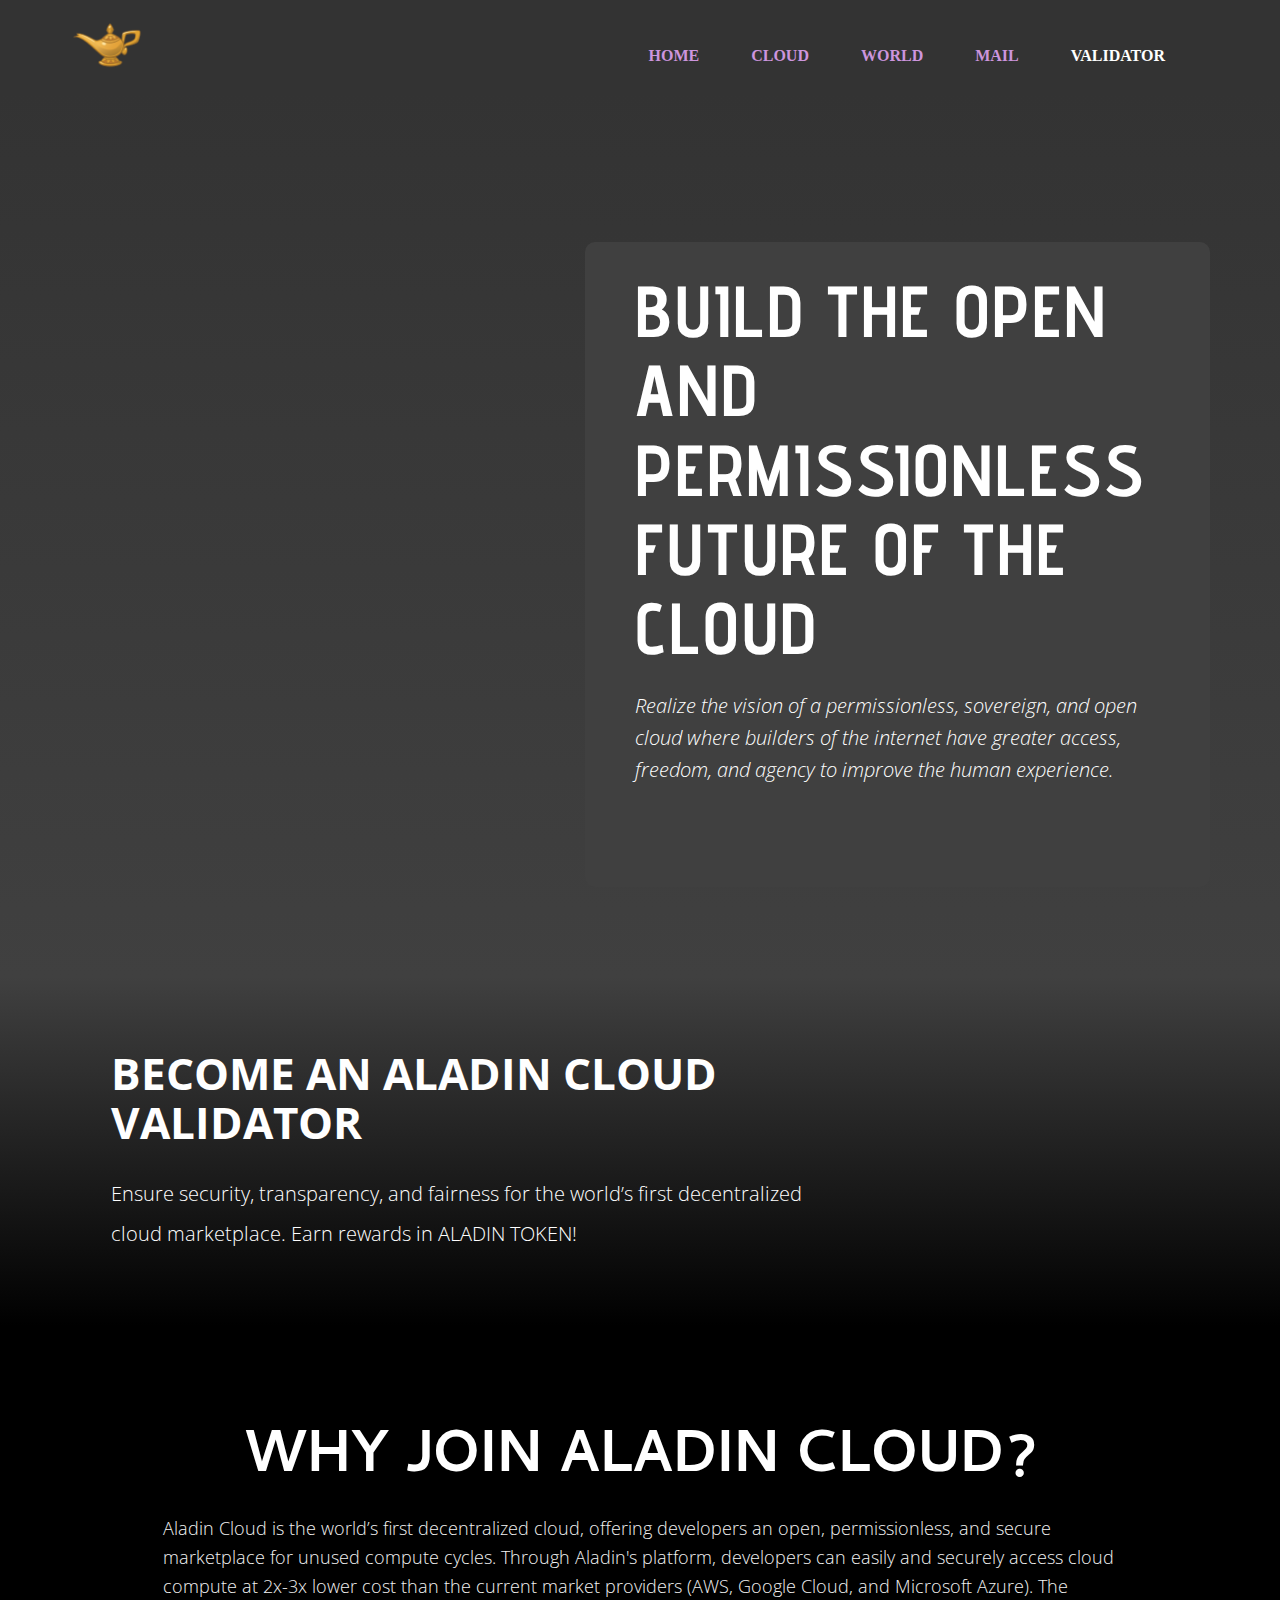
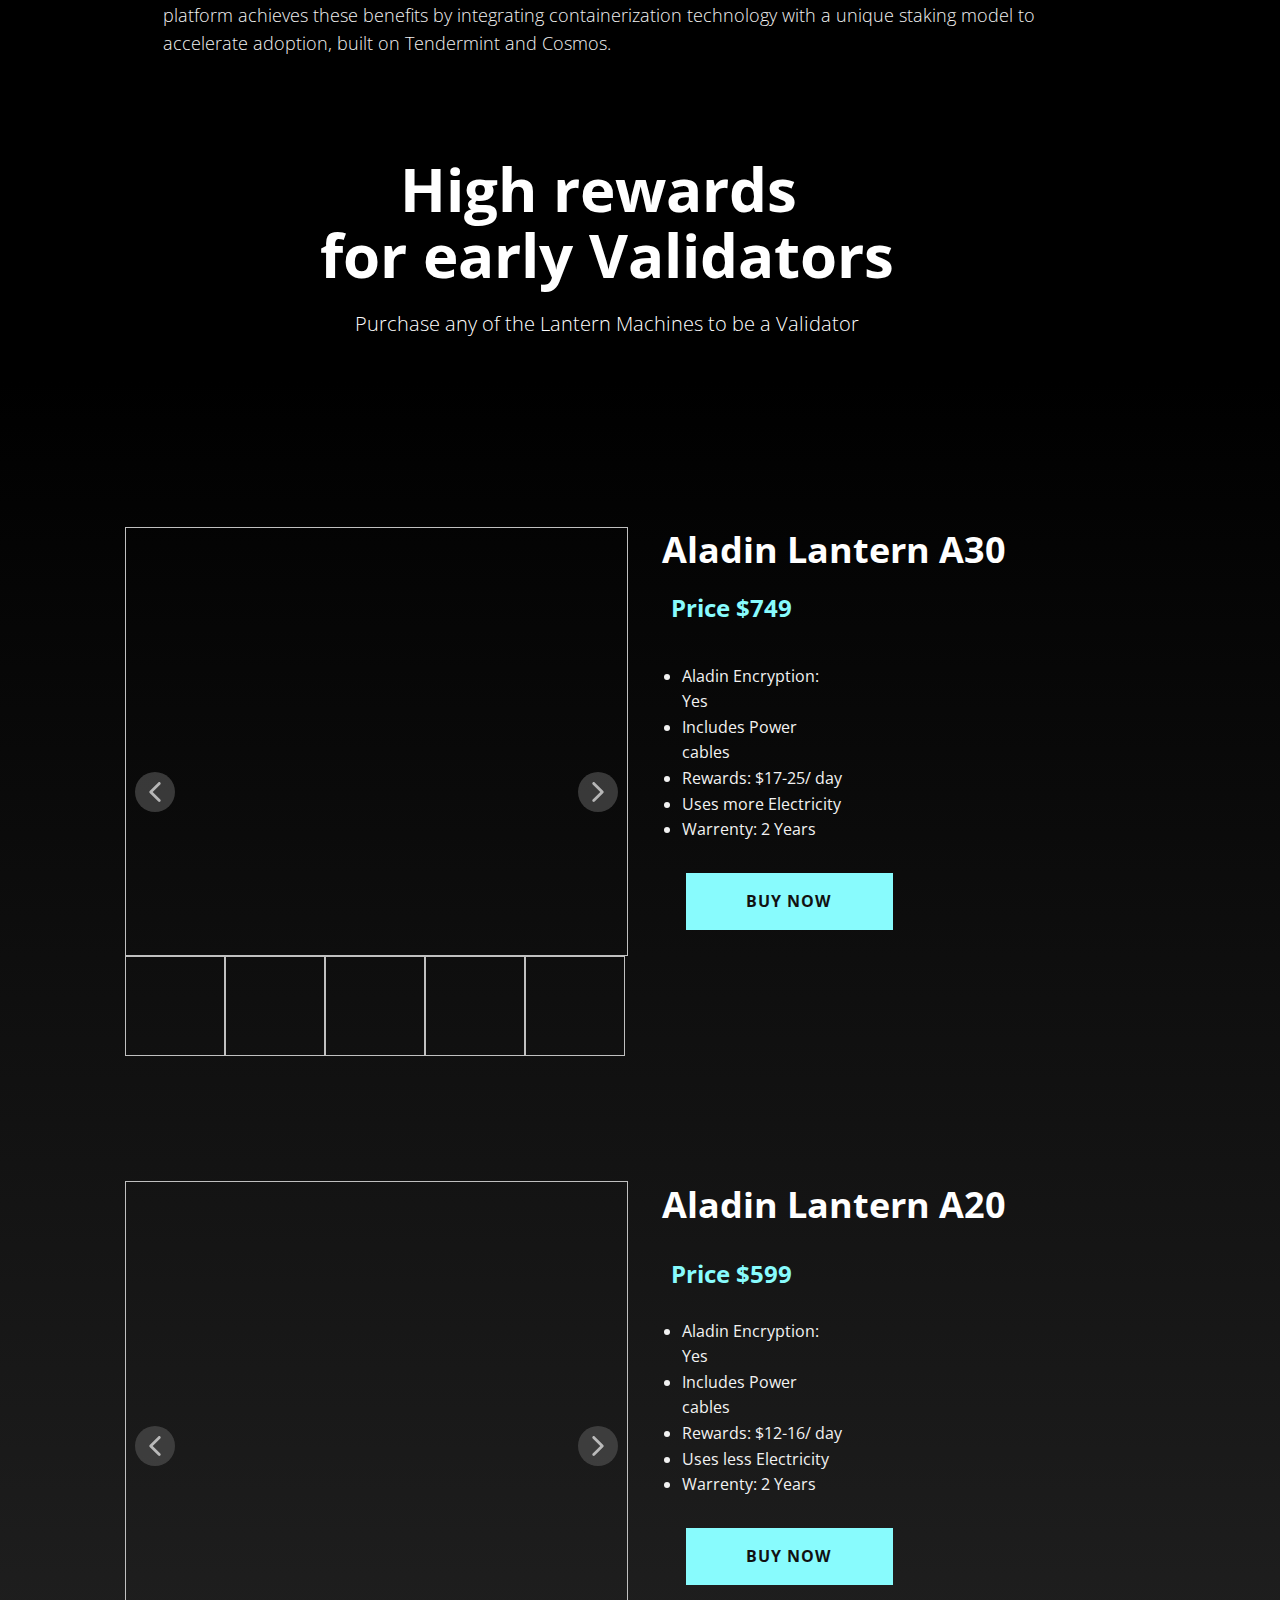
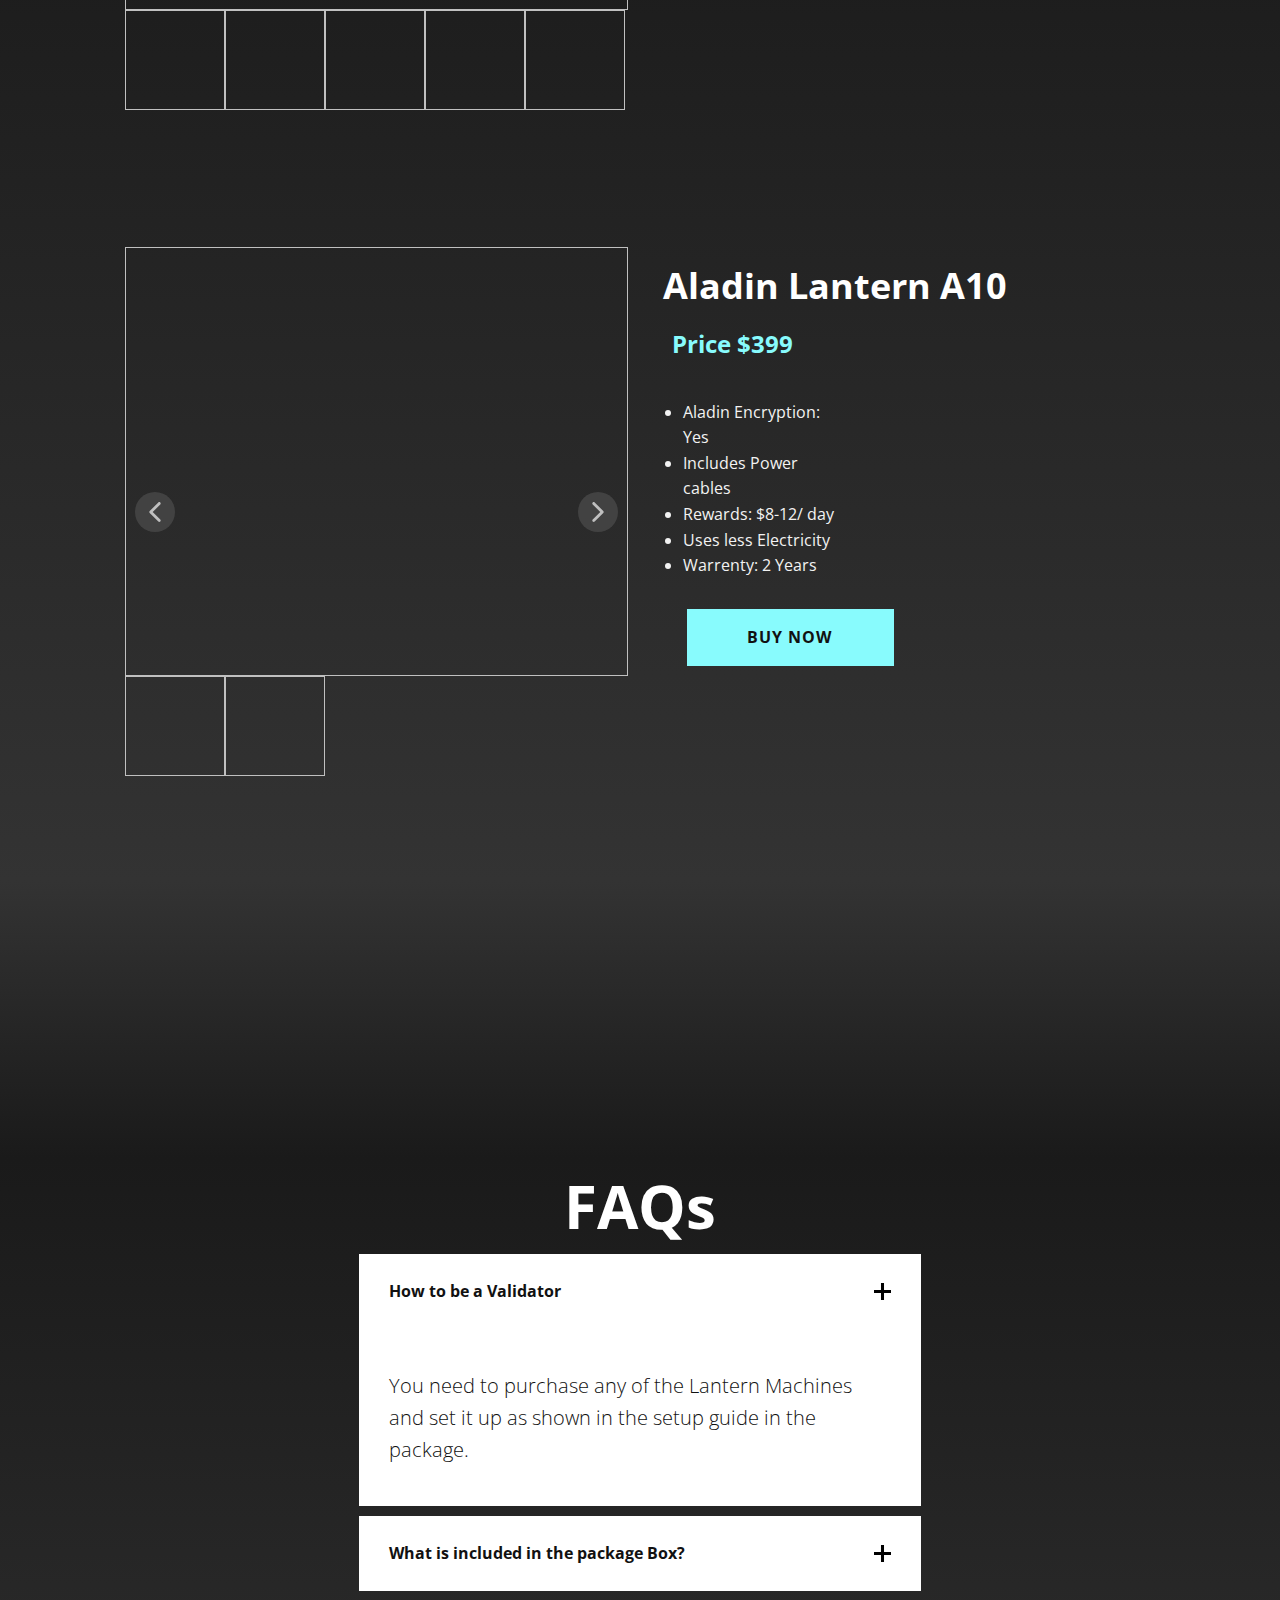
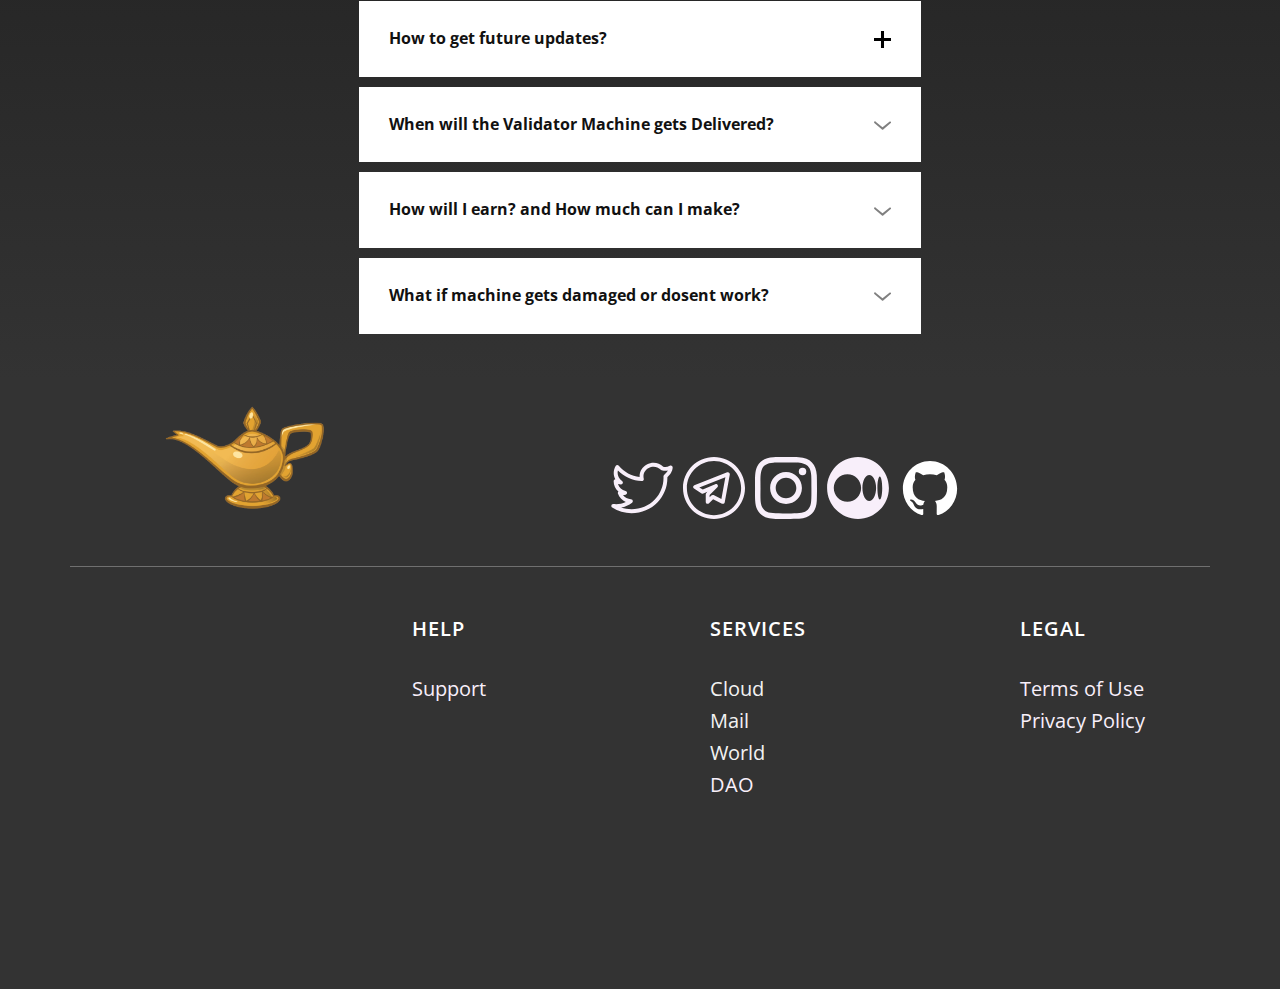
<file: VALIDATOR.html>
<!DOCTYPE html>
<html style="font-size: 16px;"><head>
    <meta name="viewport" content="width=device-width, initial-scale=1.0">
    <meta charset="utf-8">
    <meta name="keywords" content="Aladin Cloud Validator, Aladin Validator Machines,  Aladin Lantern Machines, Aladin World Validator Machines, Aladin Mining Machines, Best Mining Machines, High profitability Mining Machines">
    <meta name="description" content="Become an AladinCloud Validator. Earn $25 every day with our Aladin Lantern Machines for ensuring security, transparency, and fairness for the world's first decentralized cloud marketplace.">
    <meta name="page_type" content="np-template-header-footer-from-plugin">
    <title>Aladin Validator</title>
    <link rel="stylesheet" href="nicepage.css" media="screen">
<link rel="stylesheet" href="VALIDATOR.css" media="screen">
    <script class="u-script" type="text/javascript" src="jquery.js" defer=""></script>
    <script class="u-script" type="text/javascript" src="nicepage.js" defer=""></script>
    <meta name="generator" content="Aladin">
    <meta property="og:title" content="Become an Aladin Cloud Validator">
    <meta property="og:description" content="Earn $25 every day with our Aladin Lantern Machines for ensuring security, transparency, and fairness for the world's first decentralized cloud marketplace. Our Validator Lantern Machines starts at $399.">
    <meta property="og:image" content="images/aladin_world_logo-transparent1.png">
    <link rel="icon" href="images/favicon.png">
    <link id="u-theme-google-font" rel="stylesheet" href="https://fonts.googleapis.com/css?family=Open+Sans:300,300i,400,400i,600,600i,700,700i,800,800i">
    <link id="u-page-google-font" rel="stylesheet" href="https://fonts.googleapis.com/css?family=Advent+Pro:100,200,300,400,500,600,700|Cambay:400,400i,700,700i">
    
    
    
    
    
    
    
    
    <script type="application/ld+json">{
		"@context": "http://schema.org",
		"@type": "Organization",
		"name": "Aladin World",
		"logo": "images/aladin_world_logo-transparent.png",
		"sameAs": [
				"https://twitter.com/aladin_world",
				"https://t.me/aladinworld",
				"https://www.instagram.com/aladin.world.official/",
				"https://aladincloud.medium.com/",
				"https://github.com/Aladinworld/"
		]
}</script>
    <meta name="theme-color" content="#834496">
    <meta name="twitter:site" content="@">
    <meta name="twitter:card" content="summary_large_image">
    <meta name="twitter:title" content="Aladin Validator">
    <meta name="twitter:description" content="Aladin World">
    <meta property="og:type" content="website">
  </head>
  <body class="u-body"><header class="u-clearfix u-grey-80 u-header u-header" id="sec-edd5"><div class="u-clearfix u-sheet u-valign-bottom-lg u-valign-bottom-md u-valign-bottom-xl u-sheet-1">
        <a href="#" class="u-image u-logo u-image-1" src="" data-image-width="600" data-image-height="416">
          <img src="images/aladin_world_logo-transparent.png" class="u-logo-image u-logo-image-1">
        </a>
        <nav class="u-align-left u-menu u-menu-dropdown u-nav-spacing-25 u-offcanvas u-menu-1">
          <div class="menu-collapse" style="font-size: 1rem; letter-spacing: 0px; font-weight: 700;">
            <a class="u-button-style u-custom-active-border-color u-custom-border u-custom-border-color u-custom-borders u-custom-hover-border-color u-custom-left-right-menu-spacing u-custom-padding-bottom u-custom-text-active-color u-custom-text-color u-custom-text-hover-color u-custom-top-bottom-menu-spacing u-nav-link" href="#" style="padding: 8px; font-size: calc(1em + 16px);">
              <svg class="u-svg-link" preserveAspectRatio="xMidYMin slice" viewBox="0 0 302 302" style="undefined"><use xmlns:xlink="http://www.w3.org/1999/xlink" xlink:href="#svg-7b92"></use></svg>
              <svg xmlns="http://www.w3.org/2000/svg" xmlns:xlink="http://www.w3.org/1999/xlink" version="1.1" id="svg-7b92" x="0px" y="0px" viewBox="0 0 302 302" style="enable-background:new 0 0 302 302;" xml:space="preserve" class="u-svg-content"><g><rect y="36" width="302" height="30"></rect><rect y="236" width="302" height="30"></rect><rect y="136" width="302" height="30"></rect>
</g><g></g><g></g><g></g><g></g><g></g><g></g><g></g><g></g><g></g><g></g><g></g><g></g><g></g><g></g><g></g></svg>
            </a>
          </div>
          <div class="u-custom-menu u-nav-container">
            <ul class="u-nav u-spacing-20 u-unstyled u-nav-1"><li class="u-nav-item"><a class="u-border-active-palette-1-base u-border-hover-palette-1-base u-button-style u-nav-link u-text-active-white u-text-hover-palette-1-dark-1 u-text-palette-1-light-1" href="HOME.html" style="padding: 28px 16px;">HOME</a>
</li><li class="u-nav-item"><a class="u-border-active-palette-1-base u-border-hover-palette-1-base u-button-style u-nav-link u-text-active-white u-text-hover-palette-1-dark-1 u-text-palette-1-light-1" href="https://cloud.aladin.world/" target="_blank" style="padding: 28px 16px;">CLOUD</a>
</li><li class="u-nav-item"><a class="u-border-active-palette-1-base u-border-hover-palette-1-base u-button-style u-nav-link u-text-active-white u-text-hover-palette-1-dark-1 u-text-palette-1-light-1" href="WORLD.html" style="padding: 28px 16px;">WORLD</a>
</li><li class="u-nav-item"><a class="u-border-active-palette-1-base u-border-hover-palette-1-base u-button-style u-nav-link u-text-active-white u-text-hover-palette-1-dark-1 u-text-palette-1-light-1" href="https://mail.aladin.world/" target="_blank" style="padding: 28px 16px;">MAIL</a>
</li><li class="u-nav-item"><a class="u-border-active-palette-1-base u-border-hover-palette-1-base u-button-style u-nav-link u-text-active-white u-text-hover-palette-1-dark-1 u-text-palette-1-light-1" href="VALIDATOR.html" style="padding: 28px 16px;">VALIDATOR</a>
</li></ul>
          </div>
          <div class="u-custom-menu u-nav-container-collapse">
            <div class="u-align-center u-black u-container-style u-inner-container-layout u-opacity u-opacity-95 u-sidenav">
              <div class="u-inner-container-layout u-sidenav-overflow">
                <div class="u-menu-close"></div>
                <ul class="u-align-center u-nav u-popupmenu-items u-unstyled u-nav-2"><li class="u-nav-item"><a class="u-button-style u-nav-link" href="HOME.html" style="padding: 28px 16px;">HOME</a>
</li><li class="u-nav-item"><a class="u-button-style u-nav-link" href="https://cloud.aladin.world/" target="_blank" style="padding: 28px 16px;">CLOUD</a>
</li><li class="u-nav-item"><a class="u-button-style u-nav-link" href="WORLD.html" style="padding: 28px 16px;">WORLD</a>
</li><li class="u-nav-item"><a class="u-button-style u-nav-link" href="https://mail.aladin.world/" target="_blank" style="padding: 28px 16px;">MAIL</a>
</li><li class="u-nav-item"><a class="u-button-style u-nav-link" href="VALIDATOR.html" style="padding: 28px 16px;">VALIDATOR</a>
</li></ul>
              </div>
            </div>
            <div class="u-black u-menu-overlay u-opacity u-opacity-70"></div>
          </div>
        </nav>
      </div></header> 
    <section class="u-clearfix u-gradient u-section-1" id="carousel_b93f">
      <div class="u-clearfix u-sheet u-sheet-1">
        <div class="u-align-left u-container-style u-grey-75 u-group u-radius-10 u-shape-round u-group-1">
          <div class="u-container-layout u-container-layout-1">
            <h1 class="u-custom-font u-text u-text-white u-text-1"> BUILD THE OPEN AND PERMISSIONLESS FUTURE OF THE CLOUD</h1>
            <p class="u-text u-text-2"> Realize the vision of a permissionless, sovereign, and open cloud where builders of the internet have greater access, freedom, and agency to improve the human experience.</p>
          </div>
        </div>
      </div>
    </section>
    <section class="u-align-center u-clearfix u-gradient u-section-2" id="carousel_f1f0">
      <div class="u-clearfix u-sheet u-sheet-1">
        <div class="u-align-left u-container-style u-group u-group-1">
          <div class="u-container-layout u-container-layout-1">
            <h2 class="u-text u-text-white u-text-1"> BECOME AN ALADIN CLOUD VALIDATOR </h2>
            <p class="u-text u-text-white u-text-2"> Ensure security, transparency, and fairness for the world’s first decentralized cloud marketplace. Earn rewards in ALADIN TOKEN!</p>
          </div>
        </div>
      </div>
    </section>
    <section class="u-black u-clearfix u-section-3" id="sec-0b19">
      <div class="u-clearfix u-sheet u-sheet-1">
        <h2 class="u-text u-text-default u-text-white u-text-1"> WHY JOIN ALADIN CLOUD?</h2>
        <p class="u-text u-text-grey-5 u-text-2"> Aladin Cloud is the world’s first decentralized cloud, offering developers an open, permissionless, and secure marketplace for unused compute cycles. Through Aladin's platform, developers can easily and securely access cloud compute at 2x-3x lower cost than the current market providers (AWS, Google Cloud, and Microsoft Azure). The platform achieves these benefits by integrating containerization technology with a unique staking model to accelerate adoption, built on Tendermint and Cosmos.</p>
      </div>
    </section>
    <section class="u-black u-clearfix u-section-4" id="sec-c1ab">
      <div class="u-clearfix u-sheet u-sheet-1">
        <h2 class="u-align-center u-text u-text-1">High rewards&nbsp;<br>for early Validators
        </h2>
        <p class="u-align-center u-text u-text-2">Purchase any of the Lantern Machines to be a Validator</p>
      </div>
    </section>
    <section class="u-align-center u-clearfix u-gradient u-section-5" id="sec-e5a3">
      <div class="u-clearfix u-sheet u-sheet-1"><!--product--><!--product_options_json--><!--{"source":""}--><!--/product_options_json--><!--product_item-->
        <div class="u-container-style u-expanded-width-xs u-product u-shape-rectangle u-product-1">
          <div class="u-container-layout u-container-layout-1">
            <div class="u-carousel u-expanded-width-xs u-gallery u-layout-thumbnails u-lightbox u-no-transition u-show-text-always u-gallery-1" id="carousel-13e1" data-interval="5000" data-u-ride="carousel">
              <div class="u-carousel-inner u-gallery-inner" role="listbox">
                <div class="u-active u-carousel-item u-gallery-item u-carousel-item-1">
                  <div class="u-back-slide" data-image-width="1200" data-image-height="1200">
                    <img class="u-back-image u-expanded lazyload" data-src="images/www.jpg">
                  </div>
                  <div class="u-align-center u-over-slide u-over-slide-1">
                    <h3 class="u-gallery-heading">Sample Title</h3>
                    <p class="u-gallery-text">Sample Text</p>
                  </div>
                </div>
                <div class="u-carousel-item u-gallery-item u-carousel-item-2">
                  <div class="u-back-slide" data-image-width="800" data-image-height="691">
                    <img class="u-back-image u-expanded lazyload" data-src="images/w.png">
                  </div>
                  <div class="u-align-center u-over-slide u-over-slide-2">
                    <h3 class="u-gallery-heading">Sample Title</h3>
                    <p class="u-gallery-text">Sample Text</p>
                  </div>
                </div>
                <div class="u-carousel-item u-gallery-item u-carousel-item-3" data-image-width="1200" data-image-height="1200">
                  <div class="u-back-slide">
                    <img class="u-back-image u-expanded lazyload" data-src="images/wwwww.jpg">
                  </div>
                  <div class="u-align-center u-over-slide u-over-slide-3">
                    <h3 class="u-gallery-heading">Sample Title</h3>
                    <p class="u-gallery-text">Sample Text</p>
                  </div>
                  <style data-mode="XL" data-visited="true"></style>
                  <style data-mode="LG" data-visited="true"></style>
                  <style data-mode="MD" data-visited="true"></style>
                  <style data-mode="SM" data-visited="true"></style>
                  <style data-mode="XS" data-visited="true"></style>
                </div>
                <div class="u-carousel-item u-gallery-item u-carousel-item-4" data-image-width="1200" data-image-height="1200">
                  <div class="u-back-slide">
                    <img class="u-back-image u-expanded lazyload" data-src="images/wwww.jpg">
                  </div>
                  <div class="u-align-center u-over-slide u-over-slide-4">
                    <h3 class="u-gallery-heading">Sample Title</h3>
                    <p class="u-gallery-text">Sample Text</p>
                  </div>
                  <style data-mode="XL" data-visited="true"></style>
                  <style data-mode="LG" data-visited="true"></style>
                  <style data-mode="MD" data-visited="true"></style>
                  <style data-mode="SM" data-visited="true"></style>
                  <style data-mode="XS" data-visited="true"></style>
                </div>
                <div class="u-carousel-item u-gallery-item u-carousel-item-5" data-image-width="1200" data-image-height="1200">
                  <div class="u-back-slide">
                    <img class="u-back-image u-expanded lazyload" data-src="images/ww.jpg">
                  </div>
                  <div class="u-align-center u-over-slide u-over-slide-5">
                    <h3 class="u-gallery-heading">Sample Title</h3>
                    <p class="u-gallery-text">Sample Text</p>
                  </div>
                  <style data-mode="XL" data-visited="true"></style>
                  <style data-mode="LG" data-visited="true"></style>
                  <style data-mode="MD" data-visited="true"></style>
                  <style data-mode="SM" data-visited="true"></style>
                  <style data-mode="XS" data-visited="true"></style>
                </div>
              </div>
              <a class="u-absolute-vcenter u-carousel-control u-carousel-control-prev u-grey-70 u-icon-circle u-opacity u-opacity-70 u-spacing-10 u-text-white u-carousel-control-1" href="#carousel-13e1" role="button" data-u-slide="prev">
                <span aria-hidden="true">
                  <svg viewBox="0 0 451.847 451.847"><path d="M97.141,225.92c0-8.095,3.091-16.192,9.259-22.366L300.689,9.27c12.359-12.359,32.397-12.359,44.751,0
c12.354,12.354,12.354,32.388,0,44.748L173.525,225.92l171.903,171.909c12.354,12.354,12.354,32.391,0,44.744
c-12.354,12.365-32.386,12.365-44.745,0l-194.29-194.281C100.226,242.115,97.141,234.018,97.141,225.92z"></path></svg>
                </span>
                <span class="sr-only">
                  <svg viewBox="0 0 451.847 451.847"><path d="M97.141,225.92c0-8.095,3.091-16.192,9.259-22.366L300.689,9.27c12.359-12.359,32.397-12.359,44.751,0
c12.354,12.354,12.354,32.388,0,44.748L173.525,225.92l171.903,171.909c12.354,12.354,12.354,32.391,0,44.744
c-12.354,12.365-32.386,12.365-44.745,0l-194.29-194.281C100.226,242.115,97.141,234.018,97.141,225.92z"></path></svg>
                </span>
              </a>
              <a class="u-absolute-vcenter u-carousel-control u-carousel-control-next u-grey-70 u-icon-circle u-opacity u-opacity-70 u-spacing-10 u-text-white u-carousel-control-2" href="#carousel-13e1" role="button" data-u-slide="next">
                <span aria-hidden="true">
                  <svg viewBox="0 0 451.846 451.847"><path d="M345.441,248.292L151.154,442.573c-12.359,12.365-32.397,12.365-44.75,0c-12.354-12.354-12.354-32.391,0-44.744
L278.318,225.92L106.409,54.017c-12.354-12.359-12.354-32.394,0-44.748c12.354-12.359,32.391-12.359,44.75,0l194.287,194.284
c6.177,6.18,9.262,14.271,9.262,22.366C354.708,234.018,351.617,242.115,345.441,248.292z"></path></svg>
                </span>
                <span class="sr-only">
                  <svg viewBox="0 0 451.846 451.847"><path d="M345.441,248.292L151.154,442.573c-12.359,12.365-32.397,12.365-44.75,0c-12.354-12.354-12.354-32.391,0-44.744
L278.318,225.92L106.409,54.017c-12.354-12.359-12.354-32.394,0-44.748c12.354-12.359,32.391-12.359,44.75,0l194.287,194.284
c6.177,6.18,9.262,14.271,9.262,22.366C354.708,234.018,351.617,242.115,345.441,248.292z"></path></svg>
                </span>
              </a>
              <ol class="u-carousel-thumbnails">
                <li class="u-active u-carousel-thumbnail u-carousel-thumbnail-1" data-u-target="#carousel-13e1" data-u-slide-to="0">
                  <img class="u-carousel-thumbnail-image u-image lazyload" data-src="images/www.jpg">
                </li>
                <li class="u-carousel-thumbnail u-carousel-thumbnail-2" data-u-target="#carousel-13e1" data-u-slide-to="1">
                  <img class="u-carousel-thumbnail-image u-image lazyload" data-src="images/w.png">
                </li>
                <li class="u-carousel-thumbnail u-carousel-thumbnail-3" data-u-target="#carousel-13e1" data-u-slide-to="2">
                  <img class="u-carousel-thumbnail-image u-image lazyload" data-src="images/wwwww.jpg">
                </li>
                <li class="u-carousel-thumbnail u-carousel-thumbnail-4" data-u-target="#carousel-13e1" data-u-slide-to="3">
                  <img class="u-carousel-thumbnail-image u-image lazyload" data-src="images/wwww.jpg">
                </li>
                <li class="u-carousel-thumbnail u-carousel-thumbnail-5" data-u-target="#carousel-13e1" data-u-slide-to="4">
                  <img class="u-carousel-thumbnail-image u-image lazyload" data-src="images/ww.jpg">
                </li>
              </ol>
            </div>
            <div class="u-container-style u-expanded-width-xs u-group u-group-1">
              <div class="u-container-layout u-container-layout-2">
                <h1 class="u-text u-text-white u-text-1">Aladin Lantern  A30</h1>
                <h4 class="u-text u-text-default u-text-palette-2-light-1 u-text-2">Price $749</h4>
                <ul class="u-text u-text-grey-5 u-text-3">
                  <li> Aladin Encryption: Yes </li>
                  <li>Includes Power cables</li>
                  <li>Rewards: $17-25/ day<br>
                  </li>
                  <li>Uses more Electricity</li>
                  <li>Warrenty: 2 Years</li>
                </ul>
                <a href="https://nowpayments.io/payment/?iid=5669335319" class="u-border-none u-btn u-button-style u-hover-palette-1-dark-1 u-palette-2-light-1 u-btn-1">BUY NOW</a>
              </div>
            </div>
          </div>
        </div><!--/product_item--><!--/product--><!--product--><!--product_options_json--><!--{"source":""}--><!--/product_options_json--><!--product_item-->
        <div class="u-container-style u-expanded-width u-product u-shape-rectangle u-product-2">
          <div class="u-container-layout u-container-layout-3">
            <div class="u-carousel u-expanded-width-xs u-gallery u-layout-thumbnails u-lightbox u-no-transition u-show-text-always u-gallery-2" id="carousel-9113" data-interval="5000" data-u-ride="carousel">
              <div class="u-carousel-inner u-gallery-inner" role="listbox">
                <div class="u-active u-carousel-item u-gallery-item u-carousel-item-6" data-image-width="1200" data-image-height="1200">
                  <div class="u-back-slide" data-image-width="800" data-image-height="800">
                    <img class="u-back-image u-expanded lazyload" data-src="images/qq.jpg">
                  </div>
                  <div class="u-align-center u-over-slide u-over-slide-6">
                    <h3 class="u-gallery-heading">Sample Title</h3>
                    <p class="u-gallery-text">Sample Text</p>
                  </div>
                  <style data-mode="XL" data-visited="true"></style>
                  <style data-mode="LG" data-visited="true"></style>
                  <style data-mode="MD" data-visited="true"></style>
                  <style data-mode="SM" data-visited="true"></style>
                  <style data-mode="XS" data-visited="true"></style>
                </div>
                <div class="u-carousel-item u-gallery-item u-carousel-item-7" data-image-width="1200" data-image-height="1200">
                  <div class="u-back-slide" data-image-width="800" data-image-height="800">
                    <img class="u-back-image u-expanded lazyload" data-src="images/qqqqq.jpg">
                  </div>
                  <div class="u-align-center u-over-slide u-over-slide-7">
                    <h3 class="u-gallery-heading">Sample Title</h3>
                    <p class="u-gallery-text">Sample Text</p>
                  </div>
                  <style data-mode="XL" data-visited="true"></style>
                  <style data-mode="LG" data-visited="true"></style>
                  <style data-mode="MD" data-visited="true"></style>
                  <style data-mode="SM" data-visited="true"></style>
                  <style data-mode="XS" data-visited="true"></style>
                </div>
                <div class="u-carousel-item u-gallery-item u-carousel-item-8" data-image-width="1200" data-image-height="1200">
                  <div class="u-back-slide" data-image-width="800" data-image-height="800">
                    <img class="u-back-image u-expanded lazyload" data-src="images/q.jpg">
                  </div>
                  <div class="u-align-center u-over-slide u-over-slide-8">
                    <h3 class="u-gallery-heading">Sample Title</h3>
                    <p class="u-gallery-text">Sample Text</p>
                  </div>
                  <style data-mode="XL" data-visited="true"></style>
                  <style data-mode="LG" data-visited="true"></style>
                  <style data-mode="MD" data-visited="true"></style>
                  <style data-mode="SM" data-visited="true"></style>
                  <style data-mode="XS" data-visited="true"></style>
                </div>
                <div class="u-carousel-item u-gallery-item u-carousel-item-9" data-image-width="800" data-image-height="800">
                  <div class="u-back-slide">
                    <img class="u-back-image u-expanded lazyload" data-src="images/qqqq.jpg">
                  </div>
                  <div class="u-align-center u-over-slide u-over-slide-9">
                    <h3 class="u-gallery-heading"></h3>
                    <p class="u-gallery-text"></p>
                  </div>
                  <style data-mode="XL" data-visited="true"></style>
                  <style data-mode="LG" data-visited="true"></style>
                  <style data-mode="MD" data-visited="true"></style>
                  <style data-mode="SM" data-visited="true"></style>
                  <style data-mode="XS" data-visited="true"></style>
                </div>
                <div class="u-carousel-item u-gallery-item u-carousel-item-10" data-image-width="800" data-image-height="800">
                  <div class="u-back-slide">
                    <img class="u-back-image u-expanded lazyload" data-src="images/qqq.jpg">
                  </div>
                  <div class="u-align-center u-over-slide u-over-slide-10">
                    <h3 class="u-gallery-heading"></h3>
                    <p class="u-gallery-text"></p>
                  </div>
                  <style data-mode="XL" data-visited="true"></style>
                  <style data-mode="LG" data-visited="true"></style>
                  <style data-mode="MD" data-visited="true"></style>
                  <style data-mode="SM" data-visited="true"></style>
                  <style data-mode="XS" data-visited="true"></style>
                </div>
              </div>
              <a class="u-absolute-vcenter u-carousel-control u-carousel-control-prev u-grey-70 u-icon-circle u-opacity u-opacity-70 u-spacing-10 u-text-white u-carousel-control-3" href="#carousel-9113" role="button" data-u-slide="prev">
                <span aria-hidden="true">
                  <svg viewBox="0 0 451.847 451.847"><path d="M97.141,225.92c0-8.095,3.091-16.192,9.259-22.366L300.689,9.27c12.359-12.359,32.397-12.359,44.751,0
c12.354,12.354,12.354,32.388,0,44.748L173.525,225.92l171.903,171.909c12.354,12.354,12.354,32.391,0,44.744
c-12.354,12.365-32.386,12.365-44.745,0l-194.29-194.281C100.226,242.115,97.141,234.018,97.141,225.92z"></path></svg>
                </span>
                <span class="sr-only">
                  <svg viewBox="0 0 451.847 451.847"><path d="M97.141,225.92c0-8.095,3.091-16.192,9.259-22.366L300.689,9.27c12.359-12.359,32.397-12.359,44.751,0
c12.354,12.354,12.354,32.388,0,44.748L173.525,225.92l171.903,171.909c12.354,12.354,12.354,32.391,0,44.744
c-12.354,12.365-32.386,12.365-44.745,0l-194.29-194.281C100.226,242.115,97.141,234.018,97.141,225.92z"></path></svg>
                </span>
              </a>
              <a class="u-absolute-vcenter u-carousel-control u-carousel-control-next u-grey-70 u-icon-circle u-opacity u-opacity-70 u-spacing-10 u-text-white u-carousel-control-4" href="#carousel-9113" role="button" data-u-slide="next">
                <span aria-hidden="true">
                  <svg viewBox="0 0 451.846 451.847"><path d="M345.441,248.292L151.154,442.573c-12.359,12.365-32.397,12.365-44.75,0c-12.354-12.354-12.354-32.391,0-44.744
L278.318,225.92L106.409,54.017c-12.354-12.359-12.354-32.394,0-44.748c12.354-12.359,32.391-12.359,44.75,0l194.287,194.284
c6.177,6.18,9.262,14.271,9.262,22.366C354.708,234.018,351.617,242.115,345.441,248.292z"></path></svg>
                </span>
                <span class="sr-only">
                  <svg viewBox="0 0 451.846 451.847"><path d="M345.441,248.292L151.154,442.573c-12.359,12.365-32.397,12.365-44.75,0c-12.354-12.354-12.354-32.391,0-44.744
L278.318,225.92L106.409,54.017c-12.354-12.359-12.354-32.394,0-44.748c12.354-12.359,32.391-12.359,44.75,0l194.287,194.284
c6.177,6.18,9.262,14.271,9.262,22.366C354.708,234.018,351.617,242.115,345.441,248.292z"></path></svg>
                </span>
              </a>
              <ol class="u-carousel-thumbnails">
                <li class="u-active u-carousel-thumbnail u-carousel-thumbnail-6" data-u-target="#carousel-9113" data-u-slide-to="0">
                  <img class="u-carousel-thumbnail-image u-image lazyload" data-src="images/qq.jpg">
                </li>
                <li class="u-carousel-thumbnail u-carousel-thumbnail-7" data-u-target="#carousel-9113" data-u-slide-to="1">
                  <img class="u-carousel-thumbnail-image u-image lazyload" data-src="images/qqqqq.jpg">
                </li>
                <li class="u-carousel-thumbnail u-carousel-thumbnail-8" data-u-target="#carousel-9113" data-u-slide-to="2">
                  <img class="u-carousel-thumbnail-image u-image lazyload" data-src="images/q.jpg">
                </li>
                <li class="u-carousel-thumbnail u-carousel-thumbnail-6" data-u-target="#carousel-9113" data-u-slide-to="3">
                  <img class="u-carousel-thumbnail-image u-image lazyload" data-src="images/qqqq.jpg">
                </li>
                <li class="u-carousel-thumbnail u-carousel-thumbnail-6" data-u-target="#carousel-9113" data-u-slide-to="4">
                  <img class="u-carousel-thumbnail-image u-image lazyload" data-src="images/qqq.jpg">
                </li>
              </ol>
            </div>
            <div class="u-container-style u-expanded-width-xs u-group u-group-2">
              <div class="u-container-layout u-container-layout-4">
                <h1 class="u-text u-text-white u-text-4">Aladin Lantern A20</h1>
                <h4 class="u-text u-text-default u-text-palette-2-light-1 u-text-5">Price $599</h4>
                <ul class="u-text u-text-grey-5 u-text-6">
                  <li> Aladin Encryption: Yes </li>
                  <li>Includes Power cables</li>
                  <li>Rewards: $12-16/ day<br>
                  </li>
                  <li>Uses less Electricity</li>
                  <li>Warrenty: 2 Years</li>
                </ul>
                <a href="https://nowpayments.io/payment/?iid=5200285035" class="u-border-none u-btn u-button-style u-hover-palette-1-dark-1 u-palette-2-light-1 u-btn-2" target="_blank">BUY NOW</a>
              </div>
            </div>
          </div>
        </div><!--/product_item--><!--/product--><!--product--><!--product_options_json--><!--{"source":""}--><!--/product_options_json--><!--product_item-->
        <div class="u-container-style u-product u-product-3">
          <div class="u-container-layout u-container-layout-5">
            <div class="u-carousel u-gallery u-layout-thumbnails u-lightbox u-no-transition u-show-text-always u-gallery-3" id="carousel-3b3c" data-interval="5000" data-u-ride="carousel">
              <div class="u-carousel-inner u-gallery-inner" role="listbox">
                <div class="u-active u-carousel-item u-gallery-item u-carousel-item-11">
                  <div class="u-back-slide" data-image-width="800" data-image-height="800">
                    <img class="u-back-image u-expanded lazyload" data-src="images/Hf352cd37d13b426d87adcc5562fc557dU.jpg">
                  </div>
                  <div class="u-align-center u-over-slide u-over-slide-11">
                    <h3 class="u-gallery-heading">Sample Title</h3>
                    <p class="u-gallery-text">Sample Text</p>
                  </div>
                </div>
                <div class="u-carousel-item u-gallery-item u-carousel-item-12" data-image-width="1200" data-image-height="1200">
                  <div class="u-back-slide" data-image-width="800" data-image-height="800">
                    <img class="u-back-image u-expanded lazyload" data-src="images/H6c380e353d8c4c359867410232ea289fk1.jpg">
                  </div>
                  <div class="u-align-center u-over-slide u-over-slide-12">
                    <h3 class="u-gallery-heading">Sample Title</h3>
                    <p class="u-gallery-text">Sample Text</p>
                  </div>
                  <style data-mode="XL" data-visited="true"></style>
                  <style data-mode="LG" data-visited="true"></style>
                  <style data-mode="MD" data-visited="true"></style>
                  <style data-mode="SM" data-visited="true"></style>
                  <style data-mode="XS" data-visited="true"></style>
                </div>
              </div>
              <a class="u-absolute-vcenter u-carousel-control u-carousel-control-prev u-grey-70 u-icon-circle u-opacity u-opacity-70 u-spacing-10 u-text-white u-carousel-control-5" href="#carousel-3b3c" role="button" data-u-slide="prev">
                <span aria-hidden="true">
                  <svg viewBox="0 0 451.847 451.847"><path d="M97.141,225.92c0-8.095,3.091-16.192,9.259-22.366L300.689,9.27c12.359-12.359,32.397-12.359,44.751,0
c12.354,12.354,12.354,32.388,0,44.748L173.525,225.92l171.903,171.909c12.354,12.354,12.354,32.391,0,44.744
c-12.354,12.365-32.386,12.365-44.745,0l-194.29-194.281C100.226,242.115,97.141,234.018,97.141,225.92z"></path></svg>
                </span>
                <span class="sr-only">
                  <svg viewBox="0 0 451.847 451.847"><path d="M97.141,225.92c0-8.095,3.091-16.192,9.259-22.366L300.689,9.27c12.359-12.359,32.397-12.359,44.751,0
c12.354,12.354,12.354,32.388,0,44.748L173.525,225.92l171.903,171.909c12.354,12.354,12.354,32.391,0,44.744
c-12.354,12.365-32.386,12.365-44.745,0l-194.29-194.281C100.226,242.115,97.141,234.018,97.141,225.92z"></path></svg>
                </span>
              </a>
              <a class="u-absolute-vcenter u-carousel-control u-carousel-control-next u-grey-70 u-icon-circle u-opacity u-opacity-70 u-spacing-10 u-text-white u-carousel-control-6" href="#carousel-3b3c" role="button" data-u-slide="next">
                <span aria-hidden="true">
                  <svg viewBox="0 0 451.846 451.847"><path d="M345.441,248.292L151.154,442.573c-12.359,12.365-32.397,12.365-44.75,0c-12.354-12.354-12.354-32.391,0-44.744
L278.318,225.92L106.409,54.017c-12.354-12.359-12.354-32.394,0-44.748c12.354-12.359,32.391-12.359,44.75,0l194.287,194.284
c6.177,6.18,9.262,14.271,9.262,22.366C354.708,234.018,351.617,242.115,345.441,248.292z"></path></svg>
                </span>
                <span class="sr-only">
                  <svg viewBox="0 0 451.846 451.847"><path d="M345.441,248.292L151.154,442.573c-12.359,12.365-32.397,12.365-44.75,0c-12.354-12.354-12.354-32.391,0-44.744
L278.318,225.92L106.409,54.017c-12.354-12.359-12.354-32.394,0-44.748c12.354-12.359,32.391-12.359,44.75,0l194.287,194.284
c6.177,6.18,9.262,14.271,9.262,22.366C354.708,234.018,351.617,242.115,345.441,248.292z"></path></svg>
                </span>
              </a>
              <ol class="u-carousel-thumbnails">
                <li class="u-active u-carousel-thumbnail u-carousel-thumbnail-11" data-u-target="#carousel-3b3c" data-u-slide-to="0">
                  <img class="u-carousel-thumbnail-image u-image lazyload" data-src="images/Hf352cd37d13b426d87adcc5562fc557dU.jpg">
                </li>
                <li class="u-carousel-thumbnail u-carousel-thumbnail-12" data-u-target="#carousel-3b3c" data-u-slide-to="1">
                  <img class="u-carousel-thumbnail-image u-image lazyload" data-src="images/H6c380e353d8c4c359867410232ea289fk1.jpg">
                </li>
              </ol>
            </div>
            <div class="u-container-style u-group u-group-3">
              <div class="u-container-layout u-container-layout-6">
                <h1 class="u-text u-text-white u-text-7">Aladin Lantern A10</h1>
                <h4 class="u-text u-text-default u-text-palette-2-light-1 u-text-8">Price $399</h4>
                <ul class="u-text u-text-grey-5 u-text-9">
                  <li> Aladin Encryption: Yes </li>
                  <li>Includes Power cables</li>
                  <li> Rewards: $8-12/ day</li>
                  <li>Uses less Electricity</li>
                  <li>Warrenty: 2 Years</li>
                </ul>
                <a href="https://nowpayments.io/payment/?iid=6290546018" class="u-border-none u-btn u-button-style u-hover-palette-1-dark-1 u-palette-2-light-1 u-btn-3" target="_blank">BUY NOW</a>
              </div>
            </div>
          </div>
        </div><!--/product_item--><!--/product-->
      </div>
    </section>
    <section class="u-clearfix u-gradient u-section-6" id="sec-0f5d">
      <div class="u-clearfix u-sheet u-valign-middle u-sheet-1">
        <a href="https://docs.google.com/forms/d/e/1FAIpQLSctC04WuWloEbhGyndcRaSTCpnefvMTaRP8KHMVpiuApslvcg/viewform?usp=sf_link" class="u-border-none u-btn u-button-style u-hover-palette-1-dark-1 u-palette-1-dark-2 u-btn-1" data-animation-name="tada" data-animation-duration="1000" data-animation-direction="" target="_blank">CLICK HERE ONCE YOU<br>&nbsp;MAKE PAYMENT
        </a>
      </div>
    </section>
    <section class="u-clearfix u-gradient u-section-7" id="sec-5909">
      <div class="u-clearfix u-sheet u-sheet-1">
        <h2 class="u-text u-text-default u-text-white u-text-1">FAQs</h2>
        <div class="u-accordion u-faq u-spacing-10 u-accordion-1">
          <div class="u-accordion-item">
            <a class="active u-accordion-link u-active-white u-button-style u-hover-white u-white u-accordion-link-1" id="link-accordion-f600" aria-controls="accordion-f600" aria-selected="true">
              <span class="u-accordion-link-text">How to be a Validator</span><span class="u-accordion-link-icon u-icon u-text-grey-50 u-icon-1"><svg class="u-svg-link" preserveAspectRatio="xMidYMin slice" viewBox="0 0 448 448" style=""><use xmlns:xlink="http://www.w3.org/1999/xlink" xlink:href="#svg-3ae2"></use></svg><svg class="u-svg-content" viewBox="0 0 448 448" id="svg-3ae2" style=""><path d="m272 184c-4.417969 0-8-3.582031-8-8v-176h-80v176c0 4.417969-3.582031 8-8 8h-176v80h176c4.417969 0 8 3.582031 8 8v176h80v-176c0-4.417969 3.582031-8 8-8h176v-80zm0 0"></path></svg></span>
            </a>
            <div class="u-accordion-active u-accordion-pane u-container-style u-white u-accordion-pane-1" id="accordion-f600" aria-labelledby="link-accordion-f600">
              <div class="u-container-layout u-container-layout-1">
                <div class="fr-view u-clearfix u-rich-text u-text">
                  <p>You need to purchase any of the Lantern Machines and set it up as shown in the setup guide in the package. &nbsp;</p>
                </div>
              </div>
            </div>
          </div>
          <div class="u-accordion-item">
            <a class="u-accordion-link u-active-white u-button-style u-hover-white u-white u-accordion-link-2" id="link-accordion-72f4" aria-controls="accordion-72f4" aria-selected="false">
              <span class="u-accordion-link-text">What is included in the package Box?</span><span class="u-accordion-link-icon u-icon u-text-grey-50 u-icon-2"><svg class="u-svg-link" preserveAspectRatio="xMidYMin slice" viewBox="0 0 448 448" style=""><use xmlns:xlink="http://www.w3.org/1999/xlink" xlink:href="#svg-05a3"></use></svg><svg class="u-svg-content" viewBox="0 0 448 448" id="svg-05a3" style=""><path d="m272 184c-4.417969 0-8-3.582031-8-8v-176h-80v176c0 4.417969-3.582031 8-8 8h-176v80h176c4.417969 0 8 3.582031 8 8v176h80v-176c0-4.417969 3.582031-8 8-8h176v-80zm0 0"></path></svg></span>
            </a>
            <div class="u-accordion-pane u-container-style u-white u-accordion-pane-2" id="accordion-72f4" aria-labelledby="link-accordion-72f4">
              <div class="u-container-layout u-container-layout-2">
                <div class="fr-view u-clearfix u-rich-text u-text">
                  <p>Package includes:</p>
                  <ul>
                    <li>Lantern Machine</li>
                    <li>Connectng Cables</li>
                    <li>User Guide</li>
                    <li>And suprise gift from our side</li>
                  </ul>
                </div>
              </div>
            </div>
          </div>
          <div class="u-accordion-item">
            <a class="u-accordion-link u-active-white u-button-style u-hover-white u-white u-accordion-link-3" id="link-accordion-854e" aria-controls="accordion-854e" aria-selected="false">
              <span class="u-accordion-link-text">How to get future updates?</span><span class="u-accordion-link-icon u-icon u-text-grey-50 u-icon-3"><svg class="u-svg-link" preserveAspectRatio="xMidYMin slice" viewBox="0 0 448 448" style=""><use xmlns:xlink="http://www.w3.org/1999/xlink" xlink:href="#svg-4a3a"></use></svg><svg class="u-svg-content" viewBox="0 0 448 448" id="svg-4a3a" style=""><path d="m272 184c-4.417969 0-8-3.582031-8-8v-176h-80v176c0 4.417969-3.582031 8-8 8h-176v80h176c4.417969 0 8 3.582031 8 8v176h80v-176c0-4.417969 3.582031-8 8-8h176v-80zm0 0"></path></svg></span>
            </a>
            <div class="u-accordion-pane u-container-style u-white u-accordion-pane-3" id="accordion-854e" aria-labelledby="link-accordion-854e">
              <div class="u-container-layout u-container-layout-3">
                <div class="fr-view u-clearfix u-rich-text u-text">
                  <p>All future updates to Validator Machines will be done automatically by our Cloud.</p>
                </div>
              </div>
            </div>
          </div>
          <div class="u-accordion-item">
            <a class="u-accordion-link u-active-white u-button-style u-hover-white u-white u-accordion-link-4" id="link-25f9" aria-controls="25f9" aria-selected="false">
              <span class="u-accordion-link-text">When will the Validator Machine gets Delivered?</span><span class="u-accordion-link-icon u-icon u-text-grey-50 u-icon-4"><svg class="u-svg-link" preserveAspectRatio="xMidYMin slice" viewBox="0 0 16 16" style=""><use xmlns:xlink="http://www.w3.org/1999/xlink" xlink:href="#svg-91cd"></use></svg><svg class="u-svg-content" viewBox="0 0 16 16" x="0px" y="0px" id="svg-91cd"><path d="M8,10.7L1.6,5.3c-0.4-0.4-1-0.4-1.3,0c-0.4,0.4-0.4,0.9,0,1.3l7.2,6.1c0.1,0.1,0.4,0.2,0.6,0.2s0.4-0.1,0.6-0.2l7.1-6
	c0.4-0.4,0.4-0.9,0-1.3c-0.4-0.4-1-0.4-1.3,0L8,10.7z"></path></svg></span>
            </a>
            <div class="u-accordion-pane u-container-style u-white u-accordion-pane-4" id="25f9" aria-labelledby="link-25f9">
              <div class="u-container-layout u-container-layout-4">
                <div class="fr-view u-clearfix u-rich-text u-text">
                  <p>Once we sell 1000 Lantern Machines, we will start delivering the package. We want every machines to be connected all at once.</p>
                </div>
              </div>
            </div>
          </div>
          <div class="u-accordion-item">
            <a class="u-accordion-link u-active-white u-button-style u-hover-white u-white u-accordion-link-5" id="link-891c" aria-controls="891c" aria-selected="false">
              <span class="u-accordion-link-text">How will I earn? and How much can I make?</span><span class="u-accordion-link-icon u-icon u-text-grey-50 u-icon-5"><svg class="u-svg-link" preserveAspectRatio="xMidYMin slice" viewBox="0 0 16 16" style=""><use xmlns:xlink="http://www.w3.org/1999/xlink" xlink:href="#svg-cb6d"></use></svg><svg class="u-svg-content" viewBox="0 0 16 16" x="0px" y="0px" id="svg-cb6d"><path d="M8,10.7L1.6,5.3c-0.4-0.4-1-0.4-1.3,0c-0.4,0.4-0.4,0.9,0,1.3l7.2,6.1c0.1,0.1,0.4,0.2,0.6,0.2s0.4-0.1,0.6-0.2l7.1-6
	c0.4-0.4,0.4-0.9,0-1.3c-0.4-0.4-1-0.4-1.3,0L8,10.7z"></path></svg></span>
            </a>
            <div class="u-accordion-pane u-container-style u-white u-accordion-pane-5" id="891c" aria-labelledby="link-891c">
              <div class="u-container-layout u-container-layout-5">
                <div class="fr-view u-clearfix u-rich-text u-text">
                  <p>You will earn for running Validator Machine 24*7, we will payout in Aladin Tokens at the end of every months.</p>
                  <p>You can make stable income starting from $8 for Lantern A10, $15 for Lantern A20 machine and $25 for Lantern A30 machine per day.</p>
                </div>
              </div>
            </div>
          </div>
          <div class="u-accordion-item">
            <a class="u-accordion-link u-active-white u-button-style u-hover-white u-white u-accordion-link-6" id="link-5b62" aria-controls="5b62" aria-selected="false">
              <span class="u-accordion-link-text">What if machine gets damaged or dosent work?</span><span class="u-accordion-link-icon u-icon u-text-grey-50 u-icon-6"><svg class="u-svg-link" preserveAspectRatio="xMidYMin slice" viewBox="0 0 16 16" style=""><use xmlns:xlink="http://www.w3.org/1999/xlink" xlink:href="#svg-f968"></use></svg><svg class="u-svg-content" viewBox="0 0 16 16" x="0px" y="0px" id="svg-f968"><path d="M8,10.7L1.6,5.3c-0.4-0.4-1-0.4-1.3,0c-0.4,0.4-0.4,0.9,0,1.3l7.2,6.1c0.1,0.1,0.4,0.2,0.6,0.2s0.4-0.1,0.6-0.2l7.1-6
	c0.4-0.4,0.4-0.9,0-1.3c-0.4-0.4-1-0.4-1.3,0L8,10.7z"></path></svg></span>
            </a>
            <div class="u-accordion-pane u-container-style u-white u-accordion-pane-6" id="5b62" aria-labelledby="link-5b62">
              <div class="u-container-layout u-container-layout-6">
                <div class="fr-view u-clearfix u-rich-text u-text">
                  <p>The warrenty for the device is 2 years, if the machine gets damaged at the time of shipping, we will refund your full amount we will deliver new machine for you. If the machine is not working, contact our support team, they will solve it.&nbsp;</p>
                </div>
              </div>
            </div>
          </div>
        </div>
      </div>
    </section>
    
    
    <footer class="u-clearfix u-footer u-grey-80" id="sec-f2e8"><div class="u-clearfix u-sheet u-sheet-1">
        <a href="HOME.html" data-page-id="62372677" class="u-image u-logo u-image-1" data-image-width="600" data-image-height="416" title="HOME">
          <img src="images/aladin_world_logo-transparent1.png?rand=10a5" class="u-logo-image u-logo-image-1">
        </a>
        <div class="u-social-icons u-spacing-10 u-social-icons-1">
          <a class="u-social-url" title="Twitter" target="_blank" href="https://twitter.com/aladin_world"><span class="u-icon u-social-facebook u-social-icon u-text-palette-1-light-3 u-icon-1"><svg class="u-svg-link" preserveAspectRatio="xMidYMin slice" viewBox="0 0 24 24" style=""><use xmlns:xlink="http://www.w3.org/1999/xlink" xlink:href="#svg-fc91"></use></svg><svg class="u-svg-content" viewBox="0 0 24 24" id="svg-fc91"><path d="m.473 19.595c2.222 1.41 4.808 2.155 7.478 2.155 3.91 0 7.493-1.502 10.09-4.229 2.485-2.61 3.852-6.117 3.784-9.676.942-.806 2.05-2.345 2.05-3.845 0-.575-.624-.94-1.13-.647-.885.52-1.692.656-2.522.423-1.695-1.652-4.218-2-6.344-.854-1.858 1-2.891 2.83-2.798 4.83-3.139-.383-6.039-1.957-8.061-4.403-.332-.399-.962-.352-1.226.1-.974 1.668-.964 3.601-.117 5.162-.403.071-.652.41-.652.777 0 1.569.706 3.011 1.843 3.995-.212.204-.282.507-.192.777.5 1.502 1.632 2.676 3.047 3.264-1.539.735-3.241.98-4.756.794-.784-.106-1.171.948-.494 1.377zm7.683-1.914c.561-.431.263-1.329-.441-1.344-1.24-.026-2.369-.637-3.072-1.598.339-.022.69-.074 1.024-.164.761-.206.725-1.304-.048-1.459-1.403-.282-2.504-1.304-2.917-2.62.377.093.761.145 1.144.152.759.004 1.046-.969.427-1.376-1.395-.919-1.99-2.542-1.596-4.068 2.436 2.468 5.741 3.955 9.237 4.123.501.031.877-.44.767-.917-.475-2.059.675-3.502 1.91-4.167 1.222-.66 3.184-.866 4.688.712.447.471 1.955.489 2.722.31-.344.648-.873 1.263-1.368 1.609-.211.148-.332.394-.319.651.161 3.285-1.063 6.551-3.358 8.96-2.312 2.427-5.509 3.764-9.004 3.764-1.39 0-2.753-.226-4.041-.662 1.54-.298 3.003-.95 4.245-1.906z"></path></svg></span>
          </a>
          <a class="u-social-url" title="Telegram" target="_blank" href="https://t.me/aladinworld"><span class="u-icon u-social-icon u-social-twitter u-text-palette-1-light-3 u-icon-2"><svg class="u-svg-link" preserveAspectRatio="xMidYMin slice" viewBox="0 0 24 24" style=""><use xmlns:xlink="http://www.w3.org/1999/xlink" xlink:href="#svg-c9dd"></use></svg><svg class="u-svg-content" viewBox="0 0 24 24" id="svg-c9dd"><path d="m12 24c6.617 0 12-5.383 12-12s-5.383-12-12-12-12 5.383-12 12 5.383 12 12 12zm0-22.5c5.79 0 10.5 4.71 10.5 10.5s-4.71 10.5-10.5 10.5-10.5-4.71-10.5-10.5 4.71-10.5 10.5-10.5z"></path><path d="m7.896 14.155 1.568-.681-.44.441c-.141.141-.22.332-.22.53v2.935c0 .672.812.998 1.28.53l1.574-1.574 3.43 1.715c.444.222.981-.041 1.073-.537l1.957-10.761c.103-.579-.467-1.047-1.012-.833l-12.716 4.977c-.57.222-.646 1.002-.13 1.331l2.934 1.872c.21.134.475.155.702.055zm8.506-6.347-1.537 8.455-3.02-1.509c-.292-.146-.64-.085-.865.141l-.676.676v-.813l3.007-3.007c.583-.583-.073-1.545-.829-1.218l-4.817 2.09-1.354-.864z"></path></svg></span>
          </a>
          <a class="u-social-url" title="instagram" target="_blank" href="https://www.instagram.com/aladin.world.official/"><span class="u-icon u-social-icon u-social-instagram u-text-palette-1-light-3 u-icon-3"><svg class="u-svg-link" preserveAspectRatio="xMidYMin slice" viewBox="0 0 24 24" style=""><use xmlns:xlink="http://www.w3.org/1999/xlink" xlink:href="#svg-6afa"></use></svg><svg class="u-svg-content" viewBox="0 0 24 24" id="svg-6afa"><path d="m12.004 5.838c-3.403 0-6.158 2.758-6.158 6.158 0 3.403 2.758 6.158 6.158 6.158 3.403 0 6.158-2.758 6.158-6.158 0-3.403-2.758-6.158-6.158-6.158zm0 10.155c-2.209 0-3.997-1.789-3.997-3.997s1.789-3.997 3.997-3.997 3.997 1.789 3.997 3.997c.001 2.208-1.788 3.997-3.997 3.997z"></path><path d="m16.948.076c-2.208-.103-7.677-.098-9.887 0-1.942.091-3.655.56-5.036 1.941-2.308 2.308-2.013 5.418-2.013 9.979 0 4.668-.26 7.706 2.013 9.979 2.317 2.316 5.472 2.013 9.979 2.013 4.624 0 6.22.003 7.855-.63 2.223-.863 3.901-2.85 4.065-6.419.104-2.209.098-7.677 0-9.887-.198-4.213-2.459-6.768-6.976-6.976zm3.495 20.372c-1.513 1.513-3.612 1.378-8.468 1.378-5 0-7.005.074-8.468-1.393-1.685-1.677-1.38-4.37-1.38-8.453 0-5.525-.567-9.504 4.978-9.788 1.274-.045 1.649-.06 4.856-.06l.045.03c5.329 0 9.51-.558 9.761 4.986.057 1.265.07 1.645.07 4.847-.001 4.942.093 6.959-1.394 8.453z"></path><circle cx="18.406" cy="5.595" r="1.439"></circle></svg></span>
          </a>
          <a class="u-social-url" target="_blank" data-type="Medium" title="Medium" href="https://aladincloud.medium.com/"><span class="u-icon u-social-icon u-social-medium u-text-palette-1-light-3 u-icon-4"><svg class="u-svg-link" preserveAspectRatio="xMidYMin slice" viewBox="0 0 512 512" style=""><use xmlns:xlink="http://www.w3.org/1999/xlink" xlink:href="#svg-5d31"></use></svg><svg class="u-svg-content" viewBox="0 0 512 512" id="svg-5d31" style="fill-rule:evenodd;clip-rule:evenodd;stroke-linejoin:round;stroke-miterlimit:2;"><g><path d="M511.2,256C511.2,115.155 396.851,0.806 256.006,0.806L255.994,0.806C115.149,0.806 0.8,115.155 0.8,256C0.8,396.845 115.149,511.194 255.994,511.194L256.006,511.194C396.851,511.194 511.2,396.845 511.2,256ZM281.624,256.002C281.624,318.733 231.116,369.586 168.814,369.586C106.512,369.586 56,318.721 56,256.002C56,193.282 106.508,142.414 168.814,142.414C231.12,142.414 281.624,193.271 281.624,256.002ZM405.381,256.002C405.381,315.05 380.126,362.936 348.974,362.936C317.821,362.936 292.567,315.05 292.567,256.002C292.567,196.954 317.817,149.067 348.97,149.067C380.123,149.067 405.377,196.939 405.377,256.002L405.381,256.002ZM456,256.002C456,308.894 447.119,351.798 436.162,351.798C425.204,351.798 416.327,308.906 416.327,256.002C416.327,203.098 425.207,160.206 436.162,160.206C447.116,160.206 456,203.094 456,256.002Z"></path>
</g></svg></span>
          </a>
          <a class="u-social-url" target="_blank" data-type="Github" title="Github" href="https://github.com/Aladinworld/"><span class="u-icon u-social-github u-social-icon u-icon-5"><svg class="u-svg-link" preserveAspectRatio="xMidYMin slice" viewBox="0 0 512 512" style=""><use xmlns:xlink="http://www.w3.org/1999/xlink" xlink:href="#svg-927a"></use></svg><svg class="u-svg-content" viewBox="0 0 512 512" id="svg-927a" style="enable-background:new 0 0 512 512;"><style type="text/css"> .st0{fill-rule:evenodd;clip-rule:evenodd;} </style><g><path class="st0" d="M256,32C132.3,32,32,134.8,32,261.7c0,101.5,64.2,187.5,153.2,217.9c11.2,2.1,15.3-5,15.3-11.1   c0-5.5-0.2-19.9-0.3-39.1c-62.3,13.9-75.5-30.8-75.5-30.8c-10.2-26.5-24.9-33.6-24.9-33.6c-20.3-14.3,1.5-14,1.5-14   c22.5,1.6,34.3,23.7,34.3,23.7c20,35.1,52.4,25,65.2,19.1c2-14.8,7.8-25,14.2-30.7c-49.7-5.8-102-25.5-102-113.5   c0-25.1,8.7-45.6,23-61.6c-2.3-5.8-10-29.2,2.2-60.8c0,0,18.8-6.2,61.6,23.5c17.9-5.1,37-7.6,56.1-7.7c19,0.1,38.2,2.6,56.1,7.7   c42.8-29.7,61.5-23.5,61.5-23.5c12.2,31.6,4.5,55,2.2,60.8c14.3,16.1,23,36.6,23,61.6c0,88.2-52.4,107.6-102.3,113.3   c8,7.1,15.2,21.1,15.2,42.5c0,30.7-0.3,55.5-0.3,63c0,6.1,4,13.3,15.4,11C415.9,449.1,480,363.1,480,261.7   C480,134.8,379.7,32,256,32z"></path>
</g></svg></span>
          </a>
        </div>
        <div class="u-align-left u-border-1 u-border-white u-expanded-width u-line u-line-horizontal u-opacity u-opacity-30 u-line-1"></div>
        <div class="u-clearfix u-expanded-width u-gutter-100 u-layout-wrap u-layout-wrap-1">
          <div class="u-gutter-0 u-layout">
            <div class="u-layout-row">
              <div class="u-align-left u-container-style u-layout-cell u-left-cell u-size-15 u-size-30-md u-layout-cell-1">
                <div class="u-container-layout u-container-layout-1"></div>
              </div>
              <div class="u-align-left u-container-style u-layout-cell u-size-15 u-size-30-md u-layout-cell-2">
                <div class="u-container-layout u-valign-top u-container-layout-2"><!--position-->
                  <div data-position="" class="u-position u-position-1"><!--block-->
                    <div class="u-block">
                      <div class="u-block-container u-clearfix"><!--block_header-->
                        <h5 class="u-block-header u-text"><!--block_header_content--> HELP<!--/block_header_content--></h5><!--/block_header--><!--block_content-->
                        <div class="u-block-content u-text u-text-2"><!--block_content_content-->
                          <a href="https://aladin.tawk.help/" class="u-active-none u-border-none u-btn u-button-link u-button-style u-hover-none u-none u-text-palette-1-light-3 u-btn-1" target="_blank">
                            <br>Support
                          </a><!--/block_content_content-->
                        </div><!--/block_content-->
                      </div>
                    </div><!--/block-->
                  </div><!--/position-->
                </div>
              </div>
              <div class="u-align-left u-container-style u-layout-cell u-size-15 u-size-30-md u-layout-cell-3">
                <div class="u-container-layout u-valign-top-lg u-valign-top-md u-valign-top-sm u-valign-top-xl u-container-layout-3"><!--position-->
                  <div data-position="" class="u-position u-position-2"><!--block-->
                    <div class="u-block">
                      <div class="u-block-container u-clearfix"><!--block_header-->
                        <h5 class="u-block-header u-text"><!--block_header_content--> SERVICES<!--/block_header_content--></h5><!--/block_header--><!--block_content-->
                        <div class="u-block-content u-text u-text-4"><!--block_content_content-->
                          <br>
                          <a href="https://cloud.aladin.world/" class="u-active-none u-border-none u-btn u-button-link u-button-style u-hover-none u-none u-text-grey-5 u-btn-2" target="_blank">Cloud</a>
                          <br>
                          <a href="https://mail.aladin.world/" class="u-active-none u-border-none u-btn u-button-link u-button-style u-hover-none u-none u-text-grey-5 u-btn-3" target="_blank">Mail</a>
                          <br>
                          <a href="WORLD.html" data-page-id="58585666" class="u-border-none u-btn u-button-link u-button-style u-text-grey-5 u-btn-4">World</a>
                          <br>
                          <a href="https://aladin.world/dao" class="u-active-none u-border-none u-btn u-button-link u-button-style u-hover-none u-none u-text-palette-1-light-3 u-btn-5" target="_blank">DAO</a><!--/block_content_content-->
                        </div><!--/block_content-->
                      </div>
                    </div><!--/block-->
                  </div><!--/position-->
                </div>
              </div>
              <div class="u-align-left u-container-style u-layout-cell u-right-cell u-size-15 u-size-30-md u-layout-cell-4">
                <div class="u-container-layout u-valign-top u-container-layout-4"><!--position-->
                  <div data-position="" class="u-position"><!--block-->
                    <div class="u-block">
                      <div class="u-block-container u-clearfix"><!--block_header-->
                        <h5 class="u-block-header u-text"><!--block_header_content--> LEGAL<!--/block_header_content--></h5><!--/block_header--><!--block_content-->
                        <div class="u-block-content u-text u-text-6"><!--block_content_content-->
                          <a href="Terms-and-Conditions.html" data-page-id="35722977" class="u-active-none u-border-none u-btn u-button-link u-button-style u-hover-none u-none u-text-palette-1-light-3 u-btn-6">
                            <br>Terms of Use
                          </a>
                          <a href="Privacy.html" data-page-id="60254069" class="u-active-none u-border-none u-btn u-button-link u-button-style u-hover-none u-none u-text-palette-1-light-3 u-btn-7">
                            <br>Privacy Policy
                          </a><!--/block_content_content-->
                        </div><!--/block_content-->
                      </div>
                    </div><!--/block-->
                  </div><!--/position-->
                </div>
              </div>
            </div>
          </div>
        </div>
      </div></footer>
  
</body></html>
</file>
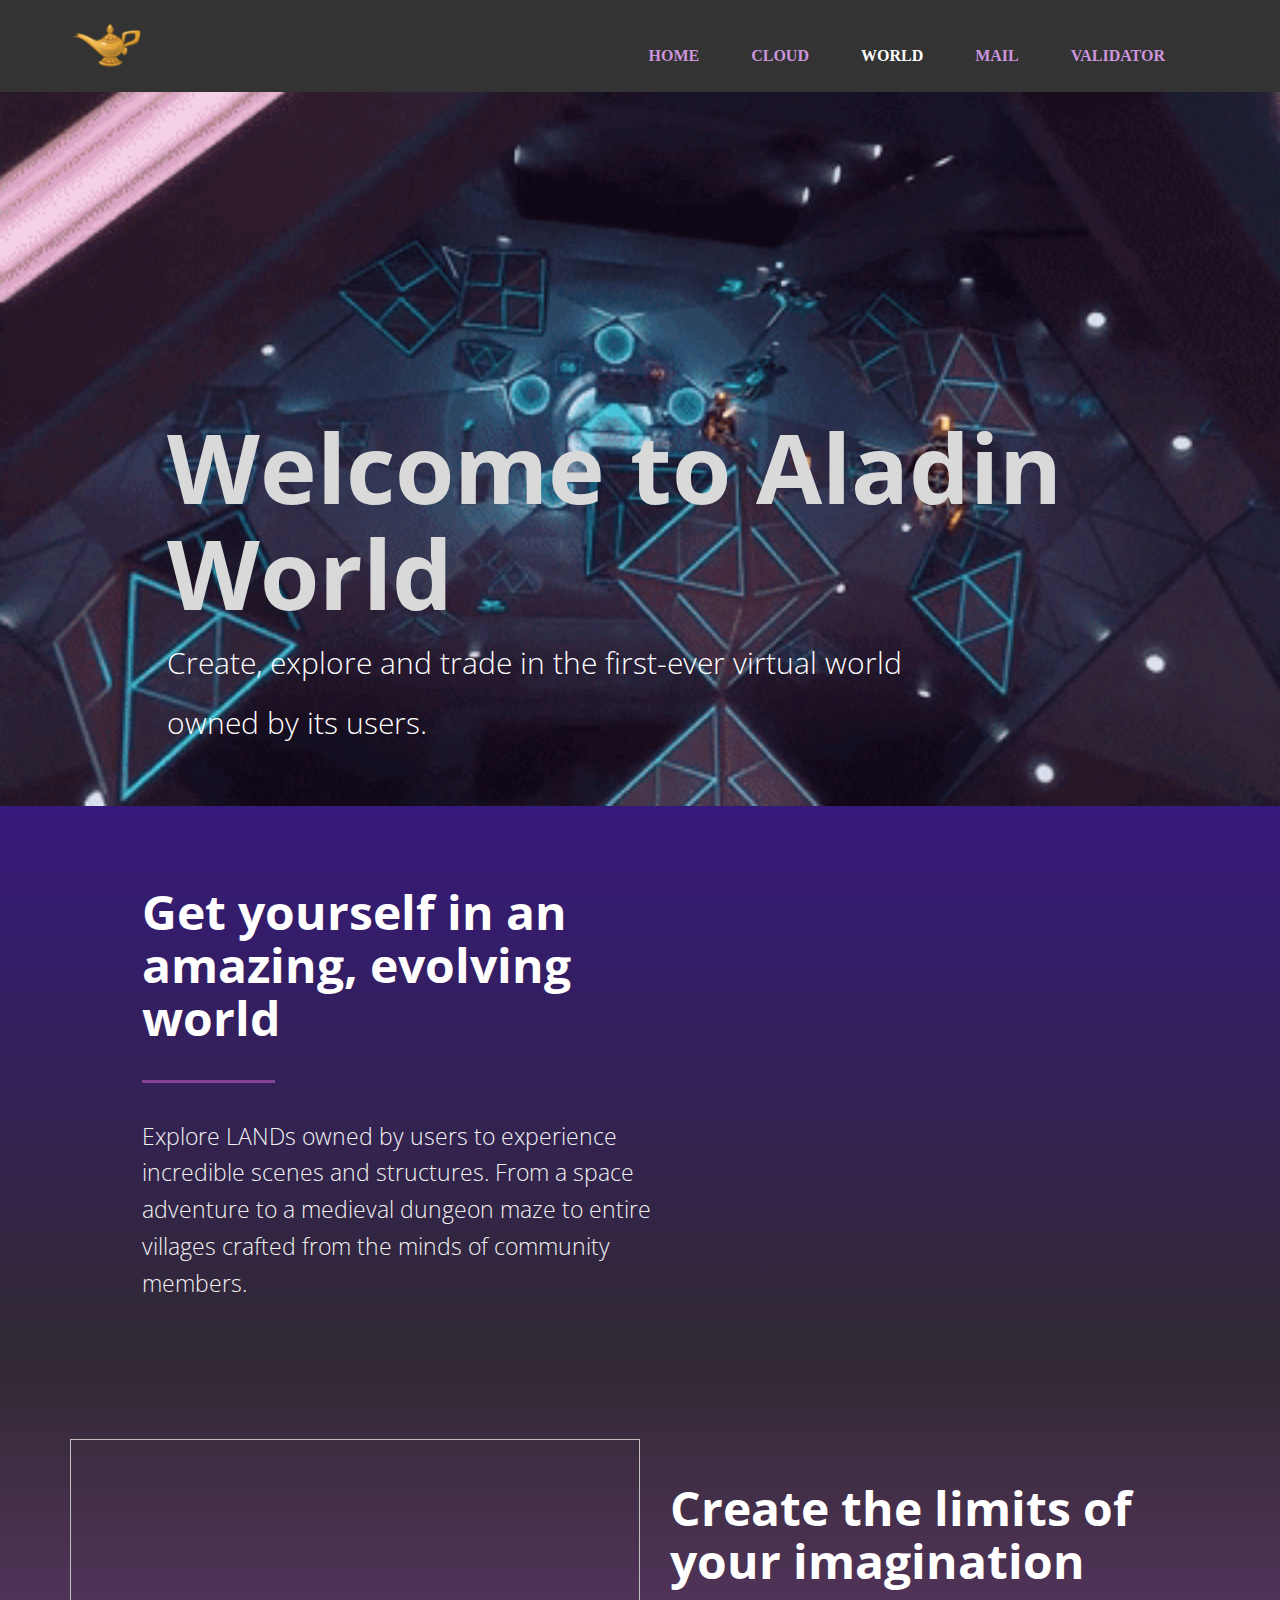
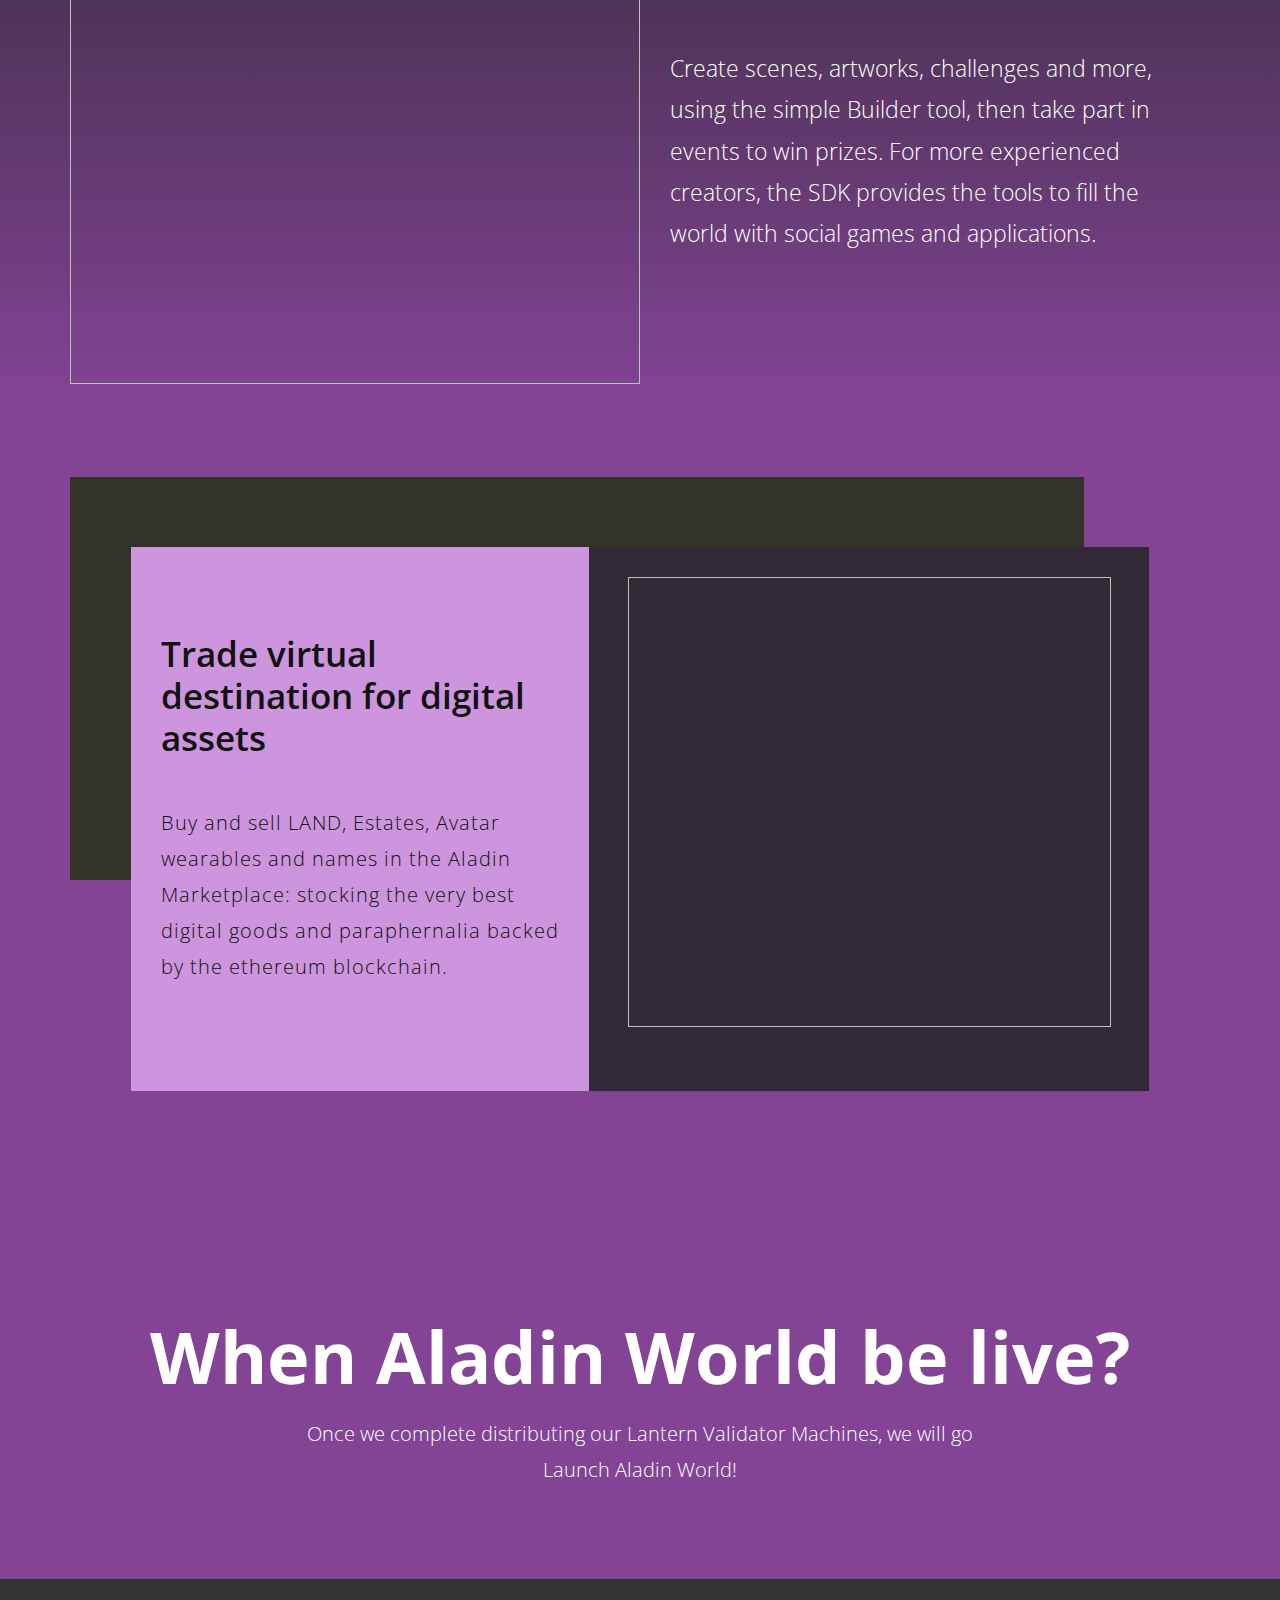
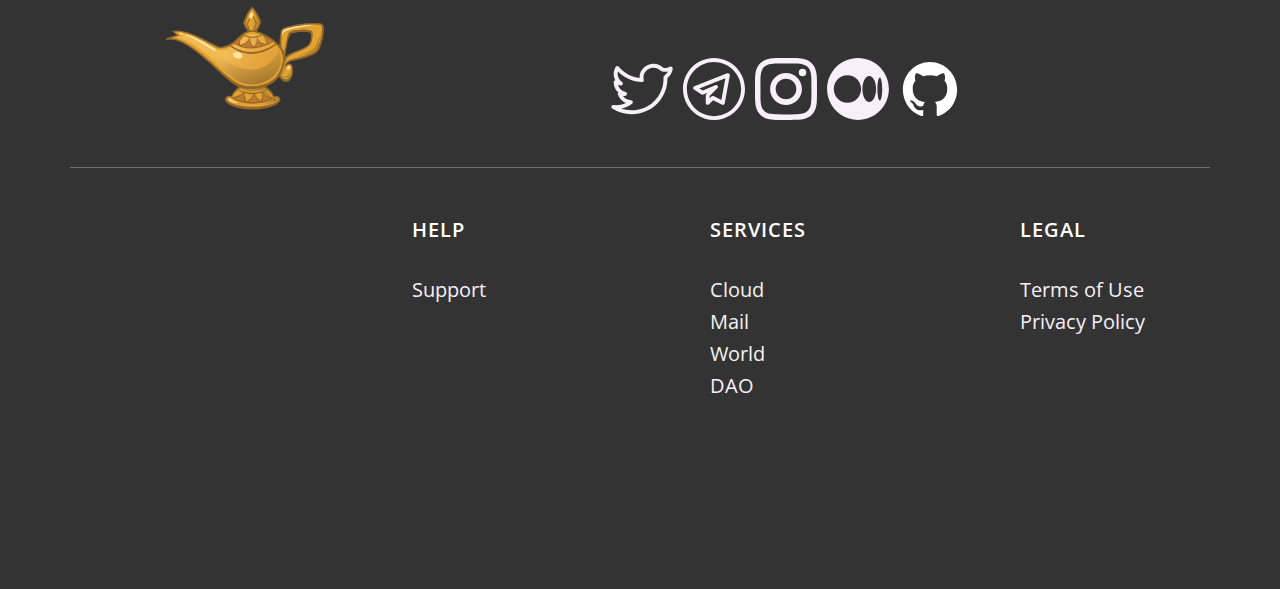
<file: WORLD.html>
<!DOCTYPE html>
<html style="font-size: 16px;"><head>
    <meta name="viewport" content="width=device-width, initial-scale=1.0">
    <meta charset="utf-8">
    <meta name="keywords" content="Virtual World, Virtual World NFT, Decentralized World, Decentralized  Land, MANA Token alternative,  Aladin World, Best crypto coin to invest ">
    <meta name="description" content="Explore Virtual World owned by users to experience incredible scenes and structures. The first fully decentralized world, Decentraland is controlled via the DAO and providing Strong Competion to MANA.">
    <meta name="page_type" content="np-template-header-footer-from-plugin">
    <title>Aladin World</title>
    <link rel="stylesheet" href="nicepage.css" media="screen">
<link rel="stylesheet" href="WORLD.css" media="screen">
    <script class="u-script" type="text/javascript" src="jquery.js" defer=""></script>
    <script class="u-script" type="text/javascript" src="nicepage.js" defer=""></script>
    <meta name="generator" content="Aladin">
    <meta property="og:title" content="Welcome to Virtual world by Aladin">
    <meta property="og:description" content="Explore Virtual World owned by users to experience incredible scenes and structures. The first fully decentralized world, Decentraland is controlled via the DAO and providing Strong Competion to MANA.">
    <meta property="og:image" content="images/Aladdin-Header-1.jpg">
    <link rel="icon" href="images/favicon.png">
    <link id="u-theme-google-font" rel="stylesheet" href="https://fonts.googleapis.com/css?family=Open+Sans:300,300i,400,400i,600,600i,700,700i,800,800i">
    
    
    
    
    
    
    <script type="application/ld+json">{
		"@context": "http://schema.org",
		"@type": "Organization",
		"name": "Aladin World",
		"logo": "images/aladin_world_logo-transparent.png",
		"sameAs": [
				"https://twitter.com/aladin_world",
				"https://t.me/aladinworld",
				"https://www.instagram.com/aladin.world.official/",
				"https://aladincloud.medium.com/",
				"https://github.com/Aladinworld/"
		]
}</script>
    <meta name="theme-color" content="#834496">
    <meta name="twitter:site" content="@">
    <meta name="twitter:card" content="summary_large_image">
    <meta name="twitter:title" content="Aladin World">
    <meta name="twitter:description" content="Aladin World">
    <meta property="og:type" content="website">
  </head>
  <body class="u-body"><header class="u-clearfix u-grey-80 u-header u-header" id="sec-edd5"><div class="u-clearfix u-sheet u-valign-bottom-lg u-valign-bottom-md u-valign-bottom-xl u-sheet-1">
        <a href="#" class="u-image u-logo u-image-1" src="" data-image-width="600" data-image-height="416">
          <img src="images/aladin_world_logo-transparent.png" class="u-logo-image u-logo-image-1">
        </a>
        <nav class="u-align-left u-menu u-menu-dropdown u-nav-spacing-25 u-offcanvas u-menu-1">
          <div class="menu-collapse" style="font-size: 1rem; letter-spacing: 0px; font-weight: 700;">
            <a class="u-button-style u-custom-active-border-color u-custom-border u-custom-border-color u-custom-borders u-custom-hover-border-color u-custom-left-right-menu-spacing u-custom-padding-bottom u-custom-text-active-color u-custom-text-color u-custom-text-hover-color u-custom-top-bottom-menu-spacing u-nav-link" href="#" style="padding: 8px; font-size: calc(1em + 16px);">
              <svg class="u-svg-link" preserveAspectRatio="xMidYMin slice" viewBox="0 0 302 302" style="undefined"><use xmlns:xlink="http://www.w3.org/1999/xlink" xlink:href="#svg-7b92"></use></svg>
              <svg xmlns="http://www.w3.org/2000/svg" xmlns:xlink="http://www.w3.org/1999/xlink" version="1.1" id="svg-7b92" x="0px" y="0px" viewBox="0 0 302 302" style="enable-background:new 0 0 302 302;" xml:space="preserve" class="u-svg-content"><g><rect y="36" width="302" height="30"></rect><rect y="236" width="302" height="30"></rect><rect y="136" width="302" height="30"></rect>
</g><g></g><g></g><g></g><g></g><g></g><g></g><g></g><g></g><g></g><g></g><g></g><g></g><g></g><g></g><g></g></svg>
            </a>
          </div>
          <div class="u-custom-menu u-nav-container">
            <ul class="u-nav u-spacing-20 u-unstyled u-nav-1"><li class="u-nav-item"><a class="u-border-active-palette-1-base u-border-hover-palette-1-base u-button-style u-nav-link u-text-active-white u-text-hover-palette-1-dark-1 u-text-palette-1-light-1" href="HOME.html" style="padding: 28px 16px;">HOME</a>
</li><li class="u-nav-item"><a class="u-border-active-palette-1-base u-border-hover-palette-1-base u-button-style u-nav-link u-text-active-white u-text-hover-palette-1-dark-1 u-text-palette-1-light-1" href="https://cloud.aladin.world/" target="_blank" style="padding: 28px 16px;">CLOUD</a>
</li><li class="u-nav-item"><a class="u-border-active-palette-1-base u-border-hover-palette-1-base u-button-style u-nav-link u-text-active-white u-text-hover-palette-1-dark-1 u-text-palette-1-light-1" href="WORLD.html" style="padding: 28px 16px;">WORLD</a>
</li><li class="u-nav-item"><a class="u-border-active-palette-1-base u-border-hover-palette-1-base u-button-style u-nav-link u-text-active-white u-text-hover-palette-1-dark-1 u-text-palette-1-light-1" href="https://mail.aladin.world/" target="_blank" style="padding: 28px 16px;">MAIL</a>
</li><li class="u-nav-item"><a class="u-border-active-palette-1-base u-border-hover-palette-1-base u-button-style u-nav-link u-text-active-white u-text-hover-palette-1-dark-1 u-text-palette-1-light-1" href="VALIDATOR.html" style="padding: 28px 16px;">VALIDATOR</a>
</li></ul>
          </div>
          <div class="u-custom-menu u-nav-container-collapse">
            <div class="u-align-center u-black u-container-style u-inner-container-layout u-opacity u-opacity-95 u-sidenav">
              <div class="u-inner-container-layout u-sidenav-overflow">
                <div class="u-menu-close"></div>
                <ul class="u-align-center u-nav u-popupmenu-items u-unstyled u-nav-2"><li class="u-nav-item"><a class="u-button-style u-nav-link" href="HOME.html" style="padding: 28px 16px;">HOME</a>
</li><li class="u-nav-item"><a class="u-button-style u-nav-link" href="https://cloud.aladin.world/" target="_blank" style="padding: 28px 16px;">CLOUD</a>
</li><li class="u-nav-item"><a class="u-button-style u-nav-link" href="WORLD.html" style="padding: 28px 16px;">WORLD</a>
</li><li class="u-nav-item"><a class="u-button-style u-nav-link" href="https://mail.aladin.world/" target="_blank" style="padding: 28px 16px;">MAIL</a>
</li><li class="u-nav-item"><a class="u-button-style u-nav-link" href="VALIDATOR.html" style="padding: 28px 16px;">VALIDATOR</a>
</li></ul>
              </div>
            </div>
            <div class="u-black u-menu-overlay u-opacity u-opacity-70"></div>
          </div>
        </nav>
      </div></header>
    <section class="u-clearfix u-palette-1-base u-section-1" id="carousel_4870">
      <div class="u-clearfix u-expanded-width u-gutter-0 u-layout-wrap u-layout-wrap-1">
        <div class="u-layout">
          <div class="u-layout-row">
            <div class="u-align-center-xs u-align-left-lg u-align-left-md u-align-left-sm u-align-left-xl u-container-style u-image u-layout-cell u-size-60 lazyload u-image-1" data-image-width="480" data-image-height="270" data-bg="url(&quot;images/6ea0045f-fdf2-4d50-99ee-d2fb714696df.gif&quot;)">
              <div class="u-container-layout u-container-layout-1">
                <h1 class="u-text u-text-grey-15 u-title u-text-1">Welcome to Aladin World</h1>
                <p class="u-text u-text-white u-text-2"> Create, explore and trade in the first-ever virtual world owned by its users.</p>
              </div>
            </div>
          </div>
        </div>
      </div>
    </section>
    <section class="u-clearfix u-gradient u-section-2" id="sec-e25a">
      <div class="u-clearfix u-sheet u-sheet-1">
        <div class="u-clearfix u-expanded-width-sm u-gutter-30 u-layout-wrap u-layout-wrap-1">
          <div class="u-layout">
            <div class="u-layout-row">
              <div class="u-container-style u-layout-cell u-right-cell u-size-60 u-layout-cell-1">
                <div class="u-container-layout u-container-layout-1">
                  <h1 class="u-text u-text-white u-text-1">Get yourself in an amazing, evolving world</h1>
                  <div class="u-border-3 u-border-palette-1-base u-line u-line-horizontal u-line-1"></div>
                  <p class="u-text u-text-grey-5 u-text-2"> Explore LANDs owned by users to experience incredible scenes and structures. From a space adventure to a medieval dungeon maze to entire villages crafted from the minds of community members.</p>
                </div>
              </div>
            </div>
          </div>
        </div>
      </div>
    </section>
    <section class="u-clearfix u-gradient u-section-3" id="carousel_4d74">
      <div class="u-clearfix u-sheet u-valign-middle-lg u-sheet-1">
        <img alt="" class="u-expanded-width-md u-expanded-width-sm u-expanded-width-xs u-image u-image-contain u-image-default lazyload u-image-1" data-image-width="447" data-image-height="559" data-src="images/png-transparent-aladdin-beauty-and-the-beast-soundtrack-album-a-whole-new-world-carpet-album-furniture-fictional-characte.png">
        <div class="u-clearfix u-expanded-width-md u-expanded-width-sm u-layout-wrap u-layout-wrap-1">
          <div class="u-layout">
            <div class="u-layout-col">
              <div class="u-size-30">
                <div class="u-layout-row">
                  <div class="u-align-center-sm u-align-center-xs u-align-left-lg u-align-left-md u-align-left-xl u-container-style u-layout-cell u-size-60 u-layout-cell-1">
                    <div class="u-container-layout u-container-layout-1">
                      <h1 class="u-text u-text-body-alt-color u-text-1"> Create the limits of your imagination</h1>
                    </div>
                  </div>
                </div>
              </div>
              <div class="u-size-30">
                <div class="u-layout-row">
                  <div class="u-container-style u-layout-cell u-size-60 u-layout-cell-2">
                    <div class="u-container-layout u-container-layout-2">
                      <p class="u-text u-text-body-alt-color u-text-2"> Create scenes, artworks, challenges and more, using the simple Builder tool, then take part in events to win prizes. For more experienced creators, the SDK provides the tools to fill the world with social games and applications.</p>
                    </div>
                  </div>
                </div>
              </div>
            </div>
          </div>
        </div>
      </div>
    </section>
    <section class="u-align-center u-clearfix u-palette-1-dark-1 u-section-4" id="sec-f7fc">
      <div class="u-clearfix u-sheet u-valign-middle u-sheet-1">
        <div class="u-palette-5-dark-3 u-shape u-shape-rectangle u-shape-1"></div>
        <div class="u-palette-1-base u-shape u-shape-rectangle u-shape-2"></div>
        <div class="u-clearfix u-layout-wrap u-layout-wrap-1">
          <div class="u-gutter-0 u-layout">
            <div class="u-layout-row">
              <div class="u-align-left u-container-style u-layout-cell u-palette-1-light-1 u-size-27 u-layout-cell-1">
                <div class="u-container-layout u-container-layout-1">
                  <h3 class="u-text u-text-body-color u-text-1"> Trade virtual destination for digital assets</h3>
                  <p class="u-text u-text-body-color u-text-2"> Buy and sell LAND, Estates, Avatar wearables and names in the Aladin Marketplace: stocking the very best digital goods and paraphernalia backed by the ethereum blockchain.</p>
                </div>
              </div>
              <div class="u-container-style u-layout-cell u-palette-1-dark-3 u-size-33 u-layout-cell-2">
                <div class="u-container-layout u-valign-top u-container-layout-2">
                  <img alt="" class="u-image u-image-contain u-image-default lazyload u-image-1" data-image-width="500" data-image-height="281" data-src="images/tumblr_pa66uc5eFi1vfdbcyo3_500.gif">
                </div>
              </div>
            </div>
          </div>
        </div>
      </div>
    </section>
    <section class="u-align-center u-clearfix u-palette-1-dark-1 u-section-5" id="sec-6c7c">
      <div class="u-clearfix u-sheet u-valign-middle u-sheet-1">
        <h1 class="u-text u-text-default u-text-1">When Aladin World be live?</h1>
        <p class="u-text u-text-2">Once we complete distributing our Lantern Validator Machines, we will go Launch Aladin World!</p>
      </div>
    </section>
    
    
    <footer class="u-clearfix u-footer u-grey-80" id="sec-f2e8"><div class="u-clearfix u-sheet u-sheet-1">
        <a href="HOME.html" data-page-id="62372677" class="u-image u-logo u-image-1" data-image-width="600" data-image-height="416" title="HOME">
          <img src="images/aladin_world_logo-transparent1.png" class="u-logo-image u-logo-image-1">
        </a>
        <div class="u-social-icons u-spacing-10 u-social-icons-1">
          <a class="u-social-url" title="Twitter" target="_blank" href="https://twitter.com/aladin_world"><span class="u-icon u-social-facebook u-social-icon u-text-palette-1-light-3 u-icon-1"><svg class="u-svg-link" preserveAspectRatio="xMidYMin slice" viewBox="0 0 24 24" style=""><use xmlns:xlink="http://www.w3.org/1999/xlink" xlink:href="#svg-fc91"></use></svg><svg class="u-svg-content" viewBox="0 0 24 24" id="svg-fc91"><path d="m.473 19.595c2.222 1.41 4.808 2.155 7.478 2.155 3.91 0 7.493-1.502 10.09-4.229 2.485-2.61 3.852-6.117 3.784-9.676.942-.806 2.05-2.345 2.05-3.845 0-.575-.624-.94-1.13-.647-.885.52-1.692.656-2.522.423-1.695-1.652-4.218-2-6.344-.854-1.858 1-2.891 2.83-2.798 4.83-3.139-.383-6.039-1.957-8.061-4.403-.332-.399-.962-.352-1.226.1-.974 1.668-.964 3.601-.117 5.162-.403.071-.652.41-.652.777 0 1.569.706 3.011 1.843 3.995-.212.204-.282.507-.192.777.5 1.502 1.632 2.676 3.047 3.264-1.539.735-3.241.98-4.756.794-.784-.106-1.171.948-.494 1.377zm7.683-1.914c.561-.431.263-1.329-.441-1.344-1.24-.026-2.369-.637-3.072-1.598.339-.022.69-.074 1.024-.164.761-.206.725-1.304-.048-1.459-1.403-.282-2.504-1.304-2.917-2.62.377.093.761.145 1.144.152.759.004 1.046-.969.427-1.376-1.395-.919-1.99-2.542-1.596-4.068 2.436 2.468 5.741 3.955 9.237 4.123.501.031.877-.44.767-.917-.475-2.059.675-3.502 1.91-4.167 1.222-.66 3.184-.866 4.688.712.447.471 1.955.489 2.722.31-.344.648-.873 1.263-1.368 1.609-.211.148-.332.394-.319.651.161 3.285-1.063 6.551-3.358 8.96-2.312 2.427-5.509 3.764-9.004 3.764-1.39 0-2.753-.226-4.041-.662 1.54-.298 3.003-.95 4.245-1.906z"></path></svg></span>
          </a>
          <a class="u-social-url" title="Telegram" target="_blank" href="https://t.me/aladinworld"><span class="u-icon u-social-icon u-social-twitter u-text-palette-1-light-3 u-icon-2"><svg class="u-svg-link" preserveAspectRatio="xMidYMin slice" viewBox="0 0 24 24" style=""><use xmlns:xlink="http://www.w3.org/1999/xlink" xlink:href="#svg-c9dd"></use></svg><svg class="u-svg-content" viewBox="0 0 24 24" id="svg-c9dd"><path d="m12 24c6.617 0 12-5.383 12-12s-5.383-12-12-12-12 5.383-12 12 5.383 12 12 12zm0-22.5c5.79 0 10.5 4.71 10.5 10.5s-4.71 10.5-10.5 10.5-10.5-4.71-10.5-10.5 4.71-10.5 10.5-10.5z"></path><path d="m7.896 14.155 1.568-.681-.44.441c-.141.141-.22.332-.22.53v2.935c0 .672.812.998 1.28.53l1.574-1.574 3.43 1.715c.444.222.981-.041 1.073-.537l1.957-10.761c.103-.579-.467-1.047-1.012-.833l-12.716 4.977c-.57.222-.646 1.002-.13 1.331l2.934 1.872c.21.134.475.155.702.055zm8.506-6.347-1.537 8.455-3.02-1.509c-.292-.146-.64-.085-.865.141l-.676.676v-.813l3.007-3.007c.583-.583-.073-1.545-.829-1.218l-4.817 2.09-1.354-.864z"></path></svg></span>
          </a>
          <a class="u-social-url" title="instagram" target="_blank" href="https://www.instagram.com/aladin.world.official/"><span class="u-icon u-social-icon u-social-instagram u-text-palette-1-light-3 u-icon-3"><svg class="u-svg-link" preserveAspectRatio="xMidYMin slice" viewBox="0 0 24 24" style=""><use xmlns:xlink="http://www.w3.org/1999/xlink" xlink:href="#svg-6afa"></use></svg><svg class="u-svg-content" viewBox="0 0 24 24" id="svg-6afa"><path d="m12.004 5.838c-3.403 0-6.158 2.758-6.158 6.158 0 3.403 2.758 6.158 6.158 6.158 3.403 0 6.158-2.758 6.158-6.158 0-3.403-2.758-6.158-6.158-6.158zm0 10.155c-2.209 0-3.997-1.789-3.997-3.997s1.789-3.997 3.997-3.997 3.997 1.789 3.997 3.997c.001 2.208-1.788 3.997-3.997 3.997z"></path><path d="m16.948.076c-2.208-.103-7.677-.098-9.887 0-1.942.091-3.655.56-5.036 1.941-2.308 2.308-2.013 5.418-2.013 9.979 0 4.668-.26 7.706 2.013 9.979 2.317 2.316 5.472 2.013 9.979 2.013 4.624 0 6.22.003 7.855-.63 2.223-.863 3.901-2.85 4.065-6.419.104-2.209.098-7.677 0-9.887-.198-4.213-2.459-6.768-6.976-6.976zm3.495 20.372c-1.513 1.513-3.612 1.378-8.468 1.378-5 0-7.005.074-8.468-1.393-1.685-1.677-1.38-4.37-1.38-8.453 0-5.525-.567-9.504 4.978-9.788 1.274-.045 1.649-.06 4.856-.06l.045.03c5.329 0 9.51-.558 9.761 4.986.057 1.265.07 1.645.07 4.847-.001 4.942.093 6.959-1.394 8.453z"></path><circle cx="18.406" cy="5.595" r="1.439"></circle></svg></span>
          </a>
          <a class="u-social-url" target="_blank" data-type="Medium" title="Medium" href="https://aladincloud.medium.com/"><span class="u-icon u-social-icon u-social-medium u-text-palette-1-light-3 u-icon-4"><svg class="u-svg-link" preserveAspectRatio="xMidYMin slice" viewBox="0 0 512 512" style=""><use xmlns:xlink="http://www.w3.org/1999/xlink" xlink:href="#svg-5d31"></use></svg><svg class="u-svg-content" viewBox="0 0 512 512" id="svg-5d31" style="fill-rule:evenodd;clip-rule:evenodd;stroke-linejoin:round;stroke-miterlimit:2;"><g><path d="M511.2,256C511.2,115.155 396.851,0.806 256.006,0.806L255.994,0.806C115.149,0.806 0.8,115.155 0.8,256C0.8,396.845 115.149,511.194 255.994,511.194L256.006,511.194C396.851,511.194 511.2,396.845 511.2,256ZM281.624,256.002C281.624,318.733 231.116,369.586 168.814,369.586C106.512,369.586 56,318.721 56,256.002C56,193.282 106.508,142.414 168.814,142.414C231.12,142.414 281.624,193.271 281.624,256.002ZM405.381,256.002C405.381,315.05 380.126,362.936 348.974,362.936C317.821,362.936 292.567,315.05 292.567,256.002C292.567,196.954 317.817,149.067 348.97,149.067C380.123,149.067 405.377,196.939 405.377,256.002L405.381,256.002ZM456,256.002C456,308.894 447.119,351.798 436.162,351.798C425.204,351.798 416.327,308.906 416.327,256.002C416.327,203.098 425.207,160.206 436.162,160.206C447.116,160.206 456,203.094 456,256.002Z"></path>
</g></svg></span>
          </a>
          <a class="u-social-url" target="_blank" data-type="Github" title="Github" href="https://github.com/Aladinworld/"><span class="u-icon u-social-github u-social-icon u-icon-5"><svg class="u-svg-link" preserveAspectRatio="xMidYMin slice" viewBox="0 0 512 512" style=""><use xmlns:xlink="http://www.w3.org/1999/xlink" xlink:href="#svg-927a"></use></svg><svg class="u-svg-content" viewBox="0 0 512 512" id="svg-927a" style="enable-background:new 0 0 512 512;"><style type="text/css"> .st0{fill-rule:evenodd;clip-rule:evenodd;} </style><g><path class="st0" d="M256,32C132.3,32,32,134.8,32,261.7c0,101.5,64.2,187.5,153.2,217.9c11.2,2.1,15.3-5,15.3-11.1   c0-5.5-0.2-19.9-0.3-39.1c-62.3,13.9-75.5-30.8-75.5-30.8c-10.2-26.5-24.9-33.6-24.9-33.6c-20.3-14.3,1.5-14,1.5-14   c22.5,1.6,34.3,23.7,34.3,23.7c20,35.1,52.4,25,65.2,19.1c2-14.8,7.8-25,14.2-30.7c-49.7-5.8-102-25.5-102-113.5   c0-25.1,8.7-45.6,23-61.6c-2.3-5.8-10-29.2,2.2-60.8c0,0,18.8-6.2,61.6,23.5c17.9-5.1,37-7.6,56.1-7.7c19,0.1,38.2,2.6,56.1,7.7   c42.8-29.7,61.5-23.5,61.5-23.5c12.2,31.6,4.5,55,2.2,60.8c14.3,16.1,23,36.6,23,61.6c0,88.2-52.4,107.6-102.3,113.3   c8,7.1,15.2,21.1,15.2,42.5c0,30.7-0.3,55.5-0.3,63c0,6.1,4,13.3,15.4,11C415.9,449.1,480,363.1,480,261.7   C480,134.8,379.7,32,256,32z"></path>
</g></svg></span>
          </a>
        </div>
        <div class="u-align-left u-border-1 u-border-white u-expanded-width u-line u-line-horizontal u-opacity u-opacity-30 u-line-1"></div>
        <div class="u-clearfix u-expanded-width u-gutter-100 u-layout-wrap u-layout-wrap-1">
          <div class="u-gutter-0 u-layout">
            <div class="u-layout-row">
              <div class="u-align-left u-container-style u-layout-cell u-left-cell u-size-15 u-size-30-md u-layout-cell-1">
                <div class="u-container-layout u-container-layout-1"></div>
              </div>
              <div class="u-align-left u-container-style u-layout-cell u-size-15 u-size-30-md u-layout-cell-2">
                <div class="u-container-layout u-valign-top u-container-layout-2"><!--position-->
                  <div data-position="" class="u-position u-position-1"><!--block-->
                    <div class="u-block">
                      <div class="u-block-container u-clearfix"><!--block_header-->
                        <h5 class="u-block-header u-text"><!--block_header_content--> HELP<!--/block_header_content--></h5><!--/block_header--><!--block_content-->
                        <div class="u-block-content u-text u-text-2"><!--block_content_content-->
                          <a href="https://aladin.tawk.help/" class="u-active-none u-border-none u-btn u-button-link u-button-style u-hover-none u-none u-text-palette-1-light-3 u-btn-1" target="_blank">
                            <br>Support
                          </a><!--/block_content_content-->
                        </div><!--/block_content-->
                      </div>
                    </div><!--/block-->
                  </div><!--/position-->
                </div>
              </div>
              <div class="u-align-left u-container-style u-layout-cell u-size-15 u-size-30-md u-layout-cell-3">
                <div class="u-container-layout u-valign-top-lg u-valign-top-md u-valign-top-sm u-valign-top-xl u-container-layout-3"><!--position-->
                  <div data-position="" class="u-position u-position-2"><!--block-->
                    <div class="u-block">
                      <div class="u-block-container u-clearfix"><!--block_header-->
                        <h5 class="u-block-header u-text"><!--block_header_content--> SERVICES<!--/block_header_content--></h5><!--/block_header--><!--block_content-->
                        <div class="u-block-content u-text u-text-4"><!--block_content_content-->
                          <br>
                          <a href="https://cloud.aladin.world/" class="u-active-none u-border-none u-btn u-button-link u-button-style u-hover-none u-none u-text-grey-5 u-btn-2" target="_blank">Cloud</a>
                          <br>
                          <a href="https://mail.aladin.world/" class="u-active-none u-border-none u-btn u-button-link u-button-style u-hover-none u-none u-text-grey-5 u-btn-3" target="_blank">Mail</a>
                          <br>
                          <a href="WORLD.html" data-page-id="58585666" class="u-border-none u-btn u-button-link u-button-style u-text-grey-5 u-btn-4">World</a>
                          <br>
                          <a href="https://aladin.world/dao" class="u-active-none u-border-none u-btn u-button-link u-button-style u-hover-none u-none u-text-palette-1-light-3 u-btn-5" target="_blank">DAO</a><!--/block_content_content-->
                        </div><!--/block_content-->
                      </div>
                    </div><!--/block-->
                  </div><!--/position-->
                </div>
              </div>
              <div class="u-align-left u-container-style u-layout-cell u-right-cell u-size-15 u-size-30-md u-layout-cell-4">
                <div class="u-container-layout u-valign-top u-container-layout-4"><!--position-->
                  <div data-position="" class="u-position"><!--block-->
                    <div class="u-block">
                      <div class="u-block-container u-clearfix"><!--block_header-->
                        <h5 class="u-block-header u-text"><!--block_header_content--> LEGAL<!--/block_header_content--></h5><!--/block_header--><!--block_content-->
                        <div class="u-block-content u-text u-text-6"><!--block_content_content-->
                          <a href="Terms-and-Conditions.html" data-page-id="35722977" class="u-active-none u-border-none u-btn u-button-link u-button-style u-hover-none u-none u-text-palette-1-light-3 u-btn-6">
                            <br>Terms of Use
                          </a>
                          <a href="Privacy.html" data-page-id="60254069" class="u-active-none u-border-none u-btn u-button-link u-button-style u-hover-none u-none u-text-palette-1-light-3 u-btn-7">
                            <br>Privacy Policy
                          </a><!--/block_content_content-->
                        </div><!--/block_content-->
                      </div>
                    </div><!--/block-->
                  </div><!--/position-->
                </div>
              </div>
            </div>
          </div>
        </div>
      </div></footer>
  
</body></html>
</file>
